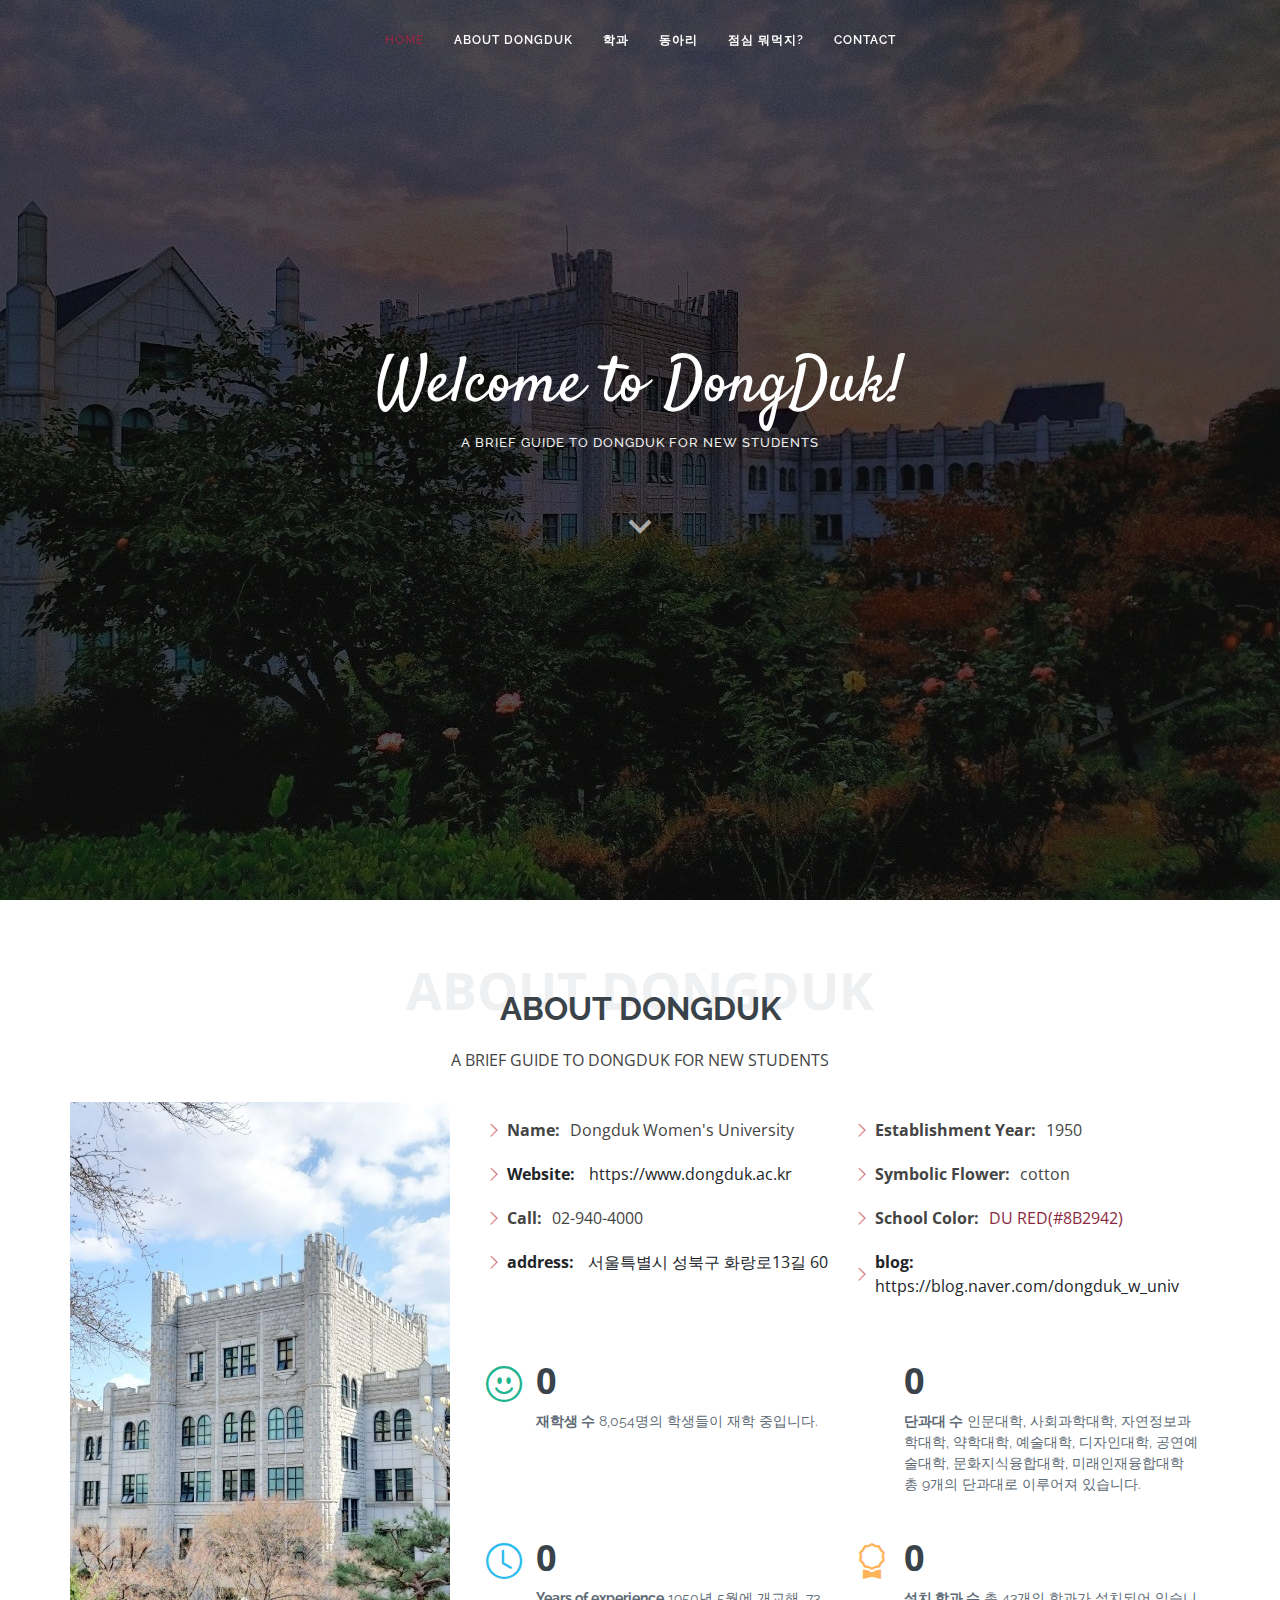
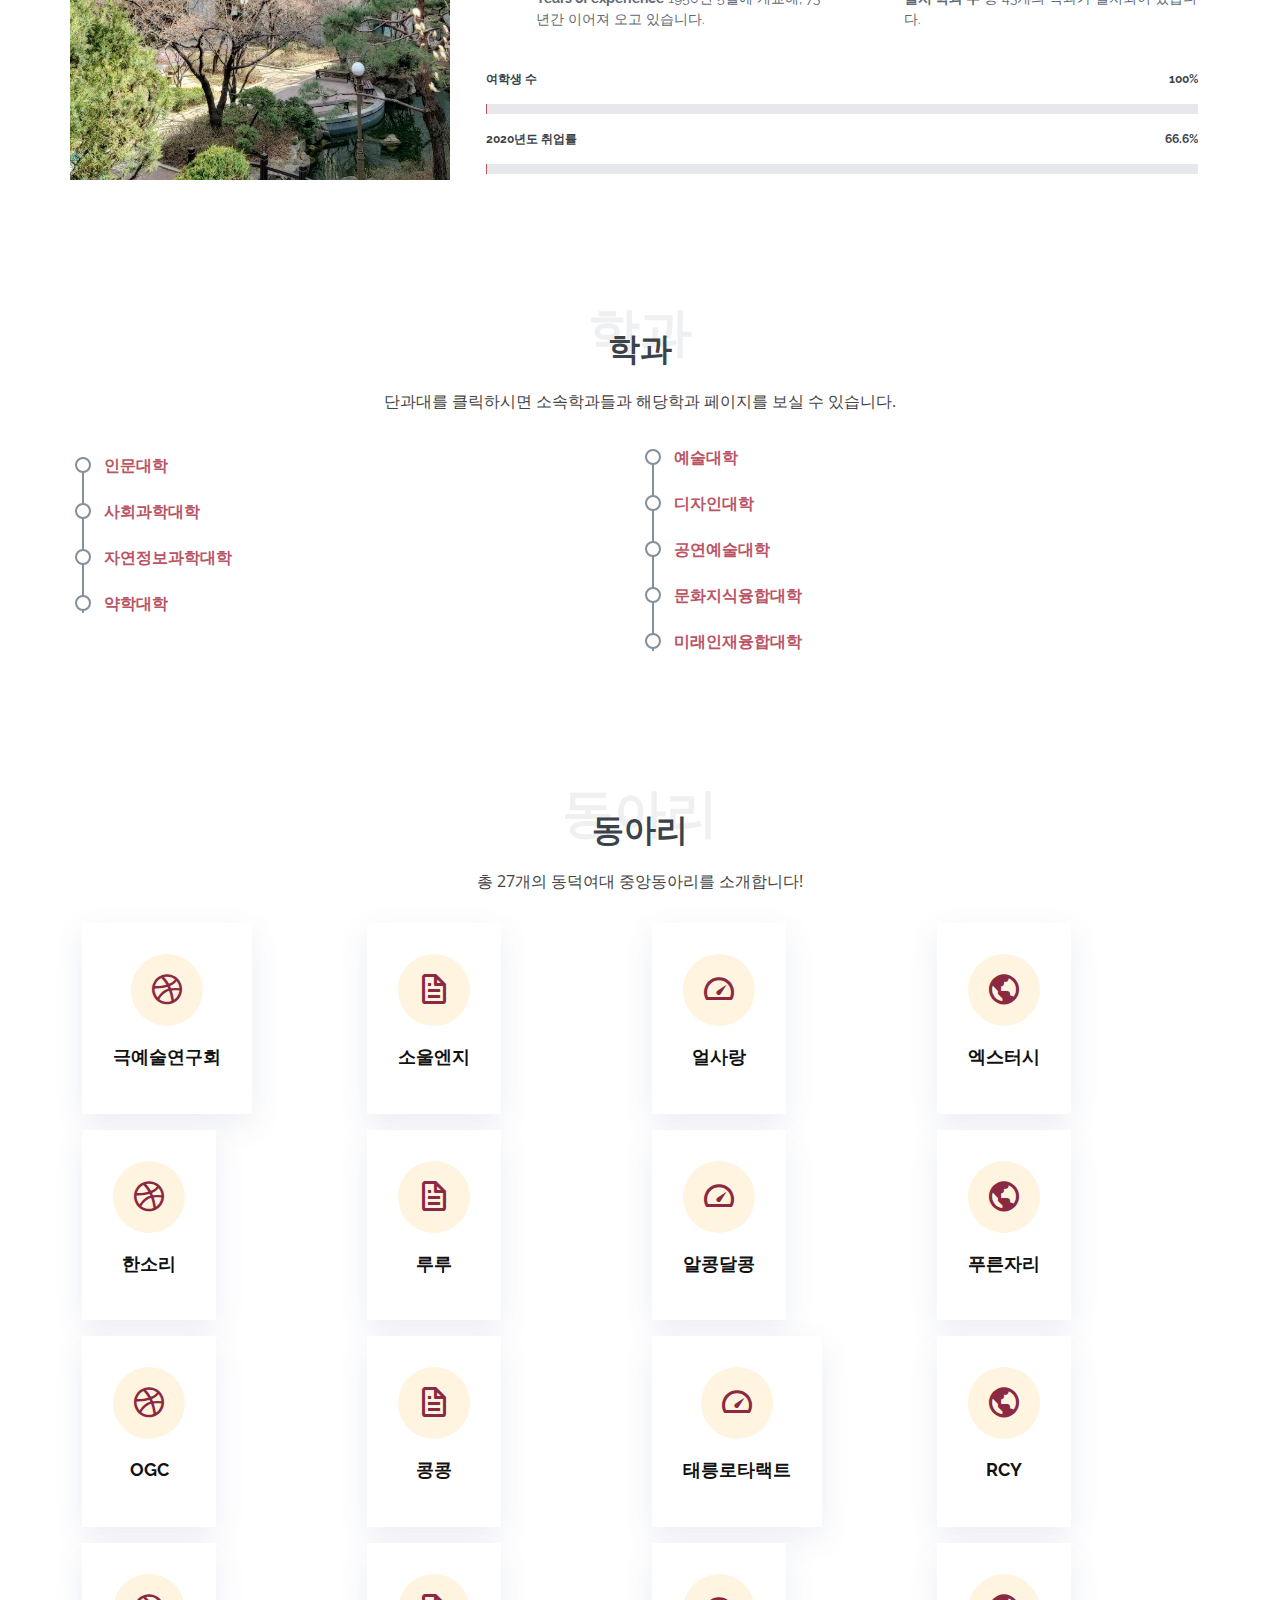
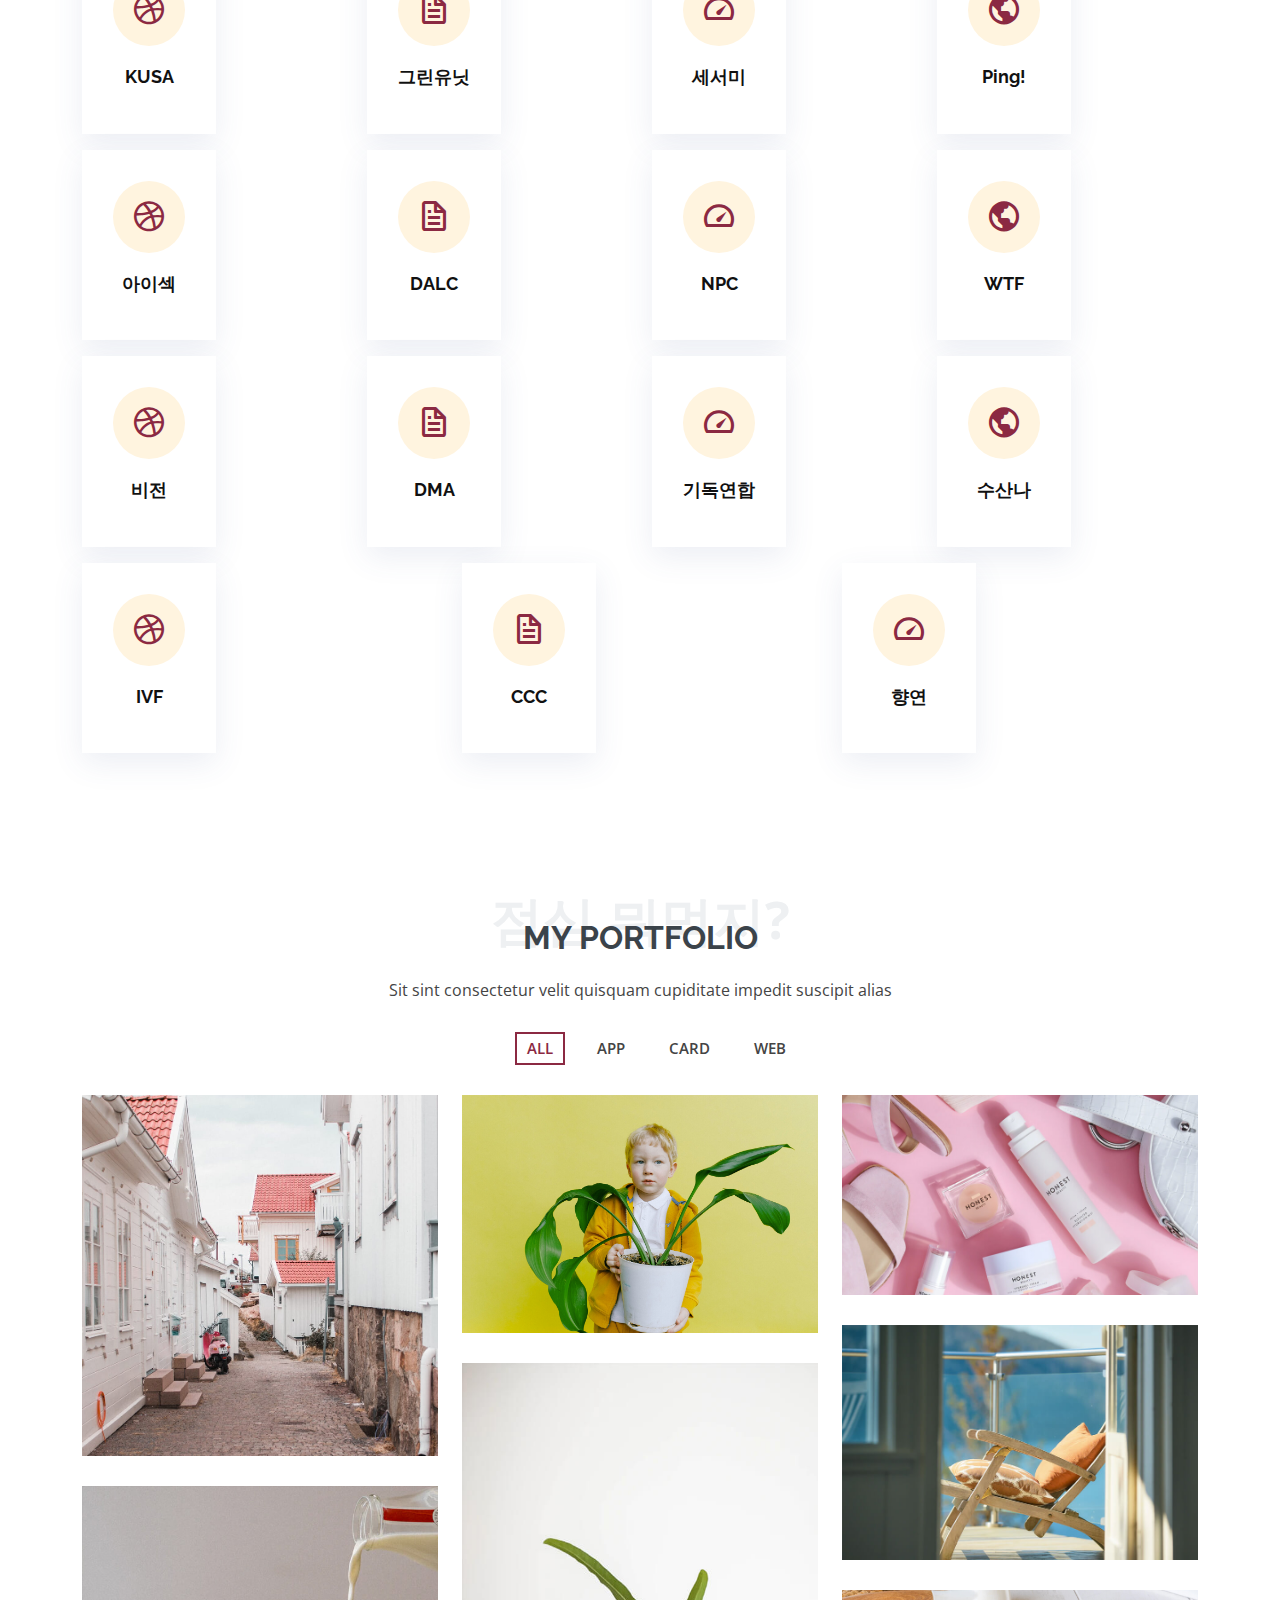
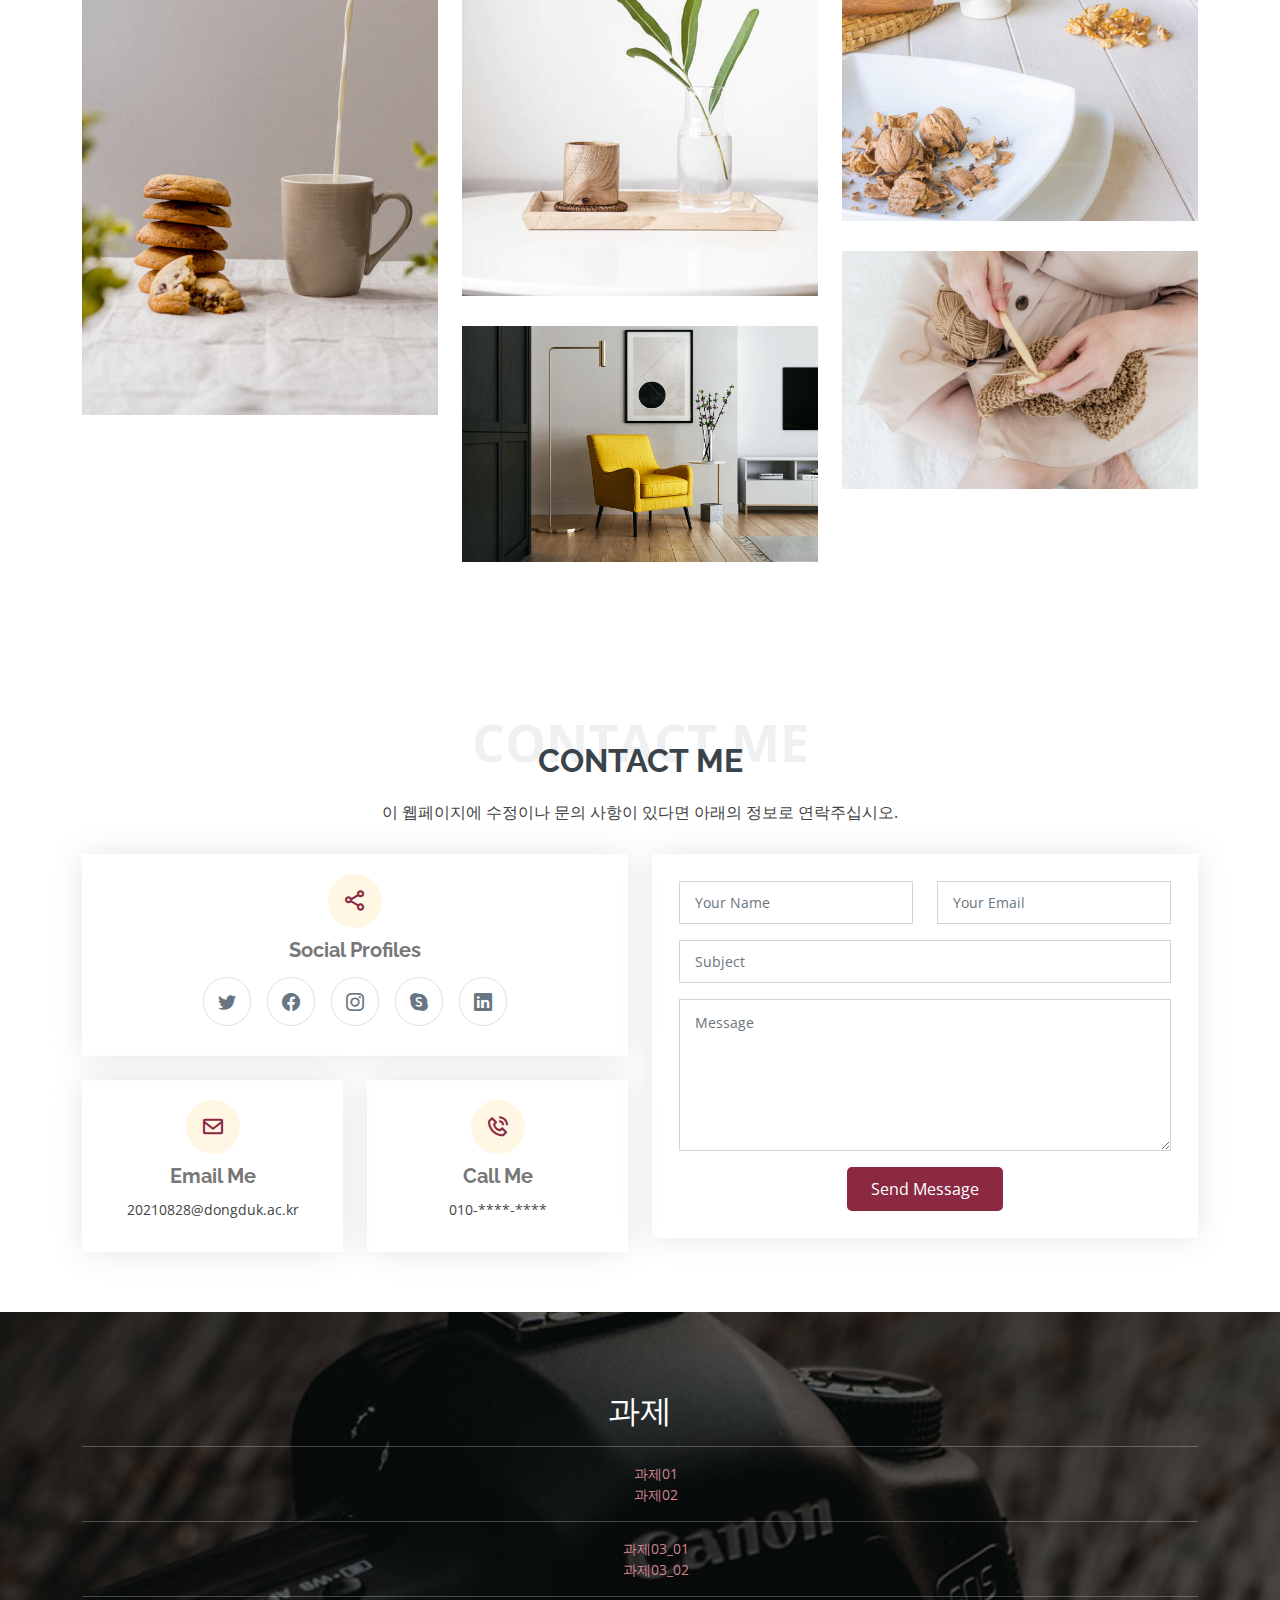
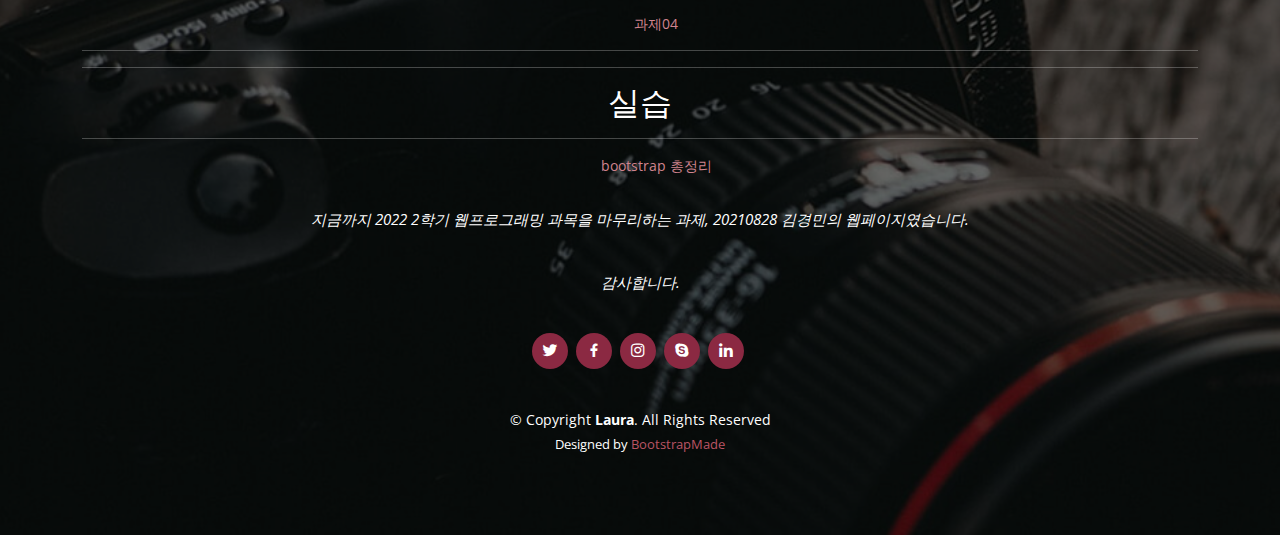
<file: index.html>
<!DOCTYPE html>
<html lang="en">

<head>
  <meta charset="utf-8">
  <meta content="width=device-width, initial-scale=1.0" name="viewport">

  <title>welcome to dongduk! - Index</title>
  <meta content="" name="description">
  <meta content="" name="keywords">

  <!-- Favicons -->
  <link href="assets/img/favicon.png" rel="icon">
  <link href="assets/img/apple-touch-icon.png" rel="apple-touch-icon">

  <!-- Google Fonts -->
  <link href="https://fonts.googleapis.com/css?family=Open+Sans:300,300i,400,400i,600,600i,700,700i|Raleway:300,300i,400,400i,500,500i,600,600i,700,700i|Satisfy" rel="stylesheet">

  <!-- Vendor CSS Files -->
  <link href="assets/vendor/bootstrap/css/bootstrap.min.css" rel="stylesheet">
  <link href="assets/vendor/bootstrap-icons/bootstrap-icons.css" rel="stylesheet">
  <link href="assets/vendor/boxicons/css/boxicons.min.css" rel="stylesheet">
  <link href="assets/vendor/glightbox/css/glightbox.min.css" rel="stylesheet">
  <link href="assets/vendor/swiper/swiper-bundle.min.css" rel="stylesheet">



  <!-- Template Main CSS File -->
  <link href="assets/css/style.css" rel="stylesheet">

  <!-- =======================================================
  * Template Name: Laura - v4.10.0
  * Template URL: https://bootstrapmade.com/laura-free-creative-bootstrap-theme/
  * Author: BootstrapMade.com
  * License: https://bootstrapmade.com/license/
  ======================================================== -->
</head>

<body>

  <!-- ======= Header ======= -->
  <header id="header" class="fixed-top d-flex justify-content-center align-items-center header-transparent">

    <nav id="navbar" class="navbar">
      <ul>
        <li><a class="nav-link scrollto active" href="#hero">Home</a></li>
        <li><a class="nav-link scrollto" href="#about">about dongduk</a></li>
        <li><a class="nav-link scrollto" href="#resume">학과</a></li>
        <li><a class="nav-link scrollto" href="#services">동아리</a></li>
        <li><a class="nav-link scrollto " href="#portfolio">점심 뭐먹지?</a></li>
        <li><a class="nav-link scrollto" href="#contact">Contact</a></li>
      </ul>
      <i class="bi bi-list mobile-nav-toggle"></i>
    </nav><!-- .navbar -->

  </header><!-- End Header -->

  <!-- ======= Hero Section ======= -->
  <section id="hero">
    <div class="hero-container">
      <h1>Welcome to DongDuk!</h1>
      <h2>A brief guide to Dongduk for new students</h2>
      <a href="#about" class="btn-scroll scrollto" title="Scroll Down"><i class="bx bx-chevron-down"></i></a>
    </div>
  </section><!-- End Hero -->

  <main id="main">

    <!-- ======= About Me Section ======= -->
    <section id="about" class="about">
      <div class="container">

        <div class="section-title">
          <span>About DongDuk</span>
          <h2>About DongDuk</h2>
          <p>A BRIEF GUIDE TO DONGDUK FOR NEW STUDENTS</p>
        </div>


        <div class="row">
          <div class="image col-lg-4 d-flex align-items-stretch justify-content-center justify-content-lg-start"></div>
          <div class="col-lg-8 d-flex flex-column align-items-stretch">
            <div class="content ps-lg-4 d-flex flex-column justify-content-center">
              <div class="row pt-3">
                <div class="col-lg-6">
                  <ul>
                    <li><i class="bi bi-chevron-right"></i> <strong>Name:</strong> <span>Dongduk Women's University</span></li>
                    <li><i class="bi bi-chevron-right"></i> <a href="https://www.dongduk.ac.kr/"  class="text-body">
                      <strong>Website:</strong> <span>https://www.dongduk.ac.kr</span></a></li>
                    <li><i class="bi bi-chevron-right"></i> <strong>Call:</strong> <span>02-940-4000</span></li>
                    <li><i class="bi bi-chevron-right"></i>
                      <a href="https://map.naver.com/v5/entry/place/11593461?c=14141782.7682132,4524032.9718274,15,0,0,0,dh" class="text-body">
                        <strong>address:</strong> <span>서울특별시 성북구 화랑로13길 60</span></a></li></ul>
                </div>
                <div class="col-lg-6">
                  <ul>
                    <li><i class="bi bi-chevron-right"></i> <strong>Establishment Year:</strong> <span>1950</span></li>
                    <li><i class="bi bi-chevron-right"></i> <strong>Symbolic Flower:</strong> <span>cotton</span></li>
                    <li><i class="bi bi-chevron-right"></i> <strong>School Color:</strong> <span style="color:#8B2942">DU RED(#8B2942)</span></li>
                    <li><i class="bi bi-chevron-right"></i> <a href="https://blog.naver.com/dongduk_w_univ" class="text-body"><strong>blog:</strong> <span>https://blog.naver.com/dongduk_w_univ</span></a></li>
                  </ul>
                </div>
              </div>
              <div class="row mt-n4">
                <div class="col-md-6 mt-5 d-md-flex align-items-md-stretch">
                  <div class="count-box">
                    <i class="bi bi-emoji-smile" style="color: #20b38e;"></i>
                    <span data-purecounter-start="0" data-purecounter-end="8054" data-purecounter-duration="1" class="purecounter"></span>
                    <p><strong>재학생 수</strong> 8,054명의 학생들이 재학 중입니다. </p>
                  </div>
                </div>

                <div class="col-md-6 mt-5 d-md-flex align-items-md-stretch">
                  <div class="count-box">
                    <i class="bi bi-journal-richtextr" style="color: #8a1ac2;"></i>
                    <span data-purecounter-start="0" data-purecounter-end="9" data-purecounter-duration="1" class="purecounter"></span>
                    <p><strong>단과대 수</strong> 인문대학, 사회과학대학, 자연정보과학대학, 약학대학, 예술대학, 디자인대학, 공연예술대학, 문화지식융합대학, 미래인재융합대학 총 9개의 단과대로 이루어져 있습니다.</p>
                  </div>
                </div>

                <div class="col-md-6 mt-5 d-md-flex align-items-md-stretch">
                  <div class="count-box">
                    <i class="bi bi-clock" style="color: #2cbdee;"></i>
                    <span data-purecounter-start="0" data-purecounter-end="73" data-purecounter-duration="1" class="purecounter"></span>
                    <p><strong>Years of experience</strong> 1950년 5월에 개교해, 73년간 이어져 오고 있습니다.</p>
                  </div>
                </div>

                <div class="col-md-6 mt-5 d-md-flex align-items-md-stretch">
                  <div class="count-box">
                    <i class="bi bi-award" style="color: #ffb459;"></i>
                    <span data-purecounter-start="0" data-purecounter-end="43" data-purecounter-duration="1" class="purecounter"></span>
                    <p><strong>설치 학과 수</strong> 총 43개의 학과가 설치되어 있습니다. </p>
                  </div>
                </div>
              </div>
            </div><!-- End .content-->

            <div class="skills-content ps-lg-4">
              <div class="progress">
                <span class="skill">여학생 수<i class="val">100%</i></span>
                <div class="progress-bar-wrap">
                  <div class="progress-bar" role="progressbar" aria-valuenow="100" aria-valuemin="0" aria-valuemax="100"></div>
                </div>
              </div>
              <div class="progress">
                <span class="skill">2020년도 취업률<i class="val">66.6%</i></span>
                <div class="progress-bar-wrap">
                  <div class="progress-bar" role="progressbar" aria-valuenow="66.6" aria-valuemin="0" aria-valuemax="100"></div>
                </div>
              </div>
              </div>
            </div>

          </div>
        </div>
      </div>
    </section><!-- End About Me Section -->

    <!-- ======= My Resume Section ======= -->
    <section id="resume" class="resume">
      <div class="container">
        <div class="section-title">
          <span>학과</span>
          <h2>학과</h2>
          <p>단과대를 클릭하시면 소속학과들과 해당학과 페이지를 보실 수 있습니다.</p>
        </div>

        <div class="row"  style="color:#8B2942">
          <div class="col-lg-6 pt-2 pb-3">
            <h3> </h3>
            <h3> </h3>
            <div class="resume-item" style="color:#BA5464">
              <h4><a href="#humanities" data-bs-toggle="collapse">인문대학</a></h4>
              <div id="humanities" class="collapse">
                <p><li><a href="https://korean.dongduk.ac.kr/" class="text-muted"> 국어국문학과</a></li></p>
                <p><li><a href="https://www4410.dongduk.ac.kr/main" class="text-muted">국사학과</a></li></p>
                <p><li><a href="https://creative.dongduk.ac.kr/" class="text-muted">문예창작과</a></li></p>
                <p><li><a href="https://english.dongduk.ac.kr/" class="text-muted">영어과</a></li></p>
                <p><li><a href="https://japanese.dongduk.ac.kr/main" class="text-muted">일본어과</a></li></p>
                <p><li><a href="https://french.dongduk.ac.kr/main" class="text-muted">프랑스어과</a></li></p>
                <p><li><a href="https://german.dongduk.ac.kr/" class="text-muted">독일어과</a></li></p>
                <p><li><a href="https://ddchinese.dongduk.ac.kr/" class="text-muted">중어중국학과</a></li></p>
                <p><li><a href="https://eustudies.dongduk.ac.kr/" class="text-muted">유러피언스터디즈학과</a></li></p>
                </div>
            </div>
            <div class="resume-item">
              <h4><a href="#socialscience" data-bs-toggle="collapse">사회과학대학</a></h4>
              <div id="socialscience" class="collapse">
                <p><li><a href="http://manage.dongduk.ac.kr/" class="text-muted"> 경영학과</a></li></p>
                <p><li><a href="http://economy.dongduk.ac.kr/" class="text-muted">경제학과</a></li></p>
                <p><li><a href="http://ib.dongduk.ac.kr/" class="text-muted">국제경영학과</a></li></p>
                <p><li><a href="http://child.dongduk.ac.kr/" class="text-muted">아동학과</a></li></p>
                <p><li><a href="http://social.dongduk.ac.kr/" class="text-muted">사회복지학과</a></li></p>
                <p><li><a href="http://libinfo.dongduk.ac.kr/" class="text-muted">문헌정보학과</a></li></p>
                <p><li><a href="http://accounting.dongduk.ac.kr/" class="text-muted">세무회계학과</a></li></p>
                </div>
            </div>
            <div class="resume-item">
              <h4><a href="#naturalinfo" data-bs-toggle="collapse">자연정보과학대학</a></h4>
              <div id="naturalinfo" class="collapse">
                <p><li><a href="https://nutrition.dongduk.ac.kr/" class="text-muted"> 식품영양학과</a></li></p>
                <p><li><a href="https://health.dongduk.ac.kr/" class="text-muted">보건관리학과</a></li></p>
                <p><li><a href="https://health.dongduk.ac.kr/" class="text-muted">응용화학전공</a></li></p>
                <p><li><a href="https://cosmetics.dongduk.ac.kr/" class="text-muted">화장룸학전공</a></li></p>
                <p><li><a href="https://cs.dongduk.ac.kr/" class="text-muted">컴퓨터학과</a></li></p>
                <p><li><a href="https://cs.dongduk.ac.kr/" class="text-muted">정보통계학과</a></li></p>
                <p><li><a href="https://pe4500.dongduk.ac.kr/" class="text-muted">체육학과</a></li></p>
                </div>
            </div>
            <div class="resume-item">
              <h4><a href="#pharmacy" data-bs-toggle="collapse">약학대학</a></h4>
              <div id="pharmacy" class="collapse">
                <p><li><a href="https://pharmacy.dongduk.ac.kr/web/index.do" class="text-muted">약학대학</a></li></p>
                </div>
            </div>
          </div>
          <div class="col-lg-6">
            <h3> </h3>
            <div class="resume-item">
              <h4><a href="#art" data-bs-toggle="collapse">예술대학</a></h4>
              <div id="art" class="collapse">
                <p><li><a href="http://www4530.dongduk.ac.kr/" class="text-muted">회화과</a></li></p>
                <p><li><a href="http://craft.dongduk.ac.kr/" class="text-muted">디지털공예과</a></li></p>
                <p><li><a href="http://curator.dongduk.ac.kr/" class="text-muted">큐레이터학과</a></li></p>
                <p><li><a href="http://piano.dongduk.ac.kr/" class="text-muted">피아노과</a></li></p>
                <p><li><a href="http://orche.dongduk.ac.kr/" class="text-muted">관현악과</a></li></p>
                <p><li><a href="http://musicavocale.dongduk.ac.kr/" class="text-muted">성악과</a></li></p>
                </div>
            </div>
            <div class="resume-item">
              <h4><a href="#design" data-bs-toggle="collapse">디자인대학</a></h4>
              <div id="design" class="collapse">
                <p><li><a href="http://fashion.dongduk.ac.kr/" class="text-muted">패션디자인학과</a></li></p>
                <p><li><a href="http://vindesign.dongduk.ac.kr/" class="text-muted">시각&실내디자인학과</a></li></p>
                <p><li><a href="http://media.dongduk.ac.kr/" class="text-muted">미디어디자인학과</a></li></p>
                </div>
            </div>
            <div class="resume-item">
              <h4><a href="#perfoart" data-bs-toggle="collapse">공연예술대학</a></h4>
              <div id="perfoart" class="collapse">
                <p><li><a href="https://ddance.dongduk.ac.kr/main" class="text-muted">무용과</a></li></p>
                <p><li><a href="https://broadcasting.dongduk.ac.kr/main" class="text-muted">방송연예과</a></li></p>
                <p><li><a href="https://appliedmusic.dongduk.ac.kr/" class="text-muted">실용음악과</a></li></p>
                <p><li><a href="https://www.dongduk.ac.kr/kor/edu/pfinfo.do" class="text-muted">모델과</a></li></p>
              </div>
            </div>
            <div class="resume-item">
              <h4><a href="#culturalknow" data-bs-toggle="collapse">문화지식융합대학</a></h4>
              <div id="culturalknow" class="collapse">
                <p><li><a href="https://commcon.dongduk.ac.kr/" class="text-muted">커뮤니케이션콘텐츠전공</a></li></p>
                <p><li><a href="https://mice.dongduk.ac.kr/" class="text-muted">글로벌MICE전공</a></li></p>
                <p><li><a href="https://ancm.dongduk.ac.kr/" class="text-muted">문화예술경영전공</a></li></p>
                <p><li><a href="https://hcis.dongduk.ac.kr/" class="text-muted">HCI사이어스전공</a></li></p>
                </div>
            </div>
            <div class="resume-item">
              <h4><a href="#futuretalent" data-bs-toggle="collapse">미래인재융합대학</a></h4>
              <div id="futuretalent" class="collapse">
                <p><li><a href="http://accounting.dongduk.ac.kr/" class="text-muted">세무회계학과</a></li></p>
                <p><li><a class="text-muted">금융융합경영학과</a></li></p>
                </div>
            </div>
        </div>

      </div>
      </div></section><!-- End My Resume Section -->

    <!-- ======= My Services Section ======= -->
    <section id="services" class="services">
      <div class="container">

        <div class="section-title">
          <span>동아리</span>
          <h2>동아리</h2>
          <p>총 27개의 동덕여대 중앙동아리를 소개합니다!</p>
        </div>

        <div class="row">
          <div class="col-sm-4 col-md-3 col-lg-3 d-flex align-items-stretch mb-5 pb-3 mb-lg-0">
            <div class="icon-box">
              <div class="icon"><i class="bx bxl-dribbble"></i></div>
              <h4 class="title"><a href="#play" data-bs-toggle="collapse">극예술연구회</a></h4>
              <p id="play" class="description collapse">"그림자를 비추는 사람들, 동덕극회" 중앙 연극 동아리 '극예술연구회'입니다. 연기 실력, 전문 지식, 군기-모두 필요없습니다. 우리는 오직 연극에 대한 관심, 호기심, 사랑으로 모였습니다. 우리와 같은 꿈을 꾸고 계시는 분들에게 극회의 문은 언제나 열려 있습니다. '동등한 자리'에서 '함께' 연극을 만들어 봅시다.</p>
            </div>
          </div>

          <div class="col-sm-4 col-md-3 col-lg-3 d-flex align-items-stretch mb-5 pb-3 mb-lg-0">
            <div class="icon-box">
              <div class="icon"><i class="bx bx-file"></i></div>
              <h4 class="title"><a href="#c2" data-bs-toggle="collapse">소울엔지</a></h4>
              <p id="c2" class="description collapse">케이팝과 해외팝송 커버와 창작을 위주로 활동하고 있는 중앙댄스동아리 소울렌지입니다! 축제와 축하공연 등 교내공연 물론이고 소울엔지만의 무대로 가득한 정기공연 또한 참여하고 있습니다. 관련영상과 공지는 소울엔지 인스타(@ddw_soul_ng)계정을 참고해 주세요.</p>
            </div>
          </div>

          <div class="col-sm-4 col-md-3 col-lg-3 d-flex align-items-stretch mb-5 pb-3 mb-lg-0">
            <div class="icon-box">
              <div class="icon"><i class="bx bx-tachometer"></i></div>
              <h4 class="title"><a href="#c3" data-bs-toggle="collapse">얼사랑</a></h4>
              <p id="c3" class="description collapse">민주동덕 중앙 노래패 얼사랑입니다. 민중가요와 대중가요를 노래하고, 악기를 통해 연주하는 공연 동아리입니다.</p>
            </div>
          </div>

          <div class="col-sm-4 col-md-3 col-lg-3 d-flex align-items-stretch mb-5 pb-3 mb-lg-0">
            <div class="icon-box">
              <div class="icon"><i class="bx bx-world"></i></div>
              <h4 class="title"><a href="#c4" data-bs-toggle="collapse">엑스터시</a></h4>
              <p id="c4" class="description collapse">EXTASY는 보컬, 기타, 베이스, 드럼, 키보드로 구성되어있으며 연합공연, 정기공연을 통해 무대에 올라 공연을 할 수 있는 동덕여대 중앙락밴드동아리입니다. 락에 대한 열정이 있는 학우분 모두를 환영합니다</p>
            </div>
          </div>


          <div class="col-sm-4 col-md-3 col-lg-3 d-flex align-items-stretch mb-5 pb-3 mb-lg-0">
            <div class="icon-box">
              <div class="icon"><i class="bx bxl-dribbble"></i></div>
              <h4 class="title"><a href="#c5" data-bs-toggle="collapse">한소리</a></h4>
              <p id="c5" class="description collapse">지화자! 즐거운 동아리 활동을 하고 싶다면 정답은 중앙 풍물패 한소리! 꽹과리, 장구, 북, 소고와 함께 뛰고 함께 치며 신나는 활동 같이 해요! 얼씨구~ 좋다!</p>
            </div>
          </div>

          <div class="col-sm-4 col-md-3 col-lg-3 d-flex align-items-stretch mb-5 pb-3 mb-lg-0">
            <div class="icon-box">
              <div class="icon"><i class="bx bx-file"></i></div>
              <h4 class="title"><a href="#c6" data-bs-toggle="collapse">루루</a></h4>
              <p id="c6" class="description collapse">동덕여자대학교 유일한 만화동아리로서 제9의 예술인 만화와 더불어 다양한 서브컬쳐문화에 대하여 정보를 교환하고 친목을 다지며 서로의 창작활동을 지원하는 동아리입니다.</p>
            </div>
          </div>

          <div class="col-sm-4 col-md-3 col-lg-3 d-flex align-items-stretch mb-5 pb-3 mb-lg-0">
            <div class="icon-box">
              <div class="icon"><i class="bx bx-tachometer"></i></div>
              <h4 class="title"><a href="#c7" data-bs-toggle="collapse">알콩달콩</a></h4>
              <p id="c7" class="description collapse">알콩달콩은 동덕여대 유일 요리 중앙동아리로서 '요리로 행복나누기'라는 모토를 가지고 있습니다. 한식, 양식부터 베이킹까지 다양한 요리 활동을 함께 하고 있습니다. 뿐만 아니라 맛집탐방, 타학교 요리동아리와의 교류도 진행하고 있습니다.</p>
            </div>
          </div>

          <div class="col-sm-4 col-md-3 col-lg-3 d-flex align-items-stretch mb-5 pb-3 mb-lg-0">
            <div class="icon-box">
              <div class="icon"><i class="bx bx-world"></i></div>
              <h4 class="title"><a href="#c8" data-bs-toggle="collapse">푸른자리</a></h4>
              <p id="c8" class="description collapse">안녕하세요. 학우 여러분! 동덕여자대학교 중앙사진동아리 푸른자리입니다. 푸른자리는 47년 전통의 동아리로 학기 중 정기출사와 방학 중 장기출사, 스터디, 전시회 등 사진과 관련된 여러 활동을 하고 있습니다. 당신이 있을 자리, 푸른자리!</p>
            </div>
          </div>
          <div class="col-sm-4 col-md-3 col-lg-3 d-flex align-items-stretch mb-5 pb-3 mb-lg-0">
            <div class="icon-box">
              <div class="icon"><i class="bx bxl-dribbble"></i></div>
              <h4 class="title"><a href="#c9" data-bs-toggle="collapse">OGC</a></h4>
              <p id="c9" class="description collapse">안녕하세요. 동덕 유일의 중앙 게임동아리 OCG입니다! OCG는 여성 게이머들 간의 화합과 결속을 가지고, 다양한 활동을 통해 게임 문화의 인식을 변화시킴으로써 교내외 여성 게이머들의 쾌적한 게임 환경을 마련하기 위한 목적을 가지고 모인 사람들이 활동하는 동아립니다.</p>
            </div>
          </div>

          <div class="col-sm-4 col-md-3 col-lg-3 d-flex align-items-stretch mb-5 pb-3 mb-lg-0">
            <div class="icon-box">
              <div class="icon"><i class="bx bx-file"></i></div>
              <h4 class="title"><a href="#c10" data-bs-toggle="collapse">콩콩</a></h4>
              <p id="c10" class="description collapse">1993년 아동학과 소모임으로 시작한 27년 전통의 교육 봉사 동아리입니다. 매주 1회, 센터 및 복지관에서 귀여운 아이들과 보람찬 교육 봉사를 하고 매달 1회, 정기적인 동아리 회의 '아동보고협의회'를 통해 아이들을 위한 의견 제시 및 피드백 시간을 가지고 있습니다.</p>
            </div>
          </div>

          <div class="col-sm-4 col-md-3 col-lg-3 d-flex align-items-stretch mb-5 pb-3 mb-lg-0">
            <div class="icon-box">
              <div class="icon"><i class="bx bx-tachometer"></i></div>
              <h4 class="title"><a href="#c11" data-bs-toggle="collapse">태릉로타랙트</a></h4>
              <p id="c11" class="description collapse">안녕하세요! 태릉로타랙트입니다. 저희 태릉로타랙트는 한국항공대학교 항공운항학과 학생들과 동덕여자대학교 학생들의 연합 사회 봉사 동아리입니다. 로타랙트 3650 지구에 속하며 14개의 대학(클럽)과 교류합니다. 서울청소년센터에서 매주 수요일에 주회를 진행하며, 매주 토요일에는 동천의집이라는 장애인 복지 시설에서 봉사를 합니다. 그리고 다양한 대외활동도 진행하고 있습니다.</p>
            </div>
          </div>

          <div class="col-sm-4 col-md-3 col-lg-3 d-flex align-items-stretch mb-5 pb-3 mb-lg-0">
            <div class="icon-box">
              <div class="icon"><i class="bx bx-world"></i></div>
              <h4 class="title"><a href="#c12" data-bs-toggle="collapse">RCY</a></h4>
              <p id="c12" class="description collapse">동덕여대 RCY는 대한적십자사에 속해있는 봉사 동아리로 경희대, 동국대, 중앙대, 성신여대, 과기대 등 24개의 학교가 연합되어 있습니다. 매달 다양한 봉사활동을 진행하고 있으며, 2021년에는 비대면 봉사로 DIY키트제작, 플로깅 등 참여해 왔습니다. 동덕여대지부뿐만 아니라 타 학교의 RCY와 함께 연합봉사활동도 진행하고 있습니다.</p>
            </div>
          </div>
          <div class="col-sm-4 col-md-3 col-lg-3 d-flex align-items-stretch mb-5 pb-3 mb-lg-0">
            <div class="icon-box">
              <div class="icon"><i class="bx bxl-dribbble"></i></div>
              <h4 class="title"><a href="#c13" data-bs-toggle="collapse">KUSA</a></h4>
              <p id="c13" class="description collapse">쿠사는 한국유네스코학생회입니다. 현재 유엔 Sdgs에 따라 고려대 햇빛촌과 같이 교육봉사를 하고 있으며 서울에 약 15개 대학교와 연합 동아리 입니다.</p>
            </div>
          </div>

          <div class="col-sm-4 col-md-3 col-lg-3 d-flex align-items-stretch mb-5 pb-3 mb-lg-0">
            <div class="icon-box">
              <div class="icon"><i class="bx bx-file"></i></div>
              <h4 class="title"><a href="#c14" data-bs-toggle="collapse">그린유닛</a></h4>
              <p id="c14" class="description collapse">안녕하세요. 동덕여자대학교 중앙동아리 그린유닛입니다! 그린유닛은 클린한 캠퍼스, 건강한 캠퍼스를 추구함을 목적으로 절주와 인구문제에 대해 생각하는 동아리입니다. 졸업요건인 사회봉사를 충족시킬수 있으며 보건, 절주, 인구와 관련된 다양한 교내외 캠페인과 봉사 등의 활동을 통해 좋은 경험을 쌓을 수 있습니다!</p>
            </div>
          </div>

          <div class="col-sm-4 col-md-3 col-lg-3 d-flex align-items-stretch mb-5 pb-3 mb-lg-0">
            <div class="icon-box">
              <div class="icon"><i class="bx bx-tachometer"></i></div>
              <h4 class="title"><a href="#c15" data-bs-toggle="collapse">세서미</a></h4>
              <p id="c15" class="description collapse"> 안녕하세요. 동덕여대 중앙창업동아리 세서미입니다! 세서미는 매년 "세성과 상호작용하는 창업으로 더 나은 내일을 꿈꾸자"는 모토를 가지고 의미있는, 메시지가 있는 창업 프로젝트를 진행하고 있습니다. 세서미는 주도적으로 창업을 공부하고 관련활동을 실전 경험하고자 자율적으로 설립된 동아리입니다.</p>
            </div>
          </div>

          <div class="col-sm-4 col-md-3 col-lg-3 d-flex align-items-stretch mb-5 pb-3 mb-lg-0">
            <div class="icon-box">
              <div class="icon"><i class="bx bx-world"></i></div>
              <h4 class="title"><a href="#c16" data-bs-toggle="collapse">Ping!</a></h4>
              <p id="c16" class="description collapse">동덕여대 보안 동아리 Ping! 입니다. '보안'을 주제로 IT 관련 지식을 넓히고 함께 소통하고 싶은 분들이라면 누구든지 환영합니다.</p>
            </div>
          </div>

          <div class="col-sm-4 col-md-3 col-lg-3 d-flex align-items-stretch mb-5 pb-3 mb-lg-0">
            <div class="icon-box">
              <div class="icon"><i class="bx bxl-dribbble"></i></div>
              <h4 class="title"><a href="#c17" data-bs-toggle="collapse">아이섹</a></h4>
              <p id="c17" class="description collapse">아이섹은 UN이 인정한 세계 최대 규모의 비영리 청년 리더십 단체로, 해외 114개국에서 1100여개의 대학이 함께하고 있습니다. 1963년부터 황동한 AIESEC in KOREA는 14개의 대학지부가 운영하고 있으며 AIESEC in DWU는 2022년 기준 3개의 정회원 지부 중 하나인 지부입니다.
아이섹은 동덕여대 지부는 2002년에 설립되었으며, '세계평화와 잠재력의 실현'이라는 비전에 따라 SDGs활동을 부서별로 진행하고 있습니다. 동아리 부서구성은 국내교류부서, 해외교류부서, 기업개발부서, 마케팅부서, 인재관리부서, 재무관리부서로 이루어져 있습니다.</p>
            </div>
          </div>

          <div class="col-sm-4 col-md-3 col-lg-3 d-flex align-items-stretch mb-5 pb-3 mb-lg-0">
            <div class="icon-box">
              <div class="icon"><i class="bx bx-file"></i></div>
              <h4 class="title"><a href="#c18" data-bs-toggle="collapse">DALC</a></h4>
              <p id="c18" class="description collapse">안녕하세요, 저희는 동덕여자대학교 AI동아리 DALC입니다. 하나의 웹서비스를 완성해가며 협업능력을 기르고, 빅데이터 기술을 익히는 동아리 입니다. 학기중에는 프로젝트의 큰 틀을 세우기 위한 기획 및 디자인을 완료하고, 개발에 필요한 기술 공부를 합니다. 방학 중에는 개발에 돌입하여 서비스를 완성합니다.</p>
            </div>
          </div>

          <div class="col-sm-4 col-md-3 col-lg-3 d-flex align-items-stretch mb-5 pb-3 mb-lg-0">
            <div class="icon-box">
              <div class="icon"><i class="bx bx-tachometer"></i></div>
              <h4 class="title"><a href="#c19" data-bs-toggle="collapse">NPC</a></h4>
              <p id="c19" class="description collapse">동덕여자대학교 게임 개발 동아리 NPC입니다. 게임 개발 언어를 학습하고 여러깆 툴을 다뤄보면서 게임이 만들어지기까지의 기획, 원화 디자인, 시나리오 작성, 프로그래밍 과정을 직접 체험해보고 학우들과 함께 개발한 게임을 출시하는 것을 목표로 삼고 있습니다.</p>
            </div>
          </div>

          <div class="col-sm-4 col-md-3 col-lg-3 d-flex align-items-stretch mb-5 pb-3 mb-lg-0">
            <div class="icon-box">
              <div class="icon"><i class="bx bx-world"></i></div>
              <h4 class="title"><a href="#c20" data-bs-toggle="collapse">WTF</a></h4>
              <p id="c20" class="description collapse">동덕여자대학교 중앙여성학동아리 What The Feminism은 성차별과 성별 이분법에 저항하고자 하는개인들이 서로를 지지할 수 있는 기반을 마련하기 위하여 결성하였습니다. 모두가 존엄을 지키고 살아갈 수 있는 사회를 지향하며, 사회적 소수자와 연대하고 행동합니다.</p>
            </div>
          </div>
          <div class="col-sm-4 col-md-3 col-lg-3 d-flex align-items-stretch mb-5 pb-3 mb-lg-0">
            <div class="icon-box">
              <div class="icon"><i class="bx bxl-dribbble"></i></div>
              <h4 class="title"><a href="#c21" data-bs-toggle="collapse">비전</a></h4>
              <p id="c21" class="description collapse">비전(飛箭)은 우리나라의 전통 무술인 '국궁'을 배우는 동아리 입니다. 서울권대학 국궁동아리 연합 및 한국궁도대학연맹 소속으로, 비전에서는 활을 쏘며 집중력과 통찰력을 기를 수 있고 화살을 과녁에 맞히는 짜릿한 성취감을 맛볼 수 있습니다.</p>
            </div>
          </div>

          <div class="col-sm-4 col-md-3 col-lg-3 d-flex align-items-stretch mb-5 pb-3 mb-lg-0">
            <div class="icon-box">
              <div class="icon"><i class="bx bx-file"></i></div>
              <h4 class="title"><a href="#c22" data-bs-toggle="collapse">DMA</a></h4>
              <p id="c22" class="description collapse">주짓수 호신술 동아리 Dongduk Martial Arts, DMA입니다. 건강한 신체 만들기와 주짓수를 바탕으로 한 기본적인 호신술 체득을 목표로 합니다.</p>
            </div>
          </div>

          <div class="col-sm-4 col-md-3 col-lg-3 d-flex align-items-stretch mb-5 pb-3 mb-lg-0">
            <div class="icon-box">
              <div class="icon"><i class="bx bx-tachometer"></i></div>
              <h4 class="title"><a href="#c23" data-bs-toggle="collapse">기독연합</a></h4>
              <p id="c23" class="description collapse">기독연합은 UB(University Bible Fellowship), JOY(Jesus first, Others second, You third and spell joy), 예수전도단 YWAM(Youth with A Mission) 3개의 단체가 연합한 동아리입니다.</p>
            </div>
          </div>

          <div class="col-sm-4 col-md-3 col-lg-3 d-flex align-items-stretch mb-5 pb-3 mb-lg-0">
            <div class="icon-box">
              <div class="icon"><i class="bx bx-world"></i></div>
              <h4 class="title"><a href="#c24" data-bs-toggle="collapse">수산나</a></h4>
              <p id="c24" class="description collapse">대학교 왔는데 성당은 어디로 다니죠? 다시 성당에 나가고 싶어요! 친구들과 함께 기도하며다양한시앙활동을 하고 싶어요! 서울대교구 가톨릭 대학생 연합회 소속 동덕여대 중앙동아리 가톨릭학생회'수산나'입니다! 아늑한 동방, 즐거운 주모임 그리고 유익한 연합회 활동들까지 있습니다.</p>
            </div>
          </div>
          <div class="col-sm-4 col-md-4 col-lg-4 d-flex align-items-stretch mb-5 pb-3 mb-lg-0">
            <div class="icon-box">
              <div class="icon"><i class="bx bxl-dribbble"></i></div>
              <h4 class="title"><a href="#c25" data-bs-toggle="collapse">IVF</a></h4>
              <p id="c25" class="description collapse">'캠퍼스와 세상속의 하나님나라 운동'이라는 표어를 가진 기독교 선교단체입니다. 큰ㅁ임, 소모임, 매일기도모임 등을 가지고 개인의 경건생활과 서로간의 친목도 다지는 활동을 합니다.</p>
            </div>
          </div>

          <div class="col-sm-4 col-md-4 col-lg-4 d-flex align-items-stretch mb-5 pb-3 mb-lg-0">
            <div class="icon-box">
              <div class="icon"><i class="bx bx-file"></i></div>
              <h4 class="title"><a href="#c26" data-bs-toggle="collapse">CCC</a></h4>
              <p id="c26" class="description collapse">동덕여대 중앙 기독교 동아리 CCC입니다! 크리스찬 대학생들! 하나님을 알고싶은 분들 모두 환영합니다.</p>
            </div>
          </div>

          <div class="col-sm-4 col-md-4 col-lg-4 d-flex align-items-stretch mb-5 pb-3 mb-lg-0">
            <div class="icon-box">
              <div class="icon"><i class="bx bx-tachometer"></i></div>
              <h4 class="title"><a href="#c27" data-bs-toggle="collapse">향연</a></h4>
              <p id="c27" class="description collapse">동덕여대 유일 중앙 불교학생회! 좋은 사람들이 모여 만들어낸 향기로운 인연, 향연입니다! 향연은 교내 정기 법회, 교외 연합 법회와 템플스테이, 연등회 참여, 봉사활동, 기자단 등 다양하고 특별한 활동을 할 수 있는 동아리입니다. 불교 신자가 아이어도 오케이! 누구나 편하게 오갈 수 있는 향연으로 오세요.</p>
            </div>
          </div>

          </div>

        </div>
      </div>
    </section><!-- End 동아리 소개 Section -->


    <!-- ======= My Portfolio Section ======= -->
    <section id="portfolio" class="portfolio">
      <div class="container">

        <div class="section-title">
          <span>점심 뭐먹지?</span>
          <h2>My Portfolio</h2>
          <p>Sit sint consectetur velit quisquam cupiditate impedit suscipit alias</p>
        </div>

        <ul id="portfolio-flters" class="d-flex justify-content-center">
          <li data-filter="*" class="filter-active">All</li>
          <li data-filter=".filter-app">App</li>
          <li data-filter=".filter-card">Card</li>
          <li data-filter=".filter-web">Web</li>
        </ul>

        <div class="row portfolio-container">

          <div class="col-lg-4 col-md-6 portfolio-item filter-app">
            <div class="portfolio-img"><img src="assets/img/portfolio/portfolio-1.jpg" class="img-fluid" alt=""></div>
            <div class="portfolio-info">
              <h4>App 1</h4>
              <p>App</p>
              <a href="assets/img/portfolio/portfolio-1.jpg" data-gallery="portfolioGallery" class="portfolio-lightbox preview-link" title="App 1"><i class="bx bx-plus"></i></a>
              <a href="portfolio-details.html" class="details-link" title="More Details"><i class="bx bx-link"></i></a>
            </div>
          </div>

          <div class="col-lg-4 col-md-6 portfolio-item filter-web">
            <div class="portfolio-img"><img src="assets/img/portfolio/portfolio-2.jpg" class="img-fluid" alt=""></div>
            <div class="portfolio-info">
              <h4>Web 3</h4>
              <p>Web</p>
              <a href="assets/img/portfolio/portfolio-2.jpg" data-gallery="portfolioGallery" class="portfolio-lightbox preview-link" title="Web 3"><i class="bx bx-plus"></i></a>
              <a href="portfolio-details.html" class="details-link" title="More Details"><i class="bx bx-link"></i></a>
            </div>
          </div>

          <div class="col-lg-4 col-md-6 portfolio-item filter-app">
            <div class="portfolio-img"><img src="assets/img/portfolio/portfolio-3.jpg" class="img-fluid" alt=""></div>
            <div class="portfolio-info">
              <h4>App 2</h4>
              <p>App</p>
              <a href="assets/img/portfolio/portfolio-3.jpg" data-gallery="portfolioGallery" class="portfolio-lightbox preview-link" title="App 2"><i class="bx bx-plus"></i></a>
              <a href="portfolio-details.html" class="details-link" title="More Details"><i class="bx bx-link"></i></a>
            </div>
          </div>

          <div class="col-lg-4 col-md-6 portfolio-item filter-card">
            <div class="portfolio-img"><img src="assets/img/portfolio/portfolio-4.jpg" class="img-fluid" alt=""></div>
            <div class="portfolio-info">
              <h4>Card 2</h4>
              <p>Card</p>
              <a href="assets/img/portfolio/portfolio-4.jpg" data-gallery="portfolioGallery" class="portfolio-lightbox preview-link" title="Card 2"><i class="bx bx-plus"></i></a>
              <a href="portfolio-details.html" class="details-link" title="More Details"><i class="bx bx-link"></i></a>
            </div>
          </div>

          <div class="col-lg-4 col-md-6 portfolio-item filter-web">
            <div class="portfolio-img"><img src="assets/img/portfolio/portfolio-5.jpg" class="img-fluid" alt=""></div>
            <div class="portfolio-info">
              <h4>Web 2</h4>
              <p>Web</p>
              <a href="assets/img/portfolio/portfolio-5.jpg" data-gallery="portfolioGallery" class="portfolio-lightbox preview-link" title="Web 2"><i class="bx bx-plus"></i></a>
              <a href="portfolio-details.html" class="details-link" title="More Details"><i class="bx bx-link"></i></a>
            </div>
          </div>

          <div class="col-lg-4 col-md-6 portfolio-item filter-app">
            <div class="portfolio-img"><img src="assets/img/portfolio/portfolio-6.jpg" class="img-fluid" alt=""></div>
            <div class="portfolio-info">
              <h4>App 3</h4>
              <p>App</p>
              <a href="assets/img/portfolio/portfolio-6.jpg" data-gallery="portfolioGallery" class="portfolio-lightbox preview-link" title="App 3"><i class="bx bx-plus"></i></a>
              <a href="portfolio-details.html" class="details-link" title="More Details"><i class="bx bx-link"></i></a>
            </div>
          </div>

          <div class="col-lg-4 col-md-6 portfolio-item filter-card">
            <div class="portfolio-img"><img src="assets/img/portfolio/portfolio-7.jpg" class="img-fluid" alt=""></div>
            <div class="portfolio-info">
              <h4>Card 1</h4>
              <p>Card</p>
              <a href="assets/img/portfolio/portfolio-7.jpg" data-gallery="portfolioGallery" class="portfolio-lightbox preview-link" title="Card 1"><i class="bx bx-plus"></i></a>
              <a href="portfolio-details.html" class="details-link" title="More Details"><i class="bx bx-link"></i></a>
            </div>
          </div>

          <div class="col-lg-4 col-md-6 portfolio-item filter-card">
            <div class="portfolio-img"><img src="assets/img/portfolio/portfolio-8.jpg" class="img-fluid" alt=""></div>
            <div class="portfolio-info">
              <h4>Card 3</h4>
              <p>Card</p>
              <a href="assets/img/portfolio/portfolio-8.jpg" data-gallery="portfolioGallery" class="portfolio-lightbox preview-link" title="Card 3"><i class="bx bx-plus"></i></a>
              <a href="portfolio-details.html" class="details-link" title="More Details"><i class="bx bx-link"></i></a>
            </div>
          </div>

          <div class="col-lg-4 col-md-6 portfolio-item filter-web">
            <div class="portfolio-img"><img src="assets/img/portfolio/portfolio-9.jpg" class="img-fluid" alt=""></div>
            <div class="portfolio-info">
              <h4>Web 3</h4>
              <p>Web</p>
              <a href="assets/img/portfolio/portfolio-9.jpg" data-gallery="portfolioGallery" class="portfolio-lightbox preview-link" title="Web 3"><i class="bx bx-plus"></i></a>
              <a href="portfolio-details.html" class="details-link" title="More Details"><i class="bx bx-link"></i></a>
            </div>
          </div>

        </div>

      </div>
    </section><!-- End My Portfolio Section -->


    <!-- ======= Contact Me Section ======= -->
    <section id="contact" class="contact">
      <div class="container">

        <div class="section-title">
          <span>Contact Me</span>
          <h2>Contact Me</h2>
          <p>이 웹페이지에 수정이나 문의 사항이 있다면 아래의 정보로 연락주십시오.</p>
        </div>

        <div class="row">

          <div class="col-lg-6">

            <div class="row">
              <div class="col-md-12">
                <div class="info-box">
                  <i class="bx bx-share-alt"></i>
                  <h3>Social Profiles</h3>
                  <div class="social-links">
                    <a href="#" class="twitter"><i class="bi bi-twitter"></i></a>
                    <a href="#" class="facebook"><i class="bi bi-facebook"></i></a>
                    <a href="https://instagram.com/sally0264?igshid=OGQ2MjdiOTE=" class="instagram"><i class="bi bi-instagram"></i></a>
                    <a href="#" class="google-plus"><i class="bi bi-skype"></i></a>
                    <a href="#" class="linkedin"><i class="bi bi-linkedin"></i></a>
                  </div>
                </div>
              </div>
              <div class="col-md-6">
                <div class="info-box mt-4">
                  <i class="bx bx-envelope"></i>
                  <h3>Email Me</h3>
                  <p>20210828@dongduk.ac.kr</p>
                </div>
              </div>
              <div class="col-md-6">
                <div class="info-box mt-4">
                  <i class="bx bx-phone-call"></i>
                  <h3>Call Me</h3>
                  <p>010-****-****</p>
                </div>
              </div>
            </div>

          </div>

          <div class="col-lg-6">
            <form action="forms/contact.php" method="post" role="form" class="php-email-form">
              <div class="row">
                <div class="col-md-6 form-group">
                  <input type="text" name="name" class="form-control" id="name" placeholder="Your Name" required>
                </div>
                <div class="col-md-6 form-group mt-3 mt-md-0">
                  <input type="email" class="form-control" name="email" id="email" placeholder="Your Email" required>
                </div>
              </div>
              <div class="form-group mt-3">
                <input type="text" class="form-control" name="subject" id="subject" placeholder="Subject" required>
              </div>
              <div class="form-group mt-3">
                <textarea class="form-control" name="message" rows="6" placeholder="Message" required></textarea>
              </div>
              <div class="my-3">
                <div class="loading">Loading</div>
                <div class="error-message"></div>
                <div class="sent-message">Your message has been sent. Thank you!</div>
              </div>
              <div class="text-center"><button type="submit">Send Message</button></div>
            </form>
          </div>

        </div>

      </div>
    </section><!-- End Contact Me Section -->

  </main><!-- End #main -->

  <!-- ======= Footer ======= -->
  <footer id="footer">
    <div class="container">
      <h2>과제</h2>
<hr>
<ul>
    <li class="list-unstyled"><a href="HW/HW01_01.html" style="color:#D1848F">과제01</a></li>
    <li class="list-unstyled"><a href="HW/HW02.html" style="color:#D1848F">과제02</a></li>
</ul>
<hr>
<ul>
    <li class="list-unstyled"><a href="HW/HW03_1.html" style="color:#D1848F">과제03_01</a></li>
    <li class="list-unstyled"><a href="HW/HW03_2.html" style="color:#D1848F">과제03_02</a></li>
</ul>
<hr>
<ul>
    <li class="list-unstyled"><a href="HW/HW04.html" style="color:#D1848F">과제04</a></li>
</ul>
<hr><hr>
<h2>실습</h2>
<hr>
<ul>
    <li class="list-unstyled"><a href="lab/bootstrap5_총정리.html" style="color:#D1848F">bootstrap 총정리</a></li>
</ul>
      <p class="pt-3 pb-0">지금까지 2022 2학기 웹프로그래밍 과목을 마무리하는 과제, 20210828 김경민의 웹페이지였습니다.</p>
      <p class="pt-0">감사합니다.</p>
      <div class="social-links">
        <a href="#" class="twitter"><i class="bx bxl-twitter"></i></a>
        <a href="#" class="facebook"><i class="bx bxl-facebook"></i></a>
        <a href="https://instagram.com/sally0264?igshid=OGQ2MjdiOTE=" class="instagram"><i class="bx bxl-instagram"></i></a>
        <a href="#" class="google-plus"><i class="bx bxl-skype"></i></a>
        <a href="#" class="linkedin"><i class="bx bxl-linkedin"></i></a>
      </div>
      <div class="copyright">
        &copy; Copyright <strong><span>Laura</span></strong>. All Rights Reserved
      </div>
      <div class="credits">
        <!-- All the links in the footer should remain intact. -->
        <!-- You can delete the links only if you purchased the pro version. -->
        <!-- Licensing information: https://bootstrapmade.com/license/ -->
        <!-- Purchase the pro version with working PHP/AJAX contact form: https://bootstrapmade.com/laura-free-creative-bootstrap-theme/ -->
        Designed by <a href="https://bootstrapmade.com/">BootstrapMade</a>
      </div>
    </div>
  </footer><!-- End Footer -->

  <a href="#" class="back-to-top d-flex align-items-center justify-content-center"><i class="bi bi-arrow-up-short"></i></a>

  <!-- Vendor JS Files -->
  <script src="assets/vendor/purecounter/purecounter_vanilla.js"></script>
  <script src="assets/vendor/bootstrap/js/bootstrap.bundle.min.js"></script>
  <script src="assets/vendor/glightbox/js/glightbox.min.js"></script>
  <script src="assets/vendor/isotope-layout/isotope.pkgd.min.js"></script>
  <script src="assets/vendor/swiper/swiper-bundle.min.js"></script>
  <script src="assets/vendor/waypoints/noframework.waypoints.js"></script>
  <script src="assets/vendor/php-email-form/validate.js"></script>

  <!-- Template Main JS File -->
  <script src="assets/js/main.js"></script>

</body>

</html>
</file>
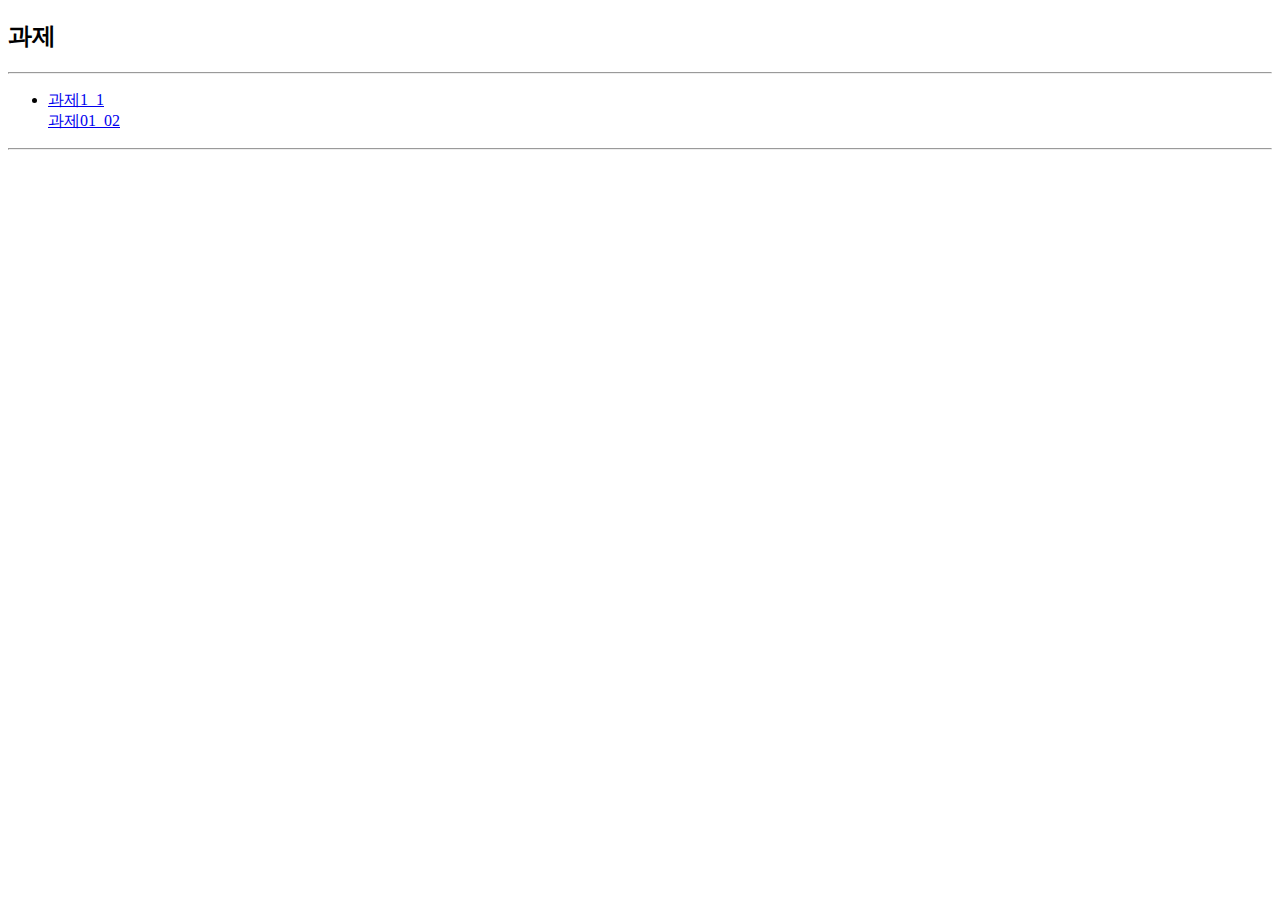
<file: reports/index.html>
<!DOCTYPE html>
<html lang="en">
<head>
    <meta charset="UTF-8">
    <title>KIm Home</title>
</head>
<body>
<h2>과제</h2>
<hr>
<ul>
    <li><a href="HW/HW01_01.html">과제1_1</a></li>
    <a href="HW/HW01_02.html">과제01_02</a>
</ul>
<hr>
</body>
</html>
</file>
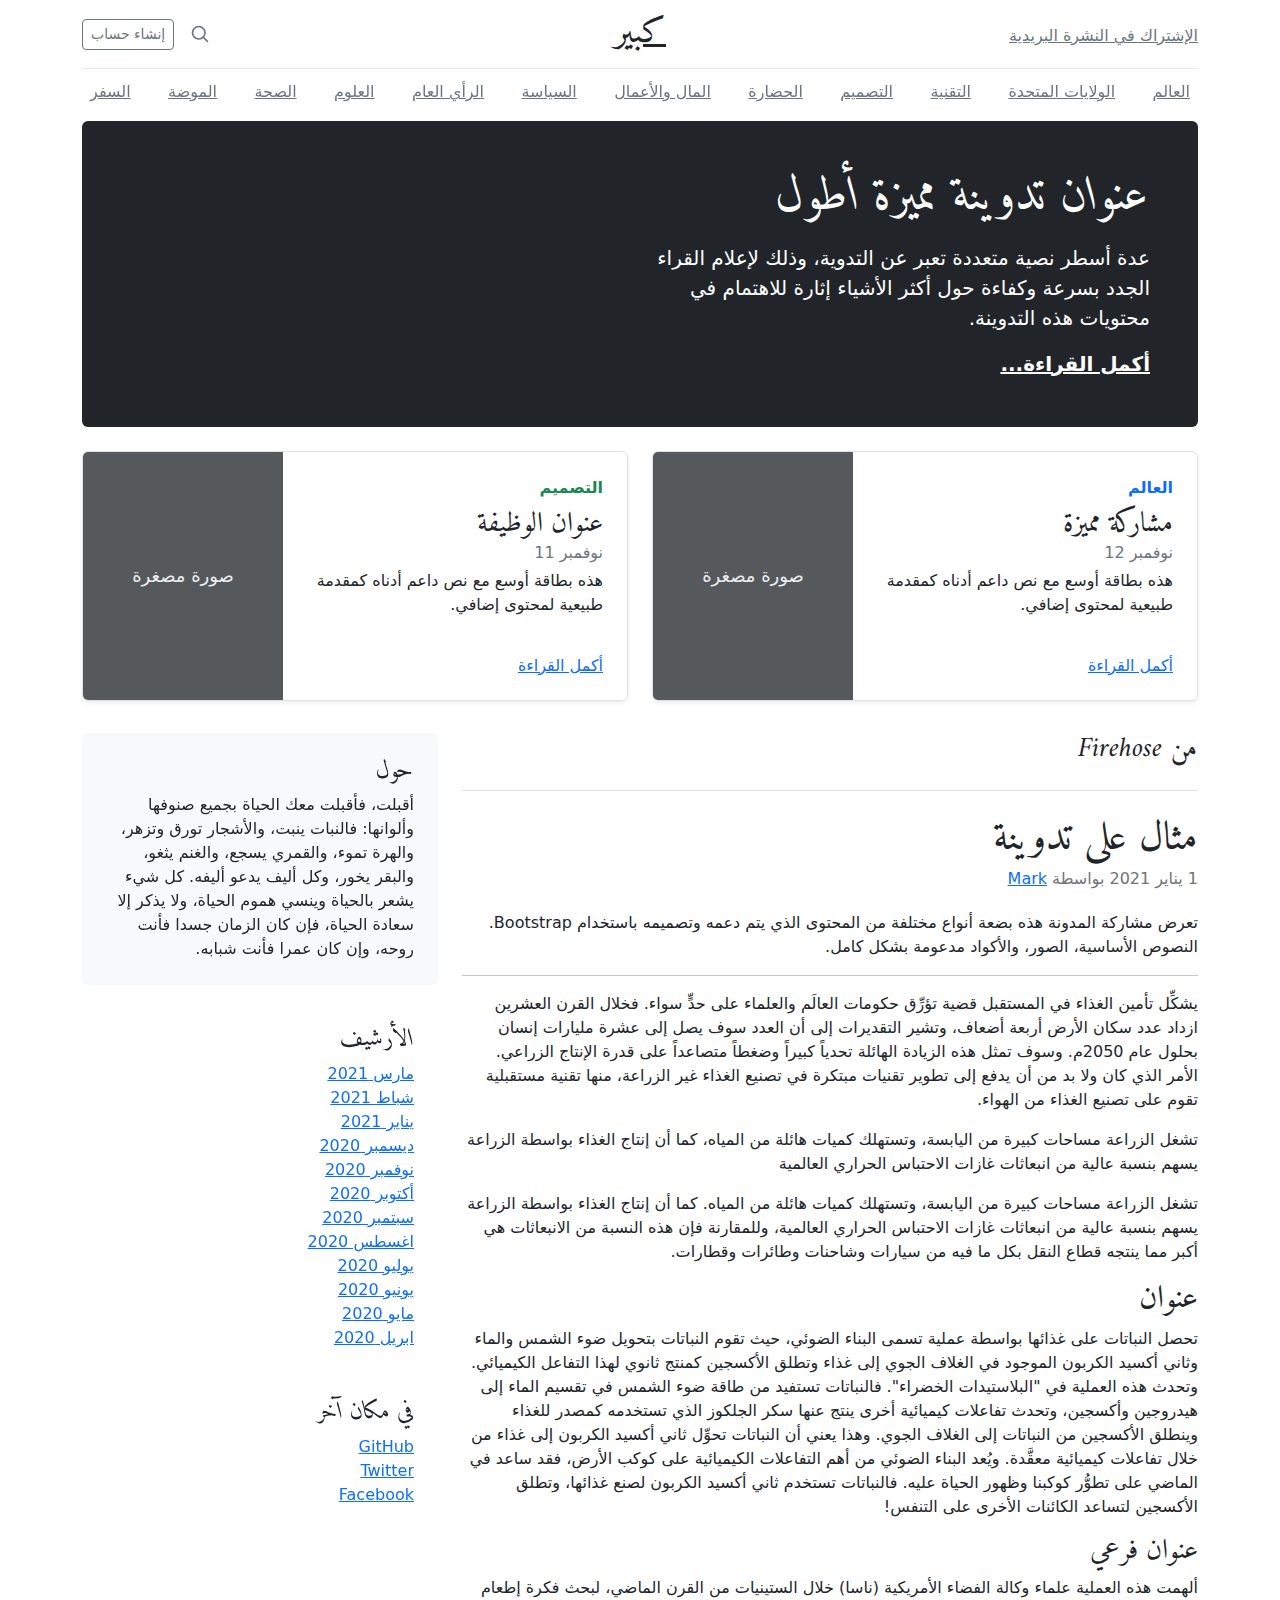
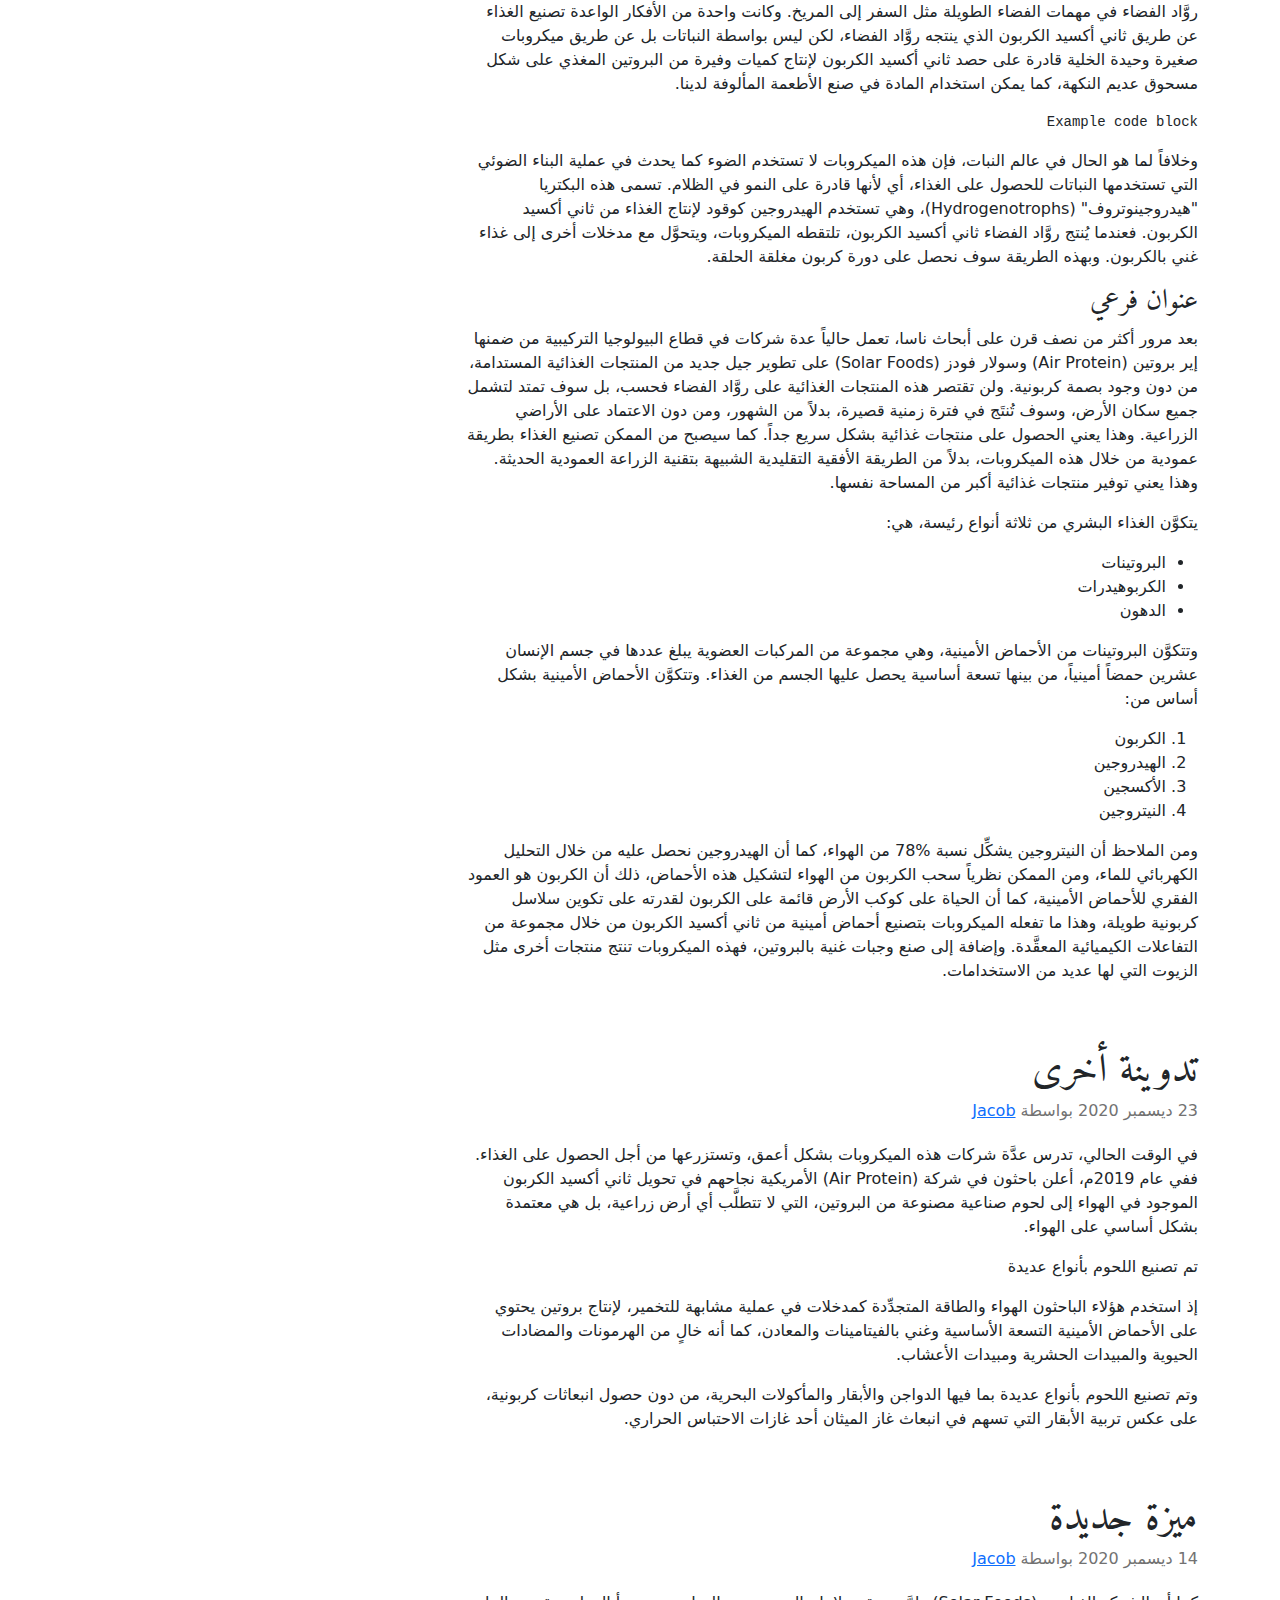
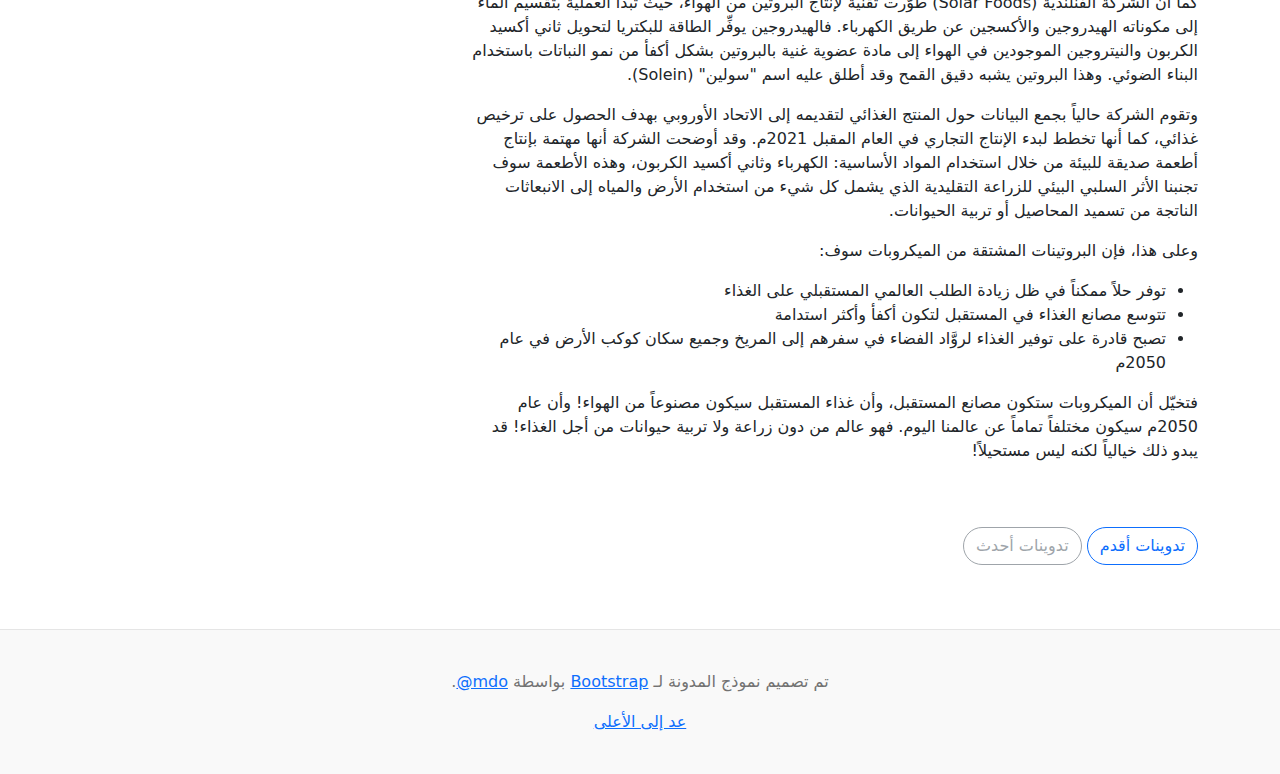
<file: bootstrap-5.2.3-examples/blog-rtl/index.html>
<!doctype html>
<html lang="ar" dir="rtl">
  <head>
    <meta charset="utf-8">
    <meta name="viewport" content="width=device-width, initial-scale=1">
    <meta name="description" content="">
    <meta name="author" content="Mark Otto, Jacob Thornton, and Bootstrap contributors">
    <meta name="generator" content="Hugo 0.104.2">
    <title>قالب المدونة · Bootstrap v5.2</title>

    <link rel="canonical" href="https://getbootstrap.com/docs/5.2/examples/blog-rtl/">

    

    

<link href="../assets/dist/css/bootstrap.rtl.min.css" rel="stylesheet">

    <style>
      .bd-placeholder-img {
        font-size: 1.125rem;
        text-anchor: middle;
        -webkit-user-select: none;
        -moz-user-select: none;
        user-select: none;
      }

      @media (min-width: 768px) {
        .bd-placeholder-img-lg {
          font-size: 3.5rem;
        }
      }

      .b-example-divider {
        height: 3rem;
        background-color: rgba(0, 0, 0, .1);
        border: solid rgba(0, 0, 0, .15);
        border-width: 1px 0;
        box-shadow: inset 0 .5em 1.5em rgba(0, 0, 0, .1), inset 0 .125em .5em rgba(0, 0, 0, .15);
      }

      .b-example-vr {
        flex-shrink: 0;
        width: 1.5rem;
        height: 100vh;
      }

      .bi {
        vertical-align: -.125em;
        fill: currentColor;
      }

      .nav-scroller {
        position: relative;
        z-index: 2;
        height: 2.75rem;
        overflow-y: hidden;
      }

      .nav-scroller .nav {
        display: flex;
        flex-wrap: nowrap;
        padding-bottom: 1rem;
        margin-top: -1px;
        overflow-x: auto;
        text-align: center;
        white-space: nowrap;
        -webkit-overflow-scrolling: touch;
      }
    </style>

    
    <!-- Custom styles for this template -->
    <link href="https://fonts.googleapis.com/css?family=Amiri:wght@400;700&amp;display=swap" rel="stylesheet">
    <!-- Custom styles for this template -->
    <link href="../blog/blog.rtl.css" rel="stylesheet">
  </head>
  <body>
    
<div class="container">
  <header class="blog-header lh-1 py-3">
    <div class="row flex-nowrap justify-content-between align-items-center">
      <div class="col-4 pt-1">
        <a class="link-secondary" href="#">الإشتراك في النشرة البريدية</a>
      </div>
      <div class="col-4 text-center">
        <a class="blog-header-logo text-dark" href="#">كبير</a>
      </div>
      <div class="col-4 d-flex justify-content-end align-items-center">
        <a class="link-secondary" href="#" aria-label="بحث">
          <svg xmlns="http://www.w3.org/2000/svg" width="20" height="20" fill="none" stroke="currentColor" stroke-linecap="round" stroke-linejoin="round" stroke-width="2" class="mx-3" role="img" viewBox="0 0 24 24"><title>بحث</title><circle cx="10.5" cy="10.5" r="7.5"/><path d="M21 21l-5.2-5.2"/></svg>
        </a>
        <a class="btn btn-sm btn-outline-secondary" href="#">إنشاء حساب</a>
      </div>
    </div>
  </header>

  <div class="nav-scroller py-1 mb-2">
    <nav class="nav d-flex justify-content-between">
      <a class="p-2 link-secondary" href="#">العالم</a>
      <a class="p-2 link-secondary" href="#">الولايات المتحدة</a>
      <a class="p-2 link-secondary" href="#">التقنية</a>
      <a class="p-2 link-secondary" href="#">التصميم</a>
      <a class="p-2 link-secondary" href="#">الحضارة</a>
      <a class="p-2 link-secondary" href="#">المال والأعمال</a>
      <a class="p-2 link-secondary" href="#">السياسة</a>
      <a class="p-2 link-secondary" href="#">الرأي العام</a>
      <a class="p-2 link-secondary" href="#">العلوم</a>
      <a class="p-2 link-secondary" href="#">الصحة</a>
      <a class="p-2 link-secondary" href="#">الموضة</a>
      <a class="p-2 link-secondary" href="#">السفر</a>
    </nav>
  </div>
</div>

<main class="container">
  <div class="p-4 p-md-5 mb-4 rounded text-bg-dark">
    <div class="col-md-6 px-0">
      <h1 class="display-4 fst-italic">عنوان تدوينة مميزة أطول</h1>
      <p class="lead my-3">عدة أسطر نصية متعددة تعبر عن التدوية، وذلك لإعلام القراء الجدد بسرعة وكفاءة حول أكثر الأشياء إثارة للاهتمام في محتويات هذه التدوينة.</p>
      <p class="lead mb-0"><a href="#" class="text-white fw-bold">أكمل القراءة...</a></p>
    </div>
  </div>

  <div class="row mb-2">
    <div class="col-md-6">
      <div class="row g-0 border rounded overflow-hidden flex-md-row mb-4 shadow-sm h-md-250 position-relative">
        <div class="col p-4 d-flex flex-column position-static">
          <strong class="d-inline-block mb-2 text-primary">العالم</strong>
          <h3 class="mb-0">مشاركة مميزة</h3>
          <div class="mb-1 text-muted">نوفمبر 12</div>
          <p class="card-text mb-auto">هذه بطاقة أوسع مع نص داعم أدناه كمقدمة طبيعية لمحتوى إضافي.</p>
          <a href="#" class="stretched-link">أكمل القراءة</a>
        </div>
        <div class="col-auto d-none d-lg-block">
          <svg class="bd-placeholder-img" width="200" height="250" xmlns="http://www.w3.org/2000/svg" role="img" aria-label="Placeholder: صورة مصغرة" preserveAspectRatio="xMidYMid slice" focusable="false"><title>Placeholder</title><rect width="100%" height="100%" fill="#55595c"/><text x="50%" y="50%" fill="#eceeef" dy=".3em">صورة مصغرة</text></svg>

        </div>
      </div>
    </div>
    <div class="col-md-6">
      <div class="row g-0 border rounded overflow-hidden flex-md-row mb-4 shadow-sm h-md-250 position-relative">
        <div class="col p-4 d-flex flex-column position-static">
          <strong class="d-inline-block mb-2 text-success">التصميم</strong>
          <h3 class="mb-0">عنوان الوظيفة</h3>
          <div class="mb-1 text-muted">نوفمبر 11</div>
          <p class="mb-auto">هذه بطاقة أوسع مع نص داعم أدناه كمقدمة طبيعية لمحتوى إضافي.</p>
          <a href="#" class="stretched-link">أكمل القراءة</a>
        </div>
        <div class="col-auto d-none d-lg-block">
          <svg class="bd-placeholder-img" width="200" height="250" xmlns="http://www.w3.org/2000/svg" role="img" aria-label="Placeholder: صورة مصغرة" preserveAspectRatio="xMidYMid slice" focusable="false"><title>Placeholder</title><rect width="100%" height="100%" fill="#55595c"/><text x="50%" y="50%" fill="#eceeef" dy=".3em">صورة مصغرة</text></svg>

        </div>
      </div>
    </div>
  </div>

  <div class="row">
    <div class="col-md-8">
      <h3 class="pb-4 mb-4 fst-italic border-bottom">
        من Firehose
      </h3>

      <article class="blog-post">
        <h2 class="blog-post-title mb-1">مثال على تدوينة</h2>
        <p class="blog-post-meta">1 يناير 2021 بواسطة <a href="#"> Mark </a></p>

        <p>تعرض مشاركة المدونة هذه بضعة أنواع مختلفة من المحتوى الذي يتم دعمه وتصميمه باستخدام Bootstrap. النصوص الأساسية، الصور، والأكواد مدعومة بشكل كامل.</p>
        <hr>
        <p>يشكِّل تأمين الغذاء في المستقبل قضية تؤرِّق حكومات العالَم والعلماء على حدٍّ سواء. فخلال القرن العشرين ازداد عدد سكان الأرض أربعة أضعاف، وتشير التقديرات إلى أن العدد سوف يصل إلى عشرة مليارات إنسان بحلول عام 2050م. وسوف تمثل هذه الزيادة الهائلة تحدياً كبيراً وضغطاً متصاعداً على قدرة الإنتاج الزراعي. الأمر الذي كان ولا بد من أن يدفع إلى تطوير تقنيات مبتكرة في تصنيع الغذاء غير الزراعة، منها تقنية مستقبلية تقوم على تصنيع الغذاء من الهواء.</p>
        <blockquote>
          <p>تشغل الزراعة مساحات كبيرة من اليابسة، وتستهلك كميات هائلة من المياه، كما أن إنتاج الغذاء بواسطة الزراعة يسهم بنسبة عالية من انبعاثات غازات الاحتباس الحراري العالمية</p>
        </blockquote>
        <p>تشغل الزراعة مساحات كبيرة من اليابسة، وتستهلك كميات هائلة من المياه. كما أن إنتاج الغذاء بواسطة الزراعة يسهم بنسبة عالية من انبعاثات غازات الاحتباس الحراري العالمية، وللمقارنة فإن هذه النسبة من الانبعاثات هي أكبر مما ينتجه قطاع النقل بكل ما فيه من سيارات وشاحنات وطائرات وقطارات.</p>
        <h2>عنوان</h2>
        <p>تحصل النباتات على غذائها بواسطة عملية تسمى البناء الضوئي، حيث تقوم النباتات بتحويل ضوء الشمس والماء وثاني أكسيد الكربون الموجود في الغلاف الجوي إلى غذاء وتطلق الأكسجين كمنتج ثانوي لهذا التفاعل الكيميائي. وتحدث هذه العملية في "البلاستيدات الخضراء". فالنباتات تستفيد من طاقة ضوء الشمس في تقسيم الماء إلى هيدروجين وأكسجين، وتحدث تفاعلات كيميائية أخرى ينتج عنها سكر الجلكوز الذي تستخدمه كمصدر للغذاء وينطلق الأكسجين من النباتات إلى الغلاف الجوي. وهذا يعني أن النباتات تحوِّل ثاني أكسيد الكربون إلى غذاء من خلال تفاعلات كيميائية معقَّدة. ويُعد البناء الضوئي من أهم التفاعلات الكيميائية على كوكب الأرض، فقد ساعد في الماضي على تطوُّر كوكبنا وظهور الحياة عليه. فالنباتات تستخدم ثاني أكسيد الكربون لصنع غذائها، وتطلق الأكسجين لتساعد الكائنات الأخرى على التنفس!</p>
        <h3>عنوان فرعي</h3>
        <p>ألهمت هذه العملية علماء وكالة الفضاء الأمريكية (ناسا) خلال الستينيات من القرن الماضي، لبحث فكرة إطعام روَّاد الفضاء في مهمات الفضاء الطويلة مثل السفر إلى المريخ. وكانت واحدة من الأفكار الواعدة تصنيع الغذاء عن طريق ثاني أكسيد الكربون الذي ينتجه روَّاد الفضاء، لكن ليس بواسطة النباتات بل عن طريق ميكروبات صغيرة وحيدة الخلية قادرة على حصد ثاني أكسيد الكربون لإنتاج كميات وفيرة من البروتين المغذي على شكل مسحوق عديم النكهة، كما يمكن استخدام المادة في صنع الأطعمة المألوفة لدينا.</p>
        <pre><code>Example code block</code></pre>
        <p>وخلافاً لما هو الحال في عالم النبات، فإن هذه الميكروبات لا تستخدم الضوء كما يحدث في عملية البناء الضوئي التي تستخدمها النباتات للحصول على الغذاء، أي لأنها قادرة على النمو في الظلام. تسمى هذه البكتريا "هيدروجينوتروف" (Hydrogenotrophs)، وهي تستخدم الهيدروجين كوقود لإنتاج الغذاء من ثاني أكسيد الكربون. فعندما يُنتج روَّاد الفضاء ثاني أكسيد الكربون، تلتقطه الميكروبات، ويتحوَّل مع مدخلات أخرى إلى غذاء غني بالكربون. وبهذه الطريقة سوف نحصل على دورة كربون مغلقة الحلقة.</p>
        <h3>عنوان فرعي</h3>
        <p>بعد مرور أكثر من نصف قرن على أبحاث ناسا، تعمل حالياً عدة شركات في قطاع البيولوجيا التركيبية من ضمنها إير بروتين (Air Protein) وسولار فودز (Solar Foods) على تطوير جيل جديد من المنتجات الغذائية المستدامة، من دون وجود بصمة كربونية. ولن تقتصر هذه المنتجات الغذائية على روَّاد الفضاء فحسب، بل سوف تمتد لتشمل جميع سكان الأرض، وسوف تُنتَج في فترة زمنية قصيرة، بدلاً من الشهور، ومن دون الاعتماد على الأراضي الزراعية. وهذا يعني الحصول على منتجات غذائية بشكل سريع جداً. كما سيصبح من الممكن تصنيع الغذاء بطريقة عمودية من خلال هذه الميكروبات، بدلاً من الطريقة الأفقية التقليدية الشبيهة بتقنية الزراعة العمودية الحديثة. وهذا يعني توفير منتجات غذائية أكبر من المساحة نفسها.</p>
        <p>يتكوَّن الغذاء البشري من ثلاثة أنواع رئيسة، هي:</p>
        <ul>
          <li>البروتينات</li>
          <li>الكربوهيدرات</li>
          <li>الدهون</li>
        </ul>
        <p>وتتكوَّن البروتينات من الأحماض الأمينية، وهي مجموعة من المركبات العضوية يبلغ عددها في جسم الإنسان عشرين حمضاً أمينياً، من بينها تسعة أساسية يحصل عليها الجسم من الغذاء. وتتكوَّن الأحماض الأمينية بشكل أساس من:</p>
        <ol>
          <li>الكربون</li>
          <li>الهيدروجين</li>
          <li>الأكسجين</li>
          <li>النيتروجين</li>
        </ol>
        <p>ومن الملاحظ أن النيتروجين يشكِّل نسبة %78 من الهواء، كما أن الهيدروجين نحصل عليه من خلال التحليل الكهربائي للماء، ومن الممكن نظرياً سحب الكربون من الهواء لتشكيل هذه الأحماض، ذلك أن الكربون هو العمود الفقري للأحماض الأمينية، كما أن الحياة على كوكب الأرض قائمة على الكربون لقدرته على تكوين سلاسل كربونية طويلة، وهذا ما تفعله الميكروبات بتصنيع أحماض أمينية من ثاني أكسيد الكربون من خلال مجموعة من التفاعلات الكيميائية المعقَّدة. وإضافة إلى صنع وجبات غنية بالبروتين، فهذه الميكروبات تنتج منتجات أخرى مثل الزيوت التي لها عديد من الاستخدامات.</p>
      </article>

      <article class="blog-post">
        <h2 class="blog-post-title mb-1">تدوينة أخرى</h2>
        <p class="blog-post-meta">23 ديسمبر 2020 بواسطة <a href="#">Jacob</a></p>

        <p>في الوقت الحالي، تدرس عدَّة شركات هذه الميكروبات بشكل أعمق، وتستزرعها من أجل الحصول على الغذاء. ففي عام 2019م، أعلن باحثون في شركة (Air Protein) الأمريكية نجاحهم في تحويل ثاني أكسيد الكربون الموجود في الهواء إلى لحوم صناعية مصنوعة من البروتين، التي لا تتطلَّب أي أرض زراعية، بل هي معتمدة بشكل أساسي على الهواء.</p>
        <blockquote>
          <p>تم تصنيع اللحوم بأنواع عديدة</p>
        </blockquote>
        <p>إذ استخدم هؤلاء الباحثون الهواء والطاقة المتجدِّدة كمدخلات في عملية مشابهة للتخمير، لإنتاج بروتين يحتوي على الأحماض الأمينية التسعة الأساسية وغني بالفيتامينات والمعادن، كما أنه خالٍ من الهرمونات والمضادات الحيوية والمبيدات الحشرية ومبيدات الأعشاب.</p>
        <p> وتم تصنيع اللحوم بأنواع عديدة بما فيها الدواجن والأبقار والمأكولات البحرية، من دون حصول انبعاثات كربونية، على عكس تربية الأبقار التي تسهم في انبعاث غاز الميثان أحد غازات الاحتباس الحراري.</p>
      </article>

      <article class="blog-post">
        <h2 class="blog-post-title mb-1">ميزة جديدة</h2>
        <p class="blog-post-meta">14 ديسمبر 2020 بواسطة <a href="#">Jacob</a></p>

        <p>كما أن الشركة الفنلندية (Solar Foods) طوَّرت تقنية لإنتاج البروتين من الهواء، حيث تبدأ العملية بتقسيم الماء إلى مكوناته الهيدروجين والأكسجين عن طريق الكهرباء. فالهيدروجين يوفِّر الطاقة للبكتريا لتحويل ثاني أكسيد الكربون والنيتروجين الموجودين في الهواء إلى مادة عضوية غنية بالبروتين بشكل أكفأ من نمو النباتات باستخدام البناء الضوئي. وهذا البروتين يشبه دقيق القمح وقد أطلق عليه اسم "سولين" (Solein).</p>
        <p>وتقوم الشركة حالياً بجمع البيانات حول المنتج الغذائي لتقديمه إلى الاتحاد الأوروبي بهدف الحصول على ترخيص غذائي، كما أنها تخطط لبدء الإنتاج التجاري في العام المقبل 2021م. وقد أوضحت الشركة أنها مهتمة بإنتاج أطعمة صديقة للبيئة من خلال استخدام المواد الأساسية: الكهرباء وثاني أكسيد الكربون، وهذه الأطعمة سوف تجنبنا الأثر السلبي البيئي للزراعة التقليدية الذي يشمل كل شيء من استخدام الأرض والمياه إلى الانبعاثات الناتجة من تسميد المحاصيل أو تربية الحيوانات.</p>
        <p>وعلى هذا، فإن البروتينات المشتقة من الميكروبات سوف:</p>
        <ul>
          <li>توفر حلاً ممكناً في ظل زيادة الطلب العالمي المستقبلي على الغذاء</li>
          <li>تتوسع مصانع الغذاء في المستقبل لتكون أكفأ وأكثر استدامة</li>
          <li>تصبح قادرة على توفير الغذاء لروَّاد الفضاء في سفرهم إلى المريخ وجميع سكان كوكب الأرض في عام 2050م</li>
        </ul>
        <p>فتخيّل أن الميكروبات ستكون مصانع المستقبل، وأن غذاء المستقبل سيكون مصنوعاً من الهواء! وأن عام 2050م سيكون مختلفاً تماماً عن عالمنا اليوم. فهو عالم من دون زراعة ولا تربية حيوانات من أجل الغذاء! قد يبدو ذلك خيالياً لكنه ليس مستحيلاً!</p>
      </article>

      <nav class="blog-pagination" aria-label="Pagination">
        <a class="btn btn-outline-primary rounded-pill" href="#">تدوينات أقدم</a>
        <a class="btn btn-outline-secondary rounded-pill disabled">تدوينات أحدث</a>
      </nav>

    </div>

    <div class="col-md-4">
      <div class="position-sticky" style="top: 2rem;">
        <div class="p-4 mb-3 bg-light rounded">
          <h4 class="fst-italic">حول</h4>
          <p class="mb-0">أقبلت، فأقبلت معك الحياة بجميع صنوفها وألوانها: فالنبات ينبت، والأشجار تورق وتزهر، والهرة تموء، والقمري يسجع، والغنم يثغو، والبقر يخور، وكل أليف يدعو أليفه. كل شيء يشعر بالحياة وينسي هموم الحياة، ولا يذكر إلا سعادة الحياة، فإن كان الزمان جسدا فأنت روحه، وإن كان عمرا فأنت شبابه.</p>
        </div>

        <div class="p-4">
          <h4 class="fst-italic">الأرشيف</h4>
          <ol class="list-unstyled mb-0">
            <li><a href="#">مارس 2021</a></li>
            <li><a href="#">شباط 2021</a></li>
            <li><a href="#">يناير 2021</a></li>
            <li><a href="#">ديسمبر 2020</a></li>
            <li><a href="#">نوفمبر 2020</a></li>
            <li><a href="#">أكتوبر 2020</a></li>
            <li><a href="#">سبتمبر 2020</a></li>
            <li><a href="#">اغسطس 2020</a></li>
            <li><a href="#">يوليو 2020</a></li>
            <li><a href="#">يونيو 2020</a></li>
            <li><a href="#">مايو 2020</a></li>
            <li><a href="#">ابريل 2020</a></li>
          </ol>
        </div>

        <div class="p-4">
          <h4 class="fst-italic">في مكان آخر</h4>
          <ol class="list-unstyled">
            <li><a href="#">GitHub</a></li>
            <li><a href="#">Twitter</a></li>
            <li><a href="#">Facebook</a></li>
          </ol>
        </div>
      </div>
    </div>
  </div>

</main>

<footer class="blog-footer">
  <p>تم تصميم نموذج المدونة لـ <a href="https://getbootstrap.com/">Bootstrap</a> بواسطة <a href="https://twitter.com/mdo"><bdi lang="en" dir="ltr">@mdo</bdi></a>.</p>
  <p>
    <a href="#">عد إلى الأعلى</a>
  </p>
</footer>


    
  </body>
</html>
</file>
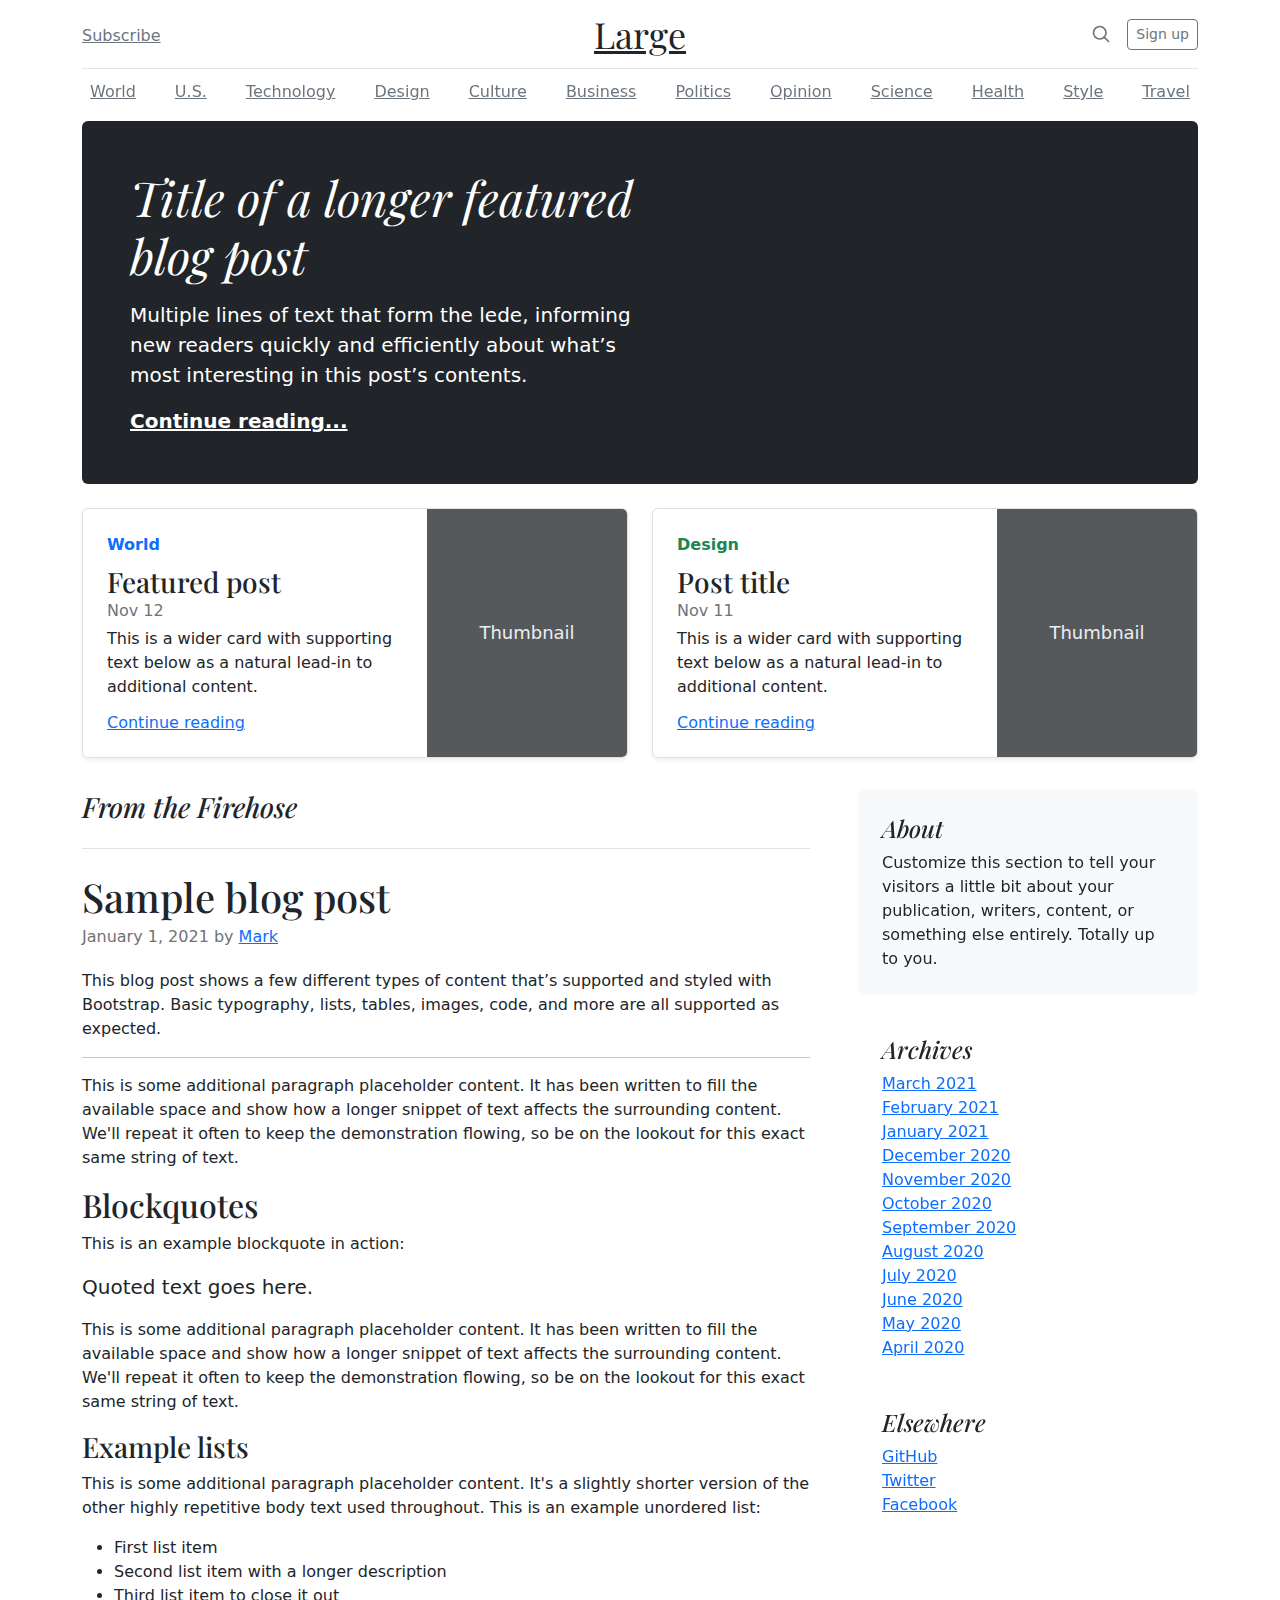
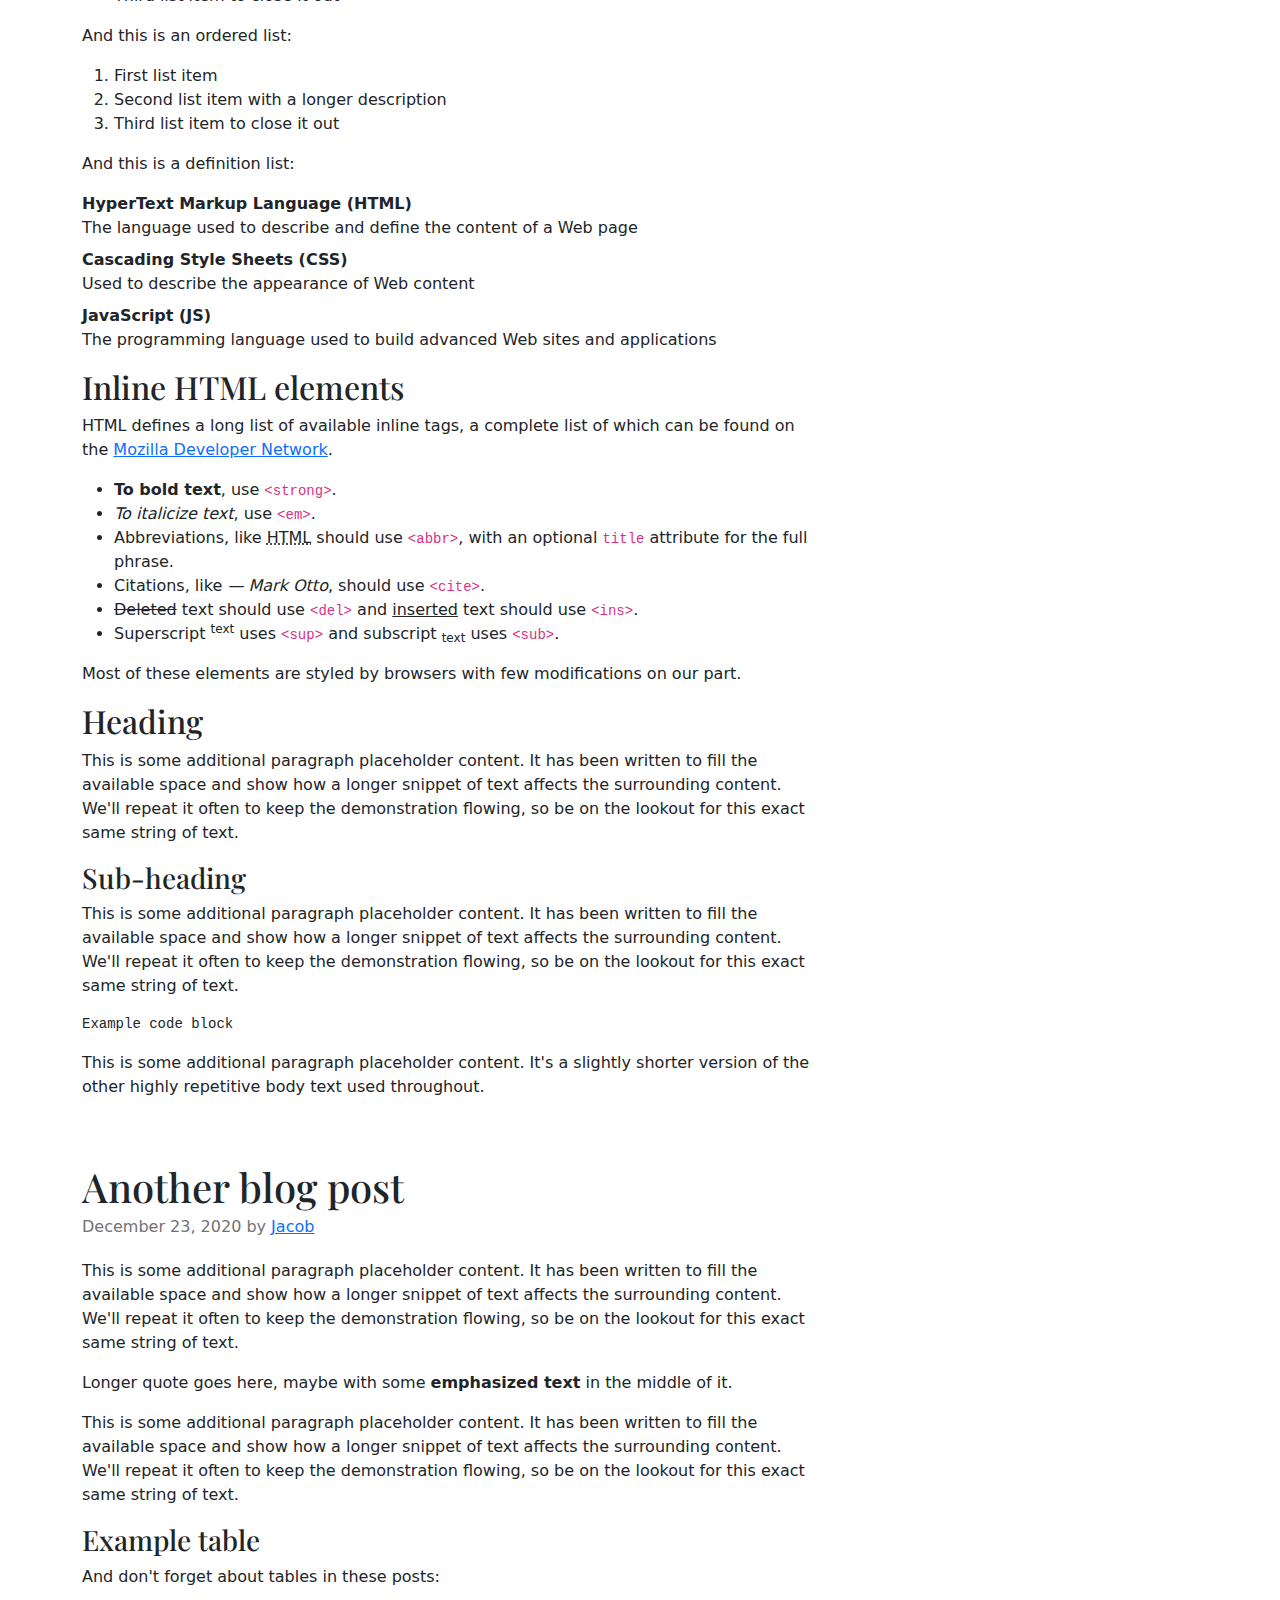
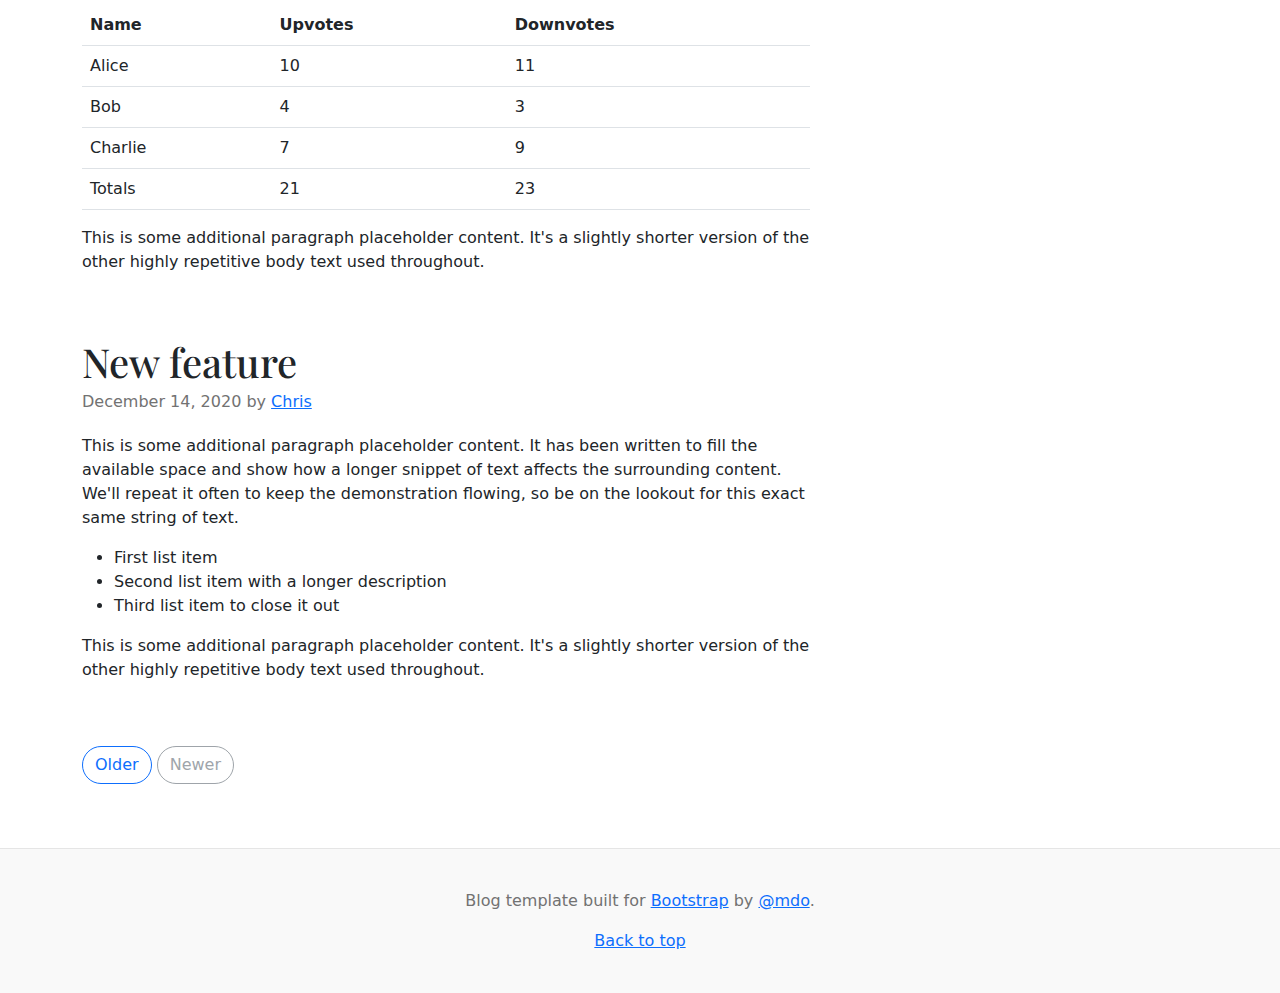
<file: bootstrap-5.2.3-examples/blog/index.html>
<!doctype html>
<html lang="en">
  <head>
    <meta charset="utf-8">
    <meta name="viewport" content="width=device-width, initial-scale=1">
    <meta name="description" content="">
    <meta name="author" content="Mark Otto, Jacob Thornton, and Bootstrap contributors">
    <meta name="generator" content="Hugo 0.104.2">
    <title>Blog Template · Bootstrap v5.2</title>

    <link rel="canonical" href="https://getbootstrap.com/docs/5.2/examples/blog/">

    

    

<link href="../assets/dist/css/bootstrap.min.css" rel="stylesheet">

    <style>
      .bd-placeholder-img {
        font-size: 1.125rem;
        text-anchor: middle;
        -webkit-user-select: none;
        -moz-user-select: none;
        user-select: none;
      }

      @media (min-width: 768px) {
        .bd-placeholder-img-lg {
          font-size: 3.5rem;
        }
      }

      .b-example-divider {
        height: 3rem;
        background-color: rgba(0, 0, 0, .1);
        border: solid rgba(0, 0, 0, .15);
        border-width: 1px 0;
        box-shadow: inset 0 .5em 1.5em rgba(0, 0, 0, .1), inset 0 .125em .5em rgba(0, 0, 0, .15);
      }

      .b-example-vr {
        flex-shrink: 0;
        width: 1.5rem;
        height: 100vh;
      }

      .bi {
        vertical-align: -.125em;
        fill: currentColor;
      }

      .nav-scroller {
        position: relative;
        z-index: 2;
        height: 2.75rem;
        overflow-y: hidden;
      }

      .nav-scroller .nav {
        display: flex;
        flex-wrap: nowrap;
        padding-bottom: 1rem;
        margin-top: -1px;
        overflow-x: auto;
        text-align: center;
        white-space: nowrap;
        -webkit-overflow-scrolling: touch;
      }
    </style>

    
    <!-- Custom styles for this template -->
    <link href="https://fonts.googleapis.com/css?family=Playfair&#43;Display:700,900&amp;display=swap" rel="stylesheet">
    <!-- Custom styles for this template -->
    <link href="blog.css" rel="stylesheet">
  </head>
  <body>
    
<div class="container">
  <header class="blog-header lh-1 py-3">
    <div class="row flex-nowrap justify-content-between align-items-center">
      <div class="col-4 pt-1">
        <a class="link-secondary" href="#">Subscribe</a>
      </div>
      <div class="col-4 text-center">
        <a class="blog-header-logo text-dark" href="#">Large</a>
      </div>
      <div class="col-4 d-flex justify-content-end align-items-center">
        <a class="link-secondary" href="#" aria-label="Search">
          <svg xmlns="http://www.w3.org/2000/svg" width="20" height="20" fill="none" stroke="currentColor" stroke-linecap="round" stroke-linejoin="round" stroke-width="2" class="mx-3" role="img" viewBox="0 0 24 24"><title>Search</title><circle cx="10.5" cy="10.5" r="7.5"/><path d="M21 21l-5.2-5.2"/></svg>
        </a>
        <a class="btn btn-sm btn-outline-secondary" href="#">Sign up</a>
      </div>
    </div>
  </header>

  <div class="nav-scroller py-1 mb-2">
    <nav class="nav d-flex justify-content-between">
      <a class="p-2 link-secondary" href="#">World</a>
      <a class="p-2 link-secondary" href="#">U.S.</a>
      <a class="p-2 link-secondary" href="#">Technology</a>
      <a class="p-2 link-secondary" href="#">Design</a>
      <a class="p-2 link-secondary" href="#">Culture</a>
      <a class="p-2 link-secondary" href="#">Business</a>
      <a class="p-2 link-secondary" href="#">Politics</a>
      <a class="p-2 link-secondary" href="#">Opinion</a>
      <a class="p-2 link-secondary" href="#">Science</a>
      <a class="p-2 link-secondary" href="#">Health</a>
      <a class="p-2 link-secondary" href="#">Style</a>
      <a class="p-2 link-secondary" href="#">Travel</a>
    </nav>
  </div>
</div>

<main class="container">
  <div class="p-4 p-md-5 mb-4 rounded text-bg-dark">
    <div class="col-md-6 px-0">
      <h1 class="display-4 fst-italic">Title of a longer featured blog post</h1>
      <p class="lead my-3">Multiple lines of text that form the lede, informing new readers quickly and efficiently about what’s most interesting in this post’s contents.</p>
      <p class="lead mb-0"><a href="#" class="text-white fw-bold">Continue reading...</a></p>
    </div>
  </div>

  <div class="row mb-2">
    <div class="col-md-6">
      <div class="row g-0 border rounded overflow-hidden flex-md-row mb-4 shadow-sm h-md-250 position-relative">
        <div class="col p-4 d-flex flex-column position-static">
          <strong class="d-inline-block mb-2 text-primary">World</strong>
          <h3 class="mb-0">Featured post</h3>
          <div class="mb-1 text-muted">Nov 12</div>
          <p class="card-text mb-auto">This is a wider card with supporting text below as a natural lead-in to additional content.</p>
          <a href="#" class="stretched-link">Continue reading</a>
        </div>
        <div class="col-auto d-none d-lg-block">
          <svg class="bd-placeholder-img" width="200" height="250" xmlns="http://www.w3.org/2000/svg" role="img" aria-label="Placeholder: Thumbnail" preserveAspectRatio="xMidYMid slice" focusable="false"><title>Placeholder</title><rect width="100%" height="100%" fill="#55595c"/><text x="50%" y="50%" fill="#eceeef" dy=".3em">Thumbnail</text></svg>

        </div>
      </div>
    </div>
    <div class="col-md-6">
      <div class="row g-0 border rounded overflow-hidden flex-md-row mb-4 shadow-sm h-md-250 position-relative">
        <div class="col p-4 d-flex flex-column position-static">
          <strong class="d-inline-block mb-2 text-success">Design</strong>
          <h3 class="mb-0">Post title</h3>
          <div class="mb-1 text-muted">Nov 11</div>
          <p class="mb-auto">This is a wider card with supporting text below as a natural lead-in to additional content.</p>
          <a href="#" class="stretched-link">Continue reading</a>
        </div>
        <div class="col-auto d-none d-lg-block">
          <svg class="bd-placeholder-img" width="200" height="250" xmlns="http://www.w3.org/2000/svg" role="img" aria-label="Placeholder: Thumbnail" preserveAspectRatio="xMidYMid slice" focusable="false"><title>Placeholder</title><rect width="100%" height="100%" fill="#55595c"/><text x="50%" y="50%" fill="#eceeef" dy=".3em">Thumbnail</text></svg>

        </div>
      </div>
    </div>
  </div>

  <div class="row g-5">
    <div class="col-md-8">
      <h3 class="pb-4 mb-4 fst-italic border-bottom">
        From the Firehose
      </h3>

      <article class="blog-post">
        <h2 class="blog-post-title mb-1">Sample blog post</h2>
        <p class="blog-post-meta">January 1, 2021 by <a href="#">Mark</a></p>

        <p>This blog post shows a few different types of content that’s supported and styled with Bootstrap. Basic typography, lists, tables, images, code, and more are all supported as expected.</p>
        <hr>
        <p>This is some additional paragraph placeholder content. It has been written to fill the available space and show how a longer snippet of text affects the surrounding content. We'll repeat it often to keep the demonstration flowing, so be on the lookout for this exact same string of text.</p>
        <h2>Blockquotes</h2>
        <p>This is an example blockquote in action:</p>
        <blockquote class="blockquote">
          <p>Quoted text goes here.</p>
        </blockquote>
        <p>This is some additional paragraph placeholder content. It has been written to fill the available space and show how a longer snippet of text affects the surrounding content. We'll repeat it often to keep the demonstration flowing, so be on the lookout for this exact same string of text.</p>
        <h3>Example lists</h3>
        <p>This is some additional paragraph placeholder content. It's a slightly shorter version of the other highly repetitive body text used throughout. This is an example unordered list:</p>
        <ul>
          <li>First list item</li>
          <li>Second list item with a longer description</li>
          <li>Third list item to close it out</li>
        </ul>
        <p>And this is an ordered list:</p>
        <ol>
          <li>First list item</li>
          <li>Second list item with a longer description</li>
          <li>Third list item to close it out</li>
        </ol>
        <p>And this is a definition list:</p>
        <dl>
          <dt>HyperText Markup Language (HTML)</dt>
          <dd>The language used to describe and define the content of a Web page</dd>
          <dt>Cascading Style Sheets (CSS)</dt>
          <dd>Used to describe the appearance of Web content</dd>
          <dt>JavaScript (JS)</dt>
          <dd>The programming language used to build advanced Web sites and applications</dd>
        </dl>
        <h2>Inline HTML elements</h2>
        <p>HTML defines a long list of available inline tags, a complete list of which can be found on the <a href="https://developer.mozilla.org/en-US/docs/Web/HTML/Element">Mozilla Developer Network</a>.</p>
        <ul>
          <li><strong>To bold text</strong>, use <code class="language-plaintext highlighter-rouge">&lt;strong&gt;</code>.</li>
          <li><em>To italicize text</em>, use <code class="language-plaintext highlighter-rouge">&lt;em&gt;</code>.</li>
          <li>Abbreviations, like <abbr title="HyperText Markup Language">HTML</abbr> should use <code class="language-plaintext highlighter-rouge">&lt;abbr&gt;</code>, with an optional <code class="language-plaintext highlighter-rouge">title</code> attribute for the full phrase.</li>
          <li>Citations, like <cite>— Mark Otto</cite>, should use <code class="language-plaintext highlighter-rouge">&lt;cite&gt;</code>.</li>
          <li><del>Deleted</del> text should use <code class="language-plaintext highlighter-rouge">&lt;del&gt;</code> and <ins>inserted</ins> text should use <code class="language-plaintext highlighter-rouge">&lt;ins&gt;</code>.</li>
          <li>Superscript <sup>text</sup> uses <code class="language-plaintext highlighter-rouge">&lt;sup&gt;</code> and subscript <sub>text</sub> uses <code class="language-plaintext highlighter-rouge">&lt;sub&gt;</code>.</li>
        </ul>
        <p>Most of these elements are styled by browsers with few modifications on our part.</p>
        <h2>Heading</h2>
        <p>This is some additional paragraph placeholder content. It has been written to fill the available space and show how a longer snippet of text affects the surrounding content. We'll repeat it often to keep the demonstration flowing, so be on the lookout for this exact same string of text.</p>
        <h3>Sub-heading</h3>
        <p>This is some additional paragraph placeholder content. It has been written to fill the available space and show how a longer snippet of text affects the surrounding content. We'll repeat it often to keep the demonstration flowing, so be on the lookout for this exact same string of text.</p>
        <pre><code>Example code block</code></pre>
        <p>This is some additional paragraph placeholder content. It's a slightly shorter version of the other highly repetitive body text used throughout.</p>
      </article>

      <article class="blog-post">
        <h2 class="blog-post-title mb-1">Another blog post</h2>
        <p class="blog-post-meta">December 23, 2020 by <a href="#">Jacob</a></p>

        <p>This is some additional paragraph placeholder content. It has been written to fill the available space and show how a longer snippet of text affects the surrounding content. We'll repeat it often to keep the demonstration flowing, so be on the lookout for this exact same string of text.</p>
        <blockquote>
          <p>Longer quote goes here, maybe with some <strong>emphasized text</strong> in the middle of it.</p>
        </blockquote>
        <p>This is some additional paragraph placeholder content. It has been written to fill the available space and show how a longer snippet of text affects the surrounding content. We'll repeat it often to keep the demonstration flowing, so be on the lookout for this exact same string of text.</p>
        <h3>Example table</h3>
        <p>And don't forget about tables in these posts:</p>
        <table class="table">
          <thead>
            <tr>
              <th>Name</th>
              <th>Upvotes</th>
              <th>Downvotes</th>
            </tr>
          </thead>
          <tbody>
            <tr>
              <td>Alice</td>
              <td>10</td>
              <td>11</td>
            </tr>
            <tr>
              <td>Bob</td>
              <td>4</td>
              <td>3</td>
            </tr>
            <tr>
              <td>Charlie</td>
              <td>7</td>
              <td>9</td>
            </tr>
          </tbody>
          <tfoot>
            <tr>
              <td>Totals</td>
              <td>21</td>
              <td>23</td>
            </tr>
          </tfoot>
        </table>

        <p>This is some additional paragraph placeholder content. It's a slightly shorter version of the other highly repetitive body text used throughout.</p>
      </article>

      <article class="blog-post">
        <h2 class="blog-post-title mb-1">New feature</h2>
        <p class="blog-post-meta">December 14, 2020 by <a href="#">Chris</a></p>

        <p>This is some additional paragraph placeholder content. It has been written to fill the available space and show how a longer snippet of text affects the surrounding content. We'll repeat it often to keep the demonstration flowing, so be on the lookout for this exact same string of text.</p>
        <ul>
          <li>First list item</li>
          <li>Second list item with a longer description</li>
          <li>Third list item to close it out</li>
        </ul>
        <p>This is some additional paragraph placeholder content. It's a slightly shorter version of the other highly repetitive body text used throughout.</p>
      </article>

      <nav class="blog-pagination" aria-label="Pagination">
        <a class="btn btn-outline-primary rounded-pill" href="#">Older</a>
        <a class="btn btn-outline-secondary rounded-pill disabled">Newer</a>
      </nav>

    </div>

    <div class="col-md-4">
      <div class="position-sticky" style="top: 2rem;">
        <div class="p-4 mb-3 bg-light rounded">
          <h4 class="fst-italic">About</h4>
          <p class="mb-0">Customize this section to tell your visitors a little bit about your publication, writers, content, or something else entirely. Totally up to you.</p>
        </div>

        <div class="p-4">
          <h4 class="fst-italic">Archives</h4>
          <ol class="list-unstyled mb-0">
            <li><a href="#">March 2021</a></li>
            <li><a href="#">February 2021</a></li>
            <li><a href="#">January 2021</a></li>
            <li><a href="#">December 2020</a></li>
            <li><a href="#">November 2020</a></li>
            <li><a href="#">October 2020</a></li>
            <li><a href="#">September 2020</a></li>
            <li><a href="#">August 2020</a></li>
            <li><a href="#">July 2020</a></li>
            <li><a href="#">June 2020</a></li>
            <li><a href="#">May 2020</a></li>
            <li><a href="#">April 2020</a></li>
          </ol>
        </div>

        <div class="p-4">
          <h4 class="fst-italic">Elsewhere</h4>
          <ol class="list-unstyled">
            <li><a href="#">GitHub</a></li>
            <li><a href="#">Twitter</a></li>
            <li><a href="#">Facebook</a></li>
          </ol>
        </div>
      </div>
    </div>
  </div>

</main>

<footer class="blog-footer">
  <p>Blog template built for <a href="https://getbootstrap.com/">Bootstrap</a> by <a href="https://twitter.com/mdo">@mdo</a>.</p>
  <p>
    <a href="#">Back to top</a>
  </p>
</footer>


    
  </body>
</html>
</file>
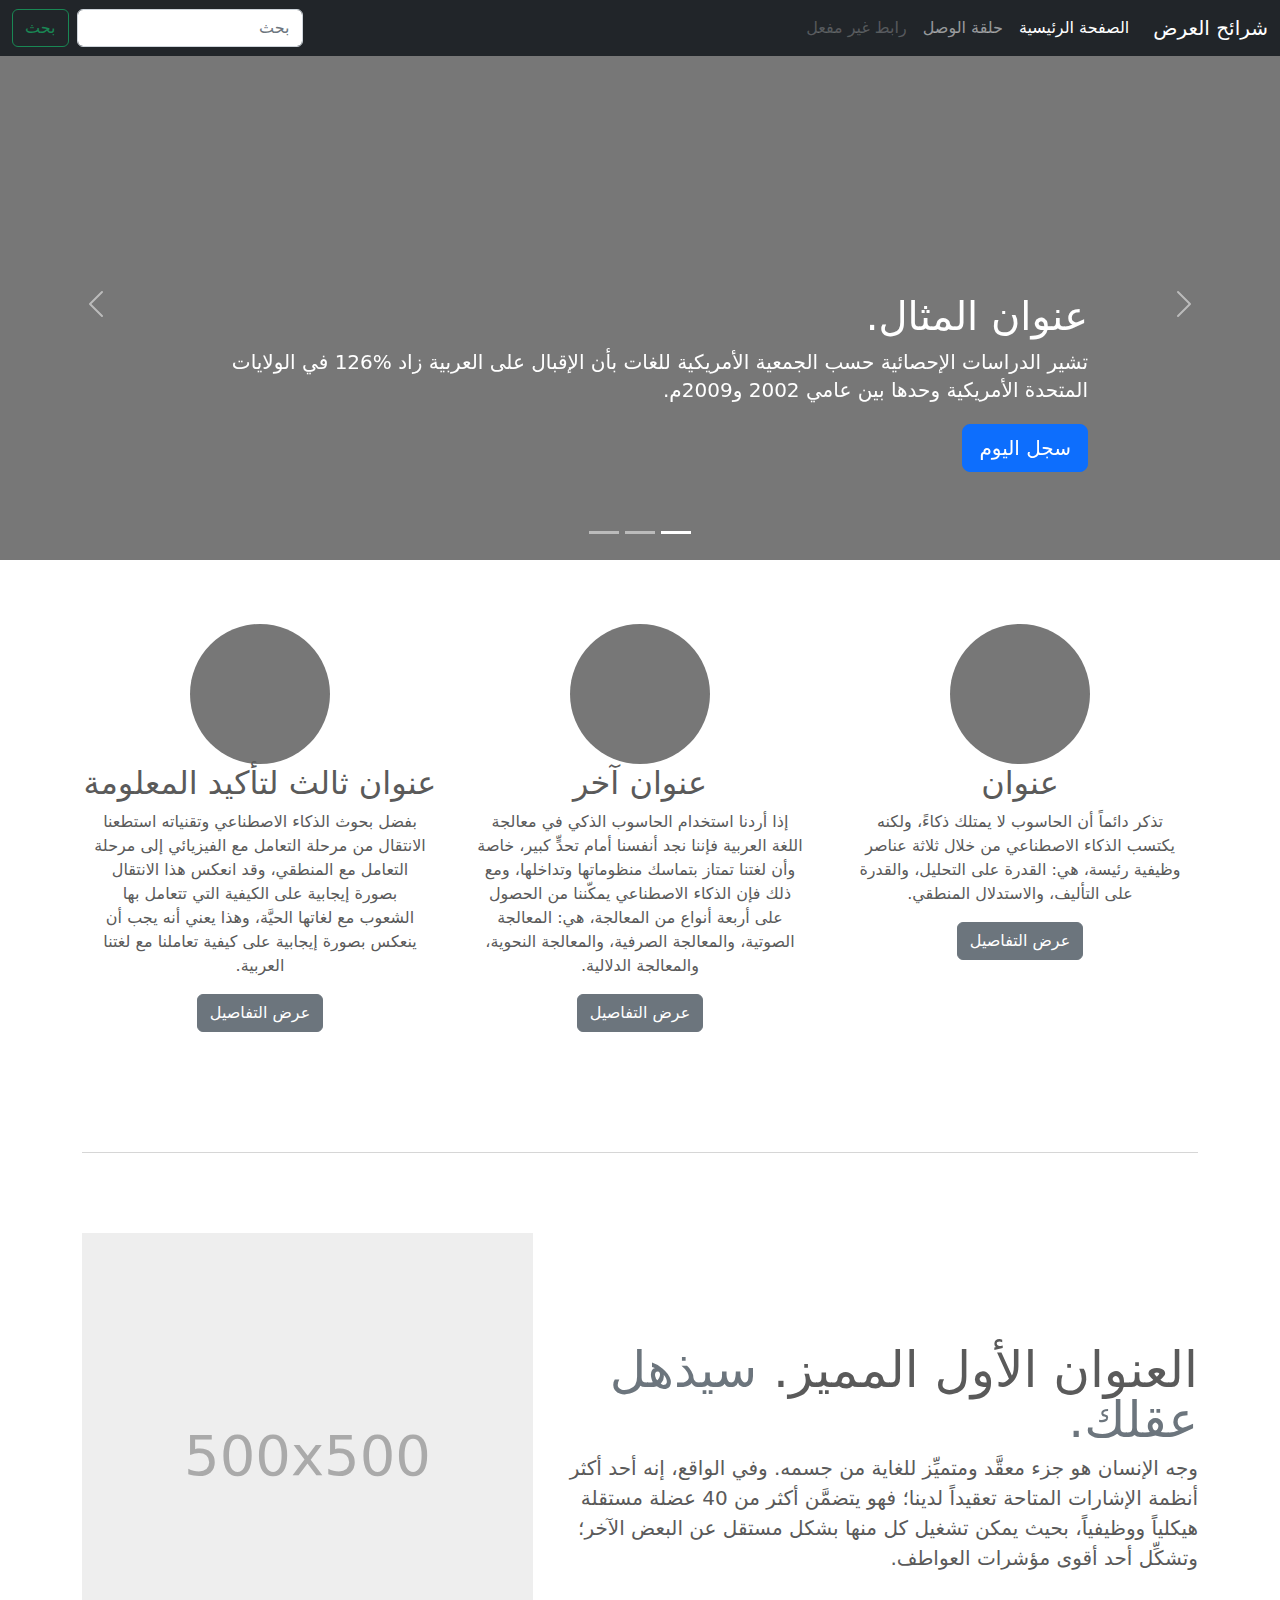
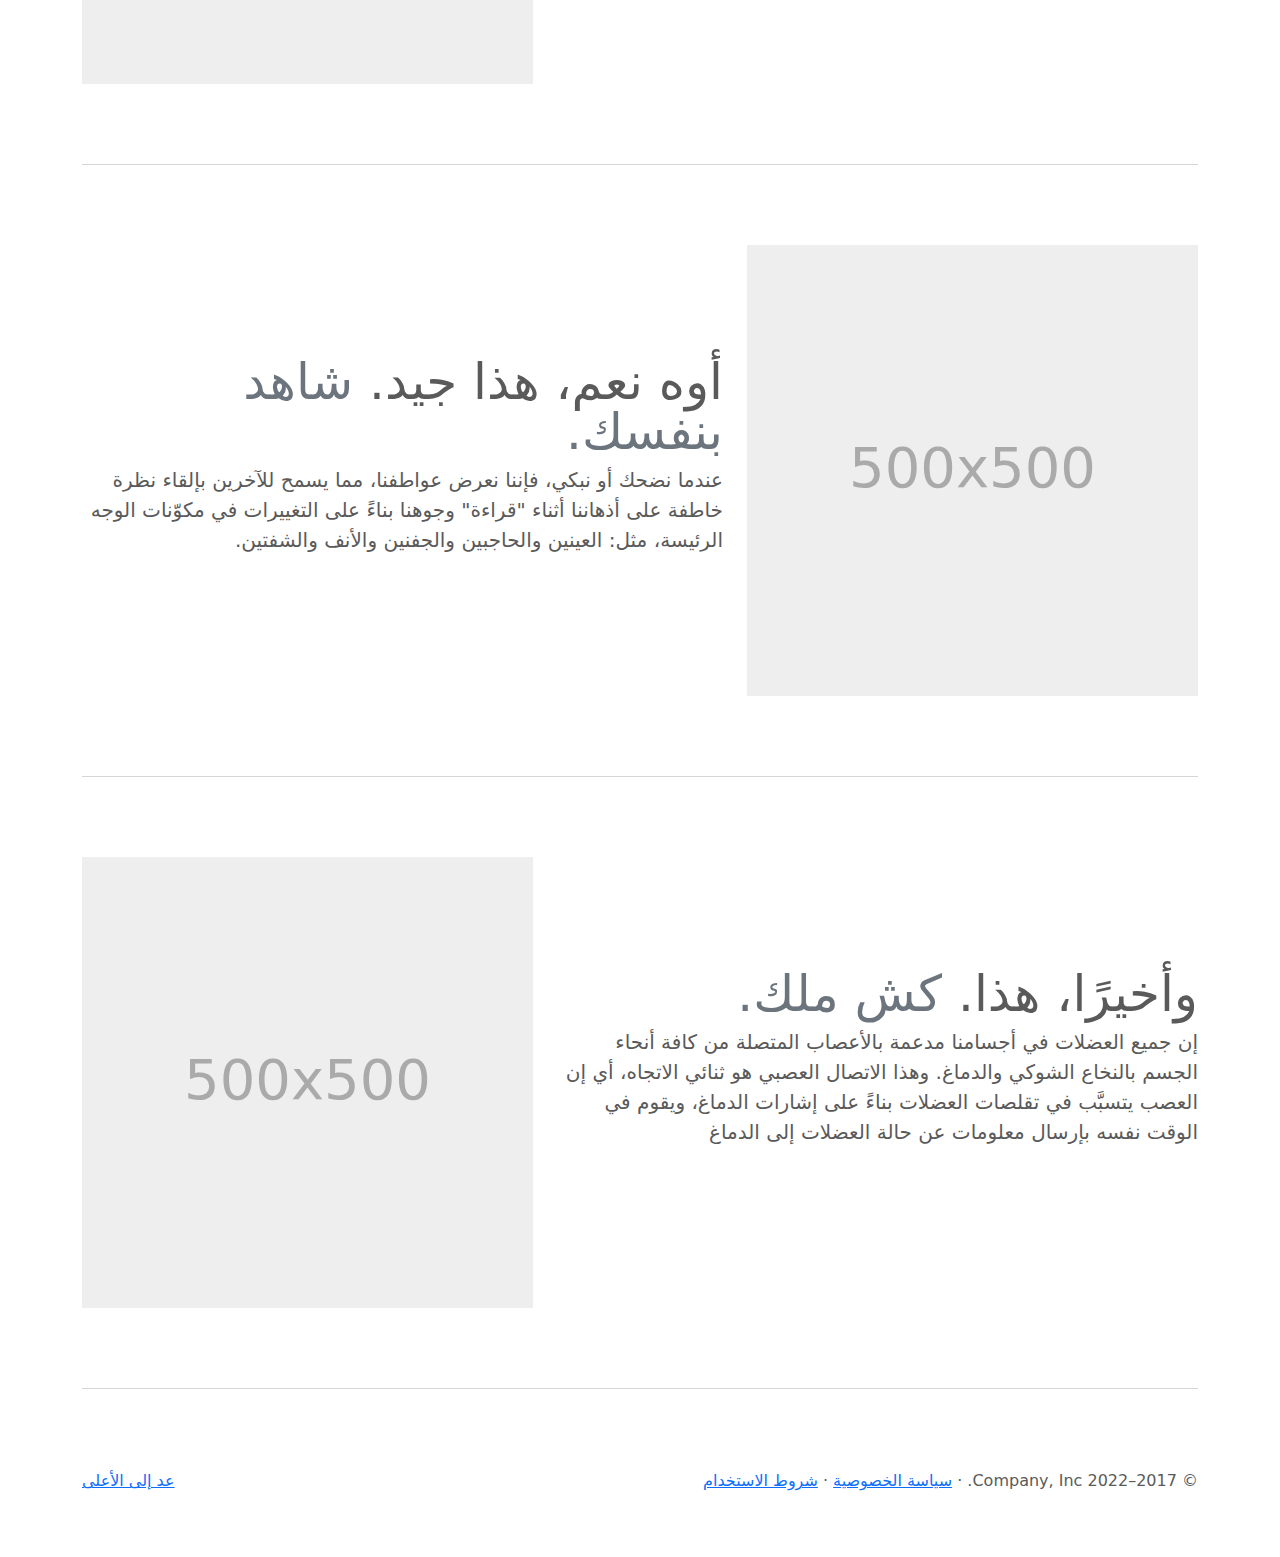
<file: bootstrap-5.2.3-examples/carousel-rtl/index.html>
<!doctype html>
<html lang="ar" dir="rtl">
  <head>
    <meta charset="utf-8">
    <meta name="viewport" content="width=device-width, initial-scale=1">
    <meta name="description" content="">
    <meta name="author" content="Mark Otto, Jacob Thornton, and Bootstrap contributors">
    <meta name="generator" content="Hugo 0.104.2">
    <title>قالب  شرائح العرض · Bootstrap v5.2</title>

    <link rel="canonical" href="https://getbootstrap.com/docs/5.2/examples/carousel-rtl/">

    

    

<link href="../assets/dist/css/bootstrap.rtl.min.css" rel="stylesheet">

    <style>
      .bd-placeholder-img {
        font-size: 1.125rem;
        text-anchor: middle;
        -webkit-user-select: none;
        -moz-user-select: none;
        user-select: none;
      }

      @media (min-width: 768px) {
        .bd-placeholder-img-lg {
          font-size: 3.5rem;
        }
      }

      .b-example-divider {
        height: 3rem;
        background-color: rgba(0, 0, 0, .1);
        border: solid rgba(0, 0, 0, .15);
        border-width: 1px 0;
        box-shadow: inset 0 .5em 1.5em rgba(0, 0, 0, .1), inset 0 .125em .5em rgba(0, 0, 0, .15);
      }

      .b-example-vr {
        flex-shrink: 0;
        width: 1.5rem;
        height: 100vh;
      }

      .bi {
        vertical-align: -.125em;
        fill: currentColor;
      }

      .nav-scroller {
        position: relative;
        z-index: 2;
        height: 2.75rem;
        overflow-y: hidden;
      }

      .nav-scroller .nav {
        display: flex;
        flex-wrap: nowrap;
        padding-bottom: 1rem;
        margin-top: -1px;
        overflow-x: auto;
        text-align: center;
        white-space: nowrap;
        -webkit-overflow-scrolling: touch;
      }
    </style>

    
    <!-- Custom styles for this template -->
    <link href="../carousel/carousel.rtl.css" rel="stylesheet">
  </head>
  <body>
    
<header>
  <nav class="navbar navbar-expand-md navbar-dark fixed-top bg-dark">
    <div class="container-fluid">
      <a class="navbar-brand" href="#">شرائح العرض</a>
      <button class="navbar-toggler" type="button" data-bs-toggle="collapse" data-bs-target="#navbarCollapse" aria-controls="navbarCollapse" aria-expanded="false" aria-label="تبديل التنقل">
        <span class="navbar-toggler-icon"></span>
      </button>
      <div class="collapse navbar-collapse" id="navbarCollapse">
        <ul class="navbar-nav me-auto mb-2 mb-md-0">
          <li class="nav-item">
            <a class="nav-link active" aria-current="page" href="#">الصفحة الرئيسية</a>
          </li>
          <li class="nav-item">
            <a class="nav-link" href="#">حلقة الوصل</a>
          </li>
          <li class="nav-item">
            <a class="nav-link disabled">رابط غير مفعل</a>
          </li>
        </ul>
        <form class="d-flex" role="search">
          <input class="form-control me-2" type="search" placeholder="بحث" aria-label="بحث">
          <button class="btn btn-outline-success" type="submit">بحث</button>
        </form>
      </div>
    </div>
  </nav>
</header>

<main>

  <div id="myCarousel" class="carousel slide" data-bs-ride="carousel">
    <div class="carousel-indicators">
      <button type="button" data-bs-target="#myCarousel" data-bs-slide-to="0" class="active" aria-current="true" aria-label="Slide 1"></button>
      <button type="button" data-bs-target="#myCarousel" data-bs-slide-to="1" aria-label="Slide 2"></button>
      <button type="button" data-bs-target="#myCarousel" data-bs-slide-to="2" aria-label="Slide 3"></button>
    </div>
    <div class="carousel-inner">
      <div class="carousel-item active">
        <svg class="bd-placeholder-img" width="100%" height="100%" xmlns="http://www.w3.org/2000/svg" aria-hidden="true" preserveAspectRatio="xMidYMid slice" focusable="false"><rect width="100%" height="100%" fill="#777"/></svg>

        <div class="container">
          <div class="carousel-caption text-start">
            <h1>عنوان المثال.</h1>
            <p>تشير الدراسات الإحصائية حسب الجمعية الأمريكية للغات بأن الإقبال على العربية زاد %126 في الولايات المتحدة الأمريكية وحدها بين عامي 2002 و2009م.</p>
            <p><a class="btn btn-lg btn-primary" href="#">سجل اليوم</a></p>
          </div>
        </div>
      </div>
      <div class="carousel-item">
        <svg class="bd-placeholder-img" width="100%" height="100%" xmlns="http://www.w3.org/2000/svg" aria-hidden="true" preserveAspectRatio="xMidYMid slice" focusable="false"><rect width="100%" height="100%" fill="#777"/></svg>

        <div class="container">
          <div class="carousel-caption">
            <h1>عنوان مثال آخر.</h1>
            <p>حسب المجلس الثقافي البريطاني فإن تعليم الإنجليزية داخل بريطانيا يسهم في تعزيز اقتصادها بما يتجاوز ملياري جنيه سنوياً، كما أنه وفر أكثر من 26 ألف وظيفة.</p>
            <p><a class="btn btn-lg btn-primary" href="#">أعرف أكثر</a></p>
          </div>
        </div>
      </div>
      <div class="carousel-item">
        <svg class="bd-placeholder-img" width="100%" height="100%" xmlns="http://www.w3.org/2000/svg" aria-hidden="true" preserveAspectRatio="xMidYMid slice" focusable="false"><rect width="100%" height="100%" fill="#777"/></svg>

        <div class="container">
          <div class="carousel-caption text-end">
            <h1>واحد أكثر لقياس جيد.</h1>
            <p>الإحصاءات لحجم الاستثمار اللغوي خارج بريطانيا تتفاوت من سنة لأخرى إلا أن المدير التنفيذي للمجلس الثقافي البريطاني إدي بايرز يرى أن استثمار تعليم الإنجليزية في الخارج لا يحسب على المستوى المالي فحسب بل على المستوى السياسي أيضاً.</p>
            <p><a class="btn btn-lg btn-primary" href="#">تصفح المعرض</a></p>
          </div>
        </div>
      </div>
    </div>
    <button class="carousel-control-prev" type="button" data-bs-target="#myCarousel" data-bs-slide="prev">
      <span class="carousel-control-prev-icon" aria-hidden="true"></span>
      <span class="visually-hidden">السابق</span>
    </button>
    <button class="carousel-control-next" type="button" data-bs-target="#myCarousel" data-bs-slide="next">
      <span class="carousel-control-next-icon" aria-hidden="true"></span>
      <span class="visually-hidden">التالي</span>
    </button>
  </div>


  <!-- Marketing messaging and featurettes
  ================================================== -->
  <!-- Wrap the rest of the page in another container to center all the content. -->

  <div class="container marketing">

    <!-- Three columns of text below the carousel -->
    <div class="row">
      <div class="col-lg-4">
        <svg class="bd-placeholder-img rounded-circle" width="140" height="140" xmlns="http://www.w3.org/2000/svg" role="img" aria-label="Placeholder: 140x140" preserveAspectRatio="xMidYMid slice" focusable="false"><title>Placeholder</title><rect width="100%" height="100%" fill="#777"/><text x="50%" y="50%" fill="#777" dy=".3em">140x140</text></svg>

        <h2 class="fw-normal">عنوان</h2>
        <p>تذكر دائماً أن الحاسوب لا يمتلك ذكاءً، ولكنه يكتسب الذكاء الاصطناعي من خلال ثلاثة عناصر وظيفية رئيسة، هي: القدرة على التحليل، والقدرة على التأليف، والاستدلال المنطقي.</p>
        <p><a class="btn btn-secondary" href="#">عرض التفاصيل</a></p>
      </div><!-- /.col-lg-4 -->
      <div class="col-lg-4">
        <svg class="bd-placeholder-img rounded-circle" width="140" height="140" xmlns="http://www.w3.org/2000/svg" role="img" aria-label="Placeholder: 140x140" preserveAspectRatio="xMidYMid slice" focusable="false"><title>Placeholder</title><rect width="100%" height="100%" fill="#777"/><text x="50%" y="50%" fill="#777" dy=".3em">140x140</text></svg>

        <h2 class="fw-normal">عنوان آخر</h2>
        <p>إذا أردنا استخدام الحاسوب الذكي في معالجة اللغة العربية فإننا نجد أنفسنا أمام تحدٍّ كبير، خاصة وأن لغتنا تمتاز بتماسك منظوماتها وتداخلها، ومع ذلك فإن الذكاء الاصطناعي يمكّننا من الحصول على أربعة أنواع من المعالجة، هي: المعالجة الصوتية، والمعالجة الصرفية، والمعالجة النحوية، والمعالجة الدلالية.</p>
        <p><a class="btn btn-secondary" href="#">عرض التفاصيل</a></p>
      </div><!-- /.col-lg-4 -->
      <div class="col-lg-4">
        <svg class="bd-placeholder-img rounded-circle" width="140" height="140" xmlns="http://www.w3.org/2000/svg" role="img" aria-label="Placeholder: 140x140" preserveAspectRatio="xMidYMid slice" focusable="false"><title>Placeholder</title><rect width="100%" height="100%" fill="#777"/><text x="50%" y="50%" fill="#777" dy=".3em">140x140</text></svg>

        <h2 class="fw-normal">عنوان ثالث لتأكيد المعلومة</h2>
        <p>بفضل بحوث الذكاء الاصطناعي وتقنياته استطعنا الانتقال من مرحلة التعامل مع الفيزيائي إلى مرحلة التعامل مع المنطقي، وقد انعكس هذا الانتقال بصورة إيجابية على الكيفية التي تتعامل بها الشعوب مع لغاتها الحيَّة، وهذا يعني أنه يجب أن ينعكس بصورة إيجابية على كيفية تعاملنا مع لغتنا العربية.</p>
        <p><a class="btn btn-secondary" href="#">عرض التفاصيل</a></p>
      </div><!-- /.col-lg-4 -->
    </div><!-- /.row -->


    <!-- START THE FEATURETTES -->

    <hr class="featurette-divider">

    <div class="row featurette">
      <div class="col-md-7">
        <h2 class="featurette-heading fw-normal lh-1">العنوان الأول المميز. <span class="text-muted"> سيذهل عقلك. </span></h2>
        <p class="lead">وجه الإنسان هو جزء معقَّد ومتميِّز للغاية من جسمه. وفي الواقع، إنه أحد أكثر أنظمة الإشارات المتاحة تعقيداً لدينا؛ فهو يتضمَّن أكثر من 40 عضلة مستقلة هيكلياً ووظيفياً، بحيث يمكن تشغيل كل منها بشكل مستقل عن البعض الآخر؛ وتشكِّل أحد أقوى مؤشرات العواطف.</p>
      </div>
      <div class="col-md-5">
        <svg class="bd-placeholder-img bd-placeholder-img-lg featurette-image img-fluid mx-auto" width="500" height="500" xmlns="http://www.w3.org/2000/svg" role="img" aria-label="Placeholder: 500x500" preserveAspectRatio="xMidYMid slice" focusable="false"><title>Placeholder</title><rect width="100%" height="100%" fill="#eee"/><text x="50%" y="50%" fill="#aaa" dy=".3em">500x500</text></svg>

      </div>
    </div>

    <hr class="featurette-divider">

    <div class="row featurette">
      <div class="col-md-7 order-md-2">
        <h2 class="featurette-heading fw-normal lh-1">أوه نعم، هذا جيد. <span class="text-muted"> شاهد بنفسك. </span></h2>
        <p class="lead">عندما نضحك أو نبكي، فإننا نعرض عواطفنا، مما يسمح للآخرين بإلقاء نظرة خاطفة على أذهاننا أثناء "قراءة" وجوهنا بناءً على التغييرات في مكوّنات الوجه الرئيسة، مثل: العينين والحاجبين والجفنين والأنف والشفتين.</p>
      </div>
      <div class="col-md-5 order-md-1">
        <svg class="bd-placeholder-img bd-placeholder-img-lg featurette-image img-fluid mx-auto" width="500" height="500" xmlns="http://www.w3.org/2000/svg" role="img" aria-label="Placeholder: 500x500" preserveAspectRatio="xMidYMid slice" focusable="false"><title>Placeholder</title><rect width="100%" height="100%" fill="#eee"/><text x="50%" y="50%" fill="#aaa" dy=".3em">500x500</text></svg>

      </div>
    </div>

    <hr class="featurette-divider">

    <div class="row featurette">
      <div class="col-md-7">
        <h2 class="featurette-heading fw-normal lh-1">وأخيرًا، هذا. <span class="text-muted"> كش ملك. </span></h2>
        <p class="lead">إن جميع العضلات في أجسامنا مدعمة بالأعصاب المتصلة من كافة أنحاء الجسم بالنخاع الشوكي والدماغ. وهذا الاتصال العصبي هو ثنائي الاتجاه، أي إن العصب يتسبَّب في تقلصات العضلات بناءً على إشارات الدماغ، ويقوم في الوقت نفسه بإرسال معلومات عن حالة العضلات إلى الدماغ</p>
      </div>
      <div class="col-md-5">
        <svg class="bd-placeholder-img bd-placeholder-img-lg featurette-image img-fluid mx-auto" width="500" height="500" xmlns="http://www.w3.org/2000/svg" role="img" aria-label="Placeholder: 500x500" preserveAspectRatio="xMidYMid slice" focusable="false"><title>Placeholder</title><rect width="100%" height="100%" fill="#eee"/><text x="50%" y="50%" fill="#aaa" dy=".3em">500x500</text></svg>

      </div>
    </div>

    <hr class="featurette-divider">

    <!-- /END THE FEATURETTES -->

  </div><!-- /.container -->


  <!-- FOOTER -->
  <footer class="container">
    <p class="float-end"><a href="#">عد إلى الأعلى</a></p>
    <p>&copy; 2017–2022 Company, Inc. &middot; <a href="#">سياسة الخصوصية</a> &middot; <a href="#">شروط الاستخدام</a></p>
  </footer>
</main>


    <script src="../assets/dist/js/bootstrap.bundle.min.js"></script>

      
  </body>
</html>
</file>
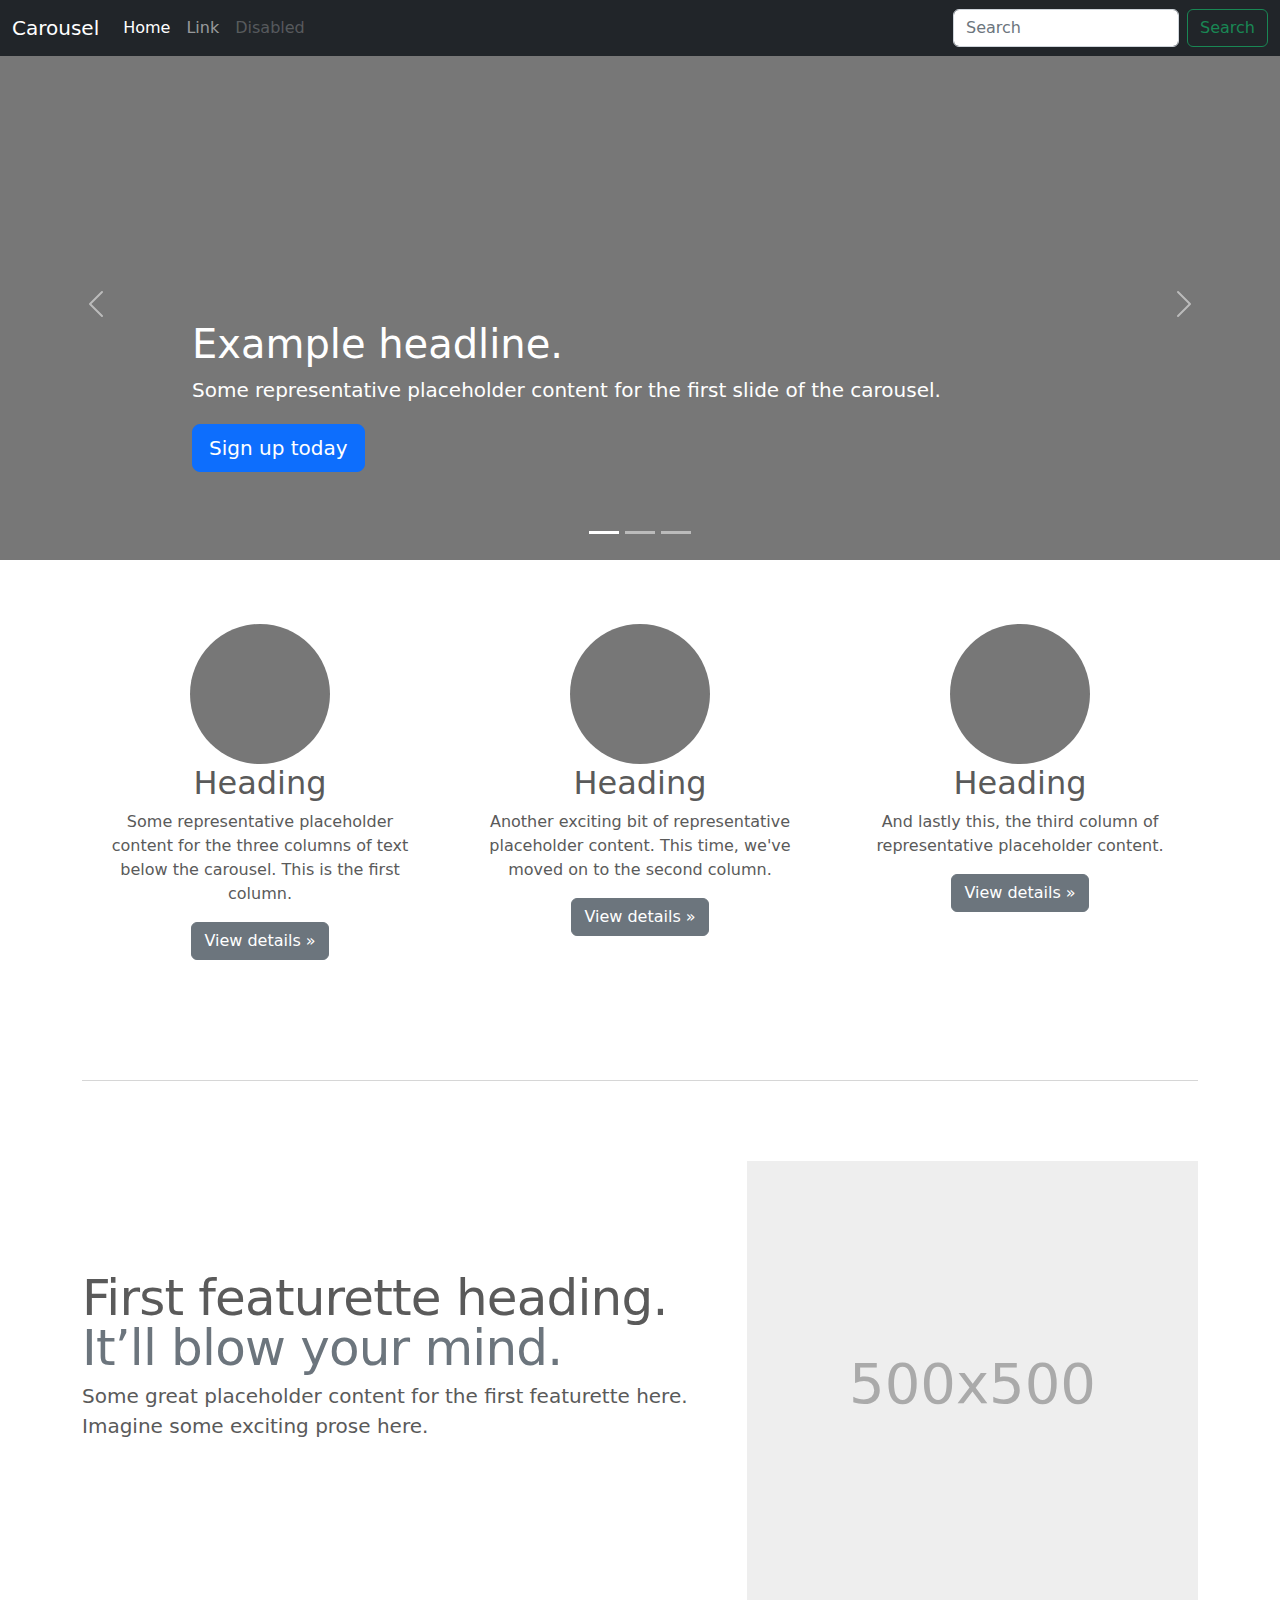
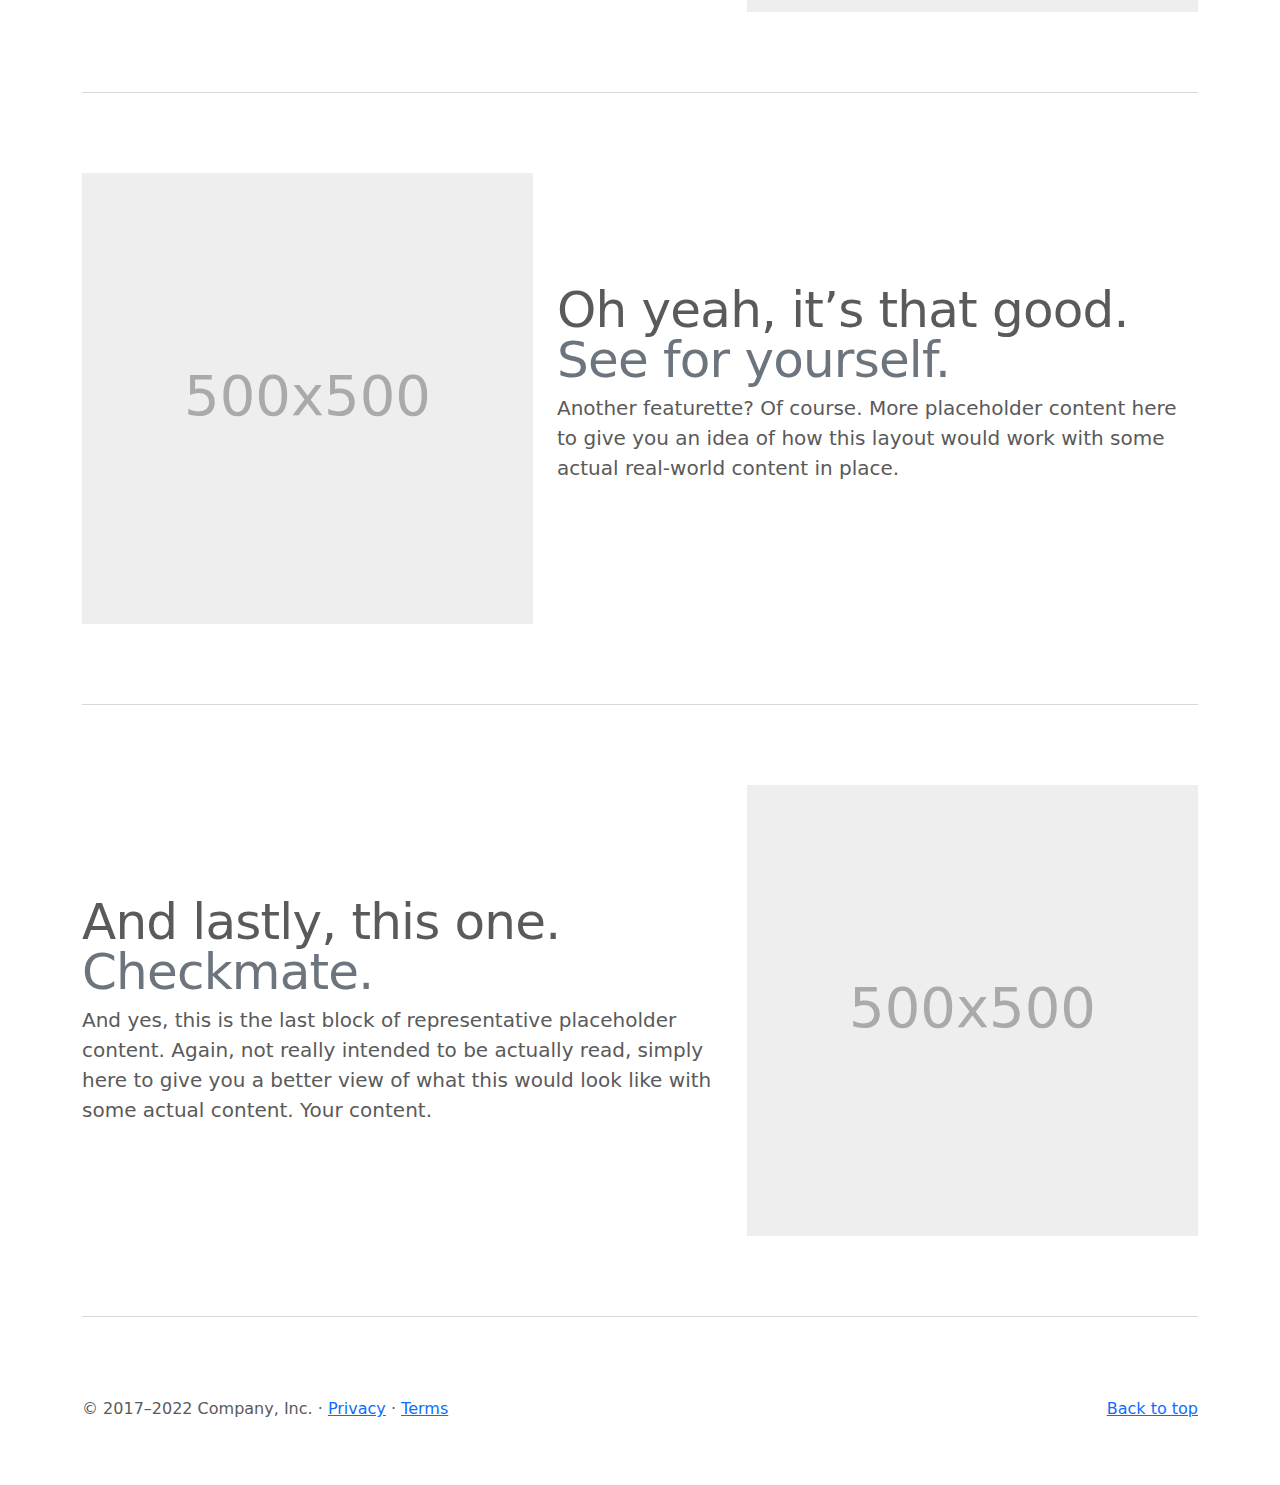
<file: bootstrap-5.2.3-examples/carousel/index.html>
<!doctype html>
<html lang="en">
  <head>
    <meta charset="utf-8">
    <meta name="viewport" content="width=device-width, initial-scale=1">
    <meta name="description" content="">
    <meta name="author" content="Mark Otto, Jacob Thornton, and Bootstrap contributors">
    <meta name="generator" content="Hugo 0.104.2">
    <title>Carousel Template · Bootstrap v5.2</title>

    <link rel="canonical" href="https://getbootstrap.com/docs/5.2/examples/carousel/">

    

    

<link href="../assets/dist/css/bootstrap.min.css" rel="stylesheet">

    <style>
      .bd-placeholder-img {
        font-size: 1.125rem;
        text-anchor: middle;
        -webkit-user-select: none;
        -moz-user-select: none;
        user-select: none;
      }

      @media (min-width: 768px) {
        .bd-placeholder-img-lg {
          font-size: 3.5rem;
        }
      }

      .b-example-divider {
        height: 3rem;
        background-color: rgba(0, 0, 0, .1);
        border: solid rgba(0, 0, 0, .15);
        border-width: 1px 0;
        box-shadow: inset 0 .5em 1.5em rgba(0, 0, 0, .1), inset 0 .125em .5em rgba(0, 0, 0, .15);
      }

      .b-example-vr {
        flex-shrink: 0;
        width: 1.5rem;
        height: 100vh;
      }

      .bi {
        vertical-align: -.125em;
        fill: currentColor;
      }

      .nav-scroller {
        position: relative;
        z-index: 2;
        height: 2.75rem;
        overflow-y: hidden;
      }

      .nav-scroller .nav {
        display: flex;
        flex-wrap: nowrap;
        padding-bottom: 1rem;
        margin-top: -1px;
        overflow-x: auto;
        text-align: center;
        white-space: nowrap;
        -webkit-overflow-scrolling: touch;
      }
    </style>

    
    <!-- Custom styles for this template -->
    <link href="carousel.css" rel="stylesheet">
  </head>
  <body>
    
<header>
  <nav class="navbar navbar-expand-md navbar-dark fixed-top bg-dark">
    <div class="container-fluid">
      <a class="navbar-brand" href="#">Carousel</a>
      <button class="navbar-toggler" type="button" data-bs-toggle="collapse" data-bs-target="#navbarCollapse" aria-controls="navbarCollapse" aria-expanded="false" aria-label="Toggle navigation">
        <span class="navbar-toggler-icon"></span>
      </button>
      <div class="collapse navbar-collapse" id="navbarCollapse">
        <ul class="navbar-nav me-auto mb-2 mb-md-0">
          <li class="nav-item">
            <a class="nav-link active" aria-current="page" href="#">Home</a>
          </li>
          <li class="nav-item">
            <a class="nav-link" href="#">Link</a>
          </li>
          <li class="nav-item">
            <a class="nav-link disabled">Disabled</a>
          </li>
        </ul>
        <form class="d-flex" role="search">
          <input class="form-control me-2" type="search" placeholder="Search" aria-label="Search">
          <button class="btn btn-outline-success" type="submit">Search</button>
        </form>
      </div>
    </div>
  </nav>
</header>

<main>

  <div id="myCarousel" class="carousel slide" data-bs-ride="carousel">
    <div class="carousel-indicators">
      <button type="button" data-bs-target="#myCarousel" data-bs-slide-to="0" class="active" aria-current="true" aria-label="Slide 1"></button>
      <button type="button" data-bs-target="#myCarousel" data-bs-slide-to="1" aria-label="Slide 2"></button>
      <button type="button" data-bs-target="#myCarousel" data-bs-slide-to="2" aria-label="Slide 3"></button>
    </div>
    <div class="carousel-inner">
      <div class="carousel-item active">
        <svg class="bd-placeholder-img" width="100%" height="100%" xmlns="http://www.w3.org/2000/svg" aria-hidden="true" preserveAspectRatio="xMidYMid slice" focusable="false"><rect width="100%" height="100%" fill="#777"/></svg>

        <div class="container">
          <div class="carousel-caption text-start">
            <h1>Example headline.</h1>
            <p>Some representative placeholder content for the first slide of the carousel.</p>
            <p><a class="btn btn-lg btn-primary" href="#">Sign up today</a></p>
          </div>
        </div>
      </div>
      <div class="carousel-item">
        <svg class="bd-placeholder-img" width="100%" height="100%" xmlns="http://www.w3.org/2000/svg" aria-hidden="true" preserveAspectRatio="xMidYMid slice" focusable="false"><rect width="100%" height="100%" fill="#777"/></svg>

        <div class="container">
          <div class="carousel-caption">
            <h1>Another example headline.</h1>
            <p>Some representative placeholder content for the second slide of the carousel.</p>
            <p><a class="btn btn-lg btn-primary" href="#">Learn more</a></p>
          </div>
        </div>
      </div>
      <div class="carousel-item">
        <svg class="bd-placeholder-img" width="100%" height="100%" xmlns="http://www.w3.org/2000/svg" aria-hidden="true" preserveAspectRatio="xMidYMid slice" focusable="false"><rect width="100%" height="100%" fill="#777"/></svg>

        <div class="container">
          <div class="carousel-caption text-end">
            <h1>One more for good measure.</h1>
            <p>Some representative placeholder content for the third slide of this carousel.</p>
            <p><a class="btn btn-lg btn-primary" href="#">Browse gallery</a></p>
          </div>
        </div>
      </div>
    </div>
    <button class="carousel-control-prev" type="button" data-bs-target="#myCarousel" data-bs-slide="prev">
      <span class="carousel-control-prev-icon" aria-hidden="true"></span>
      <span class="visually-hidden">Previous</span>
    </button>
    <button class="carousel-control-next" type="button" data-bs-target="#myCarousel" data-bs-slide="next">
      <span class="carousel-control-next-icon" aria-hidden="true"></span>
      <span class="visually-hidden">Next</span>
    </button>
  </div>


  <!-- Marketing messaging and featurettes
  ================================================== -->
  <!-- Wrap the rest of the page in another container to center all the content. -->

  <div class="container marketing">

    <!-- Three columns of text below the carousel -->
    <div class="row">
      <div class="col-lg-4">
        <svg class="bd-placeholder-img rounded-circle" width="140" height="140" xmlns="http://www.w3.org/2000/svg" role="img" aria-label="Placeholder: 140x140" preserveAspectRatio="xMidYMid slice" focusable="false"><title>Placeholder</title><rect width="100%" height="100%" fill="#777"/><text x="50%" y="50%" fill="#777" dy=".3em">140x140</text></svg>

        <h2 class="fw-normal">Heading</h2>
        <p>Some representative placeholder content for the three columns of text below the carousel. This is the first column.</p>
        <p><a class="btn btn-secondary" href="#">View details &raquo;</a></p>
      </div><!-- /.col-lg-4 -->
      <div class="col-lg-4">
        <svg class="bd-placeholder-img rounded-circle" width="140" height="140" xmlns="http://www.w3.org/2000/svg" role="img" aria-label="Placeholder: 140x140" preserveAspectRatio="xMidYMid slice" focusable="false"><title>Placeholder</title><rect width="100%" height="100%" fill="#777"/><text x="50%" y="50%" fill="#777" dy=".3em">140x140</text></svg>

        <h2 class="fw-normal">Heading</h2>
        <p>Another exciting bit of representative placeholder content. This time, we've moved on to the second column.</p>
        <p><a class="btn btn-secondary" href="#">View details &raquo;</a></p>
      </div><!-- /.col-lg-4 -->
      <div class="col-lg-4">
        <svg class="bd-placeholder-img rounded-circle" width="140" height="140" xmlns="http://www.w3.org/2000/svg" role="img" aria-label="Placeholder: 140x140" preserveAspectRatio="xMidYMid slice" focusable="false"><title>Placeholder</title><rect width="100%" height="100%" fill="#777"/><text x="50%" y="50%" fill="#777" dy=".3em">140x140</text></svg>

        <h2 class="fw-normal">Heading</h2>
        <p>And lastly this, the third column of representative placeholder content.</p>
        <p><a class="btn btn-secondary" href="#">View details &raquo;</a></p>
      </div><!-- /.col-lg-4 -->
    </div><!-- /.row -->


    <!-- START THE FEATURETTES -->

    <hr class="featurette-divider">

    <div class="row featurette">
      <div class="col-md-7">
        <h2 class="featurette-heading fw-normal lh-1">First featurette heading. <span class="text-muted">It’ll blow your mind.</span></h2>
        <p class="lead">Some great placeholder content for the first featurette here. Imagine some exciting prose here.</p>
      </div>
      <div class="col-md-5">
        <svg class="bd-placeholder-img bd-placeholder-img-lg featurette-image img-fluid mx-auto" width="500" height="500" xmlns="http://www.w3.org/2000/svg" role="img" aria-label="Placeholder: 500x500" preserveAspectRatio="xMidYMid slice" focusable="false"><title>Placeholder</title><rect width="100%" height="100%" fill="#eee"/><text x="50%" y="50%" fill="#aaa" dy=".3em">500x500</text></svg>

      </div>
    </div>

    <hr class="featurette-divider">

    <div class="row featurette">
      <div class="col-md-7 order-md-2">
        <h2 class="featurette-heading fw-normal lh-1">Oh yeah, it’s that good. <span class="text-muted">See for yourself.</span></h2>
        <p class="lead">Another featurette? Of course. More placeholder content here to give you an idea of how this layout would work with some actual real-world content in place.</p>
      </div>
      <div class="col-md-5 order-md-1">
        <svg class="bd-placeholder-img bd-placeholder-img-lg featurette-image img-fluid mx-auto" width="500" height="500" xmlns="http://www.w3.org/2000/svg" role="img" aria-label="Placeholder: 500x500" preserveAspectRatio="xMidYMid slice" focusable="false"><title>Placeholder</title><rect width="100%" height="100%" fill="#eee"/><text x="50%" y="50%" fill="#aaa" dy=".3em">500x500</text></svg>

      </div>
    </div>

    <hr class="featurette-divider">

    <div class="row featurette">
      <div class="col-md-7">
        <h2 class="featurette-heading fw-normal lh-1">And lastly, this one. <span class="text-muted">Checkmate.</span></h2>
        <p class="lead">And yes, this is the last block of representative placeholder content. Again, not really intended to be actually read, simply here to give you a better view of what this would look like with some actual content. Your content.</p>
      </div>
      <div class="col-md-5">
        <svg class="bd-placeholder-img bd-placeholder-img-lg featurette-image img-fluid mx-auto" width="500" height="500" xmlns="http://www.w3.org/2000/svg" role="img" aria-label="Placeholder: 500x500" preserveAspectRatio="xMidYMid slice" focusable="false"><title>Placeholder</title><rect width="100%" height="100%" fill="#eee"/><text x="50%" y="50%" fill="#aaa" dy=".3em">500x500</text></svg>

      </div>
    </div>

    <hr class="featurette-divider">

    <!-- /END THE FEATURETTES -->

  </div><!-- /.container -->


  <!-- FOOTER -->
  <footer class="container">
    <p class="float-end"><a href="#">Back to top</a></p>
    <p>&copy; 2017–2022 Company, Inc. &middot; <a href="#">Privacy</a> &middot; <a href="#">Terms</a></p>
  </footer>
</main>


    <script src="../assets/dist/js/bootstrap.bundle.min.js"></script>

      
  </body>
</html>
</file>
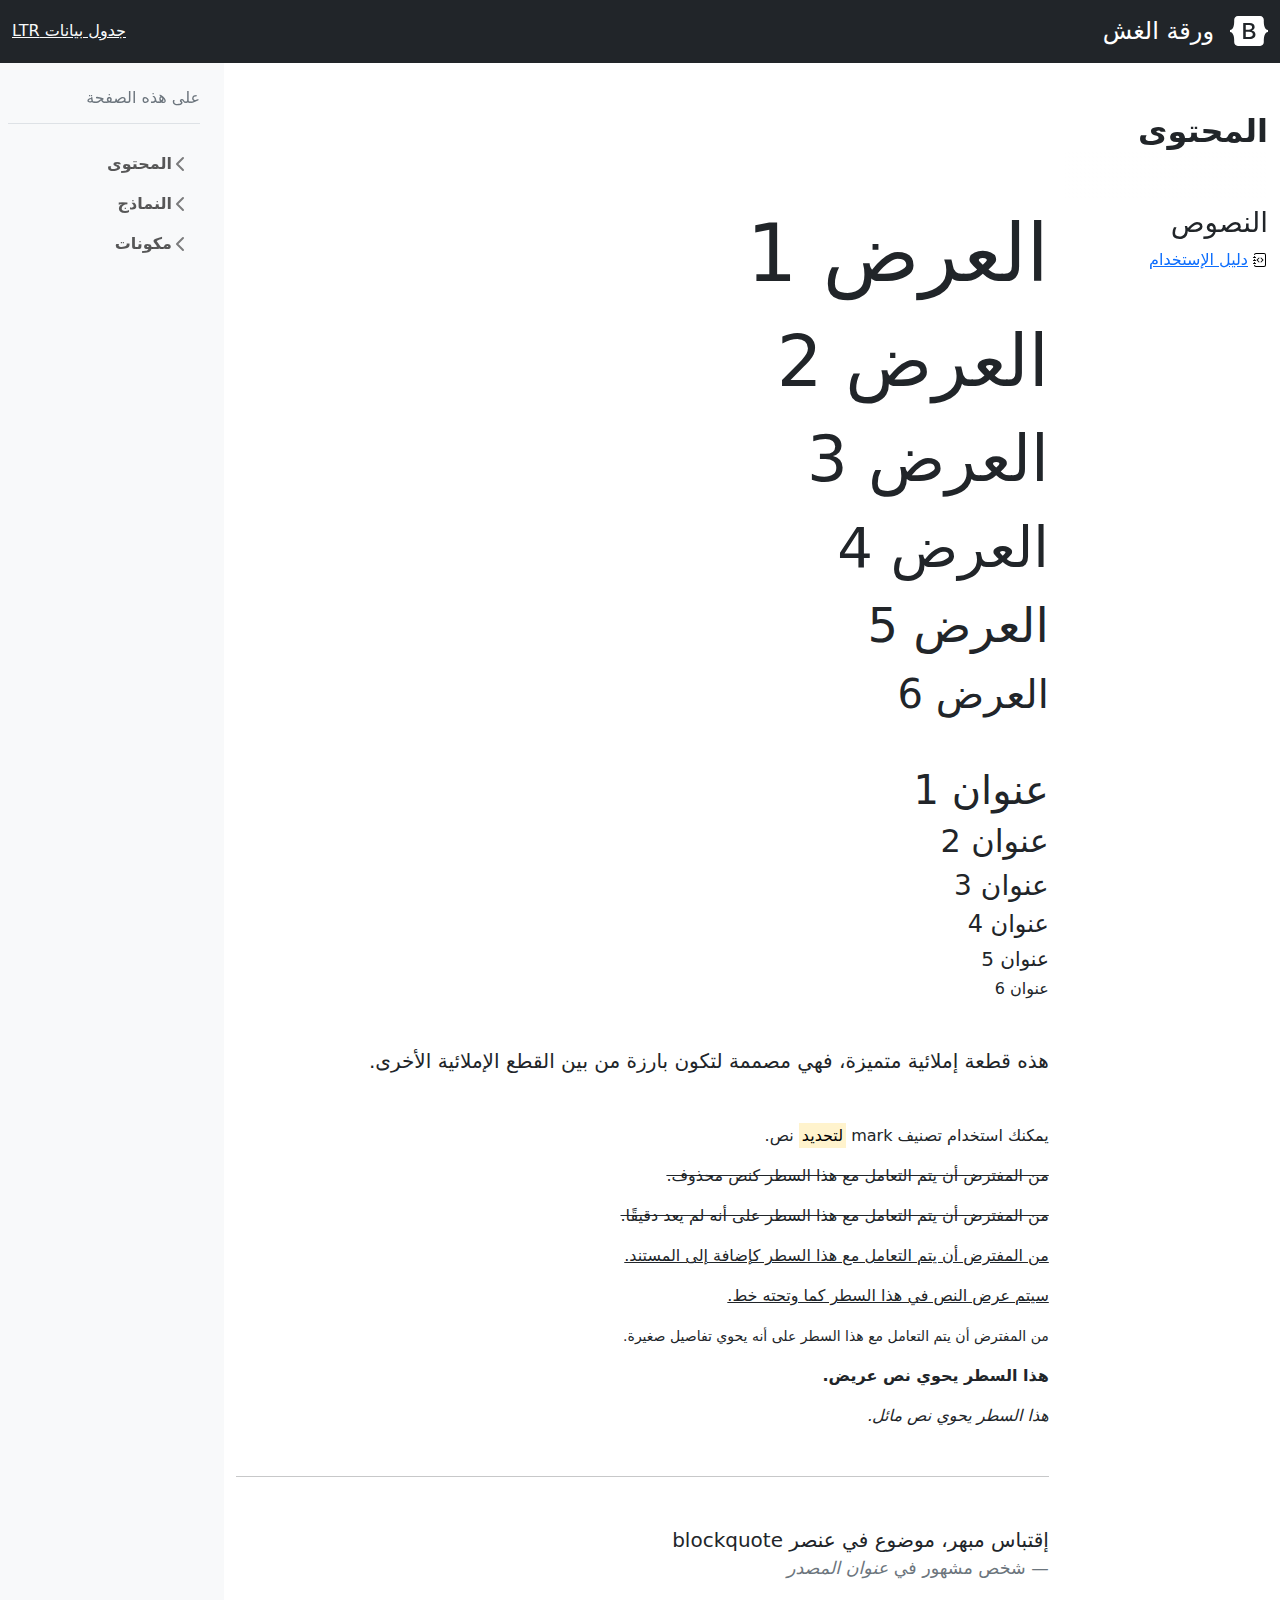
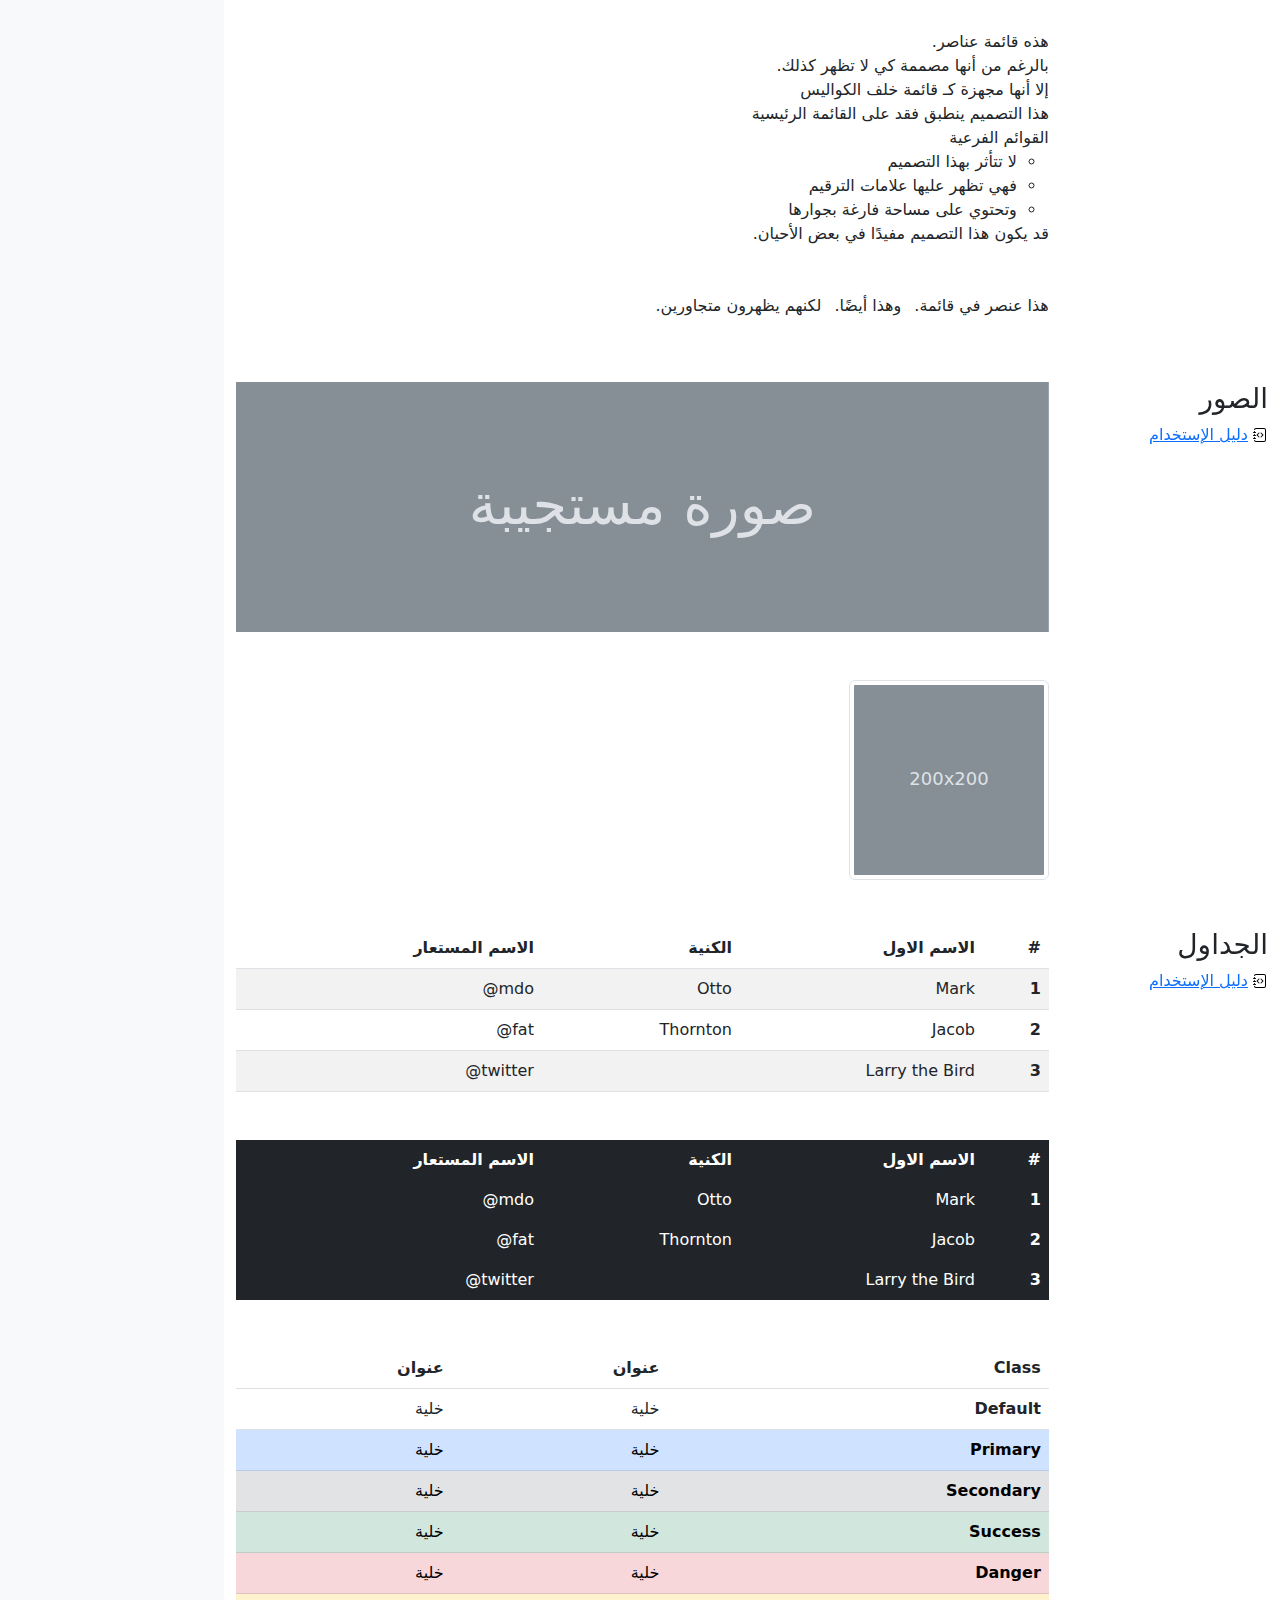
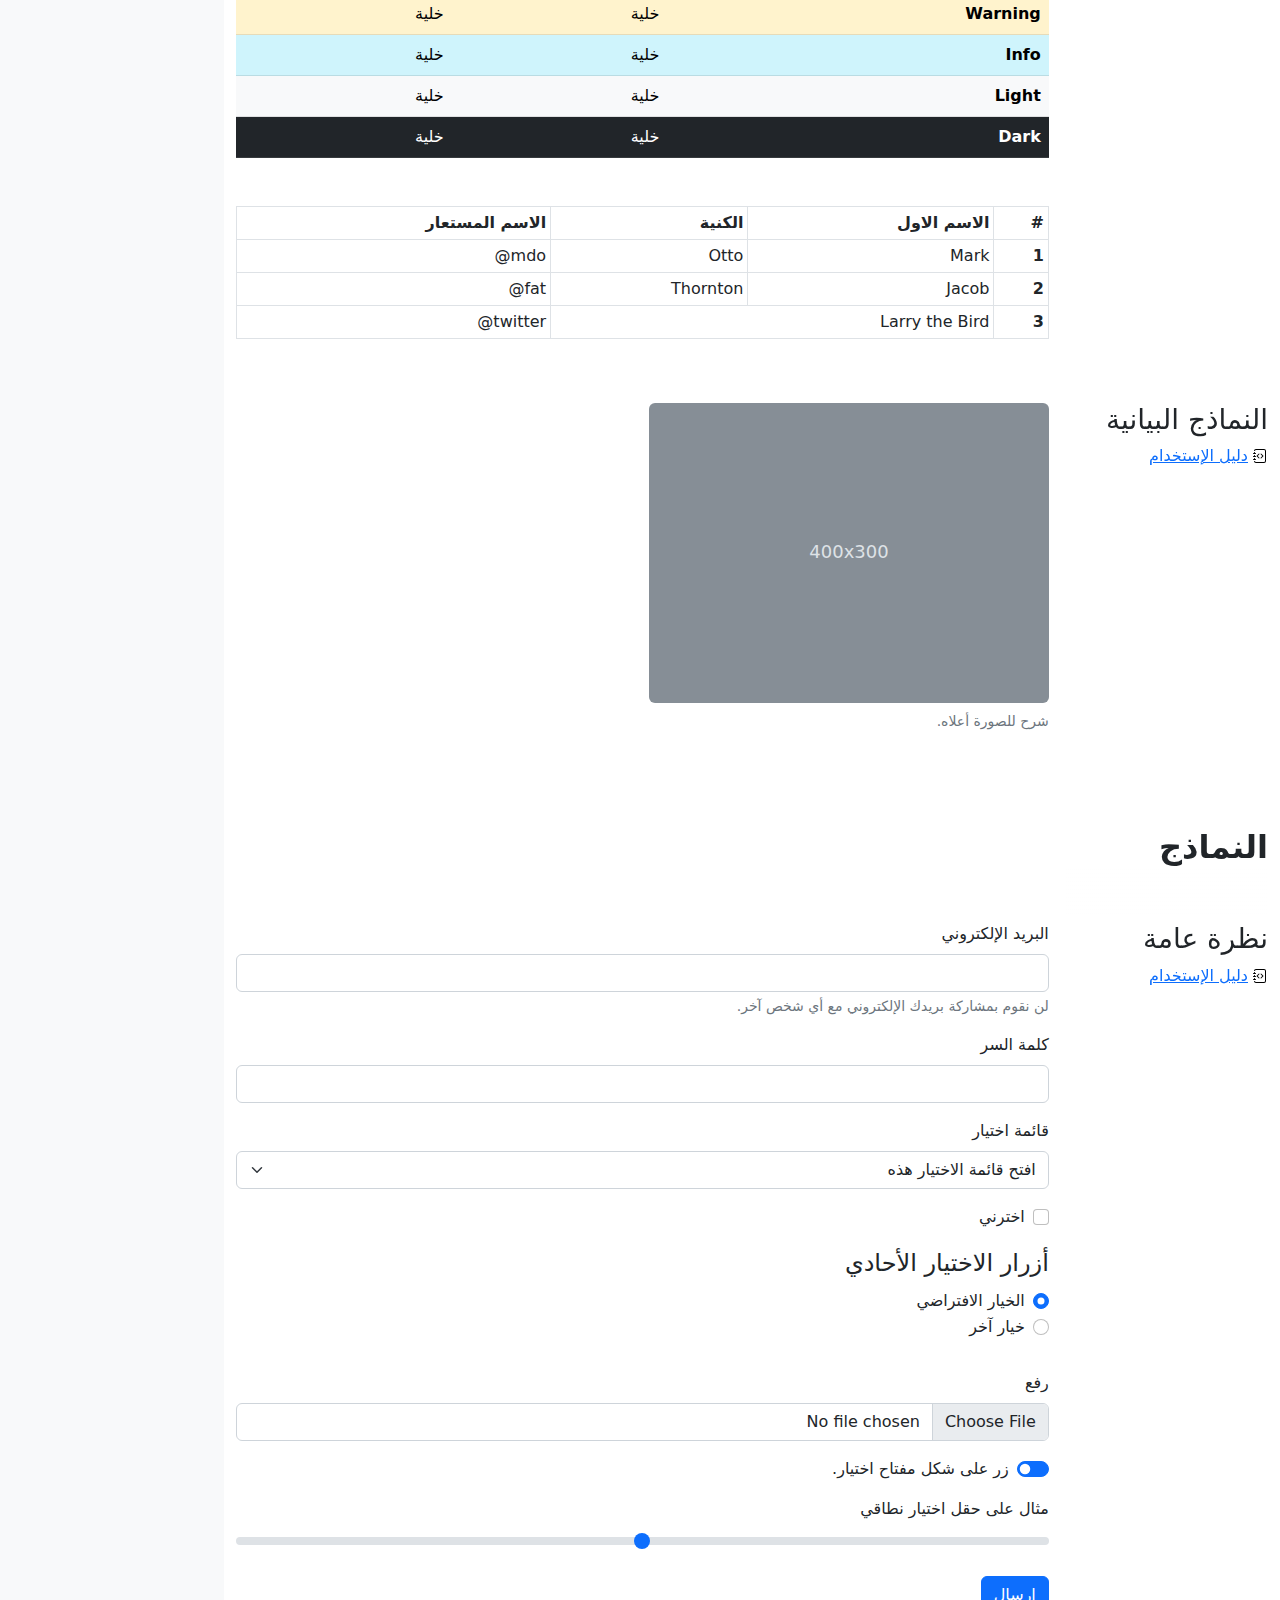
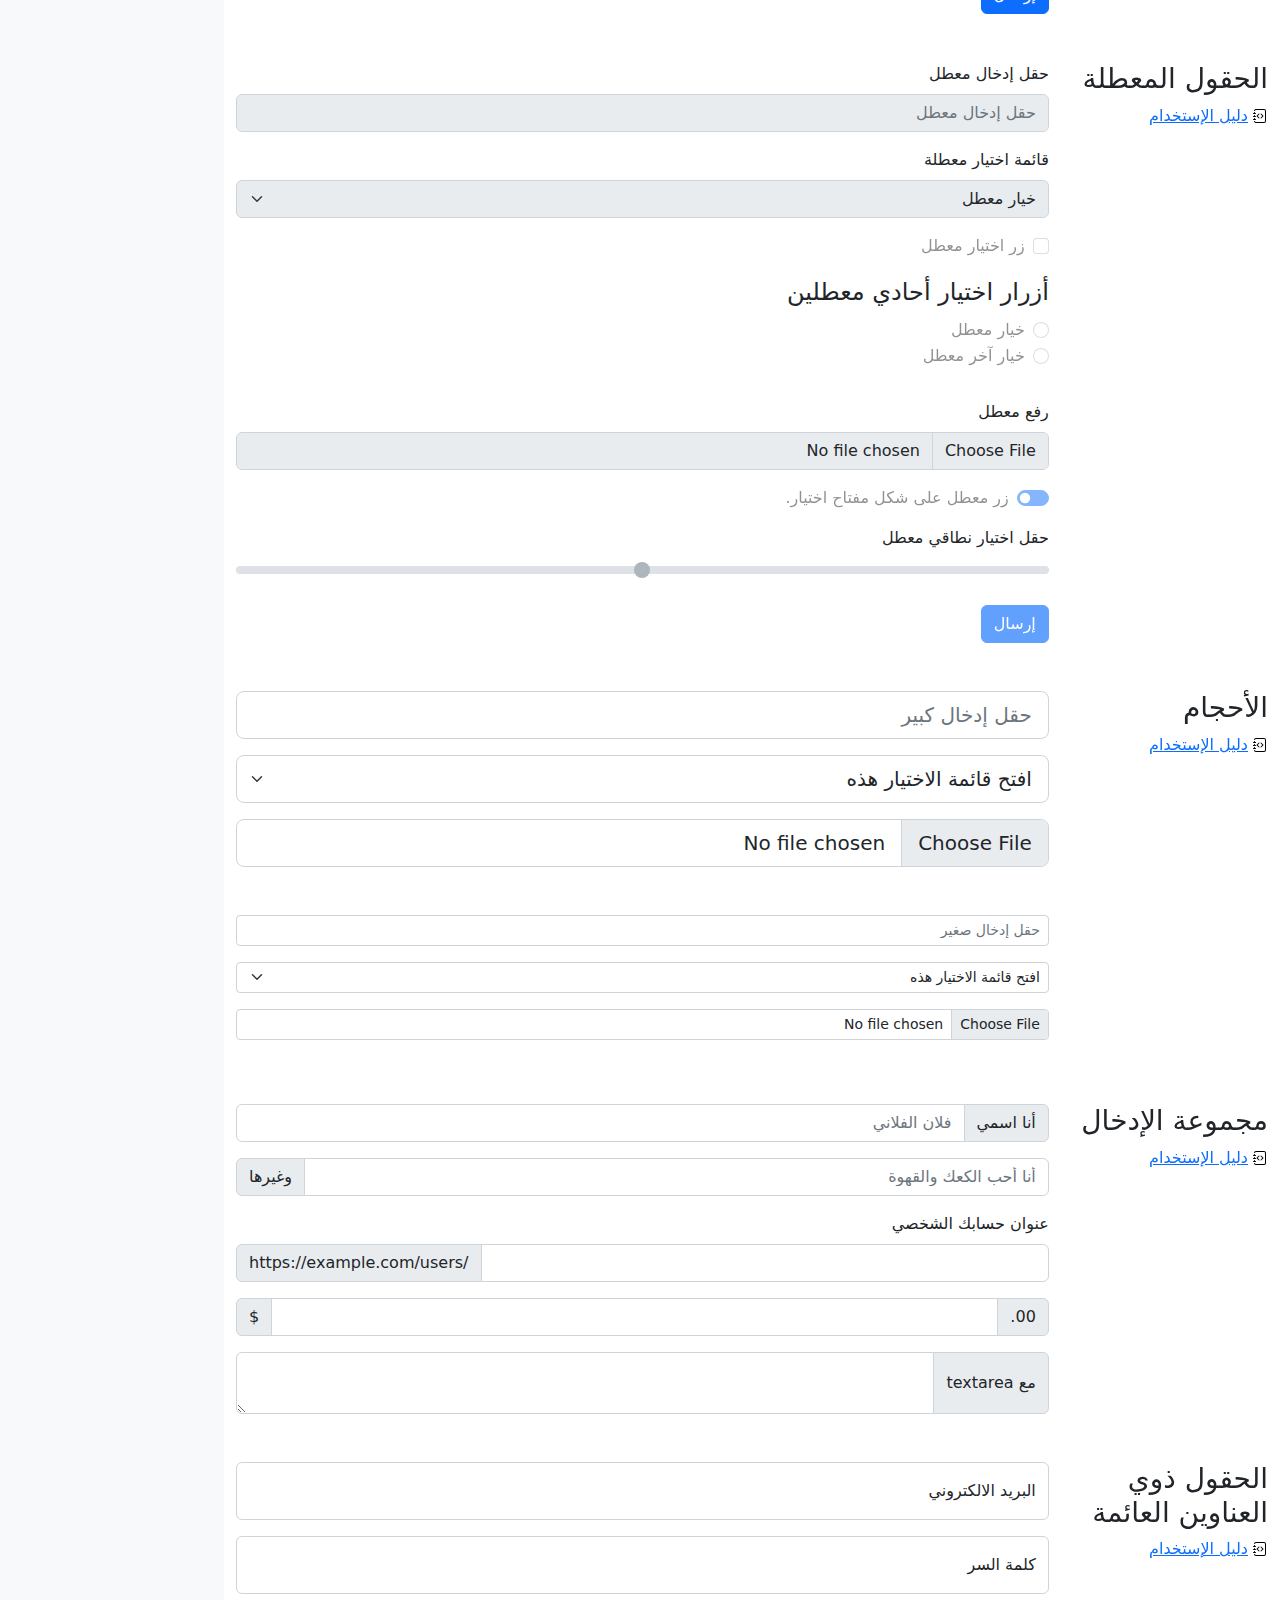
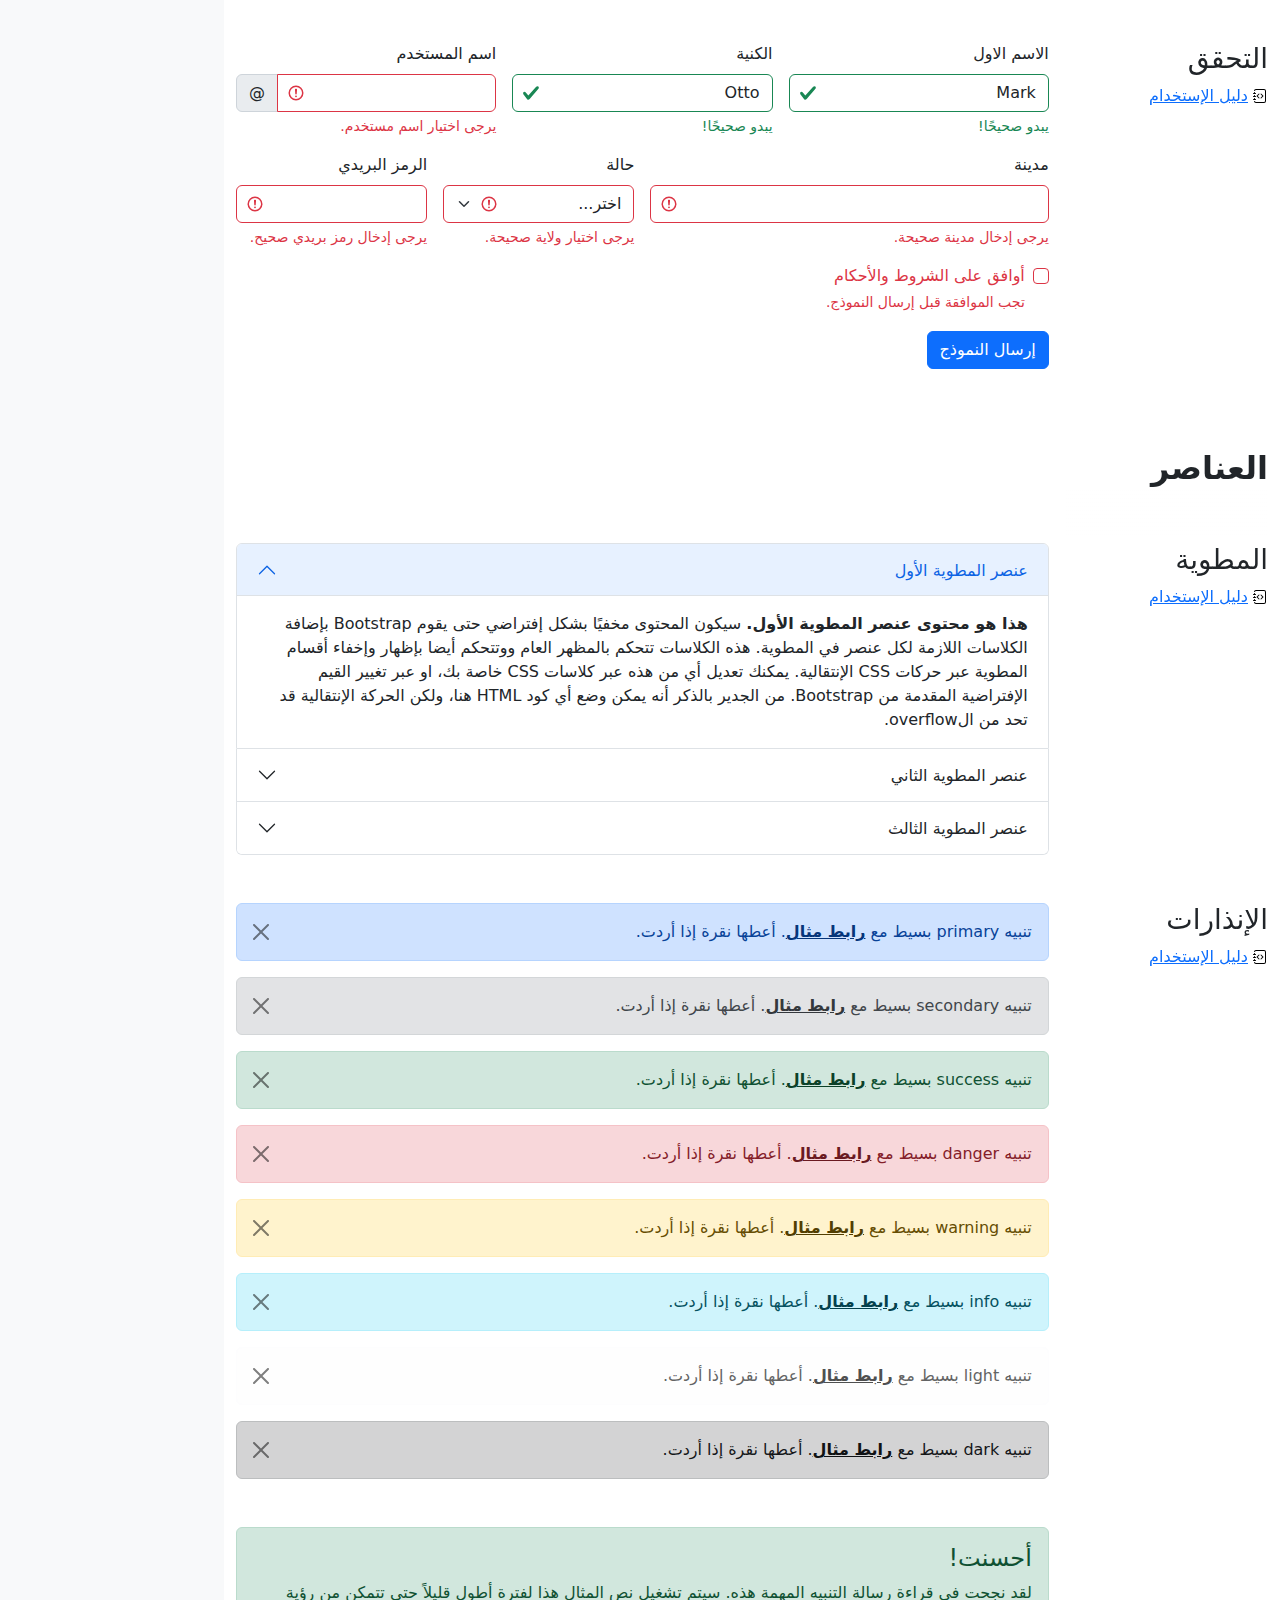
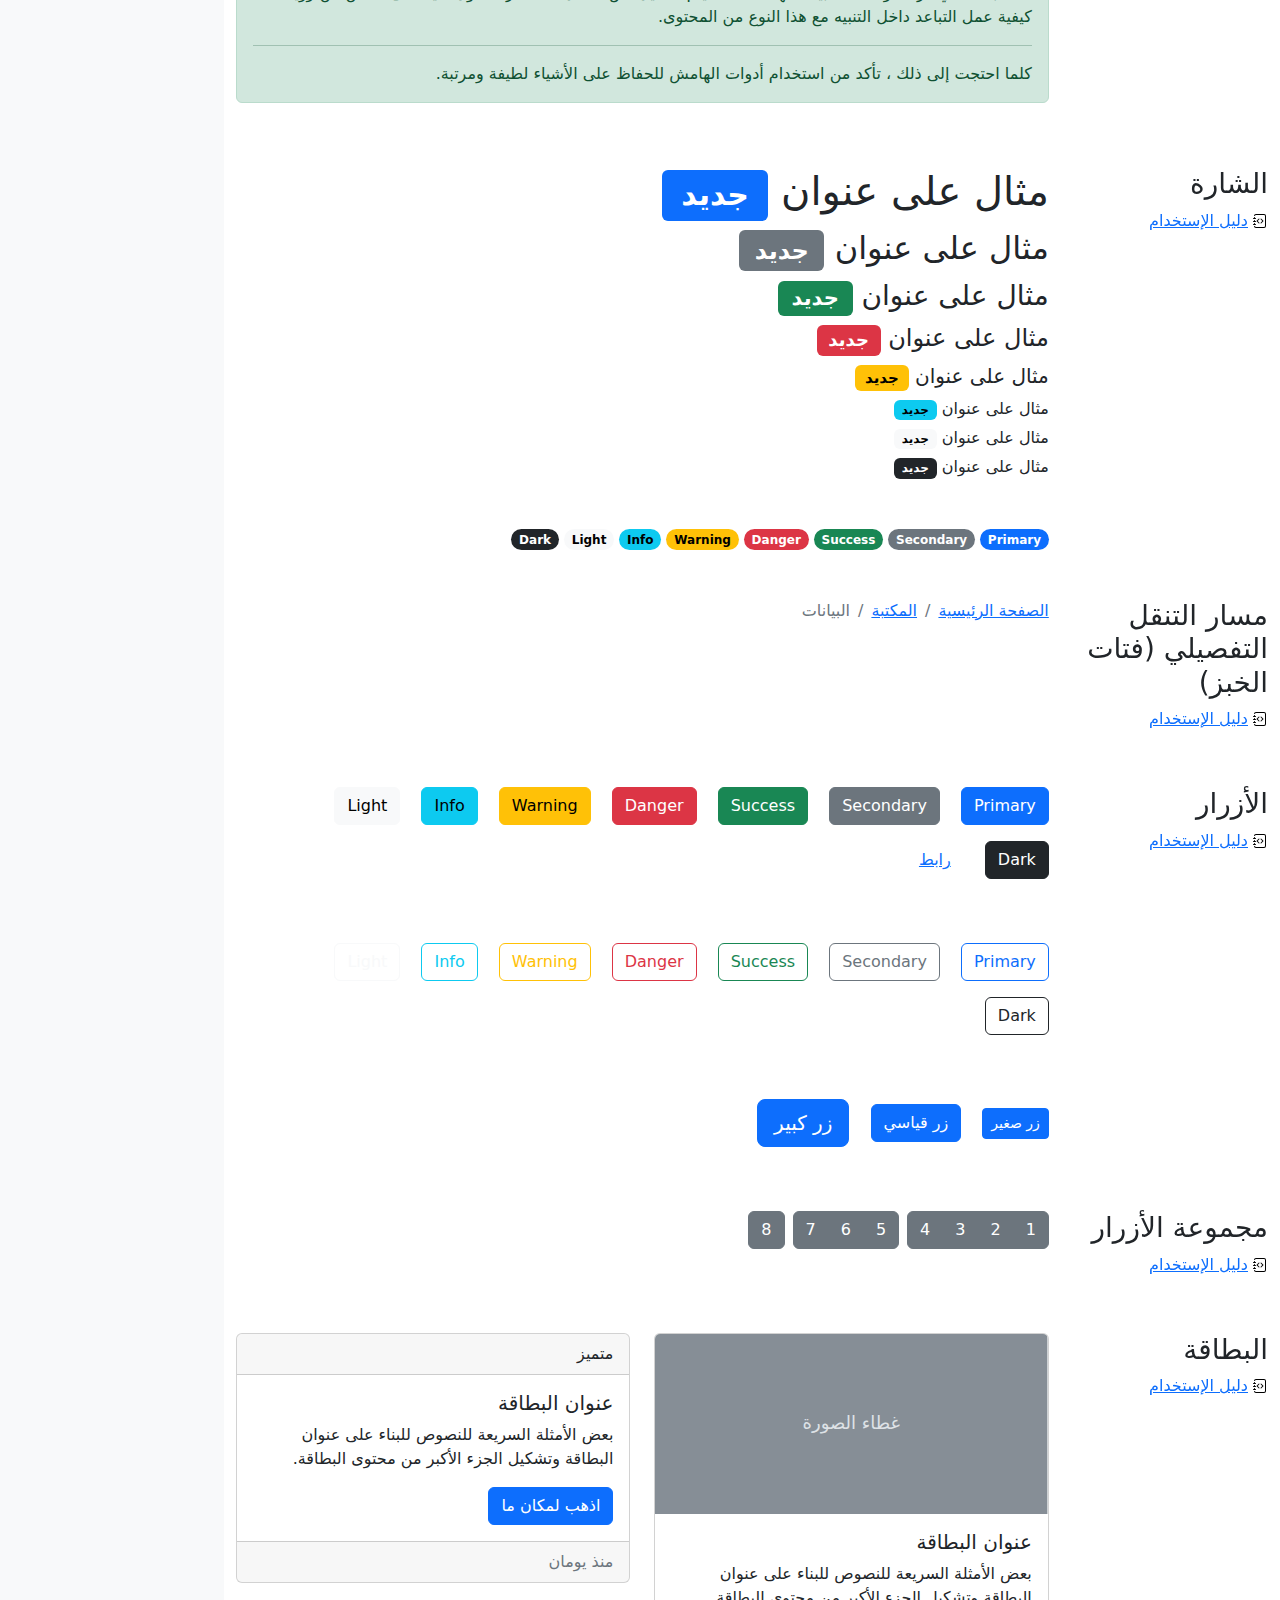
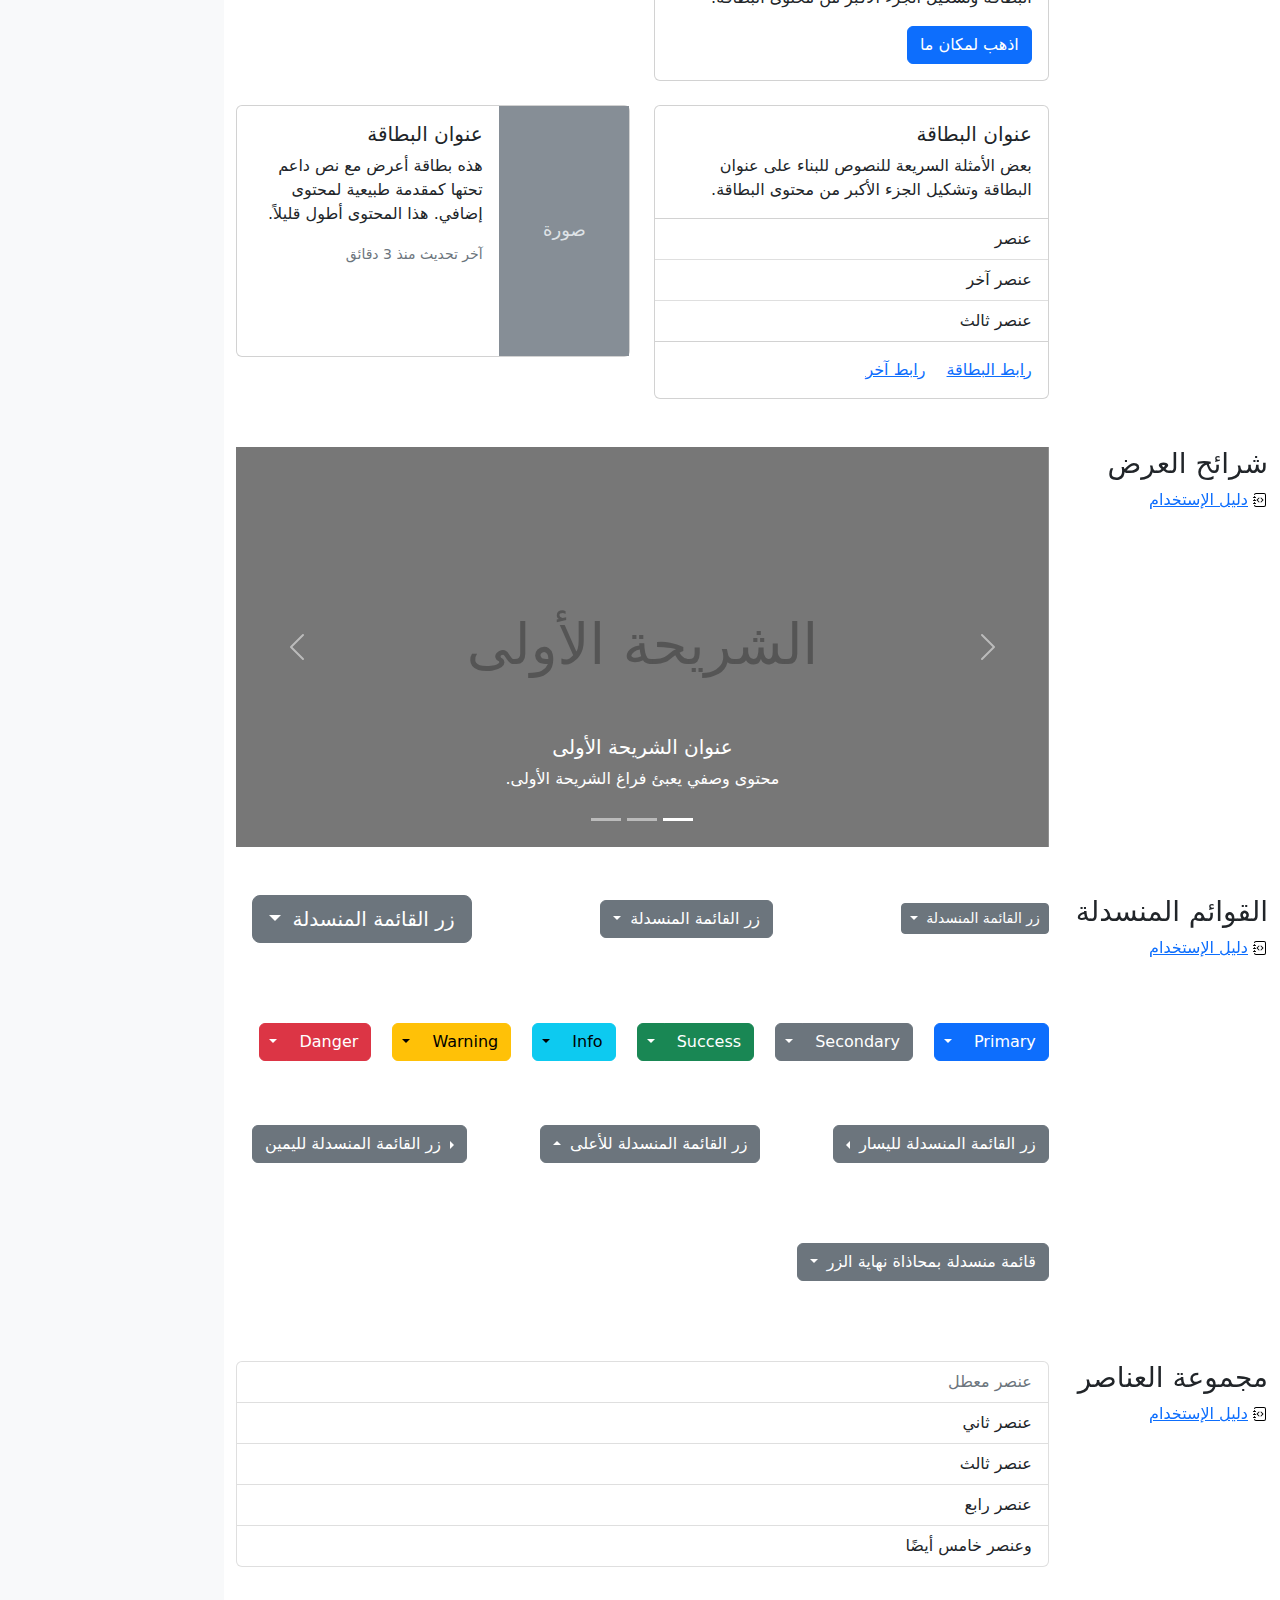
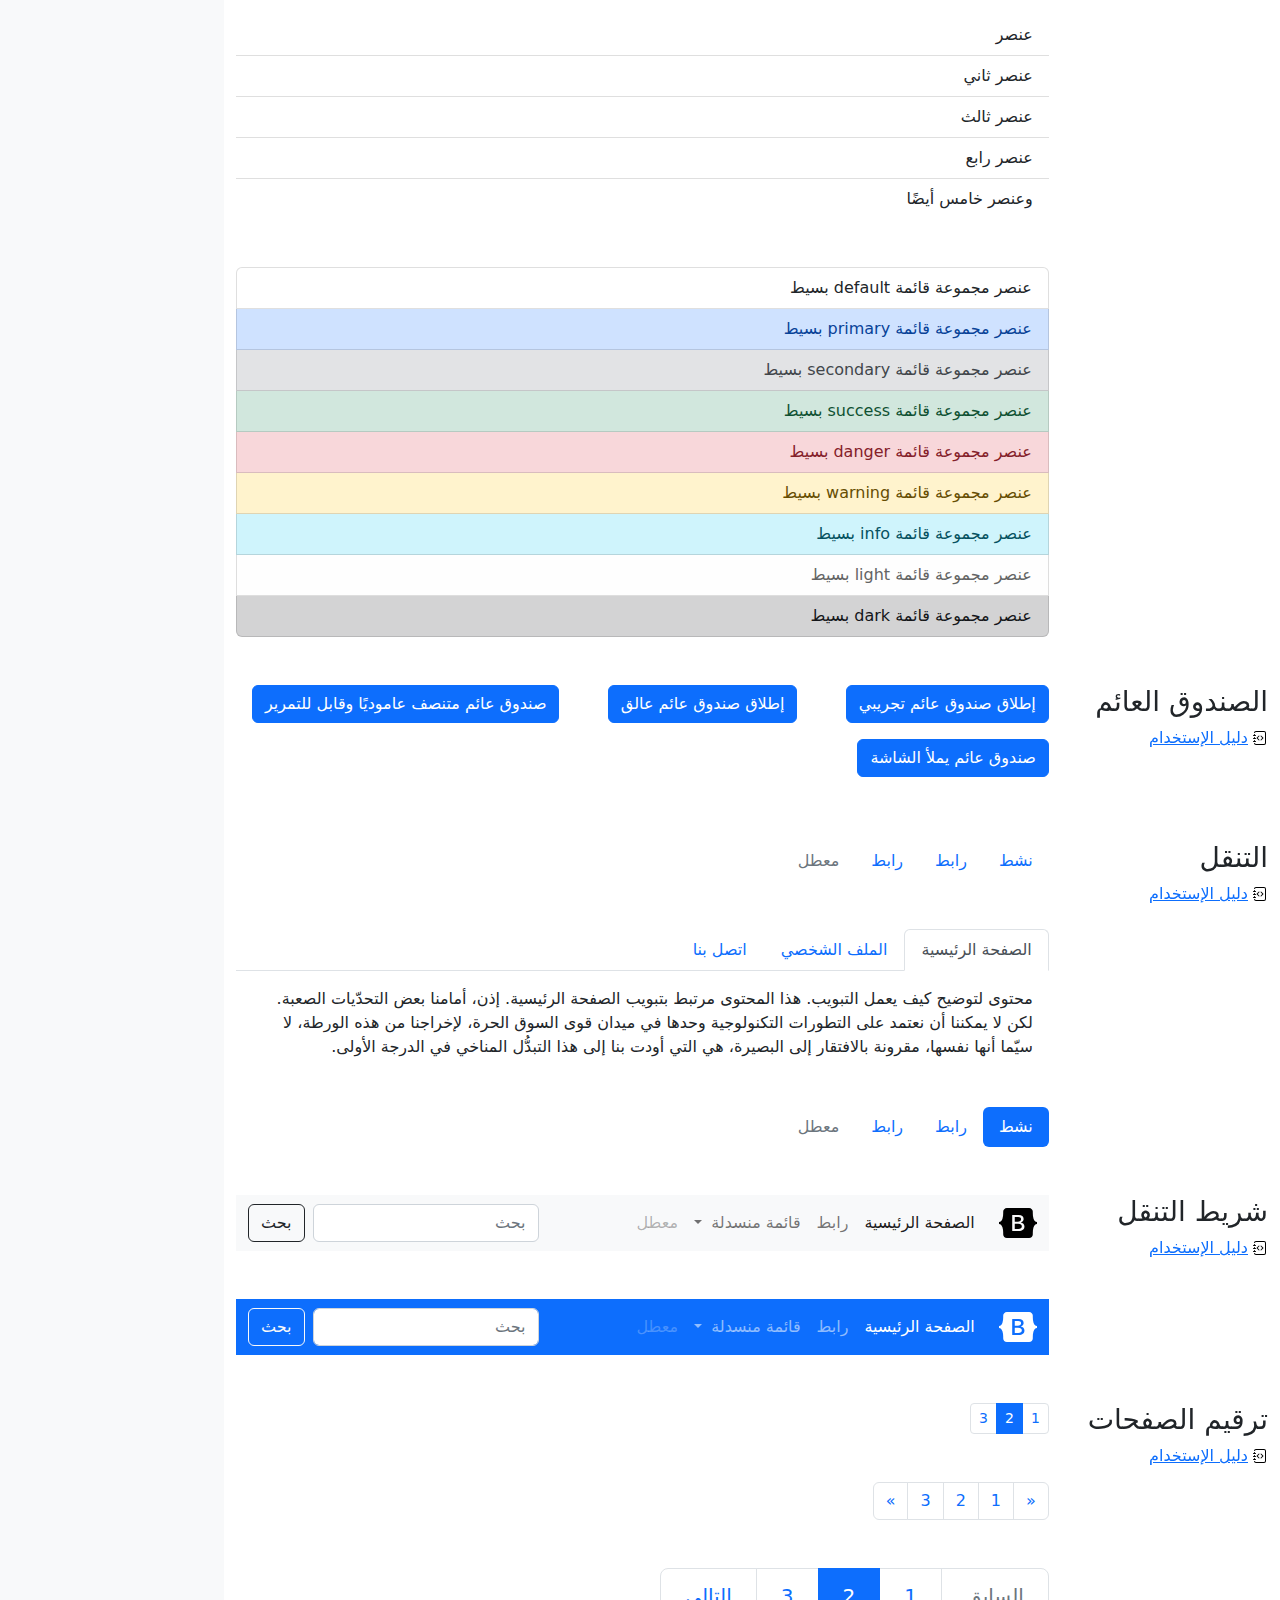
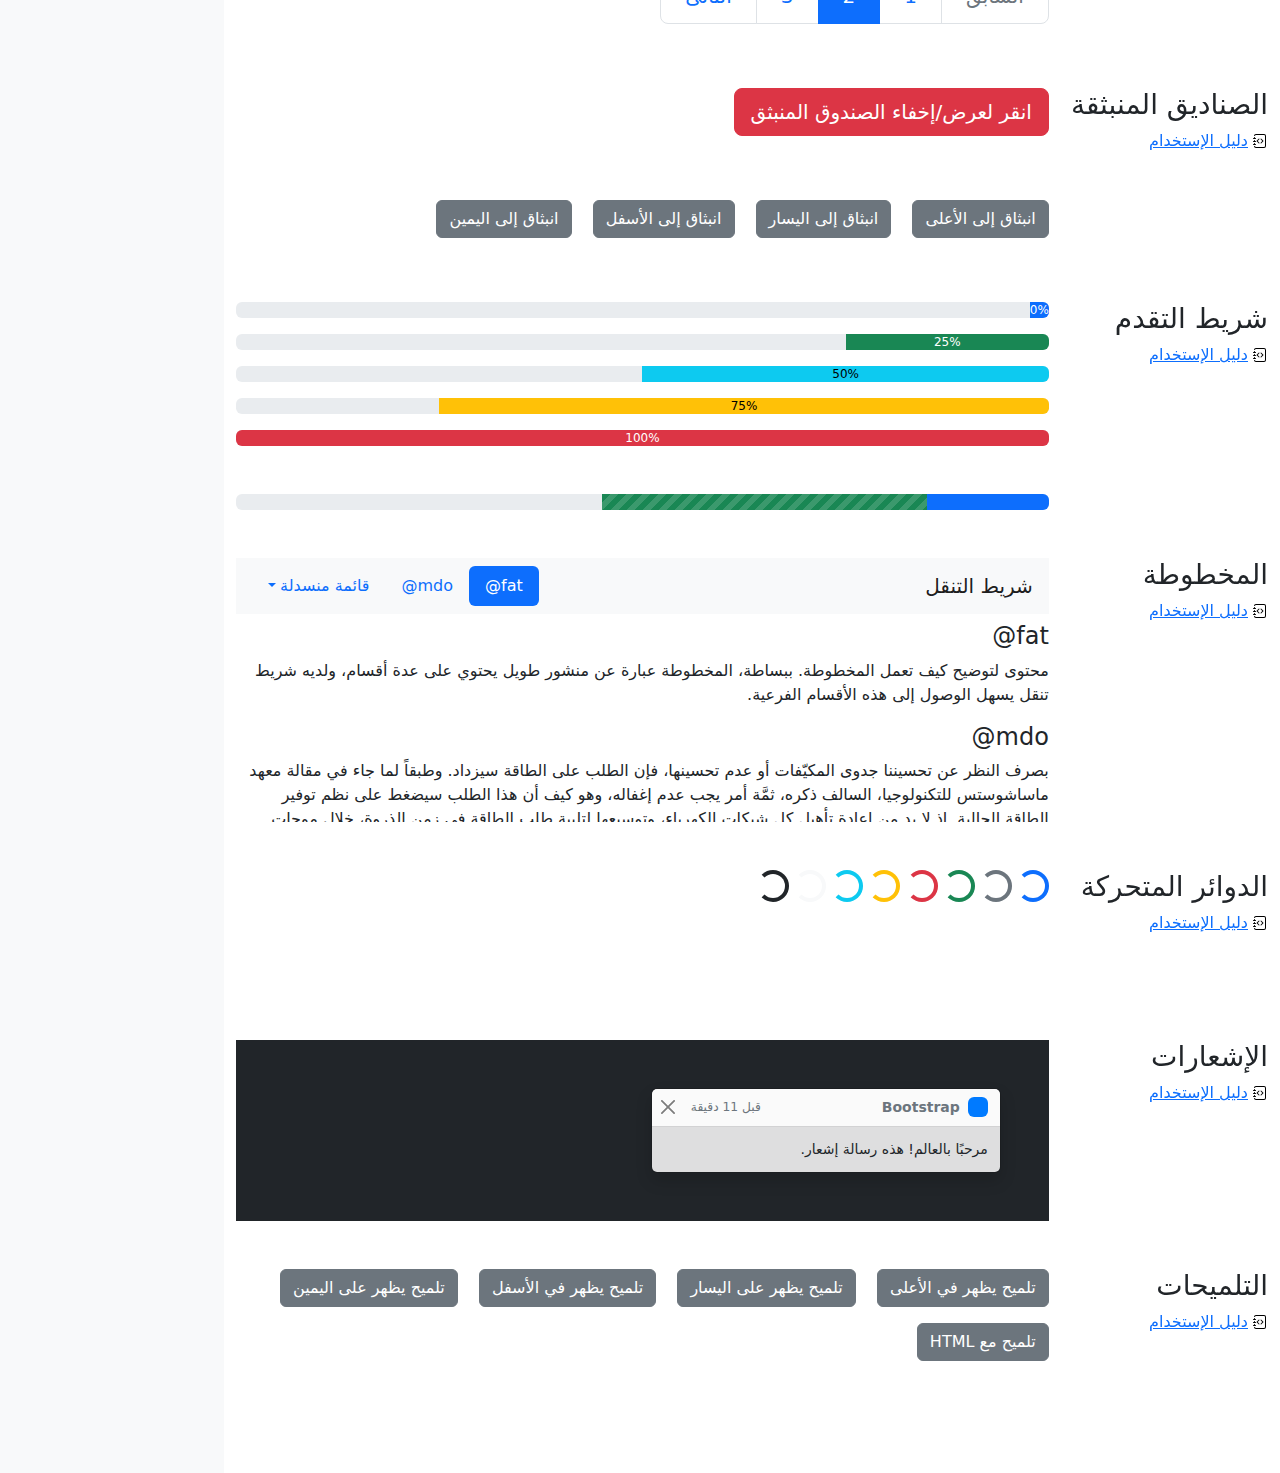
<file: bootstrap-5.2.3-examples/cheatsheet-rtl/index.html>
<!doctype html>
<html lang="ar" dir="rtl">
  <head>
    <meta charset="utf-8">
    <meta name="viewport" content="width=device-width, initial-scale=1">
    <meta name="description" content="">
    <meta name="author" content="Mark Otto, Jacob Thornton, and Bootstrap contributors">
    <meta name="generator" content="Hugo 0.104.2">
    <title>ورقة الغش · Bootstrap v5.2</title>

    <link rel="canonical" href="https://getbootstrap.com/docs/5.2/examples/cheatsheet-rtl/">

    

    

<link href="../assets/dist/css/bootstrap.rtl.min.css" rel="stylesheet">

    <style>
      .bd-placeholder-img {
        font-size: 1.125rem;
        text-anchor: middle;
        -webkit-user-select: none;
        -moz-user-select: none;
        user-select: none;
      }

      @media (min-width: 768px) {
        .bd-placeholder-img-lg {
          font-size: 3.5rem;
        }
      }

      .b-example-divider {
        height: 3rem;
        background-color: rgba(0, 0, 0, .1);
        border: solid rgba(0, 0, 0, .15);
        border-width: 1px 0;
        box-shadow: inset 0 .5em 1.5em rgba(0, 0, 0, .1), inset 0 .125em .5em rgba(0, 0, 0, .15);
      }

      .b-example-vr {
        flex-shrink: 0;
        width: 1.5rem;
        height: 100vh;
      }

      .bi {
        vertical-align: -.125em;
        fill: currentColor;
      }

      .nav-scroller {
        position: relative;
        z-index: 2;
        height: 2.75rem;
        overflow-y: hidden;
      }

      .nav-scroller .nav {
        display: flex;
        flex-wrap: nowrap;
        padding-bottom: 1rem;
        margin-top: -1px;
        overflow-x: auto;
        text-align: center;
        white-space: nowrap;
        -webkit-overflow-scrolling: touch;
      }
    </style>

    
    <!-- Custom styles for this template -->
    <link href="../cheatsheet/cheatsheet.rtl.css" rel="stylesheet">
  </head>
  <body class="bg-light">
    
<header class="bd-header bg-dark py-3 d-flex align-items-stretch border-bottom border-dark">
  <div class="container-fluid d-flex align-items-center">
    <h1 class="d-flex align-items-center fs-4 text-white mb-0">
      <img src="../assets/brand/bootstrap-logo-white.svg" width="38" height="30" class="me-3" alt="Bootstrap">
      ورقة الغش
    </h1>
    <a href="../examples/cheatsheet/" class="ms-auto link-light" hreflang="en">جدول بيانات LTR</a>
  </div>
</header>
<aside class="bd-aside sticky-xl-top text-muted align-self-start mb-3 mb-xl-5 px-2">
  <h2 class="h6 pt-4 pb-3 mb-4 border-bottom">على هذه الصفحة</h2>
  <nav class="small" id="toc">
    <ul class="list-unstyled">
      <li class="my-2">
        <button class="btn d-inline-flex align-items-center collapsed border-0" data-bs-toggle="collapse" aria-expanded="false" data-bs-target="#contents-collapse" aria-controls="contents-collapse">المحتوى</button>
        <ul class="list-unstyled ps-3 collapse" id="contents-collapse">
          <li><a class="d-inline-flex align-items-center rounded text-decoration-none" href="#typography">النصوص</a></li>
          <li><a class="d-inline-flex align-items-center rounded text-decoration-none" href="#images">الصور</a></li>
          <li><a class="d-inline-flex align-items-center rounded text-decoration-none" href="#tables">الجداول</a></li>
          <li><a class="d-inline-flex align-items-center rounded text-decoration-none" href="#figures">النماذج البيانية</a></li>
        </ul>
      </li>
      <li class="my-2">
        <button class="btn d-inline-flex align-items-center collapsed border-0" data-bs-toggle="collapse" aria-expanded="false" data-bs-target="#forms-collapse" aria-controls="forms-collapse">النماذج</button>
        <ul class="list-unstyled ps-3 collapse" id="forms-collapse">
          <li><a class="d-inline-flex align-items-center rounded text-decoration-none" href="#overview">نظرة عامة</a></li>
          <li><a class="d-inline-flex align-items-center rounded text-decoration-none" href="#disabled-forms">الحقول المعطلة</a></li>
          <li><a class="d-inline-flex align-items-center rounded text-decoration-none" href="#sizing">الأحجام</a></li>
          <li><a class="d-inline-flex align-items-center rounded text-decoration-none" href="#input-group">مجموعة الإدخال</a></li>
          <li><a class="d-inline-flex align-items-center rounded text-decoration-none" href="#floating-labels">الحقول ذوي العناوين العائمة</a></li>
          <li><a class="d-inline-flex align-items-center rounded text-decoration-none" href="#validation">التحقق</a></li>
        </ul>
      </li>
      <li class="my-2">
        <button class="btn d-inline-flex align-items-center collapsed border-0" data-bs-toggle="collapse" aria-expanded="false" data-bs-target="#components-collapse" aria-controls="components-collapse">مكونات</button>
        <ul class="list-unstyled ps-3 collapse" id="components-collapse">
          <li><a class="d-inline-flex align-items-center rounded text-decoration-none" href="#accordion">المطوية</a></li>
          <li><a class="d-inline-flex align-items-center rounded text-decoration-none" href="#alerts">الإنذارات</a></li>
          <li><a class="d-inline-flex align-items-center rounded text-decoration-none" href="#badge">الشارة</a></li>
          <li><a class="d-inline-flex align-items-center rounded text-decoration-none" href="#breadcrumb">مسار التنقل التفصيلي</a></li>
          <li><a class="d-inline-flex align-items-center rounded text-decoration-none" href="#buttons">الأزرار</a></li>
          <li><a class="d-inline-flex align-items-center rounded text-decoration-none" href="#button-group">مجموعة الأزرار</a></li>
          <li><a class="d-inline-flex align-items-center rounded text-decoration-none" href="#card">البطاقة</a></li>
          <li><a class="d-inline-flex align-items-center rounded text-decoration-none" href="#carousel">شرائح العرض</a></li>
          <li><a class="d-inline-flex align-items-center rounded text-decoration-none" href="#dropdowns">القوائم المنسدلة</a></li>
          <li><a class="d-inline-flex align-items-center rounded text-decoration-none" href="#list-group">مجموعة العناصر</a></li>
          <li><a class="d-inline-flex align-items-center rounded text-decoration-none" href="#modal">الصندوق العائم</a></li>
          <li><a class="d-inline-flex align-items-center rounded text-decoration-none" href="#navs">التنقل</a></li>
          <li><a class="d-inline-flex align-items-center rounded text-decoration-none" href="#navbar">شريط التنقل</a></li>
          <li><a class="d-inline-flex align-items-center rounded text-decoration-none" href="#pagination">ترقيم الصفحات</a></li>
          <li><a class="d-inline-flex align-items-center rounded text-decoration-none" href="#popovers">الصناديق المنبثقة</a></li>
          <li><a class="d-inline-flex align-items-center rounded text-decoration-none" href="#progress">شريط التقدم</a></li>
          <li><a class="d-inline-flex align-items-center rounded text-decoration-none" href="#scrollspy">المخطوطة</a></li>
          <li><a class="d-inline-flex align-items-center rounded text-decoration-none" href="#spinners">الدوائر المتحركة</a></li>
          <li><a class="d-inline-flex align-items-center rounded text-decoration-none" href="#toasts">الإشعارات</a></li>
          <li><a class="d-inline-flex align-items-center rounded text-decoration-none" href="#tooltips">التلميحات</a></li>
        </ul>
      </li>
    </ul>
  </nav>
</aside>
<div class="bd-cheatsheet container-fluid bg-body">
  <section id="content">
    <h2 class="sticky-xl-top fw-bold pt-3 pt-xl-5 pb-2 pb-xl-3">المحتوى</h2>

    <article class="my-3" id="typography">
      <div class="bd-heading sticky-xl-top align-self-start mt-5 mb-3 mt-xl-0 mb-xl-2">
        <h3>النصوص</h3>
        <a class="d-flex align-items-center" hreflang="en" href="../content/typography/">دليل الإستخدام</a>
      </div>

      <div>
        <div class="bd-example-snippet bd-code-snippet"><div class="bd-example">
        <p class="display-1">العرض 1</p>
        <p class="display-2">العرض 2</p>
        <p class="display-3">العرض 3</p>
        <p class="display-4">العرض 4</p>
        <p class="display-5">العرض 5</p>
        <p class="display-6">العرض 6</p>
        </div></div>


        <div class="bd-example-snippet bd-code-snippet"><div class="bd-example">
        <p class="h1">عنوان 1</p>
        <p class="h2">عنوان 2</p>
        <p class="h3">عنوان 3</p>
        <p class="h4">عنوان 4</p>
        <p class="h5">عنوان 5</p>
        <p class="h6">عنوان 6</p>
        </div></div>


        <div class="bd-example-snippet bd-code-snippet"><div class="bd-example">
        <p class="lead">
          هذه قطعة إملائية متميزة، فهي مصممة لتكون بارزة من بين القطع الإملائية الأخرى.
        </p>
        </div></div>


        <div class="bd-example-snippet bd-code-snippet"><div class="bd-example">
        <p>يمكنك استخدام تصنيف mark <mark>لتحديد</mark> نص.</p>
        <p><del>من المفترض أن يتم التعامل مع هذا السطر كنص محذوف.</del></p>
        <p><s>من المفترض أن يتم التعامل مع هذا السطر على أنه لم يعد دقيقًا.</s></p>
        <p><ins>من المفترض أن يتم التعامل مع هذا السطر كإضافة إلى المستند.</ins></p>
        <p><u>سيتم عرض النص في هذا السطر كما وتحته خط.</u></p>
        <p><small>من المفترض أن يتم التعامل مع هذا السطر على أنه يحوي تفاصيل صغيرة.</small></p>
        <p><strong>هذا السطر يحوي نص عريض.</strong></p>
        <p><em>هذا السطر يحوي نص مائل.</em></p>
        </div></div>


        <div class="bd-example-snippet bd-code-snippet"><div class="bd-example">
        <hr>
        </div></div>


        <div class="bd-example-snippet bd-code-snippet"><div class="bd-example">
        <blockquote class="blockquote">
          <p>إقتباس مبهر، موضوع في عنصر blockquote</p>
          <footer class="blockquote-footer">شخص مشهور في <cite title= "عنوان المصدر"> عنوان المصدر </cite></footer>
        </blockquote>
        </div></div>


        <div class="bd-example-snippet bd-code-snippet"><div class="bd-example">
        <ul class="list-unstyled">
          <li>هذه قائمة عناصر.</li>
          <li>بالرغم من أنها مصممة كي لا تظهر كذلك.</li>
          <li>إلا أنها مجهزة كـ قائمة خلف الكواليس</li>
          <li>هذا التصميم ينطبق فقد على القائمة الرئيسية</li>
          <li>القوائم الفرعية
            <ul>
              <li>لا تتأثر بهذا التصميم</li>
              <li>فهي تظهر عليها علامات الترقيم</li>
              <li>وتحتوي على مساحة فارغة بجوارها</li>
            </ul>
          </li>
          <li>قد يكون هذا التصميم مفيدًا في بعض الأحيان.</li>
        </ul>
        </div></div>


        <div class="bd-example-snippet bd-code-snippet"><div class="bd-example">
        <ul class="list-inline">
          <li class="list-inline-item">هذا عنصر في قائمة.</li>
          <li class="list-inline-item">وهذا أيضًا.</li>
          <li class="list-inline-item">لكنهم يظهرون متجاورين.</li>
        </ul>
        </div></div>

      </div>
    </article>
    <article class="my-3" id="images">
      <div class="bd-heading sticky-xl-top align-self-start mt-5 mb-3 mt-xl-0 mb-xl-2">
        <h3>الصور</h3>
        <a class="d-flex align-items-center" hreflang="en" href="../content/images/">دليل الإستخدام</a>
      </div>

      <div>
        <div class="bd-example-snippet bd-code-snippet"><div class="bd-example">
        <svg class="bd-placeholder-img bd-placeholder-img-lg img-fluid" width="100%" height="250" xmlns="http://www.w3.org/2000/svg" role="img" aria-label="Placeholder: صورة مستجيبة" preserveAspectRatio="xMidYMid slice" focusable="false"><title>Placeholder</title><rect width="100%" height="100%" fill="#868e96"/><text x="50%" y="50%" fill="#dee2e6" dy=".3em">صورة مستجيبة</text></svg>

        </div></div>


        <div class="bd-example-snippet bd-code-snippet"><div class="bd-example">
        <svg class="bd-placeholder-img img-thumbnail" width="200" height="200" xmlns="http://www.w3.org/2000/svg" role="img" aria-label="صورة عنصر نائب مربع عام مع حدود بيضاء حولها ، مما يجعلها تشبه صورة تم التقاطها بكاميرا فورية قديمة: 200x200" preserveAspectRatio="xMidYMid slice" focusable="false"><title>صورة عنصر نائب مربع عام مع حدود بيضاء حولها ، مما يجعلها تشبه صورة تم التقاطها بكاميرا فورية قديمة</title><rect width="100%" height="100%" fill="#868e96"/><text x="50%" y="50%" fill="#dee2e6" dy=".3em">200x200</text></svg>

        </div></div>

      </div>
    </article>
    <article class="my-3" id="tables">
      <div class="bd-heading sticky-xl-top align-self-start mt-5 mb-3 mt-xl-0 mb-xl-2">
        <h3>الجداول</h3>
        <a class="d-flex align-items-center" hreflang="en" href="../content/tables/">دليل الإستخدام</a>
      </div>

      <div>
        <div class="bd-example-snippet bd-code-snippet"><div class="bd-example">
        <table class="table table-striped">
          <thead>
          <tr>
            <th scope="col">#</th>
            <th scope="col">الاسم الاول</th>
            <th scope="col">الكنية</th>
            <th scope="col">الاسم المستعار</th>
          </tr>
          </thead>
          <tbody>
          <tr>
            <th scope="row">1</th>
            <td>Mark</td>
            <td>Otto</td>
            <td><bdo lang="en" dir="ltr">@mdo</bdo></td>
          </tr>
          <tr>
            <th scope="row">2</th>
            <td>Jacob</td>
            <td>Thornton</td>
            <td><bdo lang="en" dir="ltr">@fat</bdo></td>
          </tr>
          <tr>
            <th scope="row">3</th>
            <td colspan="2">Larry the Bird</td>
            <td><bdo lang="en" dir="ltr">@twitter</bdo></td>
          </tr>
          </tbody>
        </table>
        </div></div>


        <div class="bd-example-snippet bd-code-snippet"><div class="bd-example">
        <table class="table table-dark table-borderless">
          <thead>
          <tr>
            <th scope="col">#</th>
            <th scope="col">الاسم الاول</th>
            <th scope="col">الكنية</th>
            <th scope="col">الاسم المستعار</th>
          </tr>
          </thead>
          <tbody>
          <tr>
            <th scope="row">1</th>
            <td>Mark</td>
            <td>Otto</td>
            <td><bdo lang="en" dir="ltr">@mdo</bdo></td>
          </tr>
          <tr>
            <th scope="row">2</th>
            <td>Jacob</td>
            <td>Thornton</td>
            <td><bdo lang="en" dir="ltr">@fat</bdo></td>
          </tr>
          <tr>
            <th scope="row">3</th>
            <td colspan="2">Larry the Bird</td>
            <td><bdo lang="en" dir="ltr">@twitter</bdo></td>
          </tr>
          </tbody>
        </table>
        </div></div>


        <div class="bd-example-snippet bd-code-snippet"><div class="bd-example">
        <table class="table table-hover">
          <thead>
          <tr>
            <th scope="col">Class</th>
            <th scope="col">عنوان</th>
            <th scope="col">عنوان</th>
          </tr>
          </thead>
          <tbody>
          <tr>
            <th scope="row">Default</th>
            <td>خلية</td>
            <td>خلية</td>
          </tr>
          
          <tr class="table-primary">
            <th scope="row">Primary</th>
            <td>خلية</td>
            <td>خلية</td>
          </tr>
          <tr class="table-secondary">
            <th scope="row">Secondary</th>
            <td>خلية</td>
            <td>خلية</td>
          </tr>
          <tr class="table-success">
            <th scope="row">Success</th>
            <td>خلية</td>
            <td>خلية</td>
          </tr>
          <tr class="table-danger">
            <th scope="row">Danger</th>
            <td>خلية</td>
            <td>خلية</td>
          </tr>
          <tr class="table-warning">
            <th scope="row">Warning</th>
            <td>خلية</td>
            <td>خلية</td>
          </tr>
          <tr class="table-info">
            <th scope="row">Info</th>
            <td>خلية</td>
            <td>خلية</td>
          </tr>
          <tr class="table-light">
            <th scope="row">Light</th>
            <td>خلية</td>
            <td>خلية</td>
          </tr>
          <tr class="table-dark">
            <th scope="row">Dark</th>
            <td>خلية</td>
            <td>خلية</td>
          </tr>
          </tbody>
        </table>
        </div></div>


        <div class="bd-example-snippet bd-code-snippet"><div class="bd-example">
        <table class="table table-sm table-bordered">
          <thead>
          <tr>
            <th scope="col">#</th>
            <th scope="col">الاسم الاول</th>
            <th scope="col">الكنية</th>
            <th scope="col">الاسم المستعار</th>
          </tr>
          </thead>
          <tbody>
          <tr>
            <th scope="row">1</th>
            <td>Mark</td>
            <td>Otto</td>
            <td><bdo lang="en" dir="ltr">@mdo</bdo></td>
          </tr>
          <tr>
            <th scope="row">2</th>
            <td>Jacob</td>
            <td>Thornton</td>
            <td><bdo lang="en" dir="ltr">@fat</bdo></td>
          </tr>
          <tr>
            <th scope="row">3</th>
            <td colspan="2">Larry the Bird</td>
            <td><bdo lang="en" dir="ltr">@twitter</bdo></td>
          </tr>
          </tbody>
        </table>
        </div></div>

      </div>
    </article>
    <article class="my-3" id="figures">
      <div class="bd-heading sticky-xl-top align-self-start mt-5 mb-3 mt-xl-0 mb-xl-2">
        <h3>النماذج البيانية</h3>
        <a class="d-flex align-items-center" hreflang="en" href="../content/figures/">دليل الإستخدام</a>
      </div>

      <div>
        <div class="bd-example-snippet bd-code-snippet"><div class="bd-example">
        <figure class="figure">
          <svg class="bd-placeholder-img figure-img img-fluid rounded" width="400" height="300" xmlns="http://www.w3.org/2000/svg" role="img" aria-label="Placeholder: 400x300" preserveAspectRatio="xMidYMid slice" focusable="false"><title>Placeholder</title><rect width="100%" height="100%" fill="#868e96"/><text x="50%" y="50%" fill="#dee2e6" dy=".3em">400x300</text></svg>

          <figcaption class="figure-caption">شرح للصورة أعلاه.</figcaption>
        </figure>
        </div></div>

      </div>
    </article>
  </section>

  <section id="forms">
    <h2 class="sticky-xl-top fw-bold pt-3 pt-xl-5 pb-2 pb-xl-3">النماذج</h2>

    <article class="my-3" id="overview">
      <div class="bd-heading sticky-xl-top align-self-start mt-5 mb-3 mt-xl-0 mb-xl-2">
        <h3>نظرة عامة</h3>
        <a class="d-flex align-items-center" hreflang="en" href="../forms/overview/">دليل الإستخدام</a>
      </div>

      <div>
        <div class="bd-example-snippet bd-code-snippet"><div class="bd-example">
        <form>
          <div class="mb-3">
            <label for="exampleInputEmail1" class="form-label">البريد الإلكتروني</label>
            <input type="email" class="form-control" id="exampleInputEmail1" aria-describedby="emailHelp">
            <div id="emailHelp" class="form-text">لن نقوم بمشاركة بريدك الإلكتروني مع أي شخص آخر.</div>
          </div>
          <div class="mb-3">
            <label for="exampleInputPassword1" class="form-label">كلمة السر</label>
            <input type="password" class="form-control" id="exampleInputPassword1">
          </div>
          <div class="mb-3">
            <label for="exampleSelect" class="form-label">قائمة اختيار</label>
            <select class="form-select" id="exampleSelect">
              <option selected>افتح قائمة الاختيار هذه</option>
              <option value="1">واحد</option>
              <option value="2">اثنان</option>
              <option value="3">ثلاثة</option>
            </select>
          </div>
          <div class="mb-3 form-check">
            <input type="checkbox" class="form-check-input" id="exampleCheck1">
            <label class="form-check-label" for="exampleCheck1">اخترني</label>
          </div>
          <fieldset class="mb-3">
            <legend>أزرار الاختيار الأحادي</legend>
            <div class="form-check">
              <input type="radio" name="radios" class="form-check-input" id="exampleRadio1" checked>
              <label class="form-check-label" for="exampleRadio1">الخيار الافتراضي</label>
            </div>
            <div class="mb-3 form-check">
              <input type="radio" name="radios" class="form-check-input" id="exampleRadio2">
              <label class="form-check-label" for="exampleRadio2">خيار آخر</label>
            </div>
          </fieldset>
          <div class="mb-3">
            <label class="form-label" for="customFile">رفع</label>
            <input type="file" class="form-control" id="customFile">
          </div>
          <div class="mb-3 form-check form-switch">
            <input class="form-check-input" type="checkbox" role="switch" id="flexSwitchCheckChecked" checked>
            <label class="form-check-label" for="flexSwitchCheckChecked">زر على شكل مفتاح اختيار.</label>
          </div>
          <div class="mb-3">
            <label for="customRange3" class="form-label">مثال على حقل اختيار نطاقي</label>
            <input type="range" class="form-range" min="0" max="5" step="0.5" id="customRange3">
          </div>
          <button type="submit" class="btn btn-primary">إرسال</button>
        </form>
        </div></div>

      </div>
    </article>
    <article class="my-3" id="disabled-forms">
      <div class="bd-heading sticky-xl-top align-self-start mt-5 mb-3 mt-xl-0 mb-xl-2">
        <h3>الحقول المعطلة</h3>
        <a class="d-flex align-items-center" hreflang="en" href="../forms/overview/#disabled-forms">دليل الإستخدام</a>
      </div>

      <div>
        <div class="bd-example-snippet bd-code-snippet"><div class="bd-example">
        <form>
          <fieldset disabled aria-label="مثال على مجموعة الحقول المعطلة">
            <div class="mb-3">
              <label for="disabledTextInput" class="form-label">حقل إدخال معطل</label>
              <input type="text" id="disabledTextInput" class="form-control" placeholder="حقل إدخال معطل">
            </div>
            <div class="mb-3">
              <label for="disabledSelect" class="form-label">قائمة اختيار معطلة</label>
              <select id="disabledSelect" class="form-select">
                <option>خيار معطل</option>
              </select>
            </div>
            <div class="mb-3">
              <div class="form-check">
                <input class="form-check-input" type="checkbox" id="disabledFieldsetCheck" disabled>
                <label class="form-check-label" for="disabledFieldsetCheck">
                  زر اختيار معطل
                </label>
              </div>
            </div>
            <fieldset class="mb-3">
              <legend>أزرار اختيار أحادي معطلين</legend>
              <div class="form-check">
                <input type="radio" name="radios" class="form-check-input" id="disabledRadio1" disabled>
                <label class="form-check-label" for="disabledRadio1">خيار معطل</label>
              </div>
              <div class="mb-3 form-check">
                <input type="radio" name="radios" class="form-check-input" id="disabledRadio2" disabled>
                <label class="form-check-label" for="disabledRadio2">خيار آخر معطل</label>
              </div>
            </fieldset>
            <div class="mb-3">
              <label class="form-label" for="disabledCustomFile">رفع معطل</label>
              <input type="file" class="form-control" id="disabledCustomFile" disabled>
            </div>
            <div class="mb-3 form-check form-switch">
              <input class="form-check-input" type="checkbox" role="switch" id="disabledSwitchCheckChecked" checked disabled>
              <label class="form-check-label" for="disabledSwitchCheckChecked">زر معطل على شكل مفتاح اختيار.</label>
            </div>
            <div class="mb-3">
              <label for="disabledRange" class="form-label">حقل اختيار نطاقي معطل</label>
              <input type="range" class="form-range" min="0" max="5" step="0.5" id="disabledRange">
            </div>
            <button type="submit" class="btn btn-primary">إرسال</button>
          </fieldset>
        </form>
        </div></div>

      </div>
    </article>
    <article class="my-3" id="sizing">
      <div class="bd-heading sticky-xl-top align-self-start mt-5 mb-3 mt-xl-0 mb-xl-2">
        <h3>الأحجام</h3>
        <a class="d-flex align-items-center" hreflang="en" href="../forms/form-control/#sizing">دليل الإستخدام</a>
      </div>

      <div>
        <div class="bd-example-snippet bd-code-snippet"><div class="bd-example">
        <div class="mb-3">
          <input class="form-control form-control-lg" type="text" placeholder="حقل إدخال كبير" aria-label=".form-control-lg مثال">
        </div>
        <div class="mb-3">
          <select class="form-select form-select-lg" aria-label=".form-select-lg مثال">
            <option selected>افتح قائمة الاختيار هذه</option>
            <option value="1">واحد</option>
            <option value="2">اثنان</option>
            <option value="3">ثلاثة</option>
          </select>
        </div>
        <div class="mb-3">
          <input type="file" class="form-control form-control-lg" aria-label="مثال على إدخال ملف كبير">
        </div>
        </div></div>


        <div class="bd-example-snippet bd-code-snippet"><div class="bd-example">
        <div class="mb-3">
          <input class="form-control form-control-sm" type="text" placeholder="حقل إدخال صغير" aria-label=".form-control-sm مثال">
        </div>
        <div class="mb-3">
          <select class="form-select form-select-sm" aria-label=".form-select-sm مثال">
            <option selected>افتح قائمة الاختيار هذه</option>
            <option value="1">واحد</option>
            <option value="2">اثنان</option>
            <option value="3">ثلاثة</option>
          </select>
        </div>
        <div class="mb-3">
          <input type="file" class="form-control form-control-sm" aria-label="مثال على إدخال ملف صغير">
        </div>
        </div></div>

      </div>
    </article>
    <article class="my-3" id="input-group">
      <div class="bd-heading sticky-xl-top align-self-start mt-5 mb-3 mt-xl-0 mb-xl-2">
        <h3>مجموعة الإدخال</h3>
        <a class="d-flex align-items-center" hreflang="en" href="../forms/input-group/">دليل الإستخدام</a>
      </div>

      <div>
        <div class="bd-example-snippet bd-code-snippet"><div class="bd-example">
        <div class="input-group mb-3">
          <span class="input-group-text" id="basic-addon1">أنا اسمي</span>
          <input type="text" class="form-control" placeholder="فلان الفلاني" aria-label="الاسم" aria-describedby="basic-addon1">
        </div>
        <div class="input-group mb-3">
          <input type="text" class="form-control" placeholder="أنا أحب الكعك والقهوة" aria-label="الطعام المفضل" aria-describedby="basic-addon2">
          <span class="input-group-text" id="basic-addon2">وغيرها</span>
        </div>
        <label for="basic-url" class="form-label">عنوان حسابك الشخصي</label>
        <div class="input-group mb-3">
          <input type="text" class="form-control" id="basic-url" aria-describedby="basic-addon3">
          <span class="input-group-text" id="basic-addon3"><bdo lang="en" dir="ltr">https://example.com/users/</bdo></span>
        </div>
        <div class="input-group mb-3">
          <span class="input-group-text"><bdo lang="en" dir="ltr">.00</bdo></span>
          <input type="text" class="form-control" aria-label="المبلغ (لأقرب دولار)">
          <span class="input-group-text">$</span>
        </div>
        <div class="input-group">
          <span class="input-group-text">مع textarea</span>
          <textarea class="form-control" aria-label="مع textarea"></textarea>
        </div>
        </div></div>

      </div>
    </article>
    <article class="my-3" id="floating-labels">
      <div class="bd-heading sticky-xl-top align-self-start mt-5 mb-3 mt-xl-0 mb-xl-2">
        <h3>الحقول ذوي العناوين العائمة</h3>
        <a class="d-flex align-items-center" href="../forms/floating-labels/">دليل الإستخدام</a>
      </div>

      <div>
        <div class="bd-example-snippet bd-code-snippet"><div class="bd-example">
        <form>
          <div class="form-floating mb-3">
            <input type="email" class="form-control" id="floatingInput" placeholder="name@example.com">
            <label for="floatingInput">البريد الالكتروني</label>
          </div>
          <div class="form-floating">
            <input type="password" class="form-control" id="floatingPassword" placeholder="كلمة السر">
            <label for="floatingPassword">كلمة السر</label>
          </div>
        </form>
        </div></div>

      </div>
    </article>
    <article class="my-3" id="validation">
      <div class="bd-heading sticky-xl-top align-self-start mt-5 mb-3 mt-xl-0 mb-xl-2">
        <h3>التحقق</h3>
        <a class="d-flex align-items-center" hreflang="en" href="../forms/validation/">دليل الإستخدام</a>
      </div>

      <div>
        <div class="bd-example-snippet bd-code-snippet"><div class="bd-example">
        <form class="row g-3">
          <div class="col-md-4">
            <label for="validationServer01" class="form-label">الاسم الاول</label>
            <input type="text" class="form-control is-valid" id="validationServer01" value="Mark" required>
            <div class="valid-feedback">
              يبدو صحيحًا!
            </div>
          </div>
          <div class="col-md-4">
            <label for="validationServer02" class="form-label">الكنية</label>
            <input type="text" class="form-control is-valid" id="validationServer02" value="Otto" required>
            <div class="valid-feedback">
              يبدو صحيحًا!
            </div>
          </div>
          <div class="col-md-4">
            <label for="validationServerUsername" class="form-label">اسم المستخدم</label>
            <div class="input-group has-validation">
              <input type="text" class="form-control is-invalid" id="validationServerUsername" aria-describedby="inputGroupPrepend3" required>
              <span class="input-group-text" id="inputGroupPrepend3">@</span>
              <div class="invalid-feedback">
                يرجى اختيار اسم مستخدم.
              </div>
            </div>
          </div>
          <div class="col-md-6">
            <label for="validationServer03" class="form-label">مدينة</label>
            <input type="text" class="form-control is-invalid" id="validationServer03" required>
            <div class="invalid-feedback">
              يرجى إدخال مدينة صحيحة.
            </div>
          </div>
          <div class="col-md-3">
            <label for="validationServer04" class="form-label">حالة</label>
            <select class="form-select is-invalid" id="validationServer04" required>
              <option selected disabled value="">اختر...</option>
              <option>...</option>
            </select>
            <div class="invalid-feedback">
              يرجى اختيار ولاية صحيحة.
            </div>
          </div>
          <div class="col-md-3">
            <label for="validationServer05" class="form-label">الرمز البريدي</label>
            <input type="text" class="form-control is-invalid" id="validationServer05" required>
            <div class="invalid-feedback">
              يرجى إدخال رمز بريدي صحيح.
            </div>
          </div>
          <div class="col-12">
            <div class="form-check">
              <input class="form-check-input is-invalid" type="checkbox" value="" id="invalidCheck3" required>
              <label class="form-check-label" for="invalidCheck3">
                أوافق على الشروط والأحكام
              </label>
              <div class="invalid-feedback">
                تجب الموافقة قبل إرسال النموذج.
              </div>
            </div>
          </div>
          <div class="col-12">
            <button class="btn btn-primary" type="submit">إرسال النموذج</button>
          </div>
        </form>
        </div></div>

      </div>
    </article>
  </section>

  <section id="components">
    <h2 class="sticky-xl-top fw-bold pt-3 pt-xl-5 pb-2 pb-xl-3">العناصر</h2>

    <article class="my-3" id="accordion">
      <div class="bd-heading sticky-xl-top align-self-start mt-5 mb-3 mt-xl-0 mb-xl-2">
        <h3>المطوية</h3>
        <a class="d-flex align-items-center" hreflang="en" href="../components/accordion/">دليل الإستخدام</a>
      </div>

      <div>
        <div class="bd-example-snippet bd-code-snippet"><div class="bd-example">
        <div class="accordion" id="accordionExample">
          <div class="accordion-item">
            <h4 class="accordion-header" id="headingOne">
              <button class="accordion-button" type="button" data-bs-toggle="collapse" data-bs-target="#collapseOne" aria-expanded="true" aria-controls="collapseOne">
                عنصر المطوية الأول
              </button>
            </h4>
            <div id="collapseOne" class="accordion-collapse collapse show" aria-labelledby="headingOne" data-bs-parent="#accordionExample">
              <div class="accordion-body">
                <strong>هذا هو محتوى عنصر المطوية الأول.</strong> سيكون المحتوى مخفيًا بشكل إفتراضي حتى يقوم Bootstrap بإضافة الكلاسات اللازمة لكل عنصر في المطوية. هذه الكلاسات تتحكم بالمظهر العام ووتتحكم أيضا بإظهار وإخفاء أقسام المطوية عبر حركات CSS الإنتقالية. يمكنك تعديل أي من هذه عبر كلاسات CSS خاصة بك، او عبر تغيير القيم الإفتراضية المقدمة من Bootstrap. من الجدير بالذكر أنه يمكن وضع أي كود HTML هنا، ولكن الحركة الإنتقالية قد تحد من الoverflow.
              </div>
            </div>
          </div>
          <div class="accordion-item">
            <h4 class="accordion-header" id="headingTwo">
              <button class="accordion-button collapsed" type="button" data-bs-toggle="collapse" data-bs-target="#collapseTwo" aria-expanded="false" aria-controls="collapseTwo">
                عنصر المطوية الثاني
              </button>
            </h4>
            <div id="collapseTwo" class="accordion-collapse collapse" aria-labelledby="headingTwo" data-bs-parent="#accordionExample">
              <div class="accordion-body">
                <strong>هذا هو محتوى عنصر المطوية الثاني.</strong> سيكون المحتوى مخفيًا بشكل إفتراضي حتى يقوم Bootstrap بإضافة الكلاسات اللازمة لكل عنصر في المطوية. هذه الكلاسات تتحكم بالمظهر العام ووتتحكم أيضا بإظهار وإخفاء أقسام المطوية عبر حركات CSS الإنتقالية. يمكنك تعديل أي من هذه عبر كلاسات CSS خاصة بك، او عبر تغيير القيم الإفتراضية المقدمة من Bootstrap. من الجدير بالذكر أنه يمكن وضع أي كود HTML هنا، ولكن الحركة الإنتقالية قد تحد من الoverflow.
              </div>
            </div>
          </div>
          <div class="accordion-item">
            <h4 class="accordion-header" id="headingThree">
              <button class="accordion-button collapsed" type="button" data-bs-toggle="collapse" data-bs-target="#collapseThree" aria-expanded="false" aria-controls="collapseThree">
                عنصر المطوية الثالث
              </button>
            </h4>
            <div id="collapseThree" class="accordion-collapse collapse" aria-labelledby="headingThree" data-bs-parent="#accordionExample">
              <div class="accordion-body">
                <strong>هذا هو محتوى عنصر المطوية الثالث.</strong> سيكون المحتوى مخفيًا بشكل إفتراضي حتى يقوم Bootstrap بإضافة الكلاسات اللازمة لكل عنصر في المطوية. هذه الكلاسات تتحكم بالمظهر العام ووتتحكم أيضا بإظهار وإخفاء أقسام المطوية عبر حركات CSS الإنتقالية. يمكنك تعديل أي من هذه عبر كلاسات CSS خاصة بك، او عبر تغيير القيم الإفتراضية المقدمة من Bootstrap. من الجدير بالذكر أنه يمكن وضع أي كود HTML هنا، ولكن الحركة الإنتقالية قد تحد من الoverflow.
              </div>
            </div>
          </div>
        </div>
        </div></div>

      </div>
    </article>
    <article class="my-3" id="alerts">
      <div class="bd-heading sticky-xl-top align-self-start mt-5 mb-3 mt-xl-0 mb-xl-2">
        <h3>الإنذارات</h3>
        <a class="d-flex align-items-center" hreflang="en" href="../components/alerts/">دليل الإستخدام</a>
      </div>

      <div>
        <div class="bd-example-snippet bd-code-snippet"><div class="bd-example">
        
        <div class="alert alert-primary alert-dismissible fade show" role="alert">
          تنبيه primary بسيط مع <a href="#" class="alert-link">رابط مثال</a>. أعطها نقرة إذا أردت.
          <button type="button" class="btn-close" data-bs-dismiss="alert" aria-label="قريب"></button>
        </div>
        <div class="alert alert-secondary alert-dismissible fade show" role="alert">
          تنبيه secondary بسيط مع <a href="#" class="alert-link">رابط مثال</a>. أعطها نقرة إذا أردت.
          <button type="button" class="btn-close" data-bs-dismiss="alert" aria-label="قريب"></button>
        </div>
        <div class="alert alert-success alert-dismissible fade show" role="alert">
          تنبيه success بسيط مع <a href="#" class="alert-link">رابط مثال</a>. أعطها نقرة إذا أردت.
          <button type="button" class="btn-close" data-bs-dismiss="alert" aria-label="قريب"></button>
        </div>
        <div class="alert alert-danger alert-dismissible fade show" role="alert">
          تنبيه danger بسيط مع <a href="#" class="alert-link">رابط مثال</a>. أعطها نقرة إذا أردت.
          <button type="button" class="btn-close" data-bs-dismiss="alert" aria-label="قريب"></button>
        </div>
        <div class="alert alert-warning alert-dismissible fade show" role="alert">
          تنبيه warning بسيط مع <a href="#" class="alert-link">رابط مثال</a>. أعطها نقرة إذا أردت.
          <button type="button" class="btn-close" data-bs-dismiss="alert" aria-label="قريب"></button>
        </div>
        <div class="alert alert-info alert-dismissible fade show" role="alert">
          تنبيه info بسيط مع <a href="#" class="alert-link">رابط مثال</a>. أعطها نقرة إذا أردت.
          <button type="button" class="btn-close" data-bs-dismiss="alert" aria-label="قريب"></button>
        </div>
        <div class="alert alert-light alert-dismissible fade show" role="alert">
          تنبيه light بسيط مع <a href="#" class="alert-link">رابط مثال</a>. أعطها نقرة إذا أردت.
          <button type="button" class="btn-close" data-bs-dismiss="alert" aria-label="قريب"></button>
        </div>
        <div class="alert alert-dark alert-dismissible fade show" role="alert">
          تنبيه dark بسيط مع <a href="#" class="alert-link">رابط مثال</a>. أعطها نقرة إذا أردت.
          <button type="button" class="btn-close" data-bs-dismiss="alert" aria-label="قريب"></button>
        </div>
        </div></div>


        <div class="bd-example-snippet bd-code-snippet"><div class="bd-example">
        <div class="alert alert-success" role="alert">
          <h4 class="alert-heading">أحسنت!</h4>
          <p>لقد نجحت في قراءة رسالة التنبيه المهمة هذه. سيتم تشغيل نص المثال هذا لفترة أطول قليلاً حتى تتمكن من رؤية كيفية عمل التباعد داخل التنبيه مع هذا النوع من المحتوى.</p>
          <hr>
          <p class="mb-0">كلما احتجت إلى ذلك ، تأكد من استخدام أدوات الهامش للحفاظ على الأشياء لطيفة ومرتبة.</p>
        </div>
        </div></div>

      </div>
    </article>
    <article class="my-3" id="badge">
      <div class="bd-heading sticky-xl-top align-self-start mt-5 mb-3 mt-xl-0 mb-xl-2">
        <h3>الشارة</h3>
        <a class="d-flex align-items-center" hreflang="en" href="../components/badge/">دليل الإستخدام</a>
      </div>

      <div>
        <div class="bd-example-snippet bd-code-snippet"><div class="bd-example">
        <p class="h1">مثال على عنوان <span class="badge bg-primary">جديد</span></p>
        <p class="h2">مثال على عنوان <span class="badge bg-secondary">جديد</span></p>
        <p class="h3">مثال على عنوان <span class="badge bg-success">جديد</span></p>
        <p class="h4">مثال على عنوان <span class="badge bg-danger">جديد</span></p>
        <p class="h5">مثال على عنوان <span class="badge text-bg-warning">جديد</span></p>
        <p class="h6">مثال على عنوان <span class="badge text-bg-info">جديد</span></p>
        <p class="h6">مثال على عنوان <span class="badge text-bg-light">جديد</span></p>
        <p class="h6">مثال على عنوان <span class="badge bg-dark">جديد</span></p>
        </div></div>


        <div class="bd-example-snippet bd-code-snippet"><div class="bd-example">
        
        <span class="badge rounded-pill bg-primary">Primary</span>
        <span class="badge rounded-pill bg-secondary">Secondary</span>
        <span class="badge rounded-pill bg-success">Success</span>
        <span class="badge rounded-pill bg-danger">Danger</span>
        <span class="badge rounded-pill text-bg-warning">Warning</span>
        <span class="badge rounded-pill text-bg-info">Info</span>
        <span class="badge rounded-pill text-bg-light">Light</span>
        <span class="badge rounded-pill bg-dark">Dark</span>
        </div></div>

      </div>
    </article>
    <article class="my-3" id="breadcrumb">
      <div class="bd-heading sticky-xl-top align-self-start mt-5 mb-3 mt-xl-0 mb-xl-2">
        <h3>مسار التنقل التفصيلي (فتات الخبز)</h3>
        <a class="d-flex align-items-center" hreflang="en" href="../components/breadcrumb/">دليل الإستخدام</a>
      </div>

      <div>
        <div class="bd-example-snippet bd-code-snippet"><div class="bd-example">
        <nav aria-label="فتات الخبز">
          <ol class="breadcrumb">
            <li class="breadcrumb-item"><a href="#">الصفحة الرئيسية</a></li>
            <li class="breadcrumb-item"><a href="#">المكتبة</a></li>
            <li class="breadcrumb-item active" aria-current="page">البيانات</li>
          </ol>
        </nav>
        </div></div>

      </div>
    </article>
    <article class="my-3" id="buttons">
      <div class="bd-heading sticky-xl-top align-self-start mt-5 mb-3 mt-xl-0 mb-xl-2">
        <h3>الأزرار</h3>
        <a class="d-flex align-items-center" hreflang="en" href="../components/buttons/">دليل الإستخدام</a>
      </div>

      <div>
        <div class="bd-example-snippet bd-code-snippet"><div class="bd-example">
        
        <button type="button" class="btn btn-primary">Primary</button>
        <button type="button" class="btn btn-secondary">Secondary</button>
        <button type="button" class="btn btn-success">Success</button>
        <button type="button" class="btn btn-danger">Danger</button>
        <button type="button" class="btn btn-warning">Warning</button>
        <button type="button" class="btn btn-info">Info</button>
        <button type="button" class="btn btn-light">Light</button>
        <button type="button" class="btn btn-dark">Dark</button>

        <button type="button" class="btn btn-link">رابط</button>
        </div></div>


        <div class="bd-example-snippet bd-code-snippet"><div class="bd-example">
        
        <button type="button" class="btn btn-outline-primary">Primary</button>
        <button type="button" class="btn btn-outline-secondary">Secondary</button>
        <button type="button" class="btn btn-outline-success">Success</button>
        <button type="button" class="btn btn-outline-danger">Danger</button>
        <button type="button" class="btn btn-outline-warning">Warning</button>
        <button type="button" class="btn btn-outline-info">Info</button>
        <button type="button" class="btn btn-outline-light">Light</button>
        <button type="button" class="btn btn-outline-dark">Dark</button>
        </div></div>


        <div class="bd-example-snippet bd-code-snippet"><div class="bd-example">
        <button type="button" class="btn btn-primary btn-sm">زر صغير</button>
        <button type="button" class="btn btn-primary">زر قياسي</button>
        <button type="button" class="btn btn-primary btn-lg">زر كبير</button>
        </div></div>

      </div>
    </article>
    <article class="my-3" id="button-group">
      <div class="bd-heading sticky-xl-top align-self-start mt-5 mb-3 mt-xl-0 mb-xl-2">
        <h3>مجموعة الأزرار</h3>
        <a class="d-flex align-items-center" hreflang="en" href="../components/button-group/">دليل الإستخدام</a>
      </div>

      <div>
        <div class="bd-example-snippet bd-code-snippet"><div class="bd-example">
        <div class="btn-toolbar" role="toolbar" aria-label="شريط أدوات مع مجموعات أزرار">
          <div class="btn-group me-2" role="group" aria-label="المجموعة الأولى">
            <button type="button" class="btn btn-secondary">1</button>
            <button type="button" class="btn btn-secondary">2</button>
            <button type="button" class="btn btn-secondary">3</button>
            <button type="button" class="btn btn-secondary">4</button>
          </div>
          <div class="btn-group me-2" role="group" aria-label="المجموعة الثانية">
            <button type="button" class="btn btn-secondary">5</button>
            <button type="button" class="btn btn-secondary">6</button>
            <button type="button" class="btn btn-secondary">7</button>
          </div>
          <div class="btn-group" role="group" aria-label="المجموعة الثالثة">
            <button type="button" class="btn btn-secondary">8</button>
          </div>
        </div>
        </div></div>

      </div>
    </article>
    <article class="my-3" id="card">
      <div class="bd-heading sticky-xl-top align-self-start mt-5 mb-3 mt-xl-0 mb-xl-2">
        <h3>البطاقة</h3>
        <a class="d-flex align-items-center" hreflang="en" href="../components/card/">دليل الإستخدام</a>
      </div>

      <div>
        <div class="bd-example-snippet bd-code-snippet"><div class="bd-example">
        <div class="row  row-cols-1 row-cols-md-2 g-4">
          <div class="col">
            <div class="card">
              <svg class="bd-placeholder-img card-img-top" width="100%" height="180" xmlns="http://www.w3.org/2000/svg" role="img" aria-label="Placeholder: غطاء الصورة" preserveAspectRatio="xMidYMid slice" focusable="false"><title>Placeholder</title><rect width="100%" height="100%" fill="#868e96"/><text x="50%" y="50%" fill="#dee2e6" dy=".3em">غطاء الصورة</text></svg>

              <div class="card-body">
                <h5 class="card-title">عنوان البطاقة</h5>
                <p class="card-text">بعض الأمثلة السريعة للنصوص للبناء على عنوان البطاقة وتشكيل الجزء الأكبر من محتوى البطاقة.</p>
                <a href="#" class="btn btn-primary">اذهب لمكان ما</a>
              </div>
            </div>
          </div>
          <div class="col">
            <div class="card">
              <div class="card-header">
                متميز
              </div>
              <div class="card-body">
                <h5 class="card-title">عنوان البطاقة</h5>
                <p class="card-text">بعض الأمثلة السريعة للنصوص للبناء على عنوان البطاقة وتشكيل الجزء الأكبر من محتوى البطاقة.</p>
                <a href="#" class="btn btn-primary">اذهب لمكان ما</a>
              </div>
              <div class="card-footer text-muted">
                منذ يومان
              </div>
            </div>
          </div>
          <div class="col">
            <div class="card">
              <div class="card-body">
                <h5 class="card-title">عنوان البطاقة</h5>
                <p class="card-text">بعض الأمثلة السريعة للنصوص للبناء على عنوان البطاقة وتشكيل الجزء الأكبر من محتوى البطاقة.</p>
              </div>
              <ul class="list-group list-group-flush">
                <li class="list-group-item">عنصر</li>
                <li class="list-group-item">عنصر آخر</li>
                <li class="list-group-item">عنصر ثالث</li>
              </ul>
              <div class="card-body">
                <a href="#" class="card-link">رابط البطاقة</a>
                <a href="#" class="card-link">رابط آخر</a>
              </div>
            </div>
          </div>
          <div class="col">
            <div class="card">
              <div class="row g-0">
                <div class="col-md-4">
                  <svg class="bd-placeholder-img" width="100%" height="250" xmlns="http://www.w3.org/2000/svg" role="img" aria-label="Placeholder: صورة" preserveAspectRatio="xMidYMid slice" focusable="false"><title>Placeholder</title><rect width="100%" height="100%" fill="#868e96"/><text x="50%" y="50%" fill="#dee2e6" dy=".3em">صورة</text></svg>

                </div>
                <div class="col-md-8">
                  <div class="card-body">
                    <h5 class="card-title">عنوان البطاقة</h5>
                    <p class="card-text">هذه بطاقة أعرض مع نص داعم تحتها كمقدمة طبيعية لمحتوى إضافي. هذا المحتوى أطول قليلاً.</p>
                    <p class="card-text"><small class="text-muted">آخر تحديث منذ 3 دقائق</small></p>
                  </div>
                </div>
              </div>
            </div>
          </div>
        </div>
        </div></div>

      </div>
    </article>
    <article class="my-3" id="carousel">
      <div class="bd-heading sticky-xl-top align-self-start mt-5 mb-3 mt-xl-0 mb-xl-2">
        <h3>شرائح العرض</h3>
        <a class="d-flex align-items-center" hreflang="en" href="../components/carousel/">دليل الإستخدام</a>
      </div>

      <div>
        <div class="bd-example-snippet bd-code-snippet"><div class="bd-example">
        <div id="carouselExampleCaptions" class="carousel slide" data-bs-ride="carousel">
          <div class="carousel-indicators">
            <button type="button" data-bs-target="#carouselExampleCaptions" data-bs-slide-to="0" class="active" aria-current="true" aria-label="الشريحة الأولى"></button>
            <button type="button" data-bs-target="#carouselExampleCaptions" data-bs-slide-to="1" aria-label="الشريحة الثانية"></button>
            <button type="button" data-bs-target="#carouselExampleCaptions" data-bs-slide-to="2" aria-label="الشريحة الثالثة"></button>
          </div>
          <div class="carousel-inner">
            <div class="carousel-item active">
              <svg class="bd-placeholder-img bd-placeholder-img-lg d-block w-100" width="800" height="400" xmlns="http://www.w3.org/2000/svg" role="img" aria-label="Placeholder: الشريحة الأولى" preserveAspectRatio="xMidYMid slice" focusable="false"><title>Placeholder</title><rect width="100%" height="100%" fill="#777"/><text x="50%" y="50%" fill="#555" dy=".3em">الشريحة الأولى</text></svg>

              <div class="carousel-caption d-none d-md-block">
                <h5>عنوان الشريحة الأولى</h5>
                <p>محتوى وصفي يعبئ فراغ الشريحة الأولى.</p>
              </div>
            </div>
            <div class="carousel-item">
              <svg class="bd-placeholder-img bd-placeholder-img-lg d-block w-100" width="800" height="400" xmlns="http://www.w3.org/2000/svg" role="img" aria-label="Placeholder: الشريحة الثانية" preserveAspectRatio="xMidYMid slice" focusable="false"><title>Placeholder</title><rect width="100%" height="100%" fill="#666"/><text x="50%" y="50%" fill="#444" dy=".3em">الشريحة الثانية</text></svg>

              <div class="carousel-caption d-none d-md-block">
                <h5>عنوان الشريحة الثانية</h5>
                <p>محتوى وصفي يعبئ فراغ الشريحة الأولى.</p>
              </div>
            </div>
            <div class="carousel-item">
              <svg class="bd-placeholder-img bd-placeholder-img-lg d-block w-100" width="800" height="400" xmlns="http://www.w3.org/2000/svg" role="img" aria-label="Placeholder: الشريحة الثالثة" preserveAspectRatio="xMidYMid slice" focusable="false"><title>Placeholder</title><rect width="100%" height="100%" fill="#555"/><text x="50%" y="50%" fill="#333" dy=".3em">الشريحة الثالثة</text></svg>

              <div class="carousel-caption d-none d-md-block">
                <h5>عنوان الشريحة الثالثة</h5>
                <p>محتوى وصفي يعبئ فراغ الشريحة الأولى.</p>
              </div>
            </div>
          </div>
          <button class="carousel-control-prev" type="button" data-bs-target="#carouselExampleCaptions" data-bs-slide="prev">
            <span class="carousel-control-prev-icon" aria-hidden="true"></span>
            <span class="visually-hidden">السابق</span>
          </button>
          <button class="carousel-control-next" type="button" data-bs-target="#carouselExampleCaptions" data-bs-slide="next">
            <span class="carousel-control-next-icon" aria-hidden="true"></span>
            <span class="visually-hidden">التالي</span>
          </button>
        </div>
        </div></div>

      </div>
    </article>
    <article class="my-3" id="dropdowns">
      <div class="bd-heading sticky-xl-top align-self-start mt-5 mb-3 mt-xl-0 mb-xl-2">
        <h3>القوائم المنسدلة</h3>
        <a class="d-flex align-items-center" hreflang="en" href="../components/dropdowns/">دليل الإستخدام</a>
      </div>

      <div>
        <div class="bd-example-snippet bd-code-snippet"><div class="bd-example">
        <div class="btn-group w-100 align-items-center justify-content-between flex-wrap">
          <div class="dropdown">
            <button class="btn btn-secondary btn-sm dropdown-toggle" type="button" data-bs-toggle="dropdown" aria-expanded="false">
              زر القائمة المنسدلة
            </button>
            <ul class="dropdown-menu">
              <li><h6 class="dropdown-header">عنوان القائمة المنسدلة</h6></li>
              <li><a class="dropdown-item" href="#">عمل</a></li>
              <li><a class="dropdown-item" href="#">عمل آخر</a></li>
              <li><a class="dropdown-item" href="#">شيء آخر هنا</a></li>
              <li><hr class="dropdown-divider"></li>
              <li><a class="dropdown-item" href="#">رابط منفصل</a></li>
            </ul>
          </div>
          <div class="dropdown">
            <button class="btn btn-secondary dropdown-toggle" type="button" data-bs-toggle="dropdown" aria-expanded="false">
              زر القائمة المنسدلة
            </button>
            <ul class="dropdown-menu">
              <li><h6 class="dropdown-header">عنوان القائمة المنسدلة</h6></li>
              <li><a class="dropdown-item" href="#">عمل</a></li>
              <li><a class="dropdown-item" href="#">عمل آخر</a></li>
              <li><a class="dropdown-item" href="#">شيء آخر هنا</a></li>
              <li><hr class="dropdown-divider"></li>
              <li><a class="dropdown-item" href="#">رابط منفصل</a></li>
            </ul>
          </div>
          <div class="dropdown">
            <button class="btn btn-secondary btn-lg dropdown-toggle" type="button" data-bs-toggle="dropdown" aria-expanded="false">
              زر القائمة المنسدلة
            </button>
            <ul class="dropdown-menu">
              <li><h6 class="dropdown-header">عنوان القائمة المنسدلة</h6></li>
              <li><a class="dropdown-item" href="#">عمل</a></li>
              <li><a class="dropdown-item" href="#">عمل آخر</a></li>
              <li><a class="dropdown-item" href="#">شيء آخر هنا</a></li>
              <li><hr class="dropdown-divider"></li>
              <li><a class="dropdown-item" href="#">رابط منفصل</a></li>
            </ul>
          </div>
        </div>
        </div></div>


        <div class="bd-example-snippet bd-code-snippet"><div class="bd-example">
        <div class="btn-group">
          <button type="button" class="btn btn-primary">Primary</button>
          <button type="button" class="btn btn-primary dropdown-toggle dropdown-toggle-split" data-bs-toggle="dropdown" aria-expanded="false">
            <span class="visually-hidden">تبديل القائمة المنسدلة</span>
          </button>
          <ul class="dropdown-menu">
            <li><a class="dropdown-item" href="#">عمل</a></li>
            <li><a class="dropdown-item" href="#">عمل آخر</a></li>
            <li><a class="dropdown-item" href="#">شيء آخر هنا</a></li>
          </ul>
        </div><!-- /btn-group -->
        <div class="btn-group">
          <button type="button" class="btn btn-secondary">Secondary</button>
          <button type="button" class="btn btn-secondary dropdown-toggle dropdown-toggle-split" data-bs-toggle="dropdown" aria-expanded="false">
            <span class="visually-hidden">تبديل القائمة المنسدلة</span>
          </button>
          <ul class="dropdown-menu">
            <li><a class="dropdown-item" href="#">عمل</a></li>
            <li><a class="dropdown-item" href="#">عمل آخر</a></li>
            <li><a class="dropdown-item" href="#">شيء آخر هنا</a></li>
          </ul>
        </div><!-- /btn-group -->
        <div class="btn-group">
          <button type="button" class="btn btn-success">Success</button>
          <button type="button" class="btn btn-success dropdown-toggle dropdown-toggle-split" data-bs-toggle="dropdown" aria-expanded="false">
            <span class="visually-hidden">تبديل القائمة المنسدلة</span>
          </button>
          <ul class="dropdown-menu">
            <li><a class="dropdown-item" href="#">عمل</a></li>
            <li><a class="dropdown-item" href="#">عمل آخر</a></li>
            <li><a class="dropdown-item" href="#">شيء آخر هنا</a></li>
          </ul>
        </div><!-- /btn-group -->
        <div class="btn-group">
          <button type="button" class="btn btn-info">Info</button>
          <button type="button" class="btn btn-info dropdown-toggle dropdown-toggle-split" data-bs-toggle="dropdown" aria-expanded="false">
            <span class="visually-hidden">تبديل القائمة المنسدلة</span>
          </button>
          <ul class="dropdown-menu">
            <li><a class="dropdown-item" href="#">عمل</a></li>
            <li><a class="dropdown-item" href="#">عمل آخر</a></li>
            <li><a class="dropdown-item" href="#">شيء آخر هنا</a></li>
          </ul>
        </div><!-- /btn-group -->
        <div class="btn-group">
          <button type="button" class="btn btn-warning">Warning</button>
          <button type="button" class="btn btn-warning dropdown-toggle dropdown-toggle-split" data-bs-toggle="dropdown" aria-expanded="false">
            <span class="visually-hidden">تبديل القائمة المنسدلة</span>
          </button>
          <ul class="dropdown-menu">
            <li><a class="dropdown-item" href="#">عمل</a></li>
            <li><a class="dropdown-item" href="#">عمل آخر</a></li>
            <li><a class="dropdown-item" href="#">شيء آخر هنا</a></li>
          </ul>
        </div><!-- /btn-group -->
        <div class="btn-group">
          <button type="button" class="btn btn-danger">Danger</button>
          <button type="button" class="btn btn-danger dropdown-toggle dropdown-toggle-split" data-bs-toggle="dropdown" aria-expanded="false">
            <span class="visually-hidden">تبديل القائمة المنسدلة</span>
          </button>
          <ul class="dropdown-menu">
            <li><a class="dropdown-item" href="#">عمل</a></li>
            <li><a class="dropdown-item" href="#">عمل آخر</a></li>
            <li><a class="dropdown-item" href="#">شيء آخر هنا</a></li>
          </ul>
        </div><!-- /btn-group -->
        </div></div>


        <div class="bd-example-snippet bd-code-snippet"><div class="bd-example">
        <div class="btn-group w-100 align-items-center justify-content-between flex-wrap">
          <div class="dropend">
            <button class="btn btn-secondary dropdown-toggle" type="button" data-bs-toggle="dropdown" aria-expanded="false">
              زر القائمة المنسدلة لليسار
            </button>
            <ul class="dropdown-menu">
              <li><h6 class="dropdown-header">عنوان القائمة المنسدلة</h6></li>
              <li><a class="dropdown-item" href="#">عمل</a></li>
              <li><a class="dropdown-item" href="#">عمل آخر</a></li>
              <li><a class="dropdown-item" href="#">شيء آخر هنا</a></li>
              <li><hr class="dropdown-divider"></li>
              <li><a class="dropdown-item" href="#">رابط منفصل</a></li>
            </ul>
          </div>
          <div class="dropup">
            <button class="btn btn-secondary dropdown-toggle" type="button" data-bs-toggle="dropdown" aria-expanded="false">
              زر القائمة المنسدلة للأعلى
            </button>
            <ul class="dropdown-menu">
              <li><h6 class="dropdown-header">عنوان القائمة المنسدلة</h6></li>
              <li><a class="dropdown-item" href="#">عمل</a></li>
              <li><a class="dropdown-item" href="#">عمل آخر</a></li>
              <li><a class="dropdown-item" href="#">شيء آخر هنا</a></li>
              <li><hr class="dropdown-divider"></li>
              <li><a class="dropdown-item" href="#">رابط منفصل</a></li>
            </ul>
          </div>
          <div class="dropstart">
            <button class="btn btn-secondary dropdown-toggle" type="button" data-bs-toggle="dropdown" aria-expanded="false">
              زر القائمة المنسدلة لليمين
            </button>
            <ul class="dropdown-menu">
              <li><h6 class="dropdown-header">عنوان القائمة المنسدلة</h6></li>
              <li><a class="dropdown-item" href="#">عمل</a></li>
              <li><a class="dropdown-item" href="#">عمل آخر</a></li>
              <li><a class="dropdown-item" href="#">شيء آخر هنا</a></li>
              <li><hr class="dropdown-divider"></li>
              <li><a class="dropdown-item" href="#">رابط منفصل</a></li>
            </ul>
          </div>
        </div>
        </div></div>


        <div class="bd-example-snippet bd-code-snippet"><div class="bd-example">
        <div class="btn-group">
          <div class="dropdown">
            <button class="btn btn-secondary dropdown-toggle" type="button" data-bs-toggle="dropdown" aria-expanded="false">
              قائمة منسدلة بمحاذاة نهاية الزر
            </button>
            <ul class="dropdown-menu dropdown-menu-end">
              <li><h6 class="dropdown-header">عنوان القائمة المنسدلة</h6></li>
              <li><a class="dropdown-item" href="#">عمل</a></li>
              <li><a class="dropdown-item" href="#">عمل آخر</a></li>
              <li><hr class="dropdown-divider"></li>
              <li><a class="dropdown-item" href="#">رابط منفصل</a></li>
            </ul>
          </div>
        </div>
        </div></div>

      </div>
    </article>
    <article class="my-3" id="list-group">
      <div class="bd-heading sticky-xl-top align-self-start mt-5 mb-3 mt-xl-0 mb-xl-2">
        <h3>مجموعة العناصر</h3>
        <a class="d-flex align-items-center" hreflang="en" href="../components/list-group/">دليل الإستخدام</a>
      </div>

      <div>
        <div class="bd-example-snippet bd-code-snippet"><div class="bd-example">
        <ul class="list-group">
          <li class="list-group-item disabled" aria-disabled="true">عنصر معطل</li>
          <li class="list-group-item">عنصر ثاني</li>
          <li class="list-group-item">عنصر ثالث</li>
          <li class="list-group-item">عنصر رابع</li>
          <li class="list-group-item">وعنصر خامس أيضًا</li>
        </ul>
        </div></div>


        <div class="bd-example-snippet bd-code-snippet"><div class="bd-example">
        <ul class="list-group list-group-flush">
          <li class="list-group-item">عنصر</li>
          <li class="list-group-item">عنصر ثاني</li>
          <li class="list-group-item">عنصر ثالث</li>
          <li class="list-group-item">عنصر رابع</li>
          <li class="list-group-item">وعنصر خامس أيضًا</li>
        </ul>
        </div></div>


        <div class="bd-example-snippet bd-code-snippet"><div class="bd-example">
        <div class="list-group">
          <a href="#" class="list-group-item list-group-item-action">عنصر مجموعة قائمة default بسيط</a>
          
          <a href="#" class="list-group-item list-group-item-action list-group-item-primary">عنصر مجموعة قائمة primary بسيط</a>
          <a href="#" class="list-group-item list-group-item-action list-group-item-secondary">عنصر مجموعة قائمة secondary بسيط</a>
          <a href="#" class="list-group-item list-group-item-action list-group-item-success">عنصر مجموعة قائمة success بسيط</a>
          <a href="#" class="list-group-item list-group-item-action list-group-item-danger">عنصر مجموعة قائمة danger بسيط</a>
          <a href="#" class="list-group-item list-group-item-action list-group-item-warning">عنصر مجموعة قائمة warning بسيط</a>
          <a href="#" class="list-group-item list-group-item-action list-group-item-info">عنصر مجموعة قائمة info بسيط</a>
          <a href="#" class="list-group-item list-group-item-action list-group-item-light">عنصر مجموعة قائمة light بسيط</a>
          <a href="#" class="list-group-item list-group-item-action list-group-item-dark">عنصر مجموعة قائمة dark بسيط</a>
        </div>
        </div></div>

      </div>
    </article>
    <article class="my-3" id="modal">
      <div class="bd-heading sticky-xl-top align-self-start mt-5 mb-3 mt-xl-0 mb-xl-2">
        <h3>الصندوق العائم</h3>
        <a class="d-flex align-items-center" hreflang="en" href="../components/modal/">دليل الإستخدام</a>
      </div>

      <div>
        <div class="bd-example-snippet bd-code-snippet"><div class="bd-example">
        <div class="d-flex justify-content-between flex-wrap">
          <button type="button" class="btn btn-primary" data-bs-toggle="modal" data-bs-target="#exampleModalDefault">
            إطلاق صندوق عائم تجريبي
          </button>
          <button type="button" class="btn btn-primary" data-bs-toggle="modal" data-bs-target="#staticBackdropLive">
            إطلاق صندوق عائم عالق
          </button>
          <button type="button" class="btn btn-primary" data-bs-toggle="modal" data-bs-target="#exampleModalCenteredScrollable">
            صندوق عائم متنصف عاموديًا وقابل للتمرير
          </button>
          <button type="button" class="btn btn-primary" data-bs-toggle="modal" data-bs-target="#exampleModalFullscreen">
            صندوق عائم يملأ الشاشة
          </button>
        </div>
        </div></div>

      </div>
    </article>
    <article class="my-3" id="navs">
      <div class="bd-heading sticky-xl-top align-self-start mt-5 mb-3 mt-xl-0 mb-xl-2">
        <h3>التنقل</h3>
        <a class="d-flex align-items-center" hreflang="en" href="../components/navs-tabs/">دليل الإستخدام</a>
      </div>

      <div>
        <div class="bd-example-snippet bd-code-snippet"><div class="bd-example">
        <nav class="nav">
          <a class="nav-link active" aria-current="page" href="#">نشط</a>
          <a class="nav-link" href="#">رابط</a>
          <a class="nav-link" href="#">رابط</a>
          <a class="nav-link disabled">معطل</a>
        </nav>
        </div></div>


        <div class="bd-example-snippet bd-code-snippet"><div class="bd-example">
        <nav>
          <div class="nav nav-tabs mb-3" id="nav-tab" role="tablist">
            <button class="nav-link active" id="nav-home-tab" data-bs-toggle="tab" data-bs-target="#nav-home" type="button" role="tab" aria-controls="nav-home" aria-selected="true">الصفحة الرئيسية</button>
            <button class="nav-link" id="nav-profile-tab" data-bs-toggle="tab" data-bs-target="#nav-profile" type="button" role="tab" aria-controls="nav-profile" aria-selected="false">الملف الشخصي</button>
            <button class="nav-link" id="nav-contact-tab" data-bs-toggle="tab" data-bs-target="#nav-contact" type="button" role="tab" aria-controls="nav-contact" aria-selected="false">اتصل بنا</button>
          </div>
        </nav>
        <div class="tab-content" id="nav-tabContent">
          <div class="tab-pane fade show active" id="nav-home" role="tabpanel" aria-labelledby="nav-home-tab">
            <p class="px-3">محتوى لتوضيح كيف يعمل التبويب. هذا المحتوى مرتبط بتبويب الصفحة الرئيسية. إذن، أمامنا بعض التحدّيات الصعبة. لكن لا يمكننا أن نعتمد على التطورات التكنولوجية وحدها في ميدان قوى السوق الحرة، لإخراجنا من هذه الورطة، لا سيّما أنها نفسها، مقرونة بالافتقار إلى البصيرة، هي التي أودت بنا إلى هذا التبدُّل المناخي في الدرجة الأولى.</p>
          </div>
          <div class="tab-pane fade" id="nav-profile" role="tabpanel" aria-labelledby="nav-profile-tab">
            <p class="px-3">محتوى لتوضيح كيف يعمل التبويب. هذا المحتوى مرتبط بتبويب الملف الشخصي. معظم البشر في بلدان العالَم النامي، لم يقتنوا بعد مكيّفهم الأول، والمشكلة إلى ازدياد. فمعظم البلدان النامية هي من البلدان الأشد حرارة والأكثر اكتظاظًا بالسكان في العالم.</p>
          </div>
          <div class="tab-pane fade" id="nav-contact" role="tabpanel" aria-labelledby="nav-contact-tab">
            <p class="px-3">محتوى لتوضيح كيف يعمل التبويب. هذا المحتوى مرتبط بتبويب الاتصال بنا. أمامنا بعض التحدّيات الصعبة. لكن لا يمكننا أن نعتمد على التطورات التكنولوجية وحدها في ميدان قوى السوق الحرة، بل يجب وضع معايير جدوى جديدة لشركات البناء ومعايير أعلى لجدوى التكييف من أجل تحفيز الحلول المستدامة قانونيًا.</p>
          </div>
        </div>
        </div></div>


        <div class="bd-example-snippet bd-code-snippet"><div class="bd-example">
        <ul class="nav nav-pills">
          <li class="nav-item">
            <a class="nav-link active" aria-current="page" href="#">نشط</a>
          </li>
          <li class="nav-item">
            <a class="nav-link" href="#">رابط</a>
          </li>
          <li class="nav-item">
            <a class="nav-link" href="#">رابط</a>
          </li>
          <li class="nav-item">
            <a class="nav-link disabled">معطل</a>
          </li>
        </ul>
        </div></div>

      </div>
    </article>
    <article class="my-3" id="navbar">
      <div class="bd-heading sticky-xl-top align-self-start mt-5 mb-3 mt-xl-0 mb-xl-2">
        <h3>شريط التنقل</h3>
        <a class="d-flex align-items-center" hreflang="en" href="../components/navbar/">دليل الإستخدام</a>
      </div>

      <div>
        <div class="bd-example-snippet bd-code-snippet"><div class="bd-example">
        <nav class="navbar navbar-expand-lg bg-light">
          <div class="container-fluid">
            <a class="navbar-brand" href="#">
              <img src="../assets/brand/bootstrap-logo-white.svg" width="38" height="30" class="d-inline-block align-top" alt="Bootstrap" loading="lazy"
                   style="filter: invert(1) grayscale(100%) brightness(200%);">
            </a>
            <button class="navbar-toggler" type="button" data-bs-toggle="collapse" data-bs-target="#navbarSupportedContent" aria-controls="navbarSupportedContent" aria-expanded="false" aria-label="تبديل التنقل">
              <span class="navbar-toggler-icon"></span>
            </button>
            <div class="collapse navbar-collapse" id="navbarSupportedContent">
              <ul class="navbar-nav me-auto mb-2 mb-lg-0">
                <li class="nav-item">
                  <a class="nav-link active" aria-current="page" href="#">الصفحة الرئيسية</a>
                </li>
                <li class="nav-item">
                  <a class="nav-link" href="#">رابط</a>
                </li>
                <li class="nav-item dropdown">
                  <a class="nav-link dropdown-toggle" href="#" role="button" data-bs-toggle="dropdown" aria-expanded="false">
                    قائمة منسدلة
                  </a>
                  <ul class="dropdown-menu">
                    <li><a class="dropdown-item" href="#">عمل</a></li>
                    <li><a class="dropdown-item" href="#">عمل آخر</a></li>
                    <li><hr class="dropdown-divider"></li>
                    <li><a class="dropdown-item" href="#">شيء آخر هنا</a></li>
                  </ul>
                </li>
                <li class="nav-item">
                  <a class="nav-link disabled">معطل</a>
                </li>
              </ul>
              <form class="d-flex" role="search">
                <input class="form-control me-2" type="search" placeholder="بحث" aria-label="بحث">
                <button class="btn btn-outline-dark" type="submit">بحث</button>
              </form>
            </div>
          </div>
        </nav>

        <nav class="navbar navbar-expand-lg navbar-dark bg-primary mt-5">
          <div class="container-fluid">
            <a class="navbar-brand" href="#">
              <img src="../assets/brand/bootstrap-logo-white.svg" width="38" height="30" class="d-inline-block align-top" alt="Bootstrap" loading="lazy">
            </a>
            <button class="navbar-toggler" type="button" data-bs-toggle="collapse" data-bs-target="#navbarSupportedContent2" aria-controls="navbarSupportedContent2" aria-expanded="false" aria-label="تبديل التنقل">
              <span class="navbar-toggler-icon"></span>
            </button>
            <div class="collapse navbar-collapse" id="navbarSupportedContent2">
              <ul class="navbar-nav me-auto mb-2 mb-lg-0">
                <li class="nav-item">
                  <a class="nav-link active" aria-current="page" href="#">الصفحة الرئيسية</a>
                </li>
                <li class="nav-item">
                  <a class="nav-link" href="#">رابط</a>
                </li>
                <li class="nav-item dropdown">
                  <a class="nav-link dropdown-toggle" href="#" role="button" data-bs-toggle="dropdown" aria-expanded="false">
                    قائمة منسدلة
                  </a>
                  <ul class="dropdown-menu">
                    <li><a class="dropdown-item" href="#">عمل</a></li>
                    <li><a class="dropdown-item" href="#">عمل آخر</a></li>
                    <li><hr class="dropdown-divider"></li>
                    <li><a class="dropdown-item" href="#">شيء آخر هنا</a></li>
                  </ul>
                </li>
                <li class="nav-item">
                  <a class="nav-link disabled">معطل</a>
                </li>
              </ul>
              <form class="d-flex" role="search">
                <input class="form-control me-2" type="search" placeholder="بحث" aria-label="بحث">
                <button class="btn btn-outline-light" type="submit">بحث</button>
              </form>
            </div>
          </div>
        </nav>
        </div></div>

      </div>
    </article>
    <article class="my-3" id="pagination">
      <div class="bd-heading sticky-xl-top align-self-start mt-5 mb-3 mt-xl-0 mb-xl-2">
        <h3>ترقيم الصفحات</h3>
        <a class="d-flex align-items-center" hreflang="en" href="../components/pagination/">دليل الإستخدام</a>
      </div>

      <div>
        <div class="bd-example-snippet bd-code-snippet"><div class="bd-example">
        <nav aria-label="مثال ترقيم الصفحات">
          <ul class="pagination pagination-sm">
            <li class="page-item"><a class="page-link" href="#">1</a></li>
            <li class="page-item active" aria-current="page">
              <a class="page-link" href="#">2</a>
            </li>
            <li class="page-item"><a class="page-link" href="#">3</a></li>
          </ul>
        </nav>
        </div></div>


        <div class="bd-example-snippet bd-code-snippet"><div class="bd-example">
        <nav aria-label="مثال قياسي لترقيم الصفحات">
          <ul class="pagination">
            <li class="page-item">
              <a class="page-link" href="#" aria-label="السابق">
                <span aria-hidden="true">&laquo;</span>
              </a>
            </li>
            <li class="page-item"><a class="page-link" href="#">1</a></li>
            <li class="page-item"><a class="page-link" href="#">2</a></li>
            <li class="page-item"><a class="page-link" href="#">3</a></li>
            <li class="page-item">
              <a class="page-link" href="#" aria-label="التالي">
                <span aria-hidden="true">&raquo;</span>
              </a>
            </li>
          </ul>
        </nav>
        </div></div>


        <div class="bd-example-snippet bd-code-snippet"><div class="bd-example">
        <nav aria-label="مثال آخر لترقيم الصفحات">
          <ul class="pagination pagination-lg flex-wrap">
            <li class="page-item disabled">
              <a class="page-link">السابق</a>
            </li>
            <li class="page-item"><a class="page-link" href="#">1</a></li>
            <li class="page-item active" aria-current="page">
              <a class="page-link" href="#">2</a>
            </li>
            <li class="page-item"><a class="page-link" href="#">3</a></li>
            <li class="page-item">
              <a class="page-link" href="#">التالى</a>
            </li>
          </ul>
        </nav>
        </div></div>

      </div>
    </article>
    <article class="my-3" id="popovers">
      <div class="bd-heading sticky-xl-top align-self-start mt-5 mb-3 mt-xl-0 mb-xl-2">
        <h3>الصناديق المنبثقة</h3>
        <a class="d-flex align-items-center" hreflang="en" href="../components/popovers/">دليل الإستخدام</a>
      </div>

      <div>
        <div class="bd-example-snippet bd-code-snippet"><div class="bd-example">
        <button type="button" class="btn btn-lg btn-danger" data-bs-toggle="popover" title="عنوان الصندوق المنبثق" data-bs-content="وإليك بعض المحتويات الرائعة. إنه آسر للغاية. أليس كذلك؟">
        انقر لعرض/إخفاء الصندوق المنبثق
        </button>
        </div></div>


        <div class="bd-example-snippet bd-code-snippet"><div class="bd-example">
        <button type="button" class="btn btn-secondary" data-bs-container="body" data-bs-toggle="popover" data-bs-placement="top" data-bs-content="نجمٌ و لكنه ليس في السماء، بل في أعماق البحار و المحيطات!">
          انبثاق إلى الأعلى
        </button>
        <button type="button" class="btn btn-secondary" data-bs-container="body" data-bs-toggle="popover" data-bs-placement="right" data-bs-content="نجمٌ و لكنه ليس في السماء، بل في أعماق البحار و المحيطات!">
          انبثاق إلى اليسار
        </button>
        <button type="button" class="btn btn-secondary" data-bs-container="body" data-bs-toggle="popover" data-bs-placement="bottom" data-bs-content="نجمٌ و لكنه ليس في السماء، بل في أعماق البحار و المحيطات!">
          انبثاق إلى الأسفل
        </button>
        <button type="button" class="btn btn-secondary" data-bs-container="body" data-bs-toggle="popover" data-bs-placement="left" data-bs-content="نجمٌ و لكنه ليس في السماء، بل في أعماق البحار و المحيطات!">
          انبثاق إلى اليمين
        </button>
        </div></div>

      </div>
    </article>
    <article class="my-3" id="progress">
      <div class="bd-heading sticky-xl-top align-self-start mt-5 mb-3 mt-xl-0 mb-xl-2">
        <h3>شريط التقدم</h3>
        <a class="d-flex align-items-center" hreflang="en" href="../components/progress/">دليل الإستخدام</a>
      </div>

      <div>
        <div class="bd-example-snippet bd-code-snippet"><div class="bd-example">
        <div class="progress mb-3">
          <div class="progress-bar" role="progressbar" aria-label="مثال مع عنوان" aria-valuenow="0" aria-valuemin="0" aria-valuemax="100">0%</div>
        </div>
        <div class="progress mb-3">
          <div class="progress-bar bg-success w-25" role="progressbar" aria-label="مثال ناجح مع عنوان" aria-valuenow="25" aria-valuemin="0" aria-valuemax="100">25%</div>
        </div>
        <div class="progress mb-3">
          <div class="progress-bar text-bg-info w-50" role="progressbar" aria-label="مثال توضيح مع عنوان" aria-valuenow="50" aria-valuemin="0" aria-valuemax="100">50%</div>
        </div>
        <div class="progress mb-3">
          <div class="progress-bar text-bg-warning w-75" role="progressbar" aria-label="مثال تنبيه مع عنوان" aria-valuenow="75" aria-valuemin="0" aria-valuemax="100">75%</div>
        </div>
        <div class="progress">
          <div class="progress-bar bg-danger w-100" role="progressbar" aria-label="مثال خطر مع عنوان" aria-valuenow="100" aria-valuemin="0" aria-valuemax="100">100%</div>
        </div>
        </div></div>


        <div class="bd-example-snippet bd-code-snippet"><div class="bd-example">
        <div class="progress">
          <div class="progress-bar" role="progressbar" aria-label="القسم الأول - مثال افتراضي" style="width: 15%" aria-valuenow="15" aria-valuemin="0" aria-valuemax="100"></div>
          <div class="progress-bar progress-bar-striped progress-bar-animated bg-success" role="progressbar" aria-label="القسم الثاني - مثال ناجح مقلّم متحرك" style="width: 40%" aria-valuenow="40" aria-valuemin="0" aria-valuemax="100"></div>
        </div>
        </div></div>

      </div>
    </article>
    <article class="my-3" id="scrollspy">
      <div class="bd-heading sticky-xl-top align-self-start mt-5 mb-3 mt-xl-0 mb-xl-2">
        <h3>المخطوطة</h3>
        <a class="d-flex align-items-center" hreflang="en" href="../components/scrollspy/">دليل الإستخدام</a>
      </div>

      <div>
        <div class="bd-example">
          <nav id="navbar-example2" class="navbar bg-light px-3">
            <a class="navbar-brand" href="#">شريط التنقل</a>
            <ul class="nav nav-pills">
              <li class="nav-item">
                <a class="nav-link" href="#fat"><bdi lang="en" dir="ltr">@fat</bdi></a>
              </li>
              <li class="nav-item">
                <a class="nav-link" href="#mdo"><bdi lang="en" dir="ltr">@mdo</bdi></a>
              </li>
              <li class="nav-item dropdown">
                <a class="nav-link dropdown-toggle" data-bs-toggle="dropdown" href="#" role="button" aria-expanded="false">قائمة منسدلة</a>
                <ul class="dropdown-menu">
                  <li><a class="dropdown-item" href="#one">واحد</a></li>
                  <li><a class="dropdown-item" href="#two">اثنان</a></li>
                  <li><hr class="dropdown-divider"></li>
                  <li><a class="dropdown-item" href="#three">ثلاثة</a></li>
                </ul>
              </li>
            </ul>
          </nav>
          <div data-bs-spy="scroll" data-bs-target="#navbar-example2" data-bs-offset="0" class="scrollspy-example position-relative mt-2 overflow-auto">
            <h4 id="fat"><bdi lang="en" dir="ltr">@fat</bdi></h4>
            <p>محتوى لتوضيح كيف تعمل المخطوطة. ببساطة، المخطوطة عبارة عن منشور طويل يحتوي على عدة أقسام، ولديه شريط تنقل يسهل الوصول إلى هذه الأقسام الفرعية.</p>
            <h4 id="mdo"><bdi lang="en" dir="ltr">@mdo</bdi></h4>
            <p>بصرف النظر عن تحسيننا جدوى المكيّفات أو عدم تحسينها، فإن الطلب على الطاقة سيزداد. وطبقاً لما جاء في مقالة معهد ماساشوستس للتكنولوجيا، السالف ذكره، ثمَّة أمر يجب عدم إغفاله، وهو كيف أن هذا الطلب سيضغط على نظم توفير الطاقة الحالية. إذ لا بد من إعادة تأهيل كل شبكات الكهرباء، وتوسيعها لتلبية طلب الطاقة في زمن الذروة، خلال موجات الحرارة المتزايدة. فحين يكون الحر شديداً يجنح الناس إلى البقاء في الداخل، وإلى زيادة تشغيل المكيّفات، سعياً إلى جو لطيف وهم يستخدمون أدوات وأجهزة مختلفة أخرى.</p>
            <h4 id="one">واحد</h4>
            <p>وكل هذه الأمور المتزامنة من تشغيل الأجهزة، يزيد الضغط على شبكات الطاقة، كما أسلفنا. لكن مجرد زيادة سعة الشبكة ليس كافياً. إذ لا بد من تطوير الشبكات الذكية التي تستخدم الجسّاسات، ونظم المراقبة، والبرامج الإلكترونية، لتحديد متى يكون الشاغلون في المبنى، ومتى يكون ثمَّة حاجة إلى الطاقة، ومتى تكون الحرارة منخفضة، وبذلك يخرج الناس، فلا يستخدمون كثيراً من الكهرباء.</p>
            <h4 id="two">اثنان</h4>
            <p>مع الأسف، كل هذه الحلول المبتكرة مكلِّفة، وهذا ما يجعلها عديمة الجدوى في نظر بعض الشركات الخاصة والمواطن المتقشّف. إن بعض الأفراد الواعين بيئياً يبذلون قصارى جهدهم في تقليص استهلاكهم من الطاقة، ويعون جيداً أهمية أجهزة التكييف المجدية والأرفق بالبيئة. ولكن جهات كثيرة لن تتحرّك لمجرد حافز سلامة المناخ ووقف هدر الطاقة، ما دامت لا تحركها حوافز قانونية. وعلى الحكومات أن تُقدِم عند الاهتمام بالتغيّر المناخي، على وضع التشريعات المناسبة. فبالنظم والحوافز والدعم، يمكن دفع الشركات إلى اعتماد الحلول الأجدى في مكاتبها.</p>
            <h4 id="three">ثلاثة</h4>
            <p>وكما يتبيّن لنا، من عدد الحلول الملطِّفة للمشكلة، ومن تنوّعها، وهي الحلول التي أسلفنا الحديث عنها، فإن التكنولوجيا التي نحتاج إليها من أجل معالجة هذه التحديات، هي في مدى قدرتنا، لكنها ربما تتطلّب بعض التحسين، ودعماً استثمارياً أكبر!</p>
            <p>ولا مانع من إضافة محتوى آخر ليس تحت أي قسم معين.</p>
          </div>
        </div>
      </div>
    </article>
    <article class="my-3" id="spinners">
      <div class="bd-heading sticky-xl-top align-self-start mt-5 mb-3 mt-xl-0 mb-xl-2">
        <h3>الدوائر المتحركة</h3>
        <a class="d-flex align-items-center" hreflang="en" href="../components/spinners/">دليل الإستخدام</a>
      </div>

      <div>
        <div class="bd-example-snippet bd-code-snippet"><div class="bd-example">
        
        <div class="spinner-border text-primary" role="status">
          <span class="visually-hidden">جار التحميل...</span>
        </div>
        <div class="spinner-border text-secondary" role="status">
          <span class="visually-hidden">جار التحميل...</span>
        </div>
        <div class="spinner-border text-success" role="status">
          <span class="visually-hidden">جار التحميل...</span>
        </div>
        <div class="spinner-border text-danger" role="status">
          <span class="visually-hidden">جار التحميل...</span>
        </div>
        <div class="spinner-border text-warning" role="status">
          <span class="visually-hidden">جار التحميل...</span>
        </div>
        <div class="spinner-border text-info" role="status">
          <span class="visually-hidden">جار التحميل...</span>
        </div>
        <div class="spinner-border text-light" role="status">
          <span class="visually-hidden">جار التحميل...</span>
        </div>
        <div class="spinner-border text-dark" role="status">
          <span class="visually-hidden">جار التحميل...</span>
        </div>
        </div></div>


        <div class="bd-example-snippet bd-code-snippet"><div class="bd-example">
        
        <div class="spinner-grow text-primary" role="status">
          <span class="visually-hidden">جار التحميل...</span>
        </div>
        <div class="spinner-grow text-secondary" role="status">
          <span class="visually-hidden">جار التحميل...</span>
        </div>
        <div class="spinner-grow text-success" role="status">
          <span class="visually-hidden">جار التحميل...</span>
        </div>
        <div class="spinner-grow text-danger" role="status">
          <span class="visually-hidden">جار التحميل...</span>
        </div>
        <div class="spinner-grow text-warning" role="status">
          <span class="visually-hidden">جار التحميل...</span>
        </div>
        <div class="spinner-grow text-info" role="status">
          <span class="visually-hidden">جار التحميل...</span>
        </div>
        <div class="spinner-grow text-light" role="status">
          <span class="visually-hidden">جار التحميل...</span>
        </div>
        <div class="spinner-grow text-dark" role="status">
          <span class="visually-hidden">جار التحميل...</span>
        </div>
        </div></div>

      </div>
    </article>
    <article class="my-3" id="toasts">
      <div class="bd-heading sticky-xl-top align-self-start mt-5 mb-3 mt-xl-0 mb-xl-2">
        <h3>الإشعارات</h3>
        <a class="d-flex align-items-center" hreflang="en" href="../components/toasts/">دليل الإستخدام</a>
      </div>

      <div>
        <div class="bd-example-snippet bd-code-snippet"><div class="bd-example bg-dark p-5 align-items-center">
        <div class="toast" role="alert" aria-live="assertive" aria-atomic="true">
          <div class="toast-header">
            <svg class="bd-placeholder-img rounded me-2" width="20" height="20" xmlns="http://www.w3.org/2000/svg" aria-hidden="true" preserveAspectRatio="xMidYMid slice" focusable="false"><rect width="100%" height="100%" fill="#007aff"/></svg>

            <strong class="me-auto">Bootstrap</strong>
            <small class="text-muted">قبل 11 دقيقة</small>
            <button type="button" class="btn-close" data-bs-dismiss="toast" aria-label="قريب"></button>
          </div>
          <div class="toast-body">
            مرحبًا بالعالم! هذه رسالة إشعار.
          </div>
        </div>
        </div></div>

      </div>
    </article>
    <article class="mt-3 mb-5 pb-5" id="tooltips">
      <div class="bd-heading sticky-xl-top align-self-start mt-5 mb-3 mt-xl-0 mb-xl-2">
        <h3>التلميحات</h3>
        <a class="d-flex align-items-center" hreflang="en" href="../components/tooltips/">دليل الإستخدام</a>
      </div>

      <div>
        <div class="bd-example-snippet bd-code-snippet"><div class="bd-example tooltip-demo">
        <button type="button" class="btn btn-secondary" data-bs-toggle="tooltip" data-bs-placement="top" title="تلميح يظهر في الأعلى">تلميح يظهر في الأعلى</button>
        <button type="button" class="btn btn-secondary" data-bs-toggle="tooltip" data-bs-placement="right" title="تلميح يظهر على اليسار">تلميح يظهر على اليسار</button>
        <button type="button" class="btn btn-secondary" data-bs-toggle="tooltip" data-bs-placement="bottom" title="تلميح يظهر في الأسفل">تلميح يظهر في الأسفل</button>
        <button type="button" class="btn btn-secondary" data-bs-toggle="tooltip" data-bs-placement="left" title="تلميح يظهر على اليمين">تلميح يظهر على اليمين</button>
        <button type="button" class="btn btn-secondary" data-bs-toggle="tooltip" data-bs-html="true" title="<em>تلميح</em> <u>مع</u> <b>HTML</b>">تلميح مع HTML</button>
        </div></div>

      </div>
    </article>
  </section>
</div>

<div class="modal fade" id="exampleModalDefault" tabindex="-1" aria-labelledby="exampleModalLabel" aria-hidden="true">
  <div class="modal-dialog">
    <div class="modal-content">
      <div class="modal-header">
        <h1 class="modal-title fs-5" id="exampleModalLabel">عنوان الصندوق العائم</h1>
        <button type="button" class="btn-close" data-bs-dismiss="modal" aria-label="إغلاق"></button>
      </div>
      <div class="modal-body">
        ...
      </div>
      <div class="modal-footer">
        <button type="button" class="btn btn-secondary" data-bs-dismiss="modal">إغلاق</button>
        <button type="button" class="btn btn-primary">حفظ التغيرات</button>
      </div>
    </div>
  </div>
</div>
<div class="modal fade" id="staticBackdropLive" data-bs-backdrop="static" data-bs-keyboard="false" tabindex="-1" aria-labelledby="staticBackdropLiveLabel" aria-hidden="true">
  <div class="modal-dialog">
    <div class="modal-content">
      <div class="modal-header">
        <h1 class="modal-title fs-5" id="staticBackdropLiveLabel">عنوان الصندوق العائم</h1>
        <button type="button" class="btn-close" data-bs-dismiss="modal" aria-label="إغلاق"></button>
      </div>
      <div class="modal-body">
        <p>لن أغلق إذا نقرت خارجي. لا تحاول حتى الضغط على مفتاح الهروب.</p>
      </div>
      <div class="modal-footer">
        <button type="button" class="btn btn-secondary" data-bs-dismiss="modal">إغلاق</button>
        <button type="button" class="btn btn-primary">حسنًا</button>
      </div>
    </div>
  </div>
</div>
<div class="modal fade" id="exampleModalCenteredScrollable" tabindex="-1" aria-labelledby="exampleModalCenteredScrollableTitle" aria-hidden="true">
  <div class="modal-dialog modal-dialog-centered modal-dialog-scrollable">
    <div class="modal-content">
      <div class="modal-header">
        <h1 class="modal-title fs-5" id="exampleModalCenteredScrollableTitle">عنوان الصندوق العائم</h1>
        <button type="button" class="btn-close" data-bs-dismiss="modal" aria-label="إغلاق"></button>
      </div>
      <div class="modal-body">
        <p>نص لتوضيح عمل الصندوق العائم المتنصّف عاموديًا القابل للتمرير</p>
        <p>في هذه الحالة، هذا الصندوق يحتوي على محتوى أكثر قليلًا، ولذلك لتوضيح كيف  يمكن إضافة خاصية الإنتصاف العامودي لصندوق عائم قابل للتمرير.</p>
        <p>يعتبر كوب أو فنجان القهوة عادة يومية عند غالبية سكان الكرة الأرضية في الصباح والمساء، وفي حين تكثر الدراسات حول إيجابياتها هناك أيضا سلبيات كثيرة للمشروب المفضل للكثيرين.</p>
        <p>وفي هذا الشأن، أظهرت دراسة جديدة أن تناول الكافيين بانتظام يقلل من حجم المادة الرمادية في الدماغ، مما يشير إلى أن تناول القهوة يمكن أن يضعف القدرة على معالجة المعلومات، وفقاً لما نشرته "ديلي ميل" البريطانية.</p>
        <p>وأعطى باحثون سويسريون متطوعين ثلاث حصص من الكافيين 150 ملغم يوميًا لمدة 10 أيام - وهو مقدار كافيين يعادل حوالي أربعة أو خمسة أكواب صغيرة من القهوة المخمرة يوميًا، أو سبعة إسبريسو فردي.</p>
        <p>وتبين حدوث انخفاض في المادة الرمادية، والتي توجد غالبًا في الطبقة الخارجية للدماغ، أو القشرة، وتعمل على معالجة المعلومات.</p>
        <p>كما كان الانخفاض مذهلاً بشكل خاص في الفص الصدغي الإنسي الأيمن، بما في ذلك الحُصين، وهي منطقة من الدماغ ضرورية لتقوية الذاكرة.</p>
      </div>
      <div class="modal-footer">
        <button type="button" class="btn btn-secondary" data-bs-dismiss="modal">إغلاق</button>
        <button type="button" class="btn btn-primary">حفظ التغيرات</button>
      </div>
    </div>
  </div>
</div>
<div class="modal fade" id="exampleModalFullscreen" tabindex="-1" aria-labelledby="exampleModalFullscreenLabel" aria-hidden="true">
  <div class="modal-dialog modal-fullscreen">
    <div class="modal-content">
      <div class="modal-header">
        <h1 class="modal-title fs-4" id="exampleModalFullscreenLabel">صندوق عائم يملأ الشاشة</h1>
        <button type="button" class="btn-close" data-bs-dismiss="modal" aria-label="إغلاق"></button>
      </div>
      <div class="modal-body">
        <p>في ما يلي، نص طويل لتعبئة كامل الشاشة. قد يبدو أنني أثرثر كثيرًا، لذا سأقوم بنسخ مقالة من إحدى الصحف العربية.</p>
        <p>تكييف الهواء هو من التكنولوجيا التي ما إن نمتلكها حتى نصبح عاجزين عن تخيّل العيش من دونها. وتكييف الهواء في مناطق عديدة من العالم ليس ترفاً يمكن الاستغناء عنه. ولكن هذه الحاجة الحيوية تثير تحديات كبيرة على مستوى استهلاك الطاقة في معظم بلدان العالم. ويُتوقع أن تتفاقم هذه التحديات خلال العقود الثلاثة المقبلة، مع توقُّع ارتفاع عدد المكيفات في العالم نحو ثلاثة أضعاف. وفي حين أن الابتكارات التكنولوجية تحقِّق كل يوم إنجازاً جديداً، وعلى الرغم من بعض التحسينات والتدابير المحدودة التي طرأت على صناعة المكيفات، “فإن تكنولوجيتها الأساسية لا تزال تعمل كما كانت، منذ اعتمادها قبل نحو قرن من السنين"، حسبما جاء في تقرير لمعهد ماساشوستس للتكنولوجيا (MIT)، في الأول من سبتمبر 2020م. ولمعالجة هذه المشكلات الخطيرة، لا مفر من إعادة التفكير بجد.</p>
        <p>التكييف حاجة حيويّة. فالتعرّض للحرارة لمدة طويلة ضارٌ بالصحة. ووفقاً لمنظمة الصحة العالميّة يمكن للتعرُّض الطويل للحرارة أيضاً أن يؤدي إلى "إعياء حراري، وضربة شمس، وتورّم في الرجلين، وطفح جلدي على العنق، وتشنج، وصداع، وحساسيّة، والخمول والوهَن. ويمكن للحرارة أن تسبِّب جفافاً خطراً، وأعراضاً حادة في أوعية الدماغ الدمويّة، وتسهم في تكوّن الجلطات".</p>
        <p>وموجات الحر أيضاً من أشد المخاطر الطبيعيّة المميتة. إذ يقدَّر أن بين عامي 1998 و2017م، توفي نحو 166 ألف شخص من موجات الحر. ومات 70 ألفاً من هؤلاء في أوروبا سنة 2003م وحدها. ومن دون أن يصل الخطر إلى الموت، تتسبَّب الحرارة العالية بانخفاض الأداء المعرفي لدى الشبان البالغين في المباني غير المكيّفة. فقد بيّنت دراسة أجرتها "كليّة ت. هـ. تشان" للصحة العامة في جامعة هارفرد، نشرتها "بلوس ميديسين" في 10 يوليو 2018م، أن التلاميذ الذين ينامون في مهاجع غير مكيّفة، يقل أداؤهم عن أولئك الذين ينامون في مهاجع مكيّفة. ولتجنّب مخاطر التعرّض للحرارة، يلتفت الناس إلى استخدام التكييف.</p>
        <p>يتطلّب التكييف كثيراً من الطاقة. فنحو %10 من استهلاك الكهرباء في العالم يُنفَق في تشغيل المكيّفات. وتصل هذه النسبة إلى %50 في المملكة حسب "المركز السعودي لكفاءة الطاقة". أضف إلى ذلك أن معظم البشر في بلدان العالم النامي، لم يقتنوا بعد مكيّفهم الأول، والمشكلة إلى ازدياد. فمعظم البلدان النامية هي من البلدان الأشد حرارة والأكثر اكتظاظاً بالسكان في العالم. وجاء في تقرير لوكالة الطاقة الدوليّة بعنوان "مستقبل التبريد"، ونُشر في مايو 2018م، أن في أجزاء من أمريكا الجنوبيّة وإفريقيا وآسيا والشرق الأوسط، يعيش 2.8 مليار نسمة، ولا يملك وحدات تكييف سوى %8 من المنازل. في حين الدول المتقدِّمة مثل كوريا الجنوبيّة، واليابان، والولايات المتحدة، فإن %89 من المنازل تملك مكيفات، وفي الصين %60 من البيوت تملكها أيضاً.</p>
        <p>ولكن مع تنامي الدخل في بلدان الاقتصاد الصاعد، يتوقّع أن تزداد المنازل التي تقتني مكيّفاً. وبحسب مقالة نُشرت في صحيفة "نيويورك تايمز"، في 15 مايو 2018م، سيرتفع عدد المكيّفات في العالم من نحو 1.6 مليار حالياً، إلى 5.6 مليارات عام 2050م، طبقاً لمعدَّلات النمو الاقتصادي.</p>
        <p>ومع الافتقار إلى الابتكار وتطوير النظم لفرض معايير الجدوى الأعلى، فسيتضاعف استهلاك الطاقة لتشغيل المكيّفات ثلاثة أضعاف. وسينتج من ذلك طلب إضافي للطاقة يساوي مجموع إنتاج الطاقة في الصين حالياً. فمبيعات المكيّفات ترتفع اليوم في البلدان النامية، لكن فعاليّة هذه الوحدات مشكوك فيها. فمثلاً، أوسع وحدات التكييف انتشاراً في بعض الأسواق الآسيوية تتطلّب ضعفي ما تتطلّبه وحدات تكييف أجدى. والمكيّفات التي تباع في اليابان والاتحاد الأوروبي أجدى بنسبة %25 عادة، من تلك التي تباع في الصين والولايات المتحدة.</p>
        <p>وبصرف النظر عن كثير من الطاقة التي يحتاج إليها المكيّف، فإنه يبث مقادير وفيرة من غازات الدفيئة نفسها. وطبقاً لموقع تكييف الهواء (airconditioning.com)، فإن المبرِّدات في معظم المكيّفات مثل مواد مركبات الكربون الكلورية فلورية أو مواد هيدروفلوروولفينات، ومركبات ثاني أكسيد الكربون الهيدروكلورية فلورية، أسوأ بكثير للبيئة من ثاني أكسيد الكربون، لأنها تحتبس من الحرارة مقادير أكبر حين تتسرّب إلى الجو.</p>
        <p>وبالإضافة إلى ظاهرة الدفيئة، فهذه الغازات تسهم أيضاً بالإضرار بطبقة الأوزون. ويمكن لهذه المواد الكيميائية أن تتسرّب خلال عملية التصنيع أو التصليح. ويعرف كل من يملك في منزله مكيّفاً كم تتكرر أعطال هذه الأجهزة. ثم إن المكيف يُرمَى حين يتعطّل نهائياً ولا يعود قابلاً للإصلاح، والمواد المبرِّدة فيه ستتسرّب على الأرجح لتلوث الهواء.</p>
      </div>
      <div class="modal-footer">
        <button type="button" class="btn btn-secondary" data-bs-dismiss="modal">إغلاق</button>
      </div>
    </div>
  </div>
</div>


    <script src="../assets/dist/js/bootstrap.bundle.min.js"></script>

      <script src="../cheatsheet/cheatsheet.js"></script>
  </body>
</html>
</file>
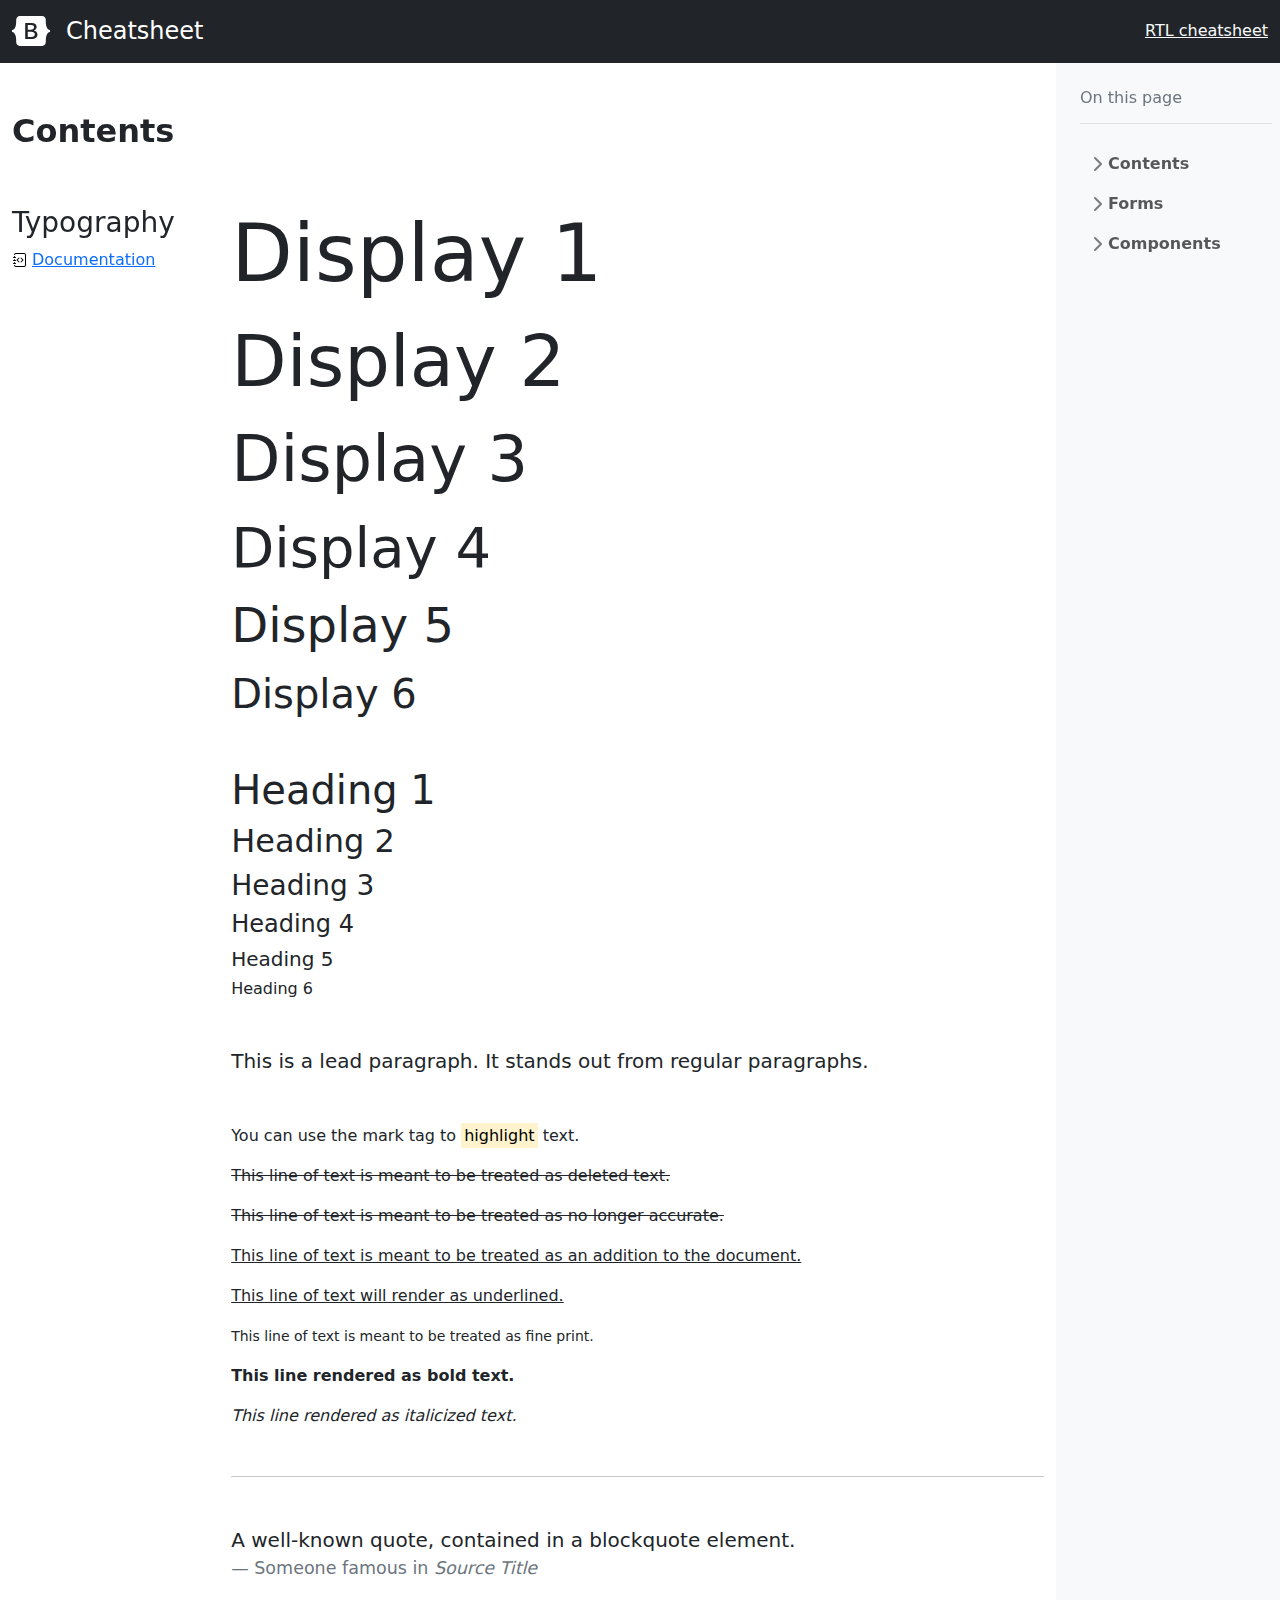
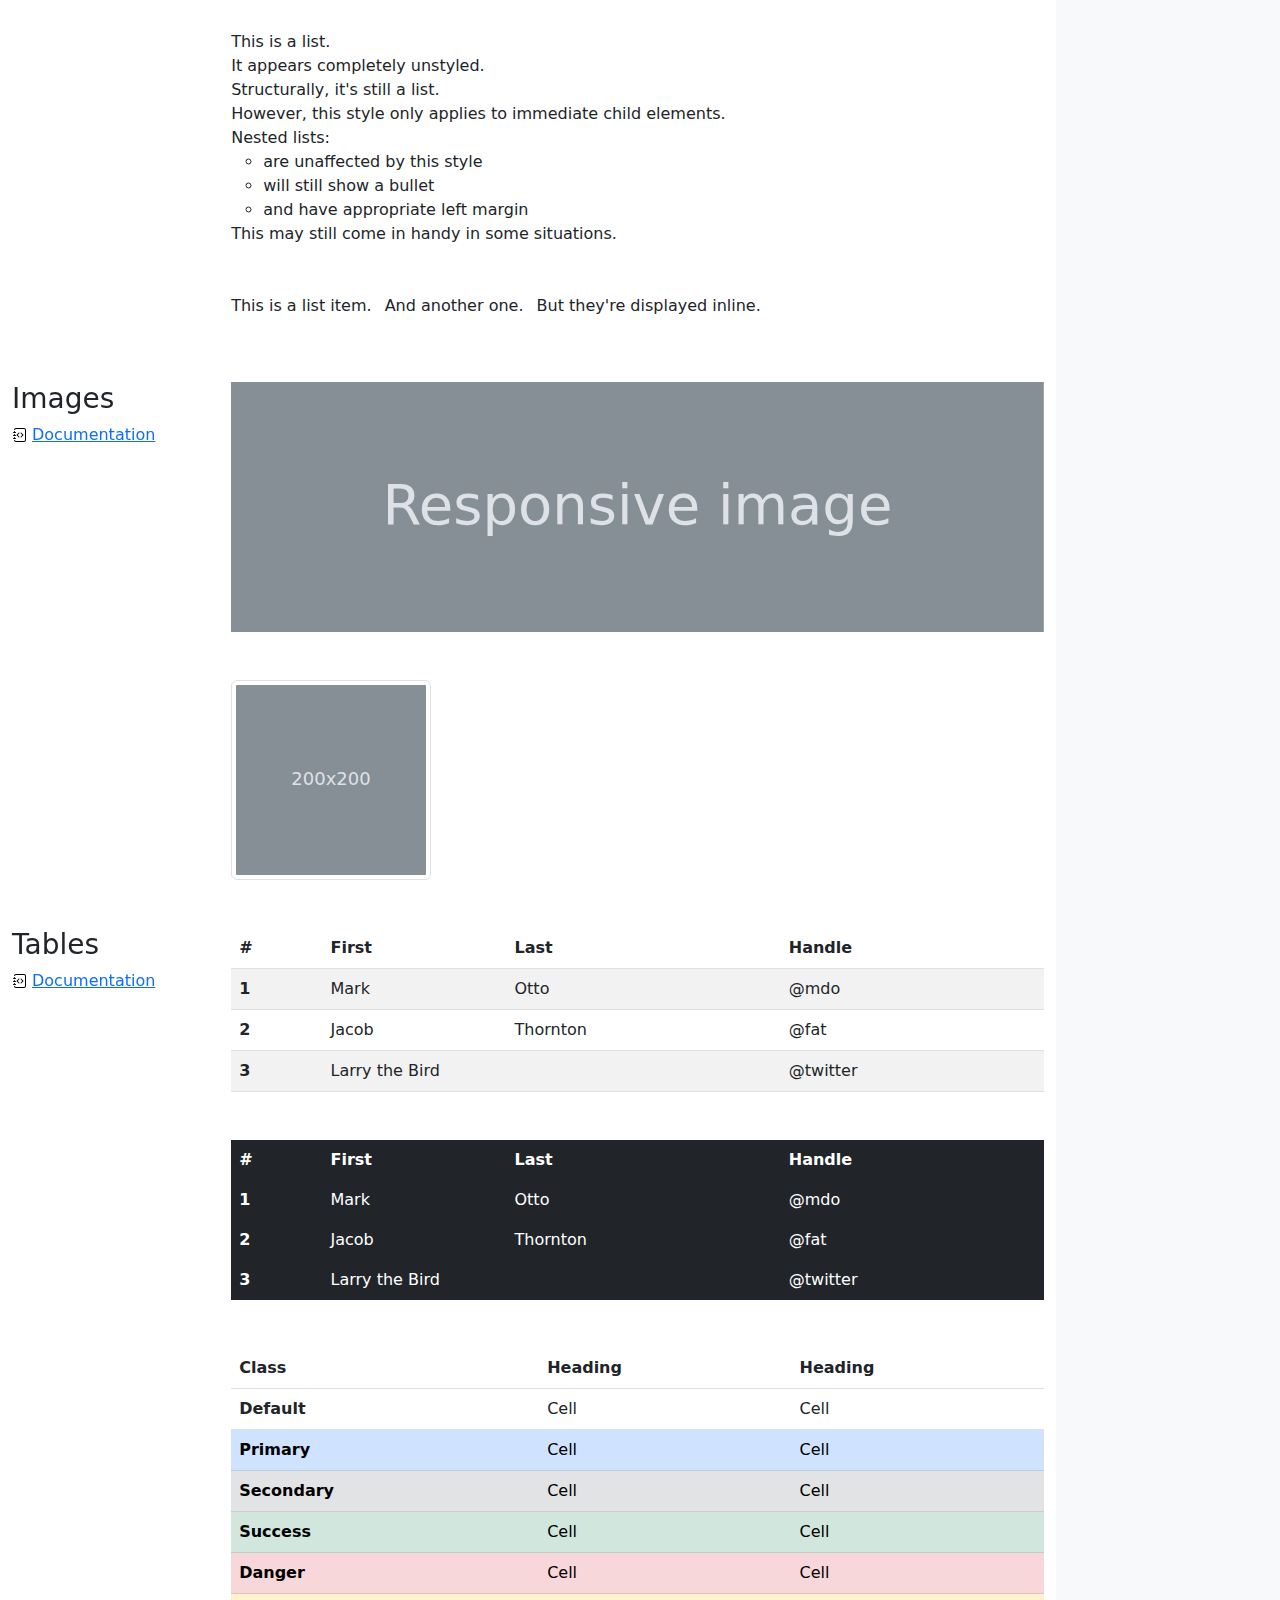
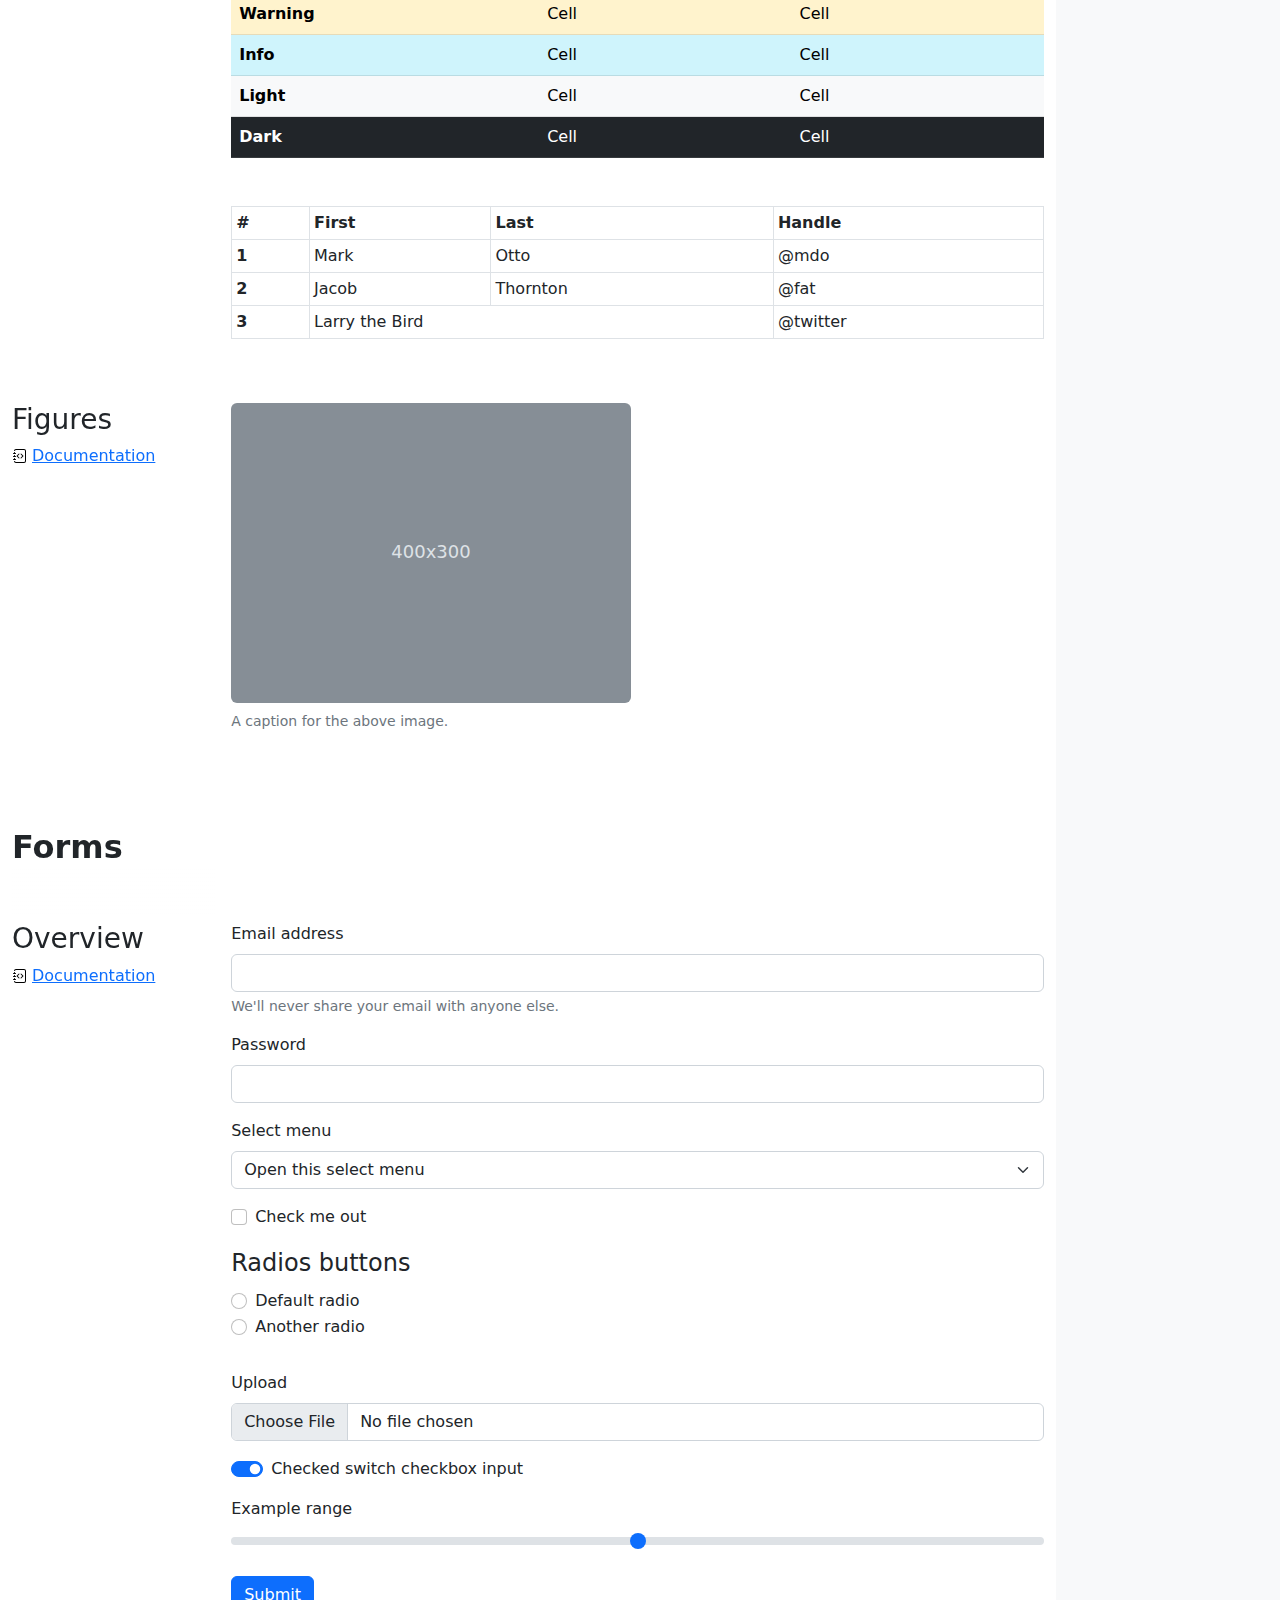
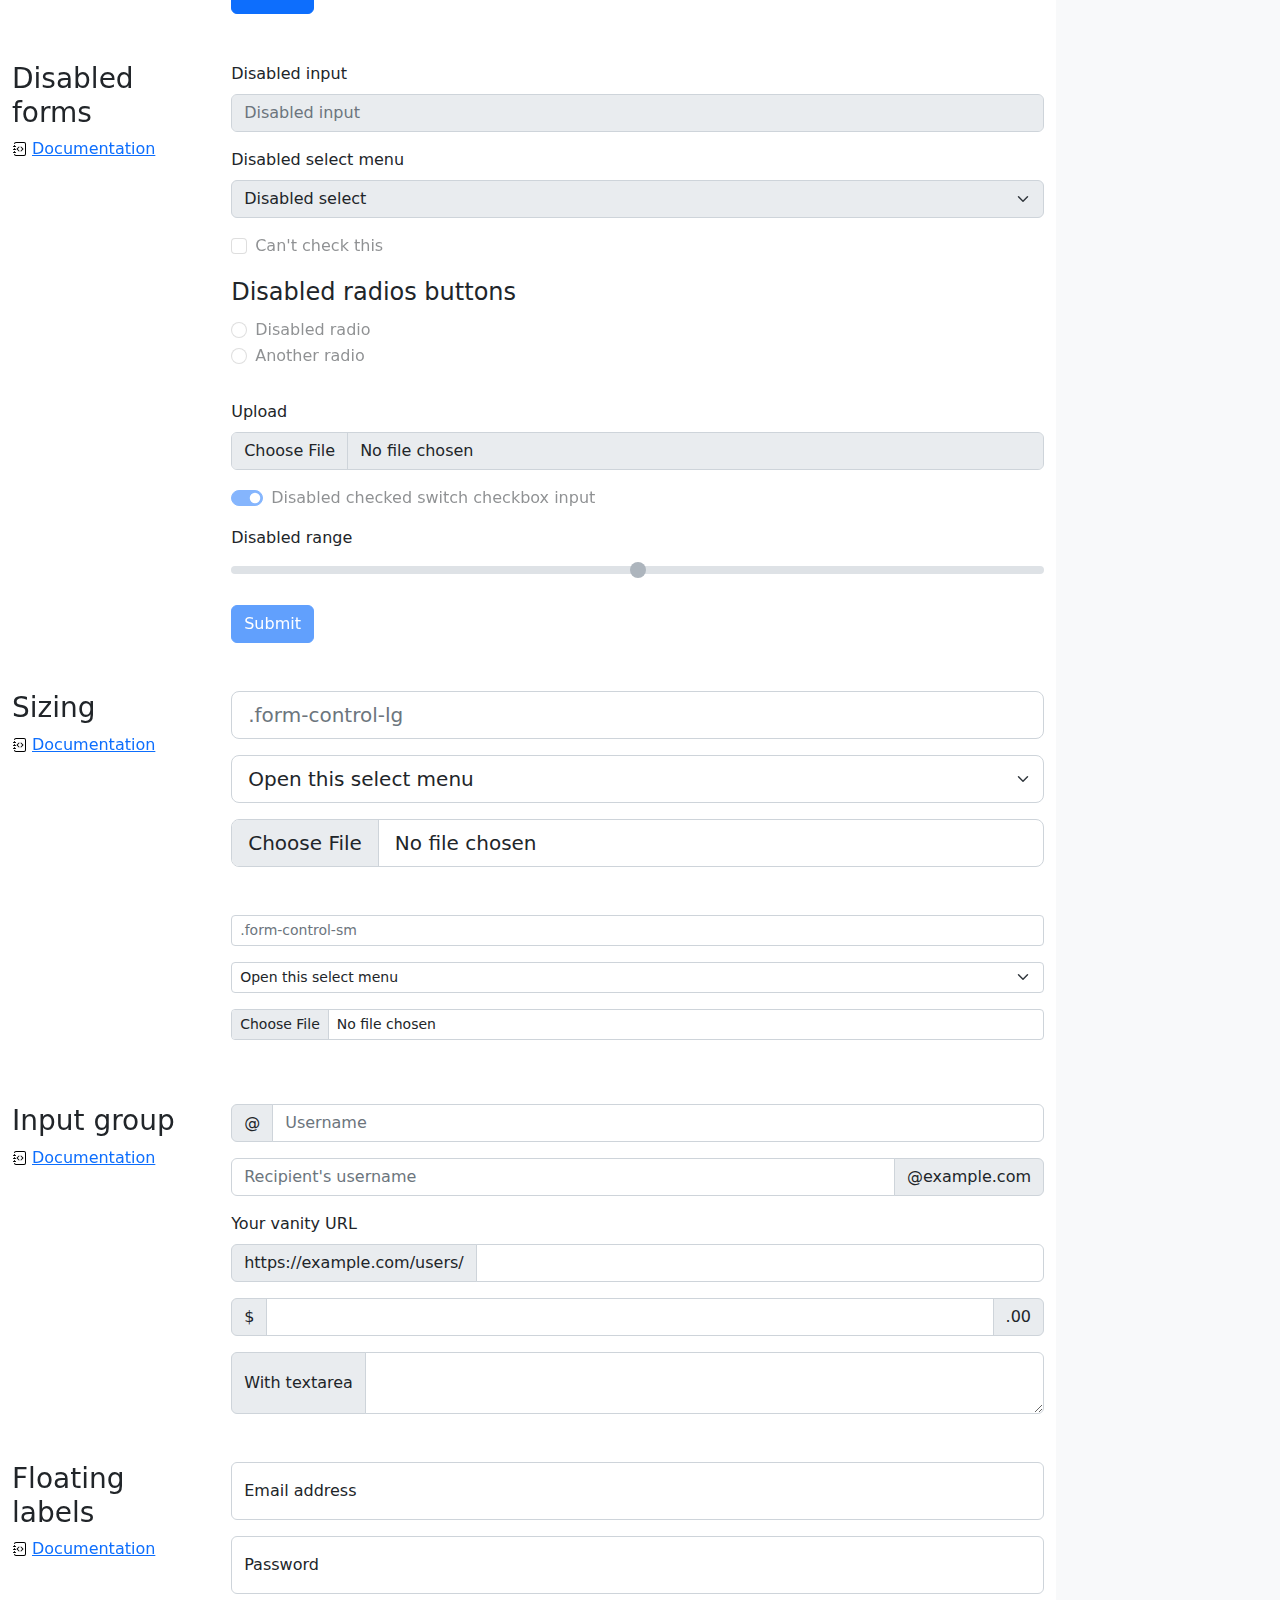
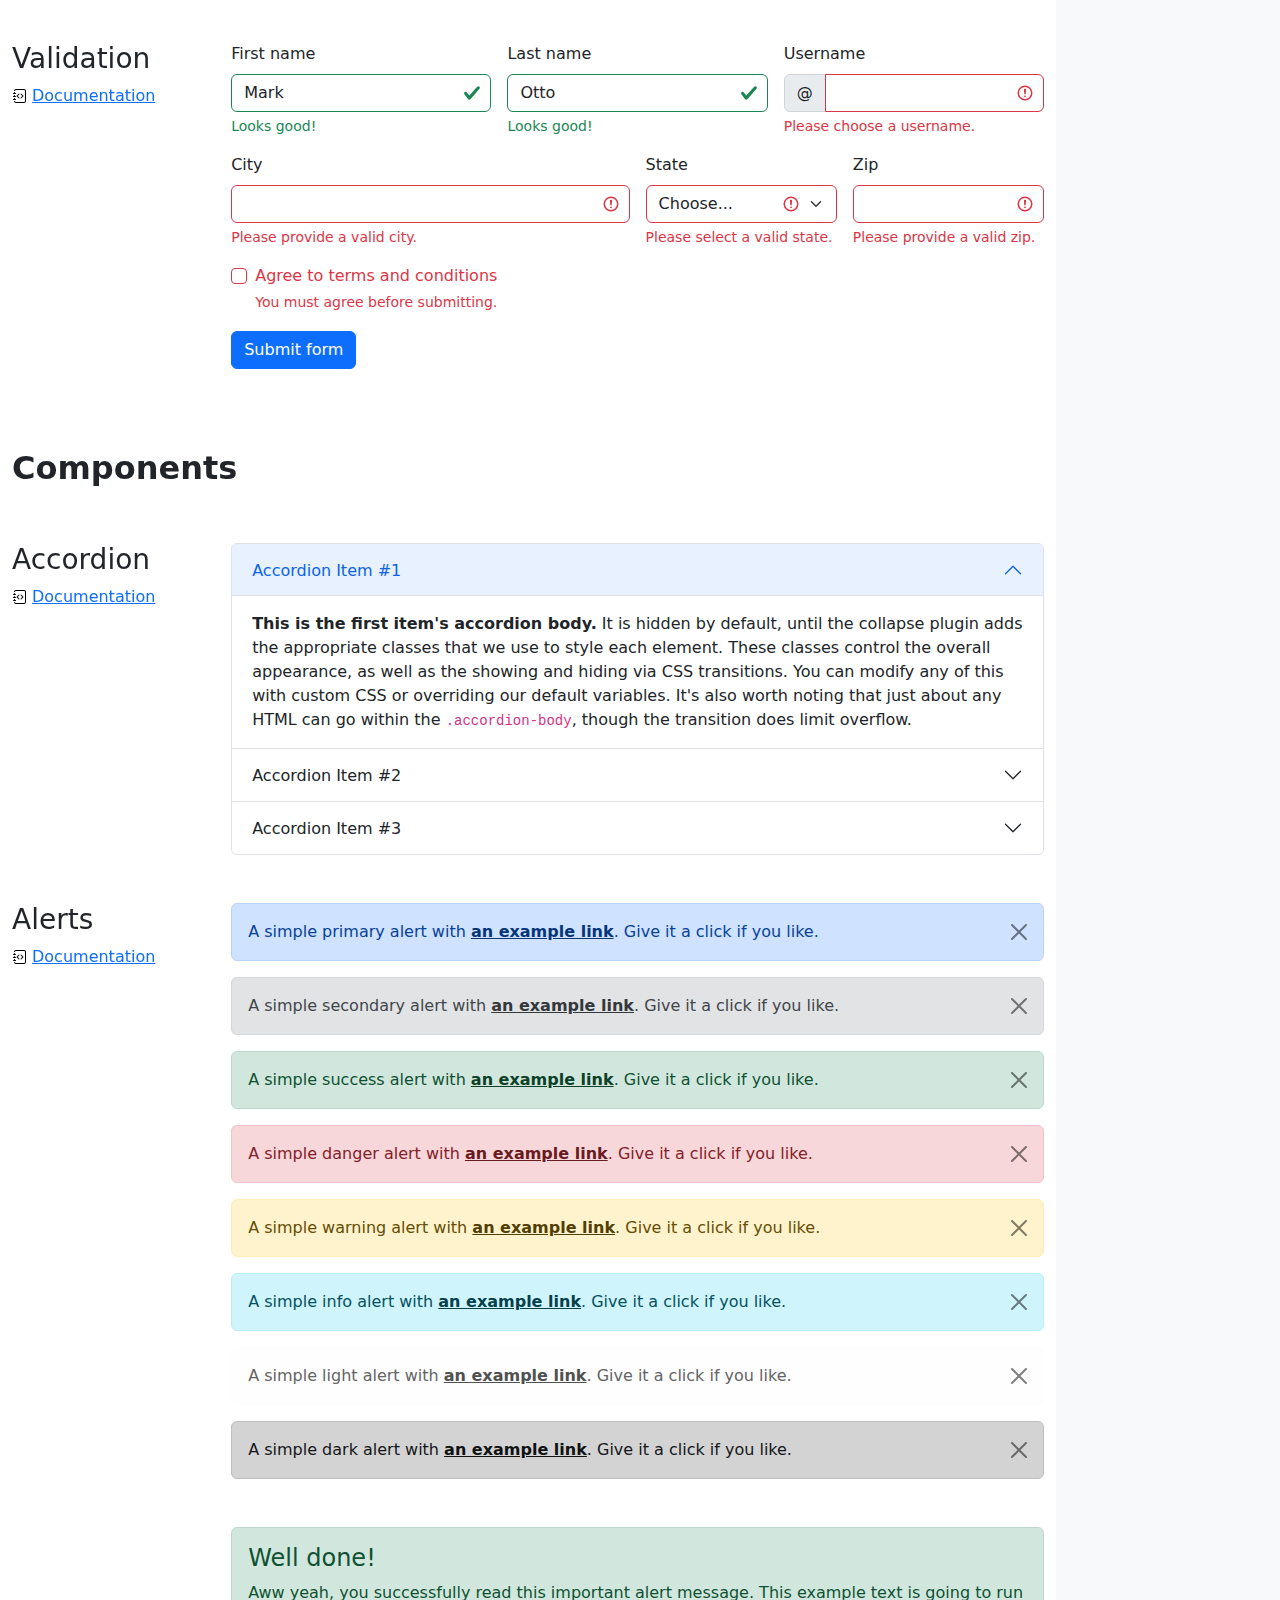
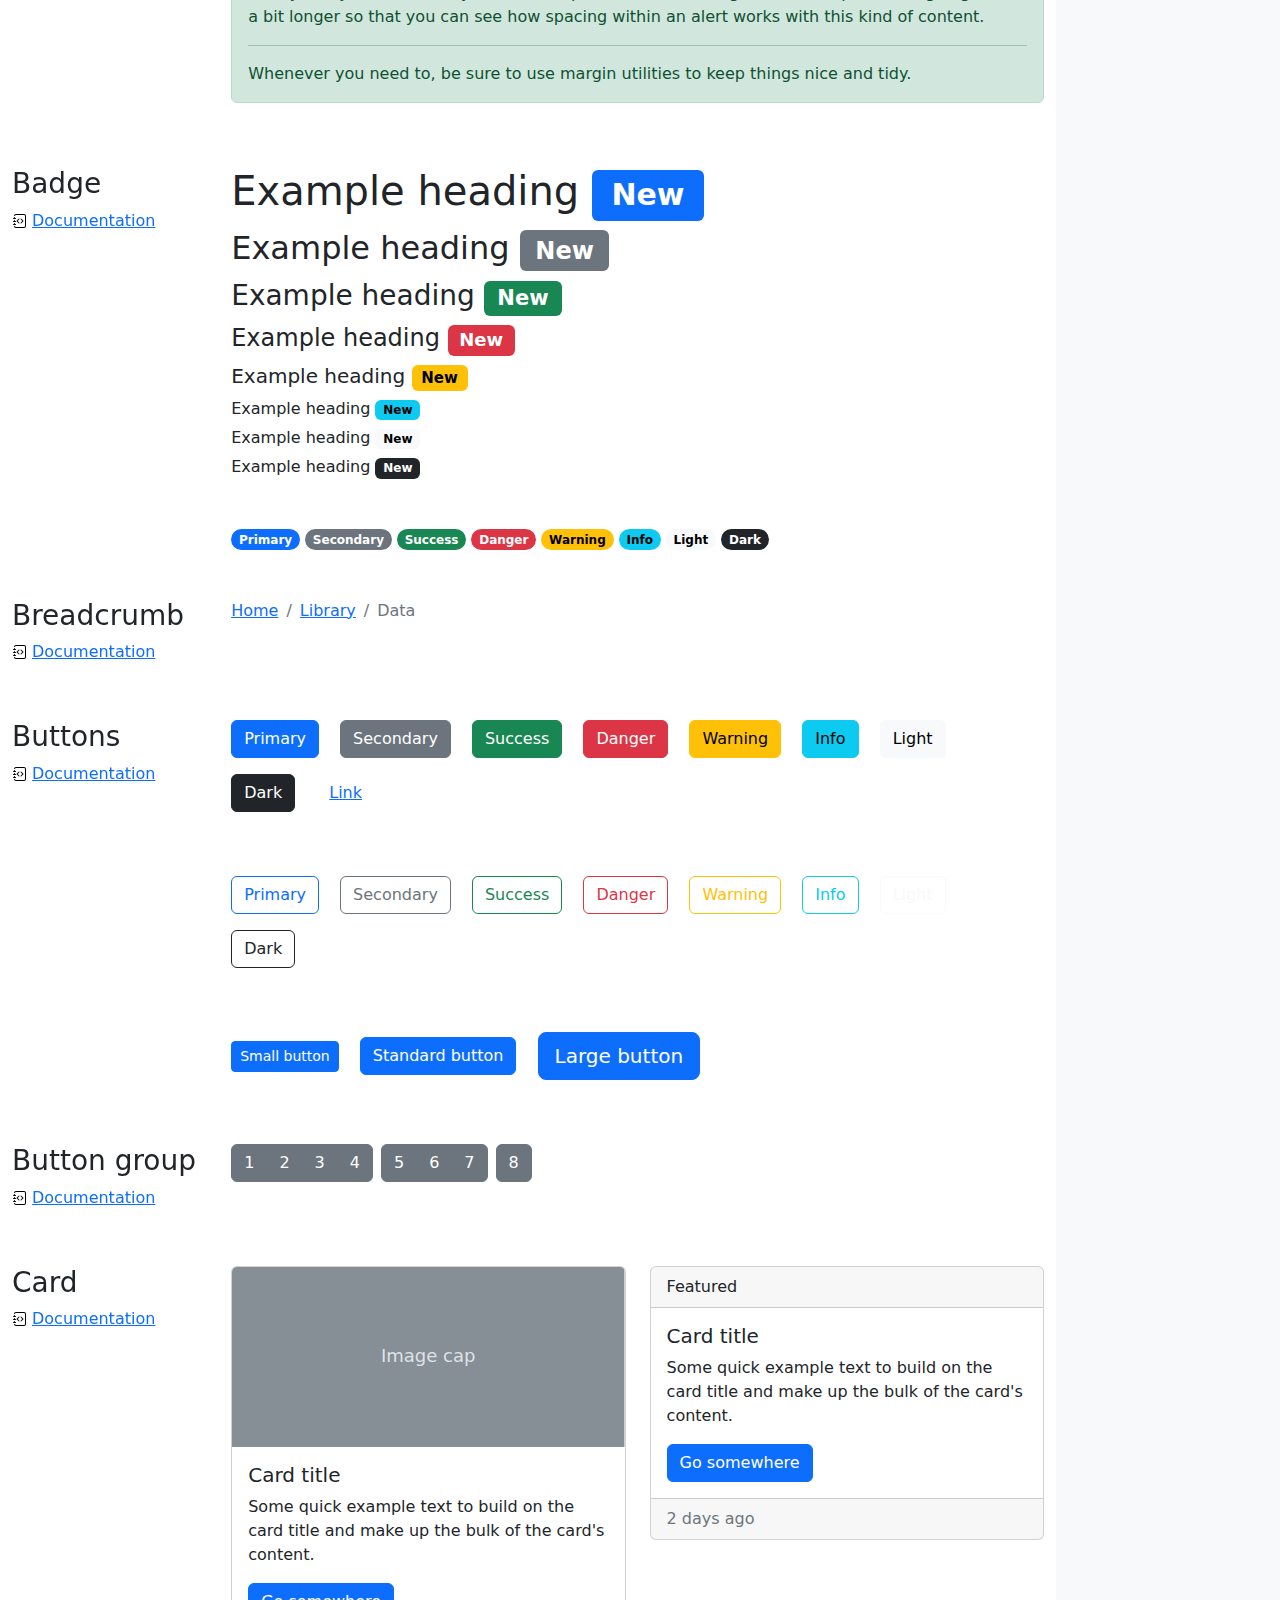
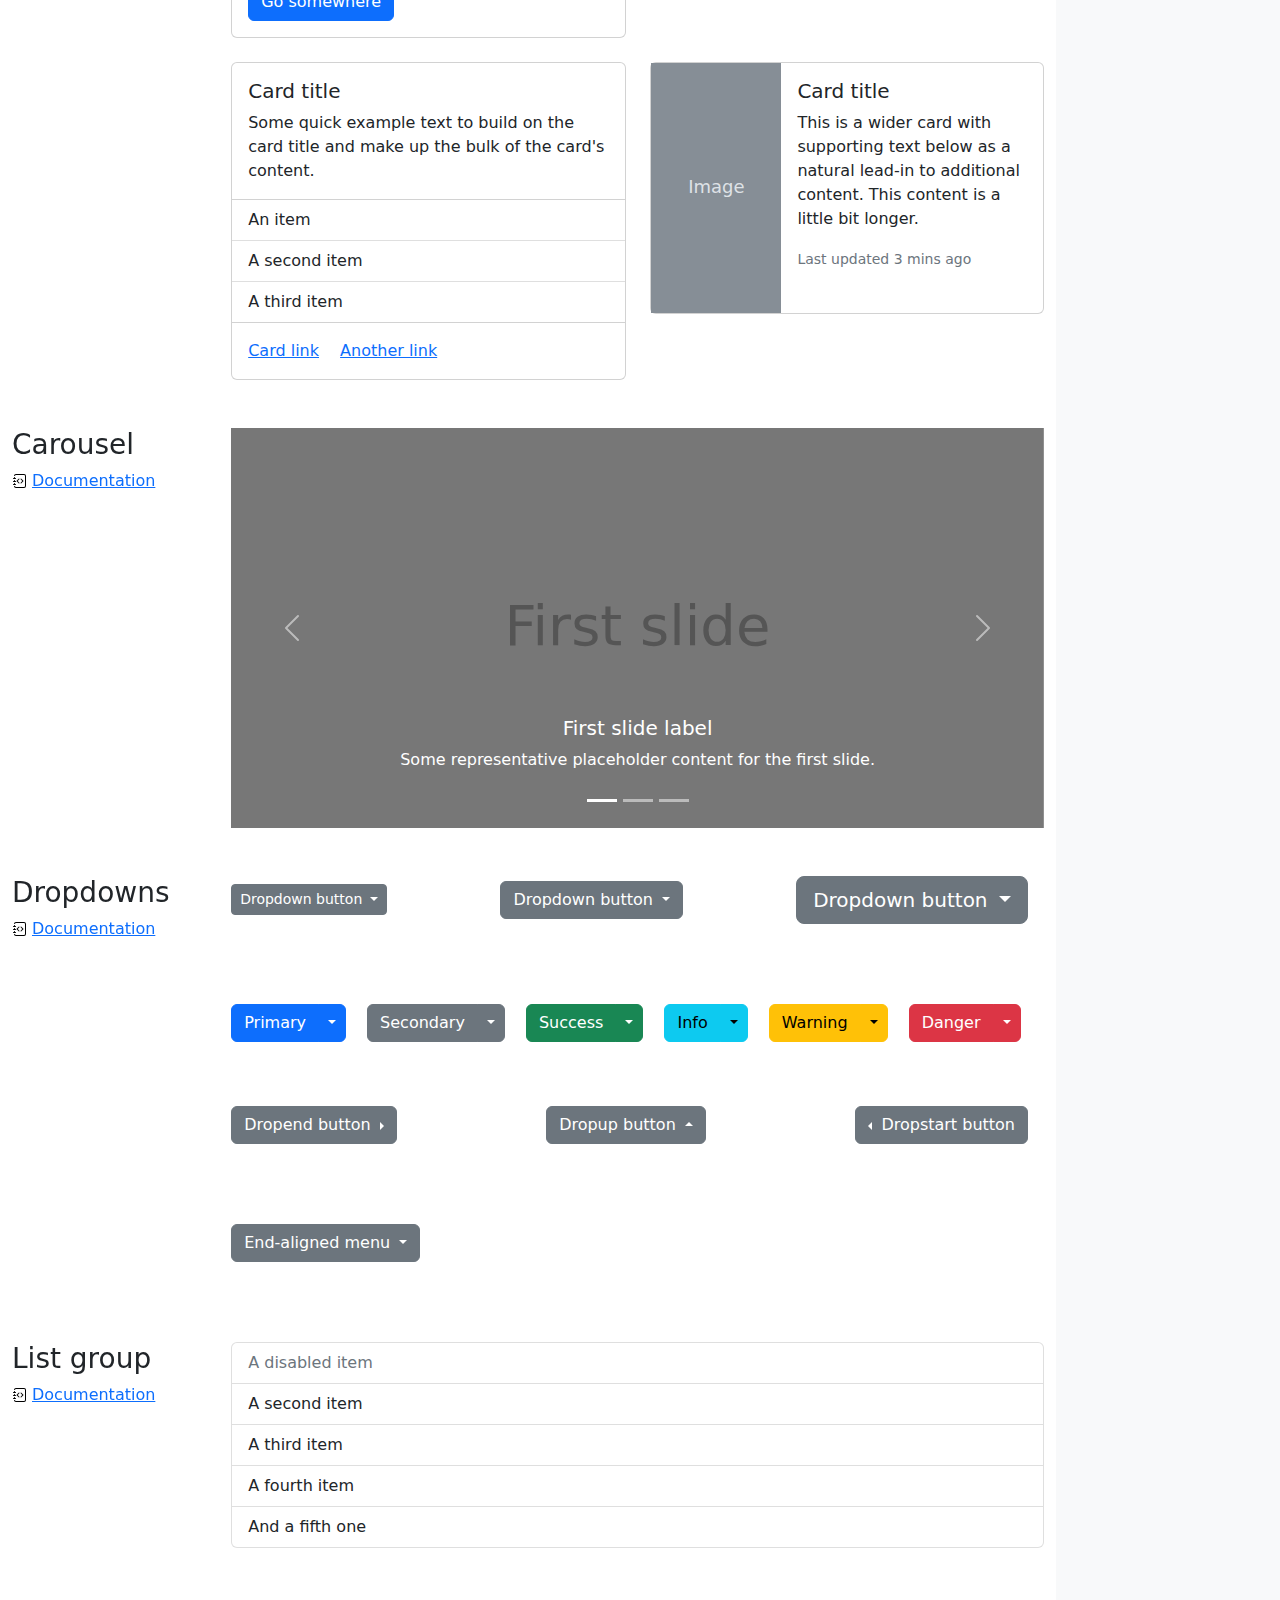
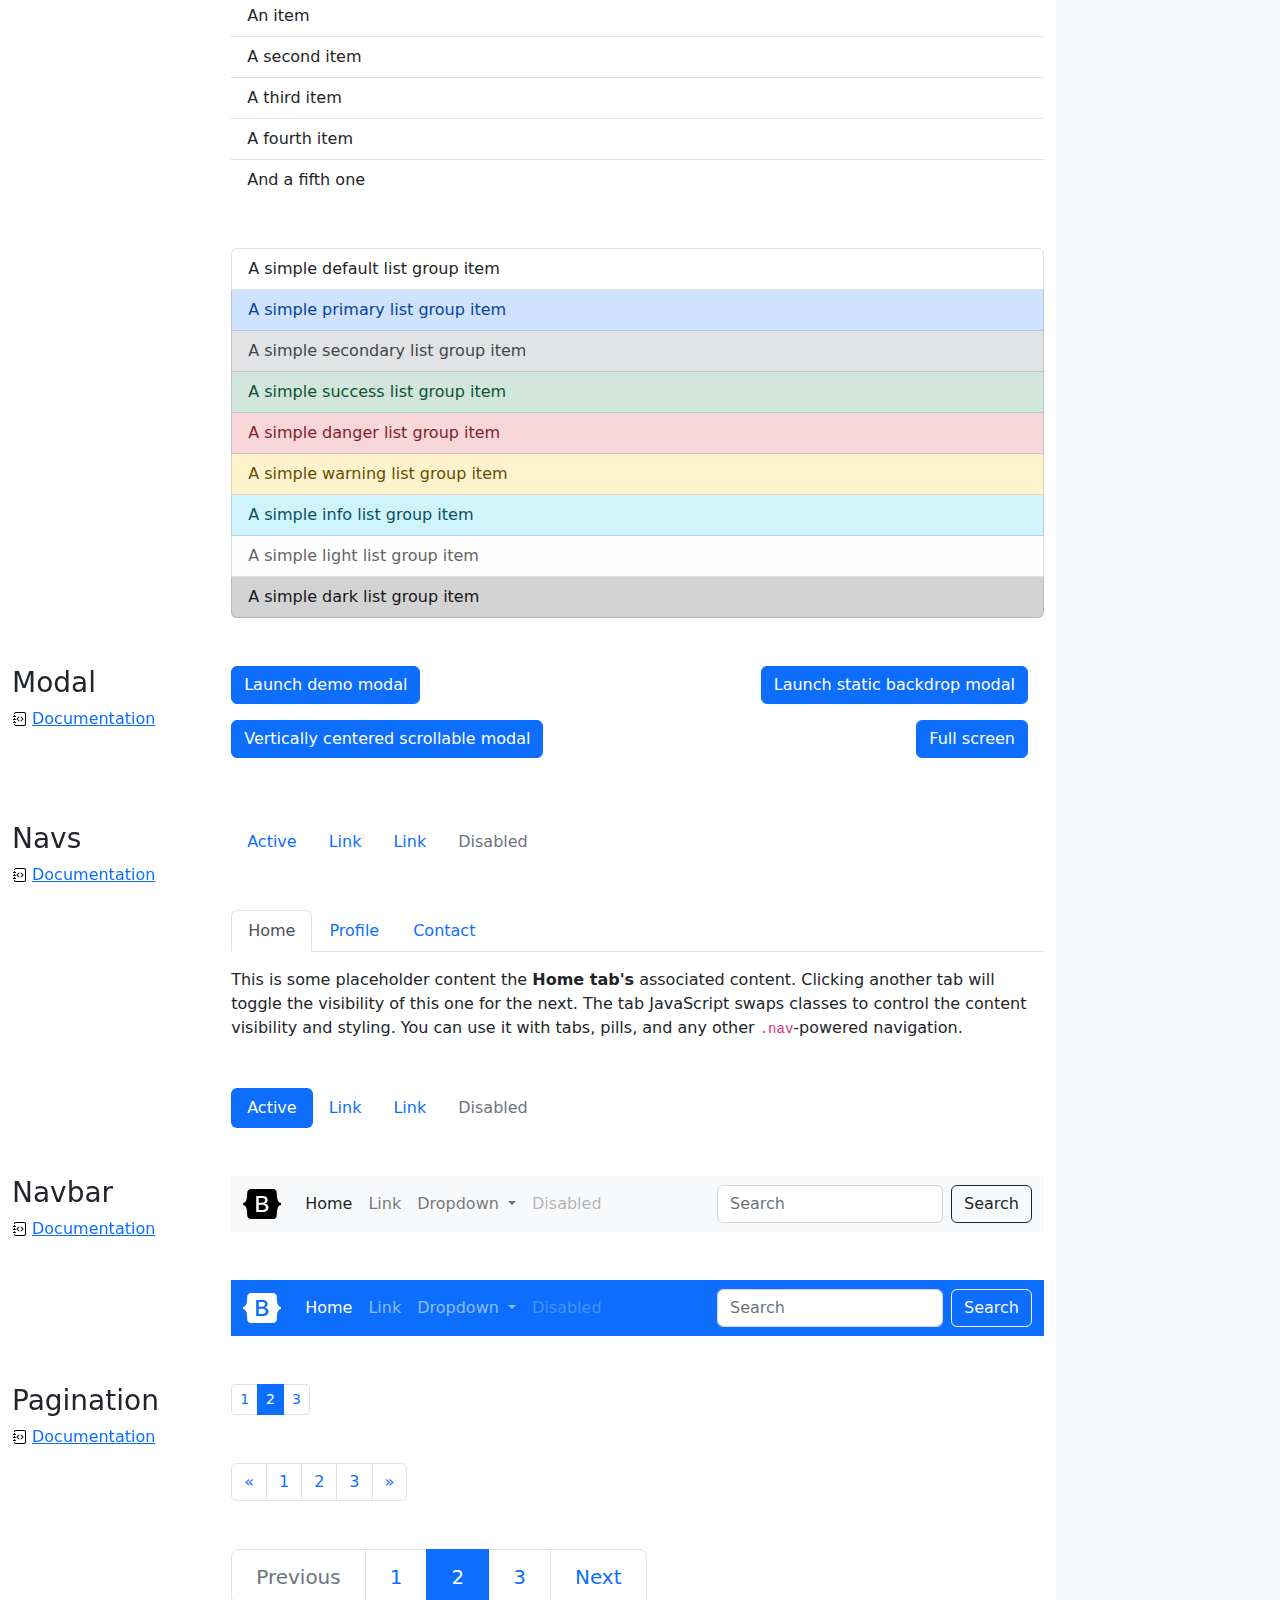
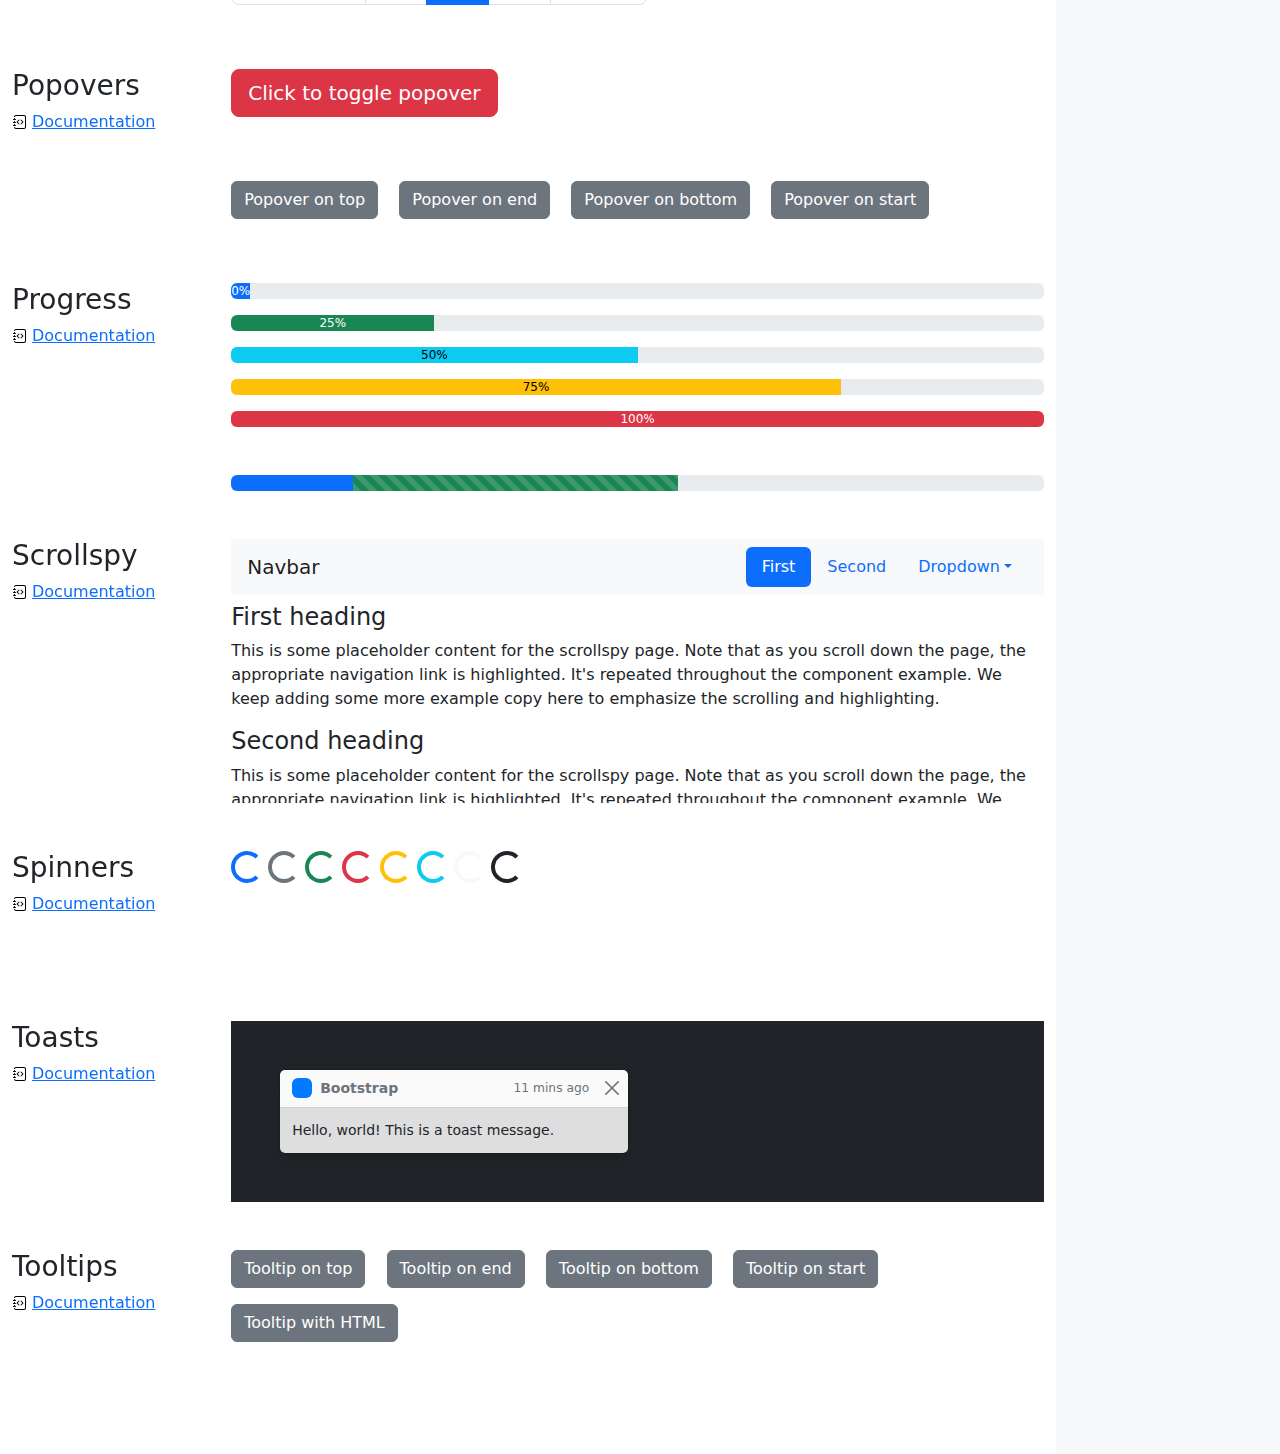
<file: bootstrap-5.2.3-examples/cheatsheet/index.html>
<!doctype html>
<html lang="en">
  <head>
    <meta charset="utf-8">
    <meta name="viewport" content="width=device-width, initial-scale=1">
    <meta name="description" content="">
    <meta name="author" content="Mark Otto, Jacob Thornton, and Bootstrap contributors">
    <meta name="generator" content="Hugo 0.104.2">
    <title>Cheatsheet · Bootstrap v5.2</title>

    <link rel="canonical" href="https://getbootstrap.com/docs/5.2/examples/cheatsheet/">

    

    

<link href="../assets/dist/css/bootstrap.min.css" rel="stylesheet">

    <style>
      .bd-placeholder-img {
        font-size: 1.125rem;
        text-anchor: middle;
        -webkit-user-select: none;
        -moz-user-select: none;
        user-select: none;
      }

      @media (min-width: 768px) {
        .bd-placeholder-img-lg {
          font-size: 3.5rem;
        }
      }

      .b-example-divider {
        height: 3rem;
        background-color: rgba(0, 0, 0, .1);
        border: solid rgba(0, 0, 0, .15);
        border-width: 1px 0;
        box-shadow: inset 0 .5em 1.5em rgba(0, 0, 0, .1), inset 0 .125em .5em rgba(0, 0, 0, .15);
      }

      .b-example-vr {
        flex-shrink: 0;
        width: 1.5rem;
        height: 100vh;
      }

      .bi {
        vertical-align: -.125em;
        fill: currentColor;
      }

      .nav-scroller {
        position: relative;
        z-index: 2;
        height: 2.75rem;
        overflow-y: hidden;
      }

      .nav-scroller .nav {
        display: flex;
        flex-wrap: nowrap;
        padding-bottom: 1rem;
        margin-top: -1px;
        overflow-x: auto;
        text-align: center;
        white-space: nowrap;
        -webkit-overflow-scrolling: touch;
      }
    </style>

    
    <!-- Custom styles for this template -->
    <link href="cheatsheet.css" rel="stylesheet">
  </head>
  <body class="bg-light">
    
<header class="bd-header bg-dark py-3 d-flex align-items-stretch border-bottom border-dark">
  <div class="container-fluid d-flex align-items-center">
    <h1 class="d-flex align-items-center fs-4 text-white mb-0">
      <img src="../assets/brand/bootstrap-logo-white.svg" width="38" height="30" class="me-3" alt="Bootstrap">
      Cheatsheet
    </h1>
    <a href="../examples/cheatsheet-rtl/" class="ms-auto link-light" hreflang="ar">RTL cheatsheet</a>
  </div>
</header>
<aside class="bd-aside sticky-xl-top text-muted align-self-start mb-3 mb-xl-5 px-2">
  <h2 class="h6 pt-4 pb-3 mb-4 border-bottom">On this page</h2>
  <nav class="small" id="toc">
    <ul class="list-unstyled">
      <li class="my-2">
        <button class="btn d-inline-flex align-items-center collapsed border-0" data-bs-toggle="collapse" aria-expanded="false" data-bs-target="#contents-collapse" aria-controls="contents-collapse">Contents</button>
        <ul class="list-unstyled ps-3 collapse" id="contents-collapse">
          <li><a class="d-inline-flex align-items-center rounded text-decoration-none" href="#typography">Typography</a></li>
          <li><a class="d-inline-flex align-items-center rounded text-decoration-none" href="#images">Images</a></li>
          <li><a class="d-inline-flex align-items-center rounded text-decoration-none" href="#tables">Tables</a></li>
          <li><a class="d-inline-flex align-items-center rounded text-decoration-none" href="#figures">Figures</a></li>
        </ul>
      </li>
      <li class="my-2">
        <button class="btn d-inline-flex align-items-center collapsed border-0" data-bs-toggle="collapse" aria-expanded="false" data-bs-target="#forms-collapse" aria-controls="forms-collapse">Forms</button>
        <ul class="list-unstyled ps-3 collapse" id="forms-collapse">
          <li><a class="d-inline-flex align-items-center rounded text-decoration-none" href="#overview">Overview</a></li>
          <li><a class="d-inline-flex align-items-center rounded text-decoration-none" href="#disabled-forms">Disabled forms</a></li>
          <li><a class="d-inline-flex align-items-center rounded text-decoration-none" href="#sizing">Sizing</a></li>
          <li><a class="d-inline-flex align-items-center rounded text-decoration-none" href="#input-group">Input group</a></li>
          <li><a class="d-inline-flex align-items-center rounded text-decoration-none" href="#floating-labels">Floating labels</a></li>
          <li><a class="d-inline-flex align-items-center rounded text-decoration-none" href="#validation">Validation</a></li>
        </ul>
      </li>
      <li class="my-2">
        <button class="btn d-inline-flex align-items-center collapsed border-0" data-bs-toggle="collapse" aria-expanded="false" data-bs-target="#components-collapse" aria-controls="components-collapse">Components</button>
        <ul class="list-unstyled ps-3 collapse" id="components-collapse">
          <li><a class="d-inline-flex align-items-center rounded text-decoration-none" href="#accordion">Accordion</a></li>
          <li><a class="d-inline-flex align-items-center rounded text-decoration-none" href="#alerts">Alerts</a></li>
          <li><a class="d-inline-flex align-items-center rounded text-decoration-none" href="#badge">Badge</a></li>
          <li><a class="d-inline-flex align-items-center rounded text-decoration-none" href="#breadcrumb">Breadcrumb</a></li>
          <li><a class="d-inline-flex align-items-center rounded text-decoration-none" href="#buttons">Buttons</a></li>
          <li><a class="d-inline-flex align-items-center rounded text-decoration-none" href="#button-group">Button group</a></li>
          <li><a class="d-inline-flex align-items-center rounded text-decoration-none" href="#card">Card</a></li>
          <li><a class="d-inline-flex align-items-center rounded text-decoration-none" href="#carousel">Carousel</a></li>
          <li><a class="d-inline-flex align-items-center rounded text-decoration-none" href="#dropdowns">Dropdowns</a></li>
          <li><a class="d-inline-flex align-items-center rounded text-decoration-none" href="#list-group">List group</a></li>
          <li><a class="d-inline-flex align-items-center rounded text-decoration-none" href="#modal">Modal</a></li>
          <li><a class="d-inline-flex align-items-center rounded text-decoration-none" href="#navs">Navs</a></li>
          <li><a class="d-inline-flex align-items-center rounded text-decoration-none" href="#navbar">Navbar</a></li>
          <li><a class="d-inline-flex align-items-center rounded text-decoration-none" href="#pagination">Pagination</a></li>
          <li><a class="d-inline-flex align-items-center rounded text-decoration-none" href="#popovers">Popovers</a></li>
          <li><a class="d-inline-flex align-items-center rounded text-decoration-none" href="#progress">Progress</a></li>
          <li><a class="d-inline-flex align-items-center rounded text-decoration-none" href="#scrollspy">Scrollspy</a></li>
          <li><a class="d-inline-flex align-items-center rounded text-decoration-none" href="#spinners">Spinners</a></li>
          <li><a class="d-inline-flex align-items-center rounded text-decoration-none" href="#toasts">Toasts</a></li>
          <li><a class="d-inline-flex align-items-center rounded text-decoration-none" href="#tooltips">Tooltips</a></li>
        </ul>
      </li>
    </ul>
  </nav>
</aside>
<div class="bd-cheatsheet container-fluid bg-body">
  <section id="content">
    <h2 class="sticky-xl-top fw-bold pt-3 pt-xl-5 pb-2 pb-xl-3">Contents</h2>

    <article class="my-3" id="typography">
      <div class="bd-heading sticky-xl-top align-self-start mt-5 mb-3 mt-xl-0 mb-xl-2">
        <h3>Typography</h3>
        <a class="d-flex align-items-center" href="../content/typography/">Documentation</a>
      </div>

      <div>
        <div class="bd-example-snippet bd-code-snippet"><div class="bd-example">
        <p class="display-1">Display 1</p>
        <p class="display-2">Display 2</p>
        <p class="display-3">Display 3</p>
        <p class="display-4">Display 4</p>
        <p class="display-5">Display 5</p>
        <p class="display-6">Display 6</p>
        </div></div>


        <div class="bd-example-snippet bd-code-snippet"><div class="bd-example">
        <p class="h1">Heading 1</p>
        <p class="h2">Heading 2</p>
        <p class="h3">Heading 3</p>
        <p class="h4">Heading 4</p>
        <p class="h5">Heading 5</p>
        <p class="h6">Heading 6</p>
        </div></div>


        <div class="bd-example-snippet bd-code-snippet"><div class="bd-example">
        <p class="lead">
          This is a lead paragraph. It stands out from regular paragraphs.
        </p>
        </div></div>


        <div class="bd-example-snippet bd-code-snippet"><div class="bd-example">
        <p>You can use the mark tag to <mark>highlight</mark> text.</p>
        <p><del>This line of text is meant to be treated as deleted text.</del></p>
        <p><s>This line of text is meant to be treated as no longer accurate.</s></p>
        <p><ins>This line of text is meant to be treated as an addition to the document.</ins></p>
        <p><u>This line of text will render as underlined.</u></p>
        <p><small>This line of text is meant to be treated as fine print.</small></p>
        <p><strong>This line rendered as bold text.</strong></p>
        <p><em>This line rendered as italicized text.</em></p>
        </div></div>


        <div class="bd-example-snippet bd-code-snippet"><div class="bd-example">
        <hr>
        </div></div>


        <div class="bd-example-snippet bd-code-snippet"><div class="bd-example">
        <blockquote class="blockquote">
          <p>A well-known quote, contained in a blockquote element.</p>
          <footer class="blockquote-footer">Someone famous in <cite title="Source Title">Source Title</cite></footer>
        </blockquote>
        </div></div>


        <div class="bd-example-snippet bd-code-snippet"><div class="bd-example">
        <ul class="list-unstyled">
          <li>This is a list.</li>
          <li>It appears completely unstyled.</li>
          <li>Structurally, it's still a list.</li>
          <li>However, this style only applies to immediate child elements.</li>
          <li>Nested lists:
            <ul>
              <li>are unaffected by this style</li>
              <li>will still show a bullet</li>
              <li>and have appropriate left margin</li>
            </ul>
          </li>
          <li>This may still come in handy in some situations.</li>
        </ul>
        </div></div>


        <div class="bd-example-snippet bd-code-snippet"><div class="bd-example">
        <ul class="list-inline">
          <li class="list-inline-item">This is a list item.</li>
          <li class="list-inline-item">And another one.</li>
          <li class="list-inline-item">But they're displayed inline.</li>
        </ul>
        </div></div>

      </div>
    </article>
    <article class="my-3" id="images">
      <div class="bd-heading sticky-xl-top align-self-start mt-5 mb-3 mt-xl-0 mb-xl-2">
        <h3>Images</h3>
        <a class="d-flex align-items-center" href="../content/images/">Documentation</a>
      </div>

      <div>
        <div class="bd-example-snippet bd-code-snippet"><div class="bd-example">
        <svg class="bd-placeholder-img bd-placeholder-img-lg img-fluid" width="100%" height="250" xmlns="http://www.w3.org/2000/svg" role="img" aria-label="Placeholder: Responsive image" preserveAspectRatio="xMidYMid slice" focusable="false"><title>Placeholder</title><rect width="100%" height="100%" fill="#868e96"/><text x="50%" y="50%" fill="#dee2e6" dy=".3em">Responsive image</text></svg>

        </div></div>


        <div class="bd-example-snippet bd-code-snippet"><div class="bd-example">
        <svg class="bd-placeholder-img img-thumbnail" width="200" height="200" xmlns="http://www.w3.org/2000/svg" role="img" aria-label="A generic square placeholder image with a white border around it, making it resemble a photograph taken with an old instant camera: 200x200" preserveAspectRatio="xMidYMid slice" focusable="false"><title>A generic square placeholder image with a white border around it, making it resemble a photograph taken with an old instant camera</title><rect width="100%" height="100%" fill="#868e96"/><text x="50%" y="50%" fill="#dee2e6" dy=".3em">200x200</text></svg>

        </div></div>

      </div>
    </article>
    <article class="my-3" id="tables">
      <div class="bd-heading sticky-xl-top align-self-start mt-5 mb-3 mt-xl-0 mb-xl-2">
        <h3>Tables</h3>
        <a class="d-flex align-items-center" href="../content/tables/">Documentation</a>
      </div>

      <div>
        <div class="bd-example-snippet bd-code-snippet"><div class="bd-example">
        <table class="table table-striped">
          <thead>
          <tr>
            <th scope="col">#</th>
            <th scope="col">First</th>
            <th scope="col">Last</th>
            <th scope="col">Handle</th>
          </tr>
          </thead>
          <tbody>
          <tr>
            <th scope="row">1</th>
            <td>Mark</td>
            <td>Otto</td>
            <td>@mdo</td>
          </tr>
          <tr>
            <th scope="row">2</th>
            <td>Jacob</td>
            <td>Thornton</td>
            <td>@fat</td>
          </tr>
          <tr>
            <th scope="row">3</th>
            <td colspan="2">Larry the Bird</td>
            <td>@twitter</td>
          </tr>
          </tbody>
        </table>
        </div></div>


        <div class="bd-example-snippet bd-code-snippet"><div class="bd-example">
        <table class="table table-dark table-borderless">
          <thead>
          <tr>
            <th scope="col">#</th>
            <th scope="col">First</th>
            <th scope="col">Last</th>
            <th scope="col">Handle</th>
          </tr>
          </thead>
          <tbody>
          <tr>
            <th scope="row">1</th>
            <td>Mark</td>
            <td>Otto</td>
            <td>@mdo</td>
          </tr>
          <tr>
            <th scope="row">2</th>
            <td>Jacob</td>
            <td>Thornton</td>
            <td>@fat</td>
          </tr>
          <tr>
            <th scope="row">3</th>
            <td colspan="2">Larry the Bird</td>
            <td>@twitter</td>
          </tr>
          </tbody>
        </table>
        </div></div>


        <div class="bd-example-snippet bd-code-snippet"><div class="bd-example">
        <table class="table table-hover">
          <thead>
          <tr>
            <th scope="col">Class</th>
            <th scope="col">Heading</th>
            <th scope="col">Heading</th>
          </tr>
          </thead>
          <tbody>
          <tr>
            <th scope="row">Default</th>
            <td>Cell</td>
            <td>Cell</td>
          </tr>
          
          <tr class="table-primary">
            <th scope="row">Primary</th>
            <td>Cell</td>
            <td>Cell</td>
          </tr>
          <tr class="table-secondary">
            <th scope="row">Secondary</th>
            <td>Cell</td>
            <td>Cell</td>
          </tr>
          <tr class="table-success">
            <th scope="row">Success</th>
            <td>Cell</td>
            <td>Cell</td>
          </tr>
          <tr class="table-danger">
            <th scope="row">Danger</th>
            <td>Cell</td>
            <td>Cell</td>
          </tr>
          <tr class="table-warning">
            <th scope="row">Warning</th>
            <td>Cell</td>
            <td>Cell</td>
          </tr>
          <tr class="table-info">
            <th scope="row">Info</th>
            <td>Cell</td>
            <td>Cell</td>
          </tr>
          <tr class="table-light">
            <th scope="row">Light</th>
            <td>Cell</td>
            <td>Cell</td>
          </tr>
          <tr class="table-dark">
            <th scope="row">Dark</th>
            <td>Cell</td>
            <td>Cell</td>
          </tr>
          </tbody>
        </table>
        </div></div>


        <div class="bd-example-snippet bd-code-snippet"><div class="bd-example">
        <table class="table table-sm table-bordered">
          <thead>
          <tr>
            <th scope="col">#</th>
            <th scope="col">First</th>
            <th scope="col">Last</th>
            <th scope="col">Handle</th>
          </tr>
          </thead>
          <tbody>
          <tr>
            <th scope="row">1</th>
            <td>Mark</td>
            <td>Otto</td>
            <td>@mdo</td>
          </tr>
          <tr>
            <th scope="row">2</th>
            <td>Jacob</td>
            <td>Thornton</td>
            <td>@fat</td>
          </tr>
          <tr>
            <th scope="row">3</th>
            <td colspan="2">Larry the Bird</td>
            <td>@twitter</td>
          </tr>
          </tbody>
        </table>
        </div></div>

      </div>
    </article>
    <article class="my-3" id="figures">
      <div class="bd-heading sticky-xl-top align-self-start mt-5 mb-3 mt-xl-0 mb-xl-2">
        <h3>Figures</h3>
        <a class="d-flex align-items-center" href="../content/figures/">Documentation</a>
      </div>

      <div>
        <div class="bd-example-snippet bd-code-snippet"><div class="bd-example">
        <figure class="figure">
          <svg class="bd-placeholder-img figure-img img-fluid rounded" width="400" height="300" xmlns="http://www.w3.org/2000/svg" role="img" aria-label="Placeholder: 400x300" preserveAspectRatio="xMidYMid slice" focusable="false"><title>Placeholder</title><rect width="100%" height="100%" fill="#868e96"/><text x="50%" y="50%" fill="#dee2e6" dy=".3em">400x300</text></svg>

          <figcaption class="figure-caption">A caption for the above image.</figcaption>
        </figure>
        </div></div>

      </div>
    </article>
  </section>

  <section id="forms">
    <h2 class="sticky-xl-top fw-bold pt-3 pt-xl-5 pb-2 pb-xl-3">Forms</h2>

    <article class="my-3" id="overview">
      <div class="bd-heading sticky-xl-top align-self-start mt-5 mb-3 mt-xl-0 mb-xl-2">
        <h3>Overview</h3>
        <a class="d-flex align-items-center" href="../forms/overview/">Documentation</a>
      </div>

      <div>
        <div class="bd-example-snippet bd-code-snippet"><div class="bd-example">
        <form>
          <div class="mb-3">
            <label for="exampleInputEmail1" class="form-label">Email address</label>
            <input type="email" class="form-control" id="exampleInputEmail1" aria-describedby="emailHelp">
            <div id="emailHelp" class="form-text">We'll never share your email with anyone else.</div>
          </div>
          <div class="mb-3">
            <label for="exampleInputPassword1" class="form-label">Password</label>
            <input type="password" class="form-control" id="exampleInputPassword1">
          </div>
          <div class="mb-3">
            <label for="exampleSelect" class="form-label">Select menu</label>
            <select class="form-select" id="exampleSelect">
              <option selected>Open this select menu</option>
              <option value="1">One</option>
              <option value="2">Two</option>
              <option value="3">Three</option>
            </select>
          </div>
          <div class="mb-3 form-check">
            <input type="checkbox" class="form-check-input" id="exampleCheck1">
            <label class="form-check-label" for="exampleCheck1">Check me out</label>
          </div>
          <fieldset class="mb-3">
            <legend>Radios buttons</legend>
            <div class="form-check">
              <input type="radio" name="radios" class="form-check-input" id="exampleRadio1">
              <label class="form-check-label" for="exampleRadio1">Default radio</label>
            </div>
            <div class="mb-3 form-check">
              <input type="radio" name="radios" class="form-check-input" id="exampleRadio2">
              <label class="form-check-label" for="exampleRadio2">Another radio</label>
            </div>
          </fieldset>
          <div class="mb-3">
            <label class="form-label" for="customFile">Upload</label>
            <input type="file" class="form-control" id="customFile">
          </div>
          <div class="mb-3 form-check form-switch">
            <input class="form-check-input" type="checkbox" role="switch" id="flexSwitchCheckChecked" checked>
            <label class="form-check-label" for="flexSwitchCheckChecked">Checked switch checkbox input</label>
          </div>
          <div class="mb-3">
            <label for="customRange3" class="form-label">Example range</label>
            <input type="range" class="form-range" min="0" max="5" step="0.5" id="customRange3">
          </div>
          <button type="submit" class="btn btn-primary">Submit</button>
        </form>
        </div></div>

      </div>
    </article>
    <article class="my-3" id="disabled-forms">
      <div class="bd-heading sticky-xl-top align-self-start mt-5 mb-3 mt-xl-0 mb-xl-2">
        <h3>Disabled forms</h3>
        <a class="d-flex align-items-center" href="../forms/overview/#disabled-forms">Documentation</a>
      </div>

      <div>
        <div class="bd-example-snippet bd-code-snippet"><div class="bd-example">
        <form>
          <fieldset disabled aria-label="Disabled fieldset example">
            <div class="mb-3">
              <label for="disabledTextInput" class="form-label">Disabled input</label>
              <input type="text" id="disabledTextInput" class="form-control" placeholder="Disabled input">
            </div>
            <div class="mb-3">
              <label for="disabledSelect" class="form-label">Disabled select menu</label>
              <select id="disabledSelect" class="form-select">
                <option>Disabled select</option>
              </select>
            </div>
            <div class="mb-3">
              <div class="form-check">
                <input class="form-check-input" type="checkbox" id="disabledFieldsetCheck" disabled>
                <label class="form-check-label" for="disabledFieldsetCheck">
                  Can't check this
                </label>
              </div>
            </div>
            <fieldset class="mb-3">
              <legend>Disabled radios buttons</legend>
              <div class="form-check">
                <input type="radio" name="radios" class="form-check-input" id="disabledRadio1" disabled>
                <label class="form-check-label" for="disabledRadio1">Disabled radio</label>
              </div>
              <div class="mb-3 form-check">
                <input type="radio" name="radios" class="form-check-input" id="disabledRadio2" disabled>
                <label class="form-check-label" for="disabledRadio2">Another radio</label>
              </div>
            </fieldset>
            <div class="mb-3">
              <label class="form-label" for="disabledCustomFile">Upload</label>
              <input type="file" class="form-control" id="disabledCustomFile" disabled>
            </div>
            <div class="mb-3 form-check form-switch">
              <input class="form-check-input" type="checkbox" role="switch" id="disabledSwitchCheckChecked" checked disabled>
              <label class="form-check-label" for="disabledSwitchCheckChecked">Disabled checked switch checkbox input</label>
            </div>
            <div class="mb-3">
              <label for="disabledRange" class="form-label">Disabled range</label>
              <input type="range" class="form-range" min="0" max="5" step="0.5" id="disabledRange">
            </div>
            <button type="submit" class="btn btn-primary">Submit</button>
          </fieldset>
        </form>
        </div></div>

      </div>
    </article>
    <article class="my-3" id="sizing">
      <div class="bd-heading sticky-xl-top align-self-start mt-5 mb-3 mt-xl-0 mb-xl-2">
        <h3>Sizing</h3>
        <a class="d-flex align-items-center" href="../forms/form-control/#sizing">Documentation</a>
      </div>

      <div>
        <div class="bd-example-snippet bd-code-snippet"><div class="bd-example">
        <div class="mb-3">
          <input class="form-control form-control-lg" type="text" placeholder=".form-control-lg" aria-label=".form-control-lg example">
        </div>
        <div class="mb-3">
          <select class="form-select form-select-lg" aria-label=".form-select-lg example">
            <option selected>Open this select menu</option>
            <option value="1">One</option>
            <option value="2">Two</option>
            <option value="3">Three</option>
          </select>
        </div>
        <div class="mb-3">
          <input type="file" class="form-control form-control-lg" aria-label="Large file input example">
        </div>
        </div></div>


        <div class="bd-example-snippet bd-code-snippet"><div class="bd-example">
        <div class="mb-3">
          <input class="form-control form-control-sm" type="text" placeholder=".form-control-sm" aria-label=".form-control-sm example">
        </div>
        <div class="mb-3">
          <select class="form-select form-select-sm" aria-label=".form-select-sm example">
            <option selected>Open this select menu</option>
            <option value="1">One</option>
            <option value="2">Two</option>
            <option value="3">Three</option>
          </select>
        </div>
        <div class="mb-3">
          <input type="file" class="form-control form-control-sm" aria-label="Small file input example">
        </div>
        </div></div>

      </div>
    </article>
    <article class="my-3" id="input-group">
      <div class="bd-heading sticky-xl-top align-self-start mt-5 mb-3 mt-xl-0 mb-xl-2">
        <h3>Input group</h3>
        <a class="d-flex align-items-center" href="../forms/input-group/">Documentation</a>
      </div>

      <div>
        <div class="bd-example-snippet bd-code-snippet"><div class="bd-example">
        <div class="input-group mb-3">
          <span class="input-group-text" id="basic-addon1">@</span>
          <input type="text" class="form-control" placeholder="Username" aria-label="Username" aria-describedby="basic-addon1">
        </div>
        <div class="input-group mb-3">
          <input type="text" class="form-control" placeholder="Recipient's username" aria-label="Recipient's username" aria-describedby="basic-addon2">
          <span class="input-group-text" id="basic-addon2">@example.com</span>
        </div>
        <label for="basic-url" class="form-label">Your vanity URL</label>
        <div class="input-group mb-3">
          <span class="input-group-text" id="basic-addon3">https://example.com/users/</span>
          <input type="text" class="form-control" id="basic-url" aria-describedby="basic-addon3">
        </div>
        <div class="input-group mb-3">
          <span class="input-group-text">$</span>
          <input type="text" class="form-control" aria-label="Amount (to the nearest dollar)">
          <span class="input-group-text">.00</span>
        </div>
        <div class="input-group">
          <span class="input-group-text">With textarea</span>
          <textarea class="form-control" aria-label="With textarea"></textarea>
        </div>
        </div></div>

      </div>
    </article>
    <article class="my-3" id="floating-labels">
      <div class="bd-heading sticky-xl-top align-self-start mt-5 mb-3 mt-xl-0 mb-xl-2">
        <h3>Floating labels</h3>
        <a class="d-flex align-items-center" href="../forms/floating-labels/">Documentation</a>
      </div>

      <div>
        <div class="bd-example-snippet bd-code-snippet"><div class="bd-example">
        <form>
          <div class="form-floating mb-3">
            <input type="email" class="form-control" id="floatingInput" placeholder="name@example.com">
            <label for="floatingInput">Email address</label>
          </div>
          <div class="form-floating">
            <input type="password" class="form-control" id="floatingPassword" placeholder="Password">
            <label for="floatingPassword">Password</label>
          </div>
        </form>
        </div></div>

      </div>
    </article>
    <article class="my-3" id="validation">
      <div class="bd-heading sticky-xl-top align-self-start mt-5 mb-3 mt-xl-0 mb-xl-2">
        <h3>Validation</h3>
        <a class="d-flex align-items-center" href="../forms/validation/">Documentation</a>
      </div>

      <div>
        <div class="bd-example-snippet bd-code-snippet"><div class="bd-example">
        <form class="row g-3">
          <div class="col-md-4">
            <label for="validationServer01" class="form-label">First name</label>
            <input type="text" class="form-control is-valid" id="validationServer01" value="Mark" required>
            <div class="valid-feedback">
              Looks good!
            </div>
          </div>
          <div class="col-md-4">
            <label for="validationServer02" class="form-label">Last name</label>
            <input type="text" class="form-control is-valid" id="validationServer02" value="Otto" required>
            <div class="valid-feedback">
              Looks good!
            </div>
          </div>
          <div class="col-md-4">
            <label for="validationServerUsername" class="form-label">Username</label>
            <div class="input-group has-validation">
              <span class="input-group-text" id="inputGroupPrepend3">@</span>
              <input type="text" class="form-control is-invalid" id="validationServerUsername" aria-describedby="inputGroupPrepend3" required>
              <div class="invalid-feedback">
                Please choose a username.
              </div>
            </div>
          </div>
          <div class="col-md-6">
            <label for="validationServer03" class="form-label">City</label>
            <input type="text" class="form-control is-invalid" id="validationServer03" required>
            <div class="invalid-feedback">
              Please provide a valid city.
            </div>
          </div>
          <div class="col-md-3">
            <label for="validationServer04" class="form-label">State</label>
            <select class="form-select is-invalid" id="validationServer04" required>
              <option selected disabled value="">Choose...</option>
              <option>...</option>
            </select>
            <div class="invalid-feedback">
              Please select a valid state.
            </div>
          </div>
          <div class="col-md-3">
            <label for="validationServer05" class="form-label">Zip</label>
            <input type="text" class="form-control is-invalid" id="validationServer05" required>
            <div class="invalid-feedback">
              Please provide a valid zip.
            </div>
          </div>
          <div class="col-12">
            <div class="form-check">
              <input class="form-check-input is-invalid" type="checkbox" value="" id="invalidCheck3" required>
              <label class="form-check-label" for="invalidCheck3">
                Agree to terms and conditions
              </label>
              <div class="invalid-feedback">
                You must agree before submitting.
              </div>
            </div>
          </div>
          <div class="col-12">
            <button class="btn btn-primary" type="submit">Submit form</button>
          </div>
        </form>
        </div></div>

      </div>
    </article>
  </section>

  <section id="components">
    <h2 class="sticky-xl-top fw-bold pt-3 pt-xl-5 pb-2 pb-xl-3">Components</h2>

    <article class="my-3" id="accordion">
      <div class="bd-heading sticky-xl-top align-self-start mt-5 mb-3 mt-xl-0 mb-xl-2">
        <h3>Accordion</h3>
        <a class="d-flex align-items-center" href="../components/accordion/">Documentation</a>
      </div>

      <div>
        <div class="bd-example-snippet bd-code-snippet"><div class="bd-example">
        <div class="accordion" id="accordionExample">
          <div class="accordion-item">
            <h4 class="accordion-header" id="headingOne">
              <button class="accordion-button" type="button" data-bs-toggle="collapse" data-bs-target="#collapseOne" aria-expanded="true" aria-controls="collapseOne">
                Accordion Item #1
              </button>
            </h4>
            <div id="collapseOne" class="accordion-collapse collapse show" aria-labelledby="headingOne" data-bs-parent="#accordionExample">
              <div class="accordion-body">
                <strong>This is the first item's accordion body.</strong> It is hidden by default, until the collapse plugin adds the appropriate classes that we use to style each element. These classes control the overall appearance, as well as the showing and hiding via CSS transitions. You can modify any of this with custom CSS or overriding our default variables. It's also worth noting that just about any HTML can go within the <code>.accordion-body</code>, though the transition does limit overflow.
              </div>
            </div>
          </div>
          <div class="accordion-item">
            <h4 class="accordion-header" id="headingTwo">
              <button class="accordion-button collapsed" type="button" data-bs-toggle="collapse" data-bs-target="#collapseTwo" aria-expanded="false" aria-controls="collapseTwo">
                Accordion Item #2
              </button>
            </h4>
            <div id="collapseTwo" class="accordion-collapse collapse" aria-labelledby="headingTwo" data-bs-parent="#accordionExample">
              <div class="accordion-body">
                <strong>This is the second item's accordion body.</strong> It is hidden by default, until the collapse plugin adds the appropriate classes that we use to style each element. These classes control the overall appearance, as well as the showing and hiding via CSS transitions. You can modify any of this with custom CSS or overriding our default variables. It's also worth noting that just about any HTML can go within the <code>.accordion-body</code>, though the transition does limit overflow.
              </div>
            </div>
          </div>
          <div class="accordion-item">
            <h4 class="accordion-header" id="headingThree">
              <button class="accordion-button collapsed" type="button" data-bs-toggle="collapse" data-bs-target="#collapseThree" aria-expanded="false" aria-controls="collapseThree">
                Accordion Item #3
              </button>
            </h4>
            <div id="collapseThree" class="accordion-collapse collapse" aria-labelledby="headingThree" data-bs-parent="#accordionExample">
              <div class="accordion-body">
                <strong>This is the third item's accordion body.</strong> It is hidden by default, until the collapse plugin adds the appropriate classes that we use to style each element. These classes control the overall appearance, as well as the showing and hiding via CSS transitions. You can modify any of this with custom CSS or overriding our default variables. It's also worth noting that just about any HTML can go within the <code>.accordion-body</code>, though the transition does limit overflow.
              </div>
            </div>
          </div>
        </div>
        </div></div>

      </div>
    </article>
    <article class="my-3" id="alerts">
      <div class="bd-heading sticky-xl-top align-self-start mt-5 mb-3 mt-xl-0 mb-xl-2">
        <h3>Alerts</h3>
        <a class="d-flex align-items-center" href="../components/alerts/">Documentation</a>
      </div>

      <div>
        <div class="bd-example-snippet bd-code-snippet"><div class="bd-example">
        
        <div class="alert alert-primary alert-dismissible fade show" role="alert">
          A simple primary alert with <a href="#" class="alert-link">an example link</a>. Give it a click if you like.
          <button type="button" class="btn-close" data-bs-dismiss="alert" aria-label="Close"></button>
        </div>
        <div class="alert alert-secondary alert-dismissible fade show" role="alert">
          A simple secondary alert with <a href="#" class="alert-link">an example link</a>. Give it a click if you like.
          <button type="button" class="btn-close" data-bs-dismiss="alert" aria-label="Close"></button>
        </div>
        <div class="alert alert-success alert-dismissible fade show" role="alert">
          A simple success alert with <a href="#" class="alert-link">an example link</a>. Give it a click if you like.
          <button type="button" class="btn-close" data-bs-dismiss="alert" aria-label="Close"></button>
        </div>
        <div class="alert alert-danger alert-dismissible fade show" role="alert">
          A simple danger alert with <a href="#" class="alert-link">an example link</a>. Give it a click if you like.
          <button type="button" class="btn-close" data-bs-dismiss="alert" aria-label="Close"></button>
        </div>
        <div class="alert alert-warning alert-dismissible fade show" role="alert">
          A simple warning alert with <a href="#" class="alert-link">an example link</a>. Give it a click if you like.
          <button type="button" class="btn-close" data-bs-dismiss="alert" aria-label="Close"></button>
        </div>
        <div class="alert alert-info alert-dismissible fade show" role="alert">
          A simple info alert with <a href="#" class="alert-link">an example link</a>. Give it a click if you like.
          <button type="button" class="btn-close" data-bs-dismiss="alert" aria-label="Close"></button>
        </div>
        <div class="alert alert-light alert-dismissible fade show" role="alert">
          A simple light alert with <a href="#" class="alert-link">an example link</a>. Give it a click if you like.
          <button type="button" class="btn-close" data-bs-dismiss="alert" aria-label="Close"></button>
        </div>
        <div class="alert alert-dark alert-dismissible fade show" role="alert">
          A simple dark alert with <a href="#" class="alert-link">an example link</a>. Give it a click if you like.
          <button type="button" class="btn-close" data-bs-dismiss="alert" aria-label="Close"></button>
        </div>
        </div></div>


        <div class="bd-example-snippet bd-code-snippet"><div class="bd-example">
        <div class="alert alert-success" role="alert">
          <h4 class="alert-heading">Well done!</h4>
          <p>Aww yeah, you successfully read this important alert message. This example text is going to run a bit longer so that you can see how spacing within an alert works with this kind of content.</p>
          <hr>
          <p class="mb-0">Whenever you need to, be sure to use margin utilities to keep things nice and tidy.</p>
        </div>
        </div></div>

      </div>
    </article>
    <article class="my-3" id="badge">
      <div class="bd-heading sticky-xl-top align-self-start mt-5 mb-3 mt-xl-0 mb-xl-2">
        <h3>Badge</h3>
        <a class="d-flex align-items-center" href="../components/badge/">Documentation</a>
      </div>

      <div>
        <div class="bd-example-snippet bd-code-snippet"><div class="bd-example">
        <p class="h1">Example heading <span class="badge bg-primary">New</span></p>
        <p class="h2">Example heading <span class="badge bg-secondary">New</span></p>
        <p class="h3">Example heading <span class="badge bg-success">New</span></p>
        <p class="h4">Example heading <span class="badge bg-danger">New</span></p>
        <p class="h5">Example heading <span class="badge text-bg-warning">New</span></p>
        <p class="h6">Example heading <span class="badge text-bg-info">New</span></p>
        <p class="h6">Example heading <span class="badge text-bg-light">New</span></p>
        <p class="h6">Example heading <span class="badge bg-dark">New</span></p>
        </div></div>


        <div class="bd-example-snippet bd-code-snippet"><div class="bd-example">
        
        <span class="badge rounded-pill bg-primary">Primary</span>
        <span class="badge rounded-pill bg-secondary">Secondary</span>
        <span class="badge rounded-pill bg-success">Success</span>
        <span class="badge rounded-pill bg-danger">Danger</span>
        <span class="badge rounded-pill text-bg-warning">Warning</span>
        <span class="badge rounded-pill text-bg-info">Info</span>
        <span class="badge rounded-pill text-bg-light">Light</span>
        <span class="badge rounded-pill bg-dark">Dark</span>
        </div></div>

      </div>
    </article>
    <article class="my-3" id="breadcrumb">
      <div class="bd-heading sticky-xl-top align-self-start mt-5 mb-3 mt-xl-0 mb-xl-2">
        <h3>Breadcrumb</h3>
        <a class="d-flex align-items-center" href="../components/breadcrumb/">Documentation</a>
      </div>

      <div>
        <div class="bd-example-snippet bd-code-snippet"><div class="bd-example">
        <nav aria-label="breadcrumb">
          <ol class="breadcrumb">
            <li class="breadcrumb-item"><a href="#">Home</a></li>
            <li class="breadcrumb-item"><a href="#">Library</a></li>
            <li class="breadcrumb-item active" aria-current="page">Data</li>
          </ol>
        </nav>
        </div></div>

      </div>
    </article>
    <article class="my-3" id="buttons">
      <div class="bd-heading sticky-xl-top align-self-start mt-5 mb-3 mt-xl-0 mb-xl-2">
        <h3>Buttons</h3>
        <a class="d-flex align-items-center" href="../components/buttons/">Documentation</a>
      </div>

      <div>
        <div class="bd-example-snippet bd-code-snippet"><div class="bd-example">
        
        <button type="button" class="btn btn-primary">Primary</button>
        <button type="button" class="btn btn-secondary">Secondary</button>
        <button type="button" class="btn btn-success">Success</button>
        <button type="button" class="btn btn-danger">Danger</button>
        <button type="button" class="btn btn-warning">Warning</button>
        <button type="button" class="btn btn-info">Info</button>
        <button type="button" class="btn btn-light">Light</button>
        <button type="button" class="btn btn-dark">Dark</button>

        <button type="button" class="btn btn-link">Link</button>
        </div></div>


        <div class="bd-example-snippet bd-code-snippet"><div class="bd-example">
        
        <button type="button" class="btn btn-outline-primary">Primary</button>
        <button type="button" class="btn btn-outline-secondary">Secondary</button>
        <button type="button" class="btn btn-outline-success">Success</button>
        <button type="button" class="btn btn-outline-danger">Danger</button>
        <button type="button" class="btn btn-outline-warning">Warning</button>
        <button type="button" class="btn btn-outline-info">Info</button>
        <button type="button" class="btn btn-outline-light">Light</button>
        <button type="button" class="btn btn-outline-dark">Dark</button>
        </div></div>


        <div class="bd-example-snippet bd-code-snippet"><div class="bd-example">
        <button type="button" class="btn btn-primary btn-sm">Small button</button>
        <button type="button" class="btn btn-primary">Standard button</button>
        <button type="button" class="btn btn-primary btn-lg">Large button</button>
        </div></div>

      </div>
    </article>
    <article class="my-3" id="button-group">
      <div class="bd-heading sticky-xl-top align-self-start mt-5 mb-3 mt-xl-0 mb-xl-2">
        <h3>Button group</h3>
        <a class="d-flex align-items-center" href="../components/button-group/">Documentation</a>
      </div>

      <div>
        <div class="bd-example-snippet bd-code-snippet"><div class="bd-example">
        <div class="btn-toolbar" role="toolbar" aria-label="Toolbar with button groups">
          <div class="btn-group me-2" role="group" aria-label="First group">
            <button type="button" class="btn btn-secondary">1</button>
            <button type="button" class="btn btn-secondary">2</button>
            <button type="button" class="btn btn-secondary">3</button>
            <button type="button" class="btn btn-secondary">4</button>
          </div>
          <div class="btn-group me-2" role="group" aria-label="Second group">
            <button type="button" class="btn btn-secondary">5</button>
            <button type="button" class="btn btn-secondary">6</button>
            <button type="button" class="btn btn-secondary">7</button>
          </div>
          <div class="btn-group" role="group" aria-label="Third group">
            <button type="button" class="btn btn-secondary">8</button>
          </div>
        </div>
        </div></div>

      </div>
    </article>
    <article class="my-3" id="card">
      <div class="bd-heading sticky-xl-top align-self-start mt-5 mb-3 mt-xl-0 mb-xl-2">
        <h3>Card</h3>
        <a class="d-flex align-items-center" href="../components/card/">Documentation</a>
      </div>

      <div>
        <div class="bd-example-snippet bd-code-snippet"><div class="bd-example">
        <div class="row  row-cols-1 row-cols-md-2 g-4">
          <div class="col">
            <div class="card">
              <svg class="bd-placeholder-img card-img-top" width="100%" height="180" xmlns="http://www.w3.org/2000/svg" role="img" aria-label="Placeholder: Image cap" preserveAspectRatio="xMidYMid slice" focusable="false"><title>Placeholder</title><rect width="100%" height="100%" fill="#868e96"/><text x="50%" y="50%" fill="#dee2e6" dy=".3em">Image cap</text></svg>

              <div class="card-body">
                <h5 class="card-title">Card title</h5>
                <p class="card-text">Some quick example text to build on the card title and make up the bulk of the card's content.</p>
                <a href="#" class="btn btn-primary">Go somewhere</a>
              </div>
            </div>
          </div>
          <div class="col">
            <div class="card">
              <div class="card-header">
                Featured
              </div>
              <div class="card-body">
                <h5 class="card-title">Card title</h5>
                <p class="card-text">Some quick example text to build on the card title and make up the bulk of the card's content.</p>
                <a href="#" class="btn btn-primary">Go somewhere</a>
              </div>
              <div class="card-footer text-muted">
                2 days ago
              </div>
            </div>
          </div>
          <div class="col">
            <div class="card">
              <div class="card-body">
                <h5 class="card-title">Card title</h5>
                <p class="card-text">Some quick example text to build on the card title and make up the bulk of the card's content.</p>
              </div>
              <ul class="list-group list-group-flush">
                <li class="list-group-item">An item</li>
                <li class="list-group-item">A second item</li>
                <li class="list-group-item">A third item</li>
              </ul>
              <div class="card-body">
                <a href="#" class="card-link">Card link</a>
                <a href="#" class="card-link">Another link</a>
              </div>
            </div>
          </div>
          <div class="col">
            <div class="card">
              <div class="row g-0">
                <div class="col-md-4">
                  <svg class="bd-placeholder-img" width="100%" height="250" xmlns="http://www.w3.org/2000/svg" role="img" aria-label="Placeholder: Image" preserveAspectRatio="xMidYMid slice" focusable="false"><title>Placeholder</title><rect width="100%" height="100%" fill="#868e96"/><text x="50%" y="50%" fill="#dee2e6" dy=".3em">Image</text></svg>

                </div>
                <div class="col-md-8">
                  <div class="card-body">
                    <h5 class="card-title">Card title</h5>
                    <p class="card-text">This is a wider card with supporting text below as a natural lead-in to additional content. This content is a little bit longer.</p>
                    <p class="card-text"><small class="text-muted">Last updated 3 mins ago</small></p>
                  </div>
                </div>
              </div>
            </div>
          </div>
        </div>
        </div></div>

      </div>
    </article>
    <article class="my-3" id="carousel">
      <div class="bd-heading sticky-xl-top align-self-start mt-5 mb-3 mt-xl-0 mb-xl-2">
        <h3>Carousel</h3>
        <a class="d-flex align-items-center" href="../components/carousel/">Documentation</a>
      </div>

      <div>
        <div class="bd-example-snippet bd-code-snippet"><div class="bd-example">
        <div id="carouselExampleCaptions" class="carousel slide" data-bs-ride="carousel">
          <div class="carousel-indicators">
            <button type="button" data-bs-target="#carouselExampleCaptions" data-bs-slide-to="0" class="active" aria-current="true" aria-label="Slide 1"></button>
            <button type="button" data-bs-target="#carouselExampleCaptions" data-bs-slide-to="1" aria-label="Slide 2"></button>
            <button type="button" data-bs-target="#carouselExampleCaptions" data-bs-slide-to="2" aria-label="Slide 3"></button>
          </div>
          <div class="carousel-inner">
            <div class="carousel-item active">
              <svg class="bd-placeholder-img bd-placeholder-img-lg d-block w-100" width="800" height="400" xmlns="http://www.w3.org/2000/svg" role="img" aria-label="Placeholder: First slide" preserveAspectRatio="xMidYMid slice" focusable="false"><title>Placeholder</title><rect width="100%" height="100%" fill="#777"/><text x="50%" y="50%" fill="#555" dy=".3em">First slide</text></svg>

              <div class="carousel-caption d-none d-md-block">
                <h5>First slide label</h5>
                <p>Some representative placeholder content for the first slide.</p>
              </div>
            </div>
            <div class="carousel-item">
              <svg class="bd-placeholder-img bd-placeholder-img-lg d-block w-100" width="800" height="400" xmlns="http://www.w3.org/2000/svg" role="img" aria-label="Placeholder: Second slide" preserveAspectRatio="xMidYMid slice" focusable="false"><title>Placeholder</title><rect width="100%" height="100%" fill="#666"/><text x="50%" y="50%" fill="#444" dy=".3em">Second slide</text></svg>

              <div class="carousel-caption d-none d-md-block">
                <h5>Second slide label</h5>
                <p>Some representative placeholder content for the second slide.</p>
              </div>
            </div>
            <div class="carousel-item">
              <svg class="bd-placeholder-img bd-placeholder-img-lg d-block w-100" width="800" height="400" xmlns="http://www.w3.org/2000/svg" role="img" aria-label="Placeholder: Third slide" preserveAspectRatio="xMidYMid slice" focusable="false"><title>Placeholder</title><rect width="100%" height="100%" fill="#555"/><text x="50%" y="50%" fill="#333" dy=".3em">Third slide</text></svg>

              <div class="carousel-caption d-none d-md-block">
                <h5>Third slide label</h5>
                <p>Some representative placeholder content for the third slide.</p>
              </div>
            </div>
          </div>
          <button class="carousel-control-prev" type="button" data-bs-target="#carouselExampleCaptions"  data-bs-slide="prev">
            <span class="carousel-control-prev-icon" aria-hidden="true"></span>
            <span class="visually-hidden">Previous</span>
          </button>
          <button class="carousel-control-next" type="button" data-bs-target="#carouselExampleCaptions"  data-bs-slide="next">
            <span class="carousel-control-next-icon" aria-hidden="true"></span>
            <span class="visually-hidden">Next</span>
          </button>
        </div>
        </div></div>

      </div>
    </article>
    <article class="my-3" id="dropdowns">
      <div class="bd-heading sticky-xl-top align-self-start mt-5 mb-3 mt-xl-0 mb-xl-2">
        <h3>Dropdowns</h3>
        <a class="d-flex align-items-center" href="../components/dropdowns/">Documentation</a>
      </div>

      <div>
        <div class="bd-example-snippet bd-code-snippet"><div class="bd-example">
        <div class="btn-group w-100 align-items-center justify-content-between flex-wrap">
          <div class="dropdown">
            <button class="btn btn-secondary btn-sm dropdown-toggle" type="button" data-bs-toggle="dropdown" aria-expanded="false">
              Dropdown button
            </button>
            <ul class="dropdown-menu">
              <li><h6 class="dropdown-header">Dropdown header</h6></li>
              <li><a class="dropdown-item" href="#">Action</a></li>
              <li><a class="dropdown-item" href="#">Another action</a></li>
              <li><a class="dropdown-item" href="#">Something else here</a></li>
              <li><hr class="dropdown-divider"></li>
              <li><a class="dropdown-item" href="#">Separated link</a></li>
            </ul>
          </div>
          <div class="dropdown">
            <button class="btn btn-secondary dropdown-toggle" type="button" data-bs-toggle="dropdown" aria-expanded="false">
              Dropdown button
            </button>
            <ul class="dropdown-menu">
              <li><h6 class="dropdown-header">Dropdown header</h6></li>
              <li><a class="dropdown-item" href="#">Action</a></li>
              <li><a class="dropdown-item" href="#">Another action</a></li>
              <li><a class="dropdown-item" href="#">Something else here</a></li>
              <li><hr class="dropdown-divider"></li>
              <li><a class="dropdown-item" href="#">Separated link</a></li>
            </ul>
          </div>
          <div class="dropdown">
            <button class="btn btn-secondary btn-lg dropdown-toggle" type="button" data-bs-toggle="dropdown" aria-expanded="false">
              Dropdown button
            </button>
            <ul class="dropdown-menu">
              <li><h6 class="dropdown-header">Dropdown header</h6></li>
              <li><a class="dropdown-item" href="#">Action</a></li>
              <li><a class="dropdown-item" href="#">Another action</a></li>
              <li><a class="dropdown-item" href="#">Something else here</a></li>
              <li><hr class="dropdown-divider"></li>
              <li><a class="dropdown-item" href="#">Separated link</a></li>
            </ul>
          </div>
        </div>
        </div></div>


        <div class="bd-example-snippet bd-code-snippet"><div class="bd-example">
        <div class="btn-group">
          <button type="button" class="btn btn-primary">Primary</button>
          <button type="button" class="btn btn-primary dropdown-toggle dropdown-toggle-split" data-bs-toggle="dropdown" aria-expanded="false">
            <span class="visually-hidden">Toggle Dropdown</span>
          </button>
          <ul class="dropdown-menu">
            <li><a class="dropdown-item" href="#">Action</a></li>
            <li><a class="dropdown-item" href="#">Another action</a></li>
            <li><a class="dropdown-item" href="#">Something else here</a></li>
          </ul>
        </div><!-- /btn-group -->
        <div class="btn-group">
          <button type="button" class="btn btn-secondary">Secondary</button>
          <button type="button" class="btn btn-secondary dropdown-toggle dropdown-toggle-split" data-bs-toggle="dropdown" aria-expanded="false">
            <span class="visually-hidden">Toggle Dropdown</span>
          </button>
          <ul class="dropdown-menu">
            <li><a class="dropdown-item" href="#">Action</a></li>
            <li><a class="dropdown-item" href="#">Another action</a></li>
            <li><a class="dropdown-item" href="#">Something else here</a></li>
          </ul>
        </div><!-- /btn-group -->
        <div class="btn-group">
          <button type="button" class="btn btn-success">Success</button>
          <button type="button" class="btn btn-success dropdown-toggle dropdown-toggle-split" data-bs-toggle="dropdown" aria-expanded="false">
            <span class="visually-hidden">Toggle Dropdown</span>
          </button>
          <ul class="dropdown-menu">
            <li><a class="dropdown-item" href="#">Action</a></li>
            <li><a class="dropdown-item" href="#">Another action</a></li>
            <li><a class="dropdown-item" href="#">Something else here</a></li>
          </ul>
        </div><!-- /btn-group -->
        <div class="btn-group">
          <button type="button" class="btn btn-info">Info</button>
          <button type="button" class="btn btn-info dropdown-toggle dropdown-toggle-split" data-bs-toggle="dropdown" aria-expanded="false">
            <span class="visually-hidden">Toggle Dropdown</span>
          </button>
          <ul class="dropdown-menu">
            <li><a class="dropdown-item" href="#">Action</a></li>
            <li><a class="dropdown-item" href="#">Another action</a></li>
            <li><a class="dropdown-item" href="#">Something else here</a></li>
          </ul>
        </div><!-- /btn-group -->
        <div class="btn-group">
          <button type="button" class="btn btn-warning">Warning</button>
          <button type="button" class="btn btn-warning dropdown-toggle dropdown-toggle-split" data-bs-toggle="dropdown" aria-expanded="false">
            <span class="visually-hidden">Toggle Dropdown</span>
          </button>
          <ul class="dropdown-menu">
            <li><a class="dropdown-item" href="#">Action</a></li>
            <li><a class="dropdown-item" href="#">Another action</a></li>
            <li><a class="dropdown-item" href="#">Something else here</a></li>
          </ul>
        </div><!-- /btn-group -->
        <div class="btn-group">
          <button type="button" class="btn btn-danger">Danger</button>
          <button type="button" class="btn btn-danger dropdown-toggle dropdown-toggle-split" data-bs-toggle="dropdown" aria-expanded="false">
            <span class="visually-hidden">Toggle Dropdown</span>
          </button>
          <ul class="dropdown-menu">
            <li><a class="dropdown-item" href="#">Action</a></li>
            <li><a class="dropdown-item" href="#">Another action</a></li>
            <li><a class="dropdown-item" href="#">Something else here</a></li>
          </ul>
        </div><!-- /btn-group -->
        </div></div>


        <div class="bd-example-snippet bd-code-snippet"><div class="bd-example">
        <div class="btn-group w-100 align-items-center justify-content-between flex-wrap">
          <div class="dropend">
            <button class="btn btn-secondary dropdown-toggle" type="button" data-bs-toggle="dropdown" aria-expanded="false">
              Dropend button
            </button>
            <ul class="dropdown-menu">
              <li><h6 class="dropdown-header">Dropdown header</h6></li>
              <li><a class="dropdown-item" href="#">Action</a></li>
              <li><a class="dropdown-item" href="#">Another action</a></li>
              <li><a class="dropdown-item" href="#">Something else here</a></li>
              <li><hr class="dropdown-divider"></li>
              <li><a class="dropdown-item" href="#">Separated link</a></li>
            </ul>
          </div>
          <div class="dropup">
            <button class="btn btn-secondary dropdown-toggle" type="button" data-bs-toggle="dropdown" aria-expanded="false">
              Dropup button
            </button>
            <ul class="dropdown-menu">
              <li><h6 class="dropdown-header">Dropdown header</h6></li>
              <li><a class="dropdown-item" href="#">Action</a></li>
              <li><a class="dropdown-item" href="#">Another action</a></li>
              <li><a class="dropdown-item" href="#">Something else here</a></li>
              <li><hr class="dropdown-divider"></li>
              <li><a class="dropdown-item" href="#">Separated link</a></li>
            </ul>
          </div>
          <div class="dropstart">
            <button class="btn btn-secondary dropdown-toggle" type="button" data-bs-toggle="dropdown" aria-expanded="false">
              Dropstart button
            </button>
            <ul class="dropdown-menu">
              <li><h6 class="dropdown-header">Dropdown header</h6></li>
              <li><a class="dropdown-item" href="#">Action</a></li>
              <li><a class="dropdown-item" href="#">Another action</a></li>
              <li><a class="dropdown-item" href="#">Something else here</a></li>
              <li><hr class="dropdown-divider"></li>
              <li><a class="dropdown-item" href="#">Separated link</a></li>
            </ul>
          </div>
        </div>
        </div></div>


        <div class="bd-example-snippet bd-code-snippet"><div class="bd-example">
        <div class="btn-group">
          <div class="dropdown">
            <button class="btn btn-secondary dropdown-toggle" type="button" data-bs-toggle="dropdown" aria-expanded="false">
              End-aligned menu
            </button>
            <ul class="dropdown-menu dropdown-menu-end">
              <li><h6 class="dropdown-header">Dropdown header</h6></li>
              <li><a class="dropdown-item" href="#">Action</a></li>
              <li><a class="dropdown-item" href="#">Another action</a></li>
              <li><hr class="dropdown-divider"></li>
              <li><a class="dropdown-item" href="#">Separated link</a></li>
            </ul>
          </div>
        </div>
        </div></div>

      </div>
    </article>
    <article class="my-3" id="list-group">
      <div class="bd-heading sticky-xl-top align-self-start mt-5 mb-3 mt-xl-0 mb-xl-2">
        <h3>List group</h3>
        <a class="d-flex align-items-center" href="../components/list-group/">Documentation</a>
      </div>

      <div>
        <div class="bd-example-snippet bd-code-snippet"><div class="bd-example">
        <ul class="list-group">
          <li class="list-group-item disabled" aria-disabled="true">A disabled item</li>
          <li class="list-group-item">A second item</li>
          <li class="list-group-item">A third item</li>
          <li class="list-group-item">A fourth item</li>
          <li class="list-group-item">And a fifth one</li>
        </ul>
        </div></div>


        <div class="bd-example-snippet bd-code-snippet"><div class="bd-example">
        <ul class="list-group list-group-flush">
          <li class="list-group-item">An item</li>
          <li class="list-group-item">A second item</li>
          <li class="list-group-item">A third item</li>
          <li class="list-group-item">A fourth item</li>
          <li class="list-group-item">And a fifth one</li>
        </ul>
        </div></div>


        <div class="bd-example-snippet bd-code-snippet"><div class="bd-example">
        <div class="list-group">
          <a href="#" class="list-group-item list-group-item-action">A simple default list group item</a>
          
          <a href="#" class="list-group-item list-group-item-action list-group-item-primary">A simple primary list group item</a>
          <a href="#" class="list-group-item list-group-item-action list-group-item-secondary">A simple secondary list group item</a>
          <a href="#" class="list-group-item list-group-item-action list-group-item-success">A simple success list group item</a>
          <a href="#" class="list-group-item list-group-item-action list-group-item-danger">A simple danger list group item</a>
          <a href="#" class="list-group-item list-group-item-action list-group-item-warning">A simple warning list group item</a>
          <a href="#" class="list-group-item list-group-item-action list-group-item-info">A simple info list group item</a>
          <a href="#" class="list-group-item list-group-item-action list-group-item-light">A simple light list group item</a>
          <a href="#" class="list-group-item list-group-item-action list-group-item-dark">A simple dark list group item</a>
        </div>
        </div></div>

      </div>
    </article>
    <article class="my-3" id="modal">
      <div class="bd-heading sticky-xl-top align-self-start mt-5 mb-3 mt-xl-0 mb-xl-2">
        <h3>Modal</h3>
        <a class="d-flex align-items-center" href="../components/modal/">Documentation</a>
      </div>

      <div>
        <div class="bd-example-snippet bd-code-snippet"><div class="bd-example">
        <div class="d-flex justify-content-between flex-wrap">
          <button type="button" class="btn btn-primary" data-bs-toggle="modal" data-bs-target="#exampleModalDefault">
            Launch demo modal
          </button>
          <button type="button" class="btn btn-primary" data-bs-toggle="modal" data-bs-target="#staticBackdropLive">
            Launch static backdrop modal
          </button>
          <button type="button" class="btn btn-primary" data-bs-toggle="modal" data-bs-target="#exampleModalCenteredScrollable">
            Vertically centered scrollable modal
          </button>
          <button type="button" class="btn btn-primary" data-bs-toggle="modal" data-bs-target="#exampleModalFullscreen">
            Full screen
          </button>
        </div>
        </div></div>

      </div>
    </article>
    <article class="my-3" id="navs">
      <div class="bd-heading sticky-xl-top align-self-start mt-5 mb-3 mt-xl-0 mb-xl-2">
        <h3>Navs</h3>
        <a class="d-flex align-items-center" href="../components/navs-tabs/">Documentation</a>
      </div>

      <div>
        <div class="bd-example-snippet bd-code-snippet"><div class="bd-example">
        <nav class="nav">
          <a class="nav-link active" aria-current="page" href="#">Active</a>
          <a class="nav-link" href="#">Link</a>
          <a class="nav-link" href="#">Link</a>
          <a class="nav-link disabled">Disabled</a>
        </nav>
        </div></div>


        <div class="bd-example-snippet bd-code-snippet"><div class="bd-example">
        <nav>
          <div class="nav nav-tabs mb-3" id="nav-tab" role="tablist">
            <button class="nav-link active" id="nav-home-tab" data-bs-toggle="tab" data-bs-target="#nav-home" type="button" role="tab" aria-controls="nav-home" aria-selected="true">Home</button>
            <button class="nav-link" id="nav-profile-tab" data-bs-toggle="tab" data-bs-target="#nav-profile" type="button" role="tab" aria-controls="nav-profile" aria-selected="false">Profile</button>
            <button class="nav-link" id="nav-contact-tab" data-bs-toggle="tab" data-bs-target="#nav-contact" type="button" role="tab" aria-controls="nav-contact" aria-selected="false">Contact</button>
          </div>
        </nav>
        <div class="tab-content" id="nav-tabContent">
          <div class="tab-pane fade show active" id="nav-home" role="tabpanel" aria-labelledby="nav-home-tab">
            <p>This is some placeholder content the <strong>Home tab's</strong> associated content. Clicking another tab will toggle the visibility of this one for the next. The tab JavaScript swaps classes to control the content visibility and styling. You can use it with tabs, pills, and any other <code>.nav</code>-powered navigation.</p>
          </div>
          <div class="tab-pane fade" id="nav-profile" role="tabpanel" aria-labelledby="nav-profile-tab">
            <p>This is some placeholder content the <strong>Profile tab's</strong> associated content. Clicking another tab will toggle the visibility of this one for the next. The tab JavaScript swaps classes to control the content visibility and styling. You can use it with tabs, pills, and any other <code>.nav</code>-powered navigation.</p>
          </div>
          <div class="tab-pane fade" id="nav-contact" role="tabpanel" aria-labelledby="nav-contact-tab">
            <p>This is some placeholder content the <strong>Contact tab's</strong> associated content. Clicking another tab will toggle the visibility of this one for the next. The tab JavaScript swaps classes to control the content visibility and styling. You can use it with tabs, pills, and any other <code>.nav</code>-powered navigation.</p>
          </div>
        </div>
        </div></div>


        <div class="bd-example-snippet bd-code-snippet"><div class="bd-example">
        <ul class="nav nav-pills">
          <li class="nav-item">
            <a class="nav-link active" aria-current="page" href="#">Active</a>
          </li>
          <li class="nav-item">
            <a class="nav-link" href="#">Link</a>
          </li>
          <li class="nav-item">
            <a class="nav-link" href="#">Link</a>
          </li>
          <li class="nav-item">
            <a class="nav-link disabled">Disabled</a>
          </li>
        </ul>
        </div></div>

      </div>
    </article>
    <article class="my-3" id="navbar">
      <div class="bd-heading sticky-xl-top align-self-start mt-5 mb-3 mt-xl-0 mb-xl-2">
        <h3>Navbar</h3>
        <a class="d-flex align-items-center" href="../components/navbar/">Documentation</a>
      </div>

      <div>
        <div class="bd-example-snippet bd-code-snippet"><div class="bd-example">
        <nav class="navbar navbar-expand-lg bg-light">
          <div class="container-fluid">
            <a class="navbar-brand" href="#">
              <img src="../assets/brand/bootstrap-logo-white.svg" width="38" height="30" class="d-inline-block align-top" alt="Bootstrap" loading="lazy"
                   style="filter: invert(1) grayscale(100%) brightness(200%);">
            </a>
            <button class="navbar-toggler" type="button" data-bs-toggle="collapse" data-bs-target="#navbarSupportedContent" aria-controls="navbarSupportedContent" aria-expanded="false" aria-label="Toggle navigation">
              <span class="navbar-toggler-icon"></span>
            </button>
            <div class="collapse navbar-collapse" id="navbarSupportedContent">
              <ul class="navbar-nav me-auto mb-2 mb-lg-0">
                <li class="nav-item">
                  <a class="nav-link active" aria-current="page" href="#">Home</a>
                </li>
                <li class="nav-item">
                  <a class="nav-link" href="#">Link</a>
                </li>
                <li class="nav-item dropdown">
                  <a class="nav-link dropdown-toggle" href="#" role="button" data-bs-toggle="dropdown" aria-expanded="false">
                    Dropdown
                  </a>
                  <ul class="dropdown-menu">
                    <li><a class="dropdown-item" href="#">Action</a></li>
                    <li><a class="dropdown-item" href="#">Another action</a></li>
                    <li><hr class="dropdown-divider"></li>
                    <li><a class="dropdown-item" href="#">Something else here</a></li>
                  </ul>
                </li>
                <li class="nav-item">
                  <a class="nav-link disabled">Disabled</a>
                </li>
              </ul>
              <form class="d-flex" role="search">
                <input class="form-control me-2" type="search" placeholder="Search" aria-label="Search">
                <button class="btn btn-outline-dark" type="submit">Search</button>
              </form>
            </div>
          </div>
        </nav>

        <nav class="navbar navbar-expand-lg navbar-dark bg-primary mt-5">
          <div class="container-fluid">
            <a class="navbar-brand" href="#">
              <img src="../assets/brand/bootstrap-logo-white.svg" width="38" height="30" class="d-inline-block align-top" alt="Bootstrap" loading="lazy">
            </a>
            <button class="navbar-toggler" type="button" data-bs-toggle="collapse" data-bs-target="#navbarSupportedContent2" aria-controls="navbarSupportedContent2" aria-expanded="false" aria-label="Toggle navigation">
              <span class="navbar-toggler-icon"></span>
            </button>
            <div class="collapse navbar-collapse" id="navbarSupportedContent2">
              <ul class="navbar-nav me-auto mb-2 mb-lg-0">
                <li class="nav-item">
                  <a class="nav-link active" aria-current="page" href="#">Home</a>
                </li>
                <li class="nav-item">
                  <a class="nav-link" href="#">Link</a>
                </li>
                <li class="nav-item dropdown">
                  <a class="nav-link dropdown-toggle" href="#" role="button" data-bs-toggle="dropdown" aria-expanded="false">
                    Dropdown
                  </a>
                  <ul class="dropdown-menu">
                    <li><a class="dropdown-item" href="#">Action</a></li>
                    <li><a class="dropdown-item" href="#">Another action</a></li>
                    <li><hr class="dropdown-divider"></li>
                    <li><a class="dropdown-item" href="#">Something else here</a></li>
                  </ul>
                </li>
                <li class="nav-item">
                  <a class="nav-link disabled">Disabled</a>
                </li>
              </ul>
              <form class="d-flex" role="search">
                <input class="form-control me-2" type="search" placeholder="Search" aria-label="Search">
                <button class="btn btn-outline-light" type="submit">Search</button>
              </form>
            </div>
          </div>
        </nav>
        </div></div>

      </div>
    </article>
    <article class="my-3" id="pagination">
      <div class="bd-heading sticky-xl-top align-self-start mt-5 mb-3 mt-xl-0 mb-xl-2">
        <h3>Pagination</h3>
        <a class="d-flex align-items-center" href="../components/pagination/">Documentation</a>
      </div>

      <div>
        <div class="bd-example-snippet bd-code-snippet"><div class="bd-example">
        <nav aria-label="Pagination example">
          <ul class="pagination pagination-sm">
            <li class="page-item"><a class="page-link" href="#">1</a></li>
            <li class="page-item active" aria-current="page">
              <a class="page-link" href="#">2</a>
            </li>
            <li class="page-item"><a class="page-link" href="#">3</a></li>
          </ul>
        </nav>
        </div></div>


        <div class="bd-example-snippet bd-code-snippet"><div class="bd-example">
        <nav aria-label="Standard pagination example">
          <ul class="pagination">
            <li class="page-item">
              <a class="page-link" href="#" aria-label="Previous">
                <span aria-hidden="true">&laquo;</span>
              </a>
            </li>
            <li class="page-item"><a class="page-link" href="#">1</a></li>
            <li class="page-item"><a class="page-link" href="#">2</a></li>
            <li class="page-item"><a class="page-link" href="#">3</a></li>
            <li class="page-item">
              <a class="page-link" href="#" aria-label="Next">
                <span aria-hidden="true">&raquo;</span>
              </a>
            </li>
          </ul>
        </nav>
        </div></div>


        <div class="bd-example-snippet bd-code-snippet"><div class="bd-example">
        <nav aria-label="Another pagination example">
          <ul class="pagination pagination-lg flex-wrap">
            <li class="page-item disabled">
              <a class="page-link">Previous</a>
            </li>
            <li class="page-item"><a class="page-link" href="#">1</a></li>
            <li class="page-item active" aria-current="page">
              <a class="page-link" href="#">2</a>
            </li>
            <li class="page-item"><a class="page-link" href="#">3</a></li>
            <li class="page-item">
              <a class="page-link" href="#">Next</a>
            </li>
          </ul>
        </nav>
        </div></div>

      </div>
    </article>
    <article class="my-3" id="popovers">
      <div class="bd-heading sticky-xl-top align-self-start mt-5 mb-3 mt-xl-0 mb-xl-2">
        <h3>Popovers</h3>
        <a class="d-flex align-items-center" href="../components/popovers/">Documentation</a>
      </div>

      <div>
        <div class="bd-example-snippet bd-code-snippet"><div class="bd-example">
        <button type="button" class="btn btn-lg btn-danger" data-bs-toggle="popover" title="Popover title" data-bs-content="And here's some amazing content. It's very engaging. Right?">Click to toggle popover</button>
        </div></div>


        <div class="bd-example-snippet bd-code-snippet"><div class="bd-example">
        <button type="button" class="btn btn-secondary" data-bs-container="body" data-bs-toggle="popover" data-bs-placement="top" data-bs-content="Vivamus sagittis lacus vel augue laoreet rutrum faucibus.">
          Popover on top
        </button>
        <button type="button" class="btn btn-secondary" data-bs-container="body" data-bs-toggle="popover" data-bs-placement="right" data-bs-content="Vivamus sagittis lacus vel augue laoreet rutrum faucibus.">
          Popover on end
        </button>
        <button type="button" class="btn btn-secondary" data-bs-container="body" data-bs-toggle="popover" data-bs-placement="bottom" data-bs-content="Vivamus sagittis lacus vel augue laoreet rutrum faucibus.">
          Popover on bottom
        </button>
        <button type="button" class="btn btn-secondary" data-bs-container="body" data-bs-toggle="popover" data-bs-placement="left" data-bs-content="Vivamus sagittis lacus vel augue laoreet rutrum faucibus.">
          Popover on start
        </button>
        </div></div>

      </div>
    </article>
    <article class="my-3" id="progress">
      <div class="bd-heading sticky-xl-top align-self-start mt-5 mb-3 mt-xl-0 mb-xl-2">
        <h3>Progress</h3>
        <a class="d-flex align-items-center" href="../components/progress/">Documentation</a>
      </div>

      <div>
        <div class="bd-example-snippet bd-code-snippet"><div class="bd-example">
        <div class="progress mb-3">
          <div class="progress-bar" role="progressbar" aria-label="Example with label" aria-valuenow="0" aria-valuemin="0" aria-valuemax="100">0%</div>
        </div>
        <div class="progress mb-3">
          <div class="progress-bar bg-success w-25" role="progressbar" aria-label="Success example with label" aria-valuenow="25" aria-valuemin="0" aria-valuemax="100">25%</div>
        </div>
        <div class="progress mb-3">
          <div class="progress-bar text-bg-info w-50" role="progressbar" aria-label="Info example with label" aria-valuenow="50" aria-valuemin="0" aria-valuemax="100">50%</div>
        </div>
        <div class="progress mb-3">
          <div class="progress-bar text-bg-warning w-75" role="progressbar" aria-label="Warning example with label" aria-valuenow="75" aria-valuemin="0" aria-valuemax="100">75%</div>
        </div>
        <div class="progress">
          <div class="progress-bar bg-danger w-100" role="progressbar" aria-label="Danger example with label" aria-valuenow="100" aria-valuemin="0" aria-valuemax="100">100%</div>
        </div>
        </div></div>


        <div class="bd-example-snippet bd-code-snippet"><div class="bd-example">
        <div class="progress">
          <div class="progress-bar" role="progressbar" aria-label="Segment one - default example" style="width: 15%" aria-valuenow="15" aria-valuemin="0" aria-valuemax="100"></div>
          <div class="progress-bar progress-bar-striped progress-bar-animated bg-success" role="progressbar" aria-label="Segment two - animated striped success example" style="width: 40%" aria-valuenow="40" aria-valuemin="0" aria-valuemax="100"></div>
        </div>
        </div></div>

      </div>
    </article>
    <article class="my-3" id="scrollspy">
      <div class="bd-heading sticky-xl-top align-self-start mt-5 mb-3 mt-xl-0 mb-xl-2">
        <h3>Scrollspy</h3>
        <a class="d-flex align-items-center" href="../components/scrollspy/">Documentation</a>
      </div>

      <div>
        <div class="bd-example">
          <nav id="navbar-example2" class="navbar bg-light px-3">
            <a class="navbar-brand" href="#">Navbar</a>
            <ul class="nav nav-pills">
              <li class="nav-item">
                <a class="nav-link active" href="#scrollspyHeading1">First</a>
              </li>
              <li class="nav-item">
                <a class="nav-link" href="#scrollspyHeading2">Second</a>
              </li>
              <li class="nav-item dropdown">
                <a class="nav-link dropdown-toggle" data-bs-toggle="dropdown" href="#" role="button" aria-expanded="false">Dropdown</a>
                <ul class="dropdown-menu">
                  <li><a class="dropdown-item" href="#scrollspyHeading3">Third</a></li>
                  <li><a class="dropdown-item" href="#scrollspyHeading4">Fourth</a></li>
                  <li><hr class="dropdown-divider"></li>
                  <li><a class="dropdown-item" href="#scrollspyHeading5">Fifth</a></li>
                </ul>
              </li>
            </ul>
          </nav>
        <div data-bs-spy="scroll" data-bs-target="#navbar-example2" data-bs-offset="0" class="scrollspy-example position-relative mt-2 overflow-auto" tabindex="0">
            <h4 id="scrollspyHeading1">First heading</h4>
            <p>This is some placeholder content for the scrollspy page. Note that as you scroll down the page, the appropriate navigation link is highlighted. It's repeated throughout the component example. We keep adding some more example copy here to emphasize the scrolling and highlighting.</p>
            <h4 id="scrollspyHeading2">Second heading</h4>
            <p>This is some placeholder content for the scrollspy page. Note that as you scroll down the page, the appropriate navigation link is highlighted. It's repeated throughout the component example. We keep adding some more example copy here to emphasize the scrolling and highlighting.</p>
            <h4 id="scrollspyHeading3">Third heading</h4>
            <p>This is some placeholder content for the scrollspy page. Note that as you scroll down the page, the appropriate navigation link is highlighted. It's repeated throughout the component example. We keep adding some more example copy here to emphasize the scrolling and highlighting.</p>
            <h4 id="scrollspyHeading4">Fourth heading</h4>
            <p>This is some placeholder content for the scrollspy page. Note that as you scroll down the page, the appropriate navigation link is highlighted. It's repeated throughout the component example. We keep adding some more example copy here to emphasize the scrolling and highlighting.</p>
            <h4 id="scrollspyHeading5">Fifth heading</h4>
            <p>This is some placeholder content for the scrollspy page. Note that as you scroll down the page, the appropriate navigation link is highlighted. It's repeated throughout the component example. We keep adding some more example copy here to emphasize the scrolling and highlighting.</p>
          </div>
        </div>
      </div>
    </article>
    <article class="my-3" id="spinners">
      <div class="bd-heading sticky-xl-top align-self-start mt-5 mb-3 mt-xl-0 mb-xl-2">
        <h3>Spinners</h3>
        <a class="d-flex align-items-center" href="../components/spinners/">Documentation</a>
      </div>

      <div>
        <div class="bd-example-snippet bd-code-snippet"><div class="bd-example">
        
        <div class="spinner-border text-primary" role="status">
          <span class="visually-hidden">Loading...</span>
        </div>
        <div class="spinner-border text-secondary" role="status">
          <span class="visually-hidden">Loading...</span>
        </div>
        <div class="spinner-border text-success" role="status">
          <span class="visually-hidden">Loading...</span>
        </div>
        <div class="spinner-border text-danger" role="status">
          <span class="visually-hidden">Loading...</span>
        </div>
        <div class="spinner-border text-warning" role="status">
          <span class="visually-hidden">Loading...</span>
        </div>
        <div class="spinner-border text-info" role="status">
          <span class="visually-hidden">Loading...</span>
        </div>
        <div class="spinner-border text-light" role="status">
          <span class="visually-hidden">Loading...</span>
        </div>
        <div class="spinner-border text-dark" role="status">
          <span class="visually-hidden">Loading...</span>
        </div>
        </div></div>


        <div class="bd-example-snippet bd-code-snippet"><div class="bd-example">
        
        <div class="spinner-grow text-primary" role="status">
          <span class="visually-hidden">Loading...</span>
        </div>
        <div class="spinner-grow text-secondary" role="status">
          <span class="visually-hidden">Loading...</span>
        </div>
        <div class="spinner-grow text-success" role="status">
          <span class="visually-hidden">Loading...</span>
        </div>
        <div class="spinner-grow text-danger" role="status">
          <span class="visually-hidden">Loading...</span>
        </div>
        <div class="spinner-grow text-warning" role="status">
          <span class="visually-hidden">Loading...</span>
        </div>
        <div class="spinner-grow text-info" role="status">
          <span class="visually-hidden">Loading...</span>
        </div>
        <div class="spinner-grow text-light" role="status">
          <span class="visually-hidden">Loading...</span>
        </div>
        <div class="spinner-grow text-dark" role="status">
          <span class="visually-hidden">Loading...</span>
        </div>
        </div></div>

      </div>
    </article>
    <article class="my-3" id="toasts">
      <div class="bd-heading sticky-xl-top align-self-start mt-5 mb-3 mt-xl-0 mb-xl-2">
        <h3>Toasts</h3>
        <a class="d-flex align-items-center" href="../components/toasts/">Documentation</a>
      </div>

      <div>
        <div class="bd-example-snippet bd-code-snippet"><div class="bd-example bg-dark p-5 align-items-center">
        <div class="toast" role="alert" aria-live="assertive" aria-atomic="true">
          <div class="toast-header">
            <svg class="bd-placeholder-img rounded me-2" width="20" height="20" xmlns="http://www.w3.org/2000/svg" aria-hidden="true" preserveAspectRatio="xMidYMid slice" focusable="false"><rect width="100%" height="100%" fill="#007aff"/></svg>

            <strong class="me-auto">Bootstrap</strong>
            <small class="text-muted">11 mins ago</small>
            <button type="button" class="btn-close" data-bs-dismiss="toast" aria-label="Close"></button>
          </div>
          <div class="toast-body">
            Hello, world! This is a toast message.
          </div>
        </div>
        </div></div>

      </div>
    </article>
    <article class="mt-3 mb-5 pb-5" id="tooltips">
      <div class="bd-heading sticky-xl-top align-self-start mt-5 mb-3 mt-xl-0 mb-xl-2">
        <h3>Tooltips</h3>
        <a class="d-flex align-items-center" href="../components/tooltips/">Documentation</a>
      </div>

      <div>
        <div class="bd-example-snippet bd-code-snippet"><div class="bd-example tooltip-demo">
        <button type="button" class="btn btn-secondary" data-bs-toggle="tooltip" data-bs-placement="top" title="Tooltip on top">Tooltip on top</button>
        <button type="button" class="btn btn-secondary" data-bs-toggle="tooltip" data-bs-placement="right" title="Tooltip on end">Tooltip on end</button>
        <button type="button" class="btn btn-secondary" data-bs-toggle="tooltip" data-bs-placement="bottom" title="Tooltip on bottom">Tooltip on bottom</button>
        <button type="button" class="btn btn-secondary" data-bs-toggle="tooltip" data-bs-placement="left" title="Tooltip on start">Tooltip on start</button>
        <button type="button" class="btn btn-secondary" data-bs-toggle="tooltip" data-bs-html="true" title="<em>Tooltip</em> <u>with</u> <b>HTML</b>">Tooltip with HTML</button>
        </div></div>

      </div>
    </article>
  </section>
</div>

<div class="modal fade" id="exampleModalDefault" tabindex="-1" aria-labelledby="exampleModalLabel" aria-hidden="true">
  <div class="modal-dialog">
    <div class="modal-content">
      <div class="modal-header">
        <h1 class="modal-title fs-5" id="exampleModalLabel">Modal title</h1>
        <button type="button" class="btn-close" data-bs-dismiss="modal" aria-label="Close"></button>
      </div>
      <div class="modal-body">
        ...
      </div>
      <div class="modal-footer">
        <button type="button" class="btn btn-secondary" data-bs-dismiss="modal">Close</button>
        <button type="button" class="btn btn-primary">Save changes</button>
      </div>
    </div>
  </div>
</div>
<div class="modal fade" id="staticBackdropLive" data-bs-backdrop="static" data-bs-keyboard="false" tabindex="-1" aria-labelledby="staticBackdropLiveLabel" aria-hidden="true">
  <div class="modal-dialog">
    <div class="modal-content">
      <div class="modal-header">
        <h1 class="modal-title fs-5" id="staticBackdropLiveLabel">Modal title</h1>
        <button type="button" class="btn-close" data-bs-dismiss="modal" aria-label="Close"></button>
      </div>
      <div class="modal-body">
        <p>I will not close if you click outside me. Don't even try to press escape key.</p>
      </div>
      <div class="modal-footer">
        <button type="button" class="btn btn-secondary" data-bs-dismiss="modal">Close</button>
        <button type="button" class="btn btn-primary">Understood</button>
      </div>
    </div>
  </div>
</div>
<div class="modal fade" id="exampleModalCenteredScrollable" tabindex="-1" aria-labelledby="exampleModalCenteredScrollableTitle" aria-hidden="true">
  <div class="modal-dialog modal-dialog-centered modal-dialog-scrollable">
    <div class="modal-content">
      <div class="modal-header">
        <h1 class="modal-title fs-5" id="exampleModalCenteredScrollableTitle">Modal title</h1>
        <button type="button" class="btn-close" data-bs-dismiss="modal" aria-label="Close"></button>
      </div>
      <div class="modal-body">
        <p>This is some placeholder content to show the scrolling behavior for modals. We use repeated line breaks to demonstrate how content can exceed minimum inner height, thereby showing inner scrolling. When content becomes longer than the predefined max-height of modal, content will be cropped and scrollable within the modal.</p>
        <br><br><br><br><br><br><br><br><br><br><br><br><br><br><br><br><br><br><br><br><br><br><br><br><br><br><br><br><br><br><br><br><br><br><br><br><br><br><br><br>
        <p>This content should appear at the bottom after you scroll.</p>
      </div>
      <div class="modal-footer">
        <button type="button" class="btn btn-secondary" data-bs-dismiss="modal">Close</button>
        <button type="button" class="btn btn-primary">Save changes</button>
      </div>
    </div>
  </div>
</div>
<div class="modal fade" id="exampleModalFullscreen" tabindex="-1" aria-labelledby="exampleModalFullscreenLabel" aria-hidden="true">
  <div class="modal-dialog modal-fullscreen">
    <div class="modal-content">
      <div class="modal-header">
        <h1 class="modal-title fs-4" id="exampleModalFullscreenLabel">Full screen modal</h1>
        <button type="button" class="btn-close" data-bs-dismiss="modal" aria-label="Close"></button>
      </div>
      <div class="modal-body">
        ...
      </div>
      <div class="modal-footer">
        <button type="button" class="btn btn-secondary" data-bs-dismiss="modal">Close</button>
      </div>
    </div>
  </div>
</div>


    <script src="../assets/dist/js/bootstrap.bundle.min.js"></script>

      <script src="cheatsheet.js"></script>
  </body>
</html>
</file>
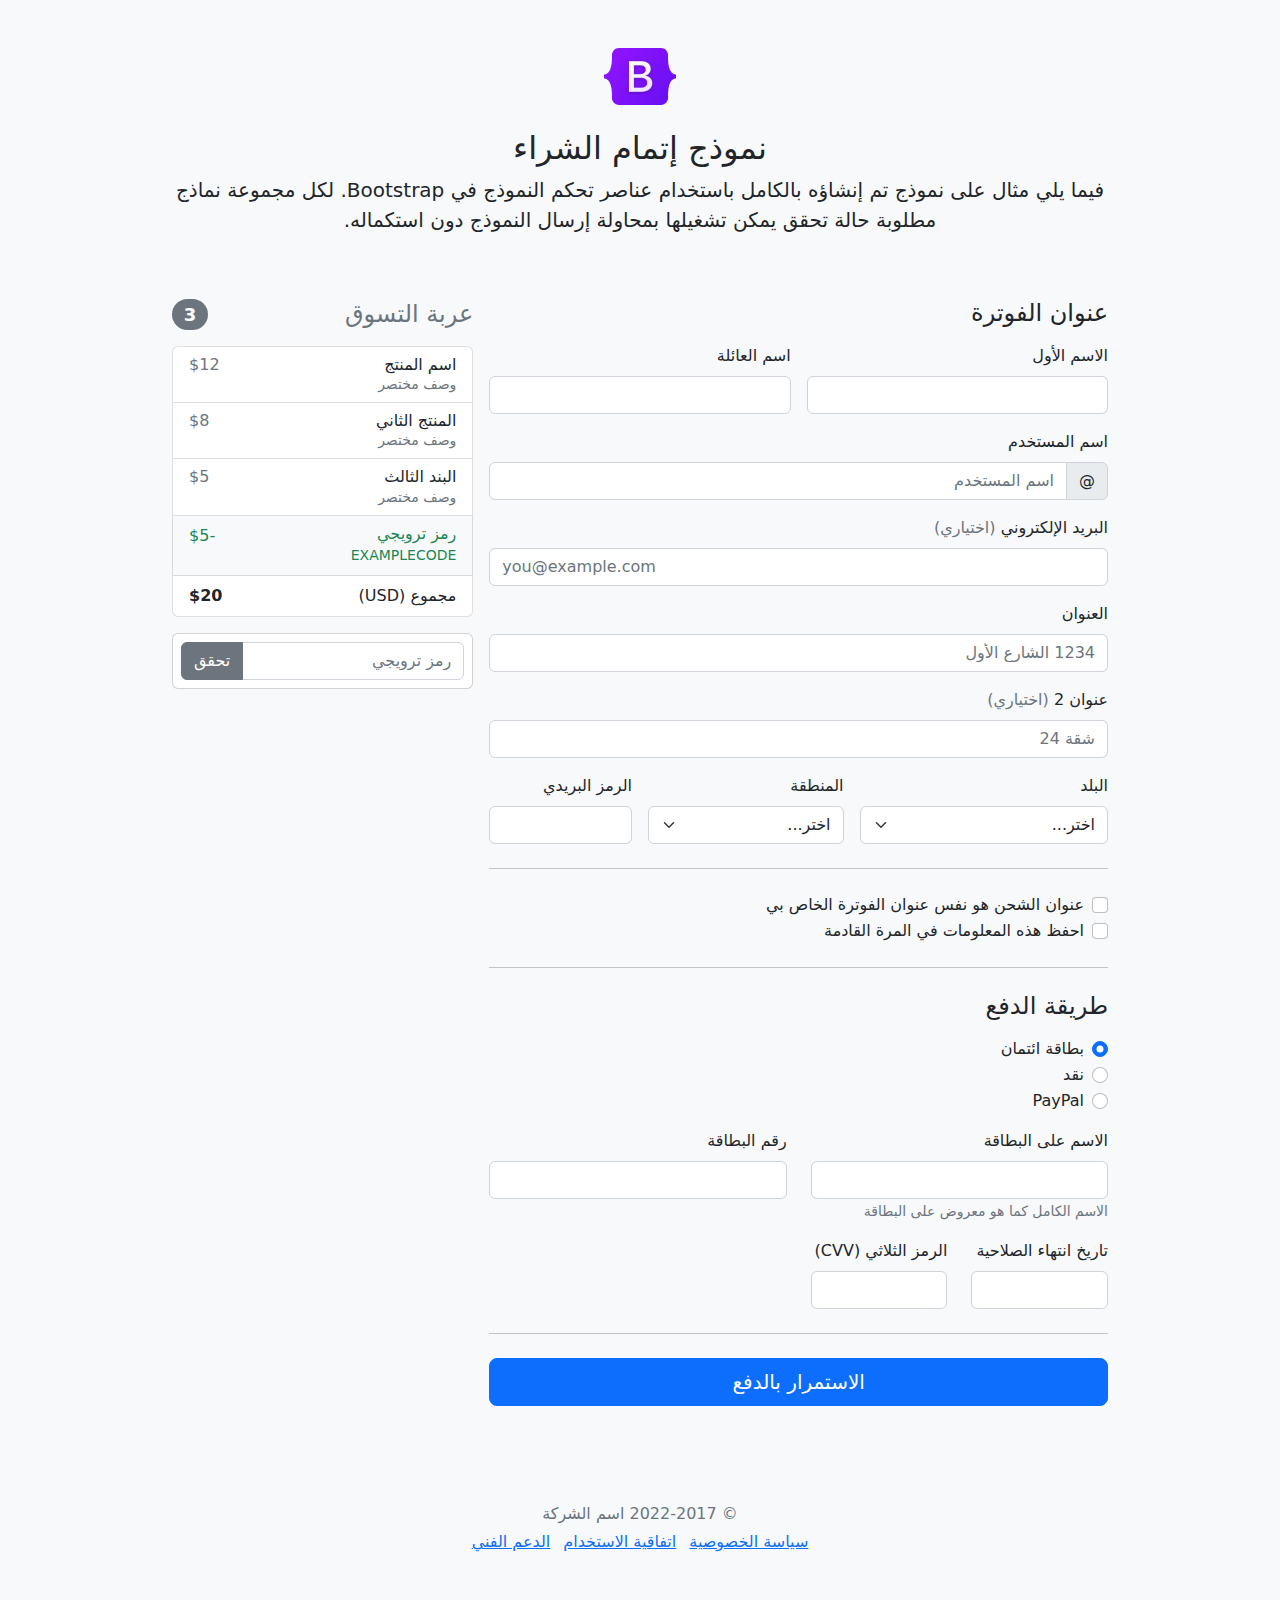
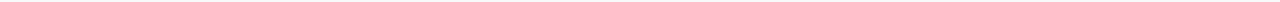
<file: bootstrap-5.2.3-examples/checkout-rtl/index.html>
<!doctype html>
<html lang="ar" dir="rtl">
  <head>
    <meta charset="utf-8">
    <meta name="viewport" content="width=device-width, initial-scale=1">
    <meta name="description" content="">
    <meta name="author" content="Mark Otto, Jacob Thornton, and Bootstrap contributors">
    <meta name="generator" content="Hugo 0.104.2">
    <title>مثال إتمام الشراء · Bootstrap v5.2</title>

    <link rel="canonical" href="https://getbootstrap.com/docs/5.2/examples/checkout-rtl/">

    

    

<link href="../assets/dist/css/bootstrap.rtl.min.css" rel="stylesheet">

    <style>
      .bd-placeholder-img {
        font-size: 1.125rem;
        text-anchor: middle;
        -webkit-user-select: none;
        -moz-user-select: none;
        user-select: none;
      }

      @media (min-width: 768px) {
        .bd-placeholder-img-lg {
          font-size: 3.5rem;
        }
      }

      .b-example-divider {
        height: 3rem;
        background-color: rgba(0, 0, 0, .1);
        border: solid rgba(0, 0, 0, .15);
        border-width: 1px 0;
        box-shadow: inset 0 .5em 1.5em rgba(0, 0, 0, .1), inset 0 .125em .5em rgba(0, 0, 0, .15);
      }

      .b-example-vr {
        flex-shrink: 0;
        width: 1.5rem;
        height: 100vh;
      }

      .bi {
        vertical-align: -.125em;
        fill: currentColor;
      }

      .nav-scroller {
        position: relative;
        z-index: 2;
        height: 2.75rem;
        overflow-y: hidden;
      }

      .nav-scroller .nav {
        display: flex;
        flex-wrap: nowrap;
        padding-bottom: 1rem;
        margin-top: -1px;
        overflow-x: auto;
        text-align: center;
        white-space: nowrap;
        -webkit-overflow-scrolling: touch;
      }
    </style>

    
    <!-- Custom styles for this template -->
    <link href="../checkout/form-validation.css" rel="stylesheet">
  </head>
  <body class="bg-light">
    
<div class="container">
  <main>
    <div class="py-5 text-center">
      <img class="d-block mx-auto mb-4" src="../assets/brand/bootstrap-logo.svg" alt="" width="72" height="57">
      <h2>نموذج إتمام الشراء</h2>
      <p class="lead">فيما يلي مثال على نموذج تم إنشاؤه بالكامل باستخدام عناصر تحكم النموذج في Bootstrap. لكل مجموعة نماذج مطلوبة حالة تحقق يمكن تشغيلها بمحاولة إرسال النموذج دون استكماله.</p>
    </div>

    <div class="row g-3">
      <div class="col-md-5 col-lg-4 order-md-last">
        <h4 class="d-flex justify-content-between align-items-center mb-3">
          <span class="text-muted">عربة التسوق</span>
          <span class="badge bg-secondary rounded-pill">3</span>
        </h4>
        <ul class="list-group mb-3">
          <li class="list-group-item d-flex justify-content-between lh-sm">
            <div>
              <h6 class="my-0">اسم المنتج</h6>
              <small class="text-muted">وصف مختصر</small>
            </div>
            <span class="text-muted">$12</span>
          </li>
          <li class="list-group-item d-flex justify-content-between lh-sm">
            <div>
              <h6 class="my-0">المنتج الثاني</h6>
              <small class="text-muted">وصف مختصر</small>
            </div>
            <span class="text-muted">$8</span>
          </li>
          <li class="list-group-item d-flex justify-content-between lh-sm">
            <div>
              <h6 class="my-0">البند الثالث</h6>
              <small class="text-muted">وصف مختصر</small>
            </div>
            <span class="text-muted">$5</span>
          </li>
          <li class="list-group-item d-flex justify-content-between bg-light">
            <div class="text-success">
              <h6 class="my-0">رمز ترويجي</h6>
              <small>EXAMPLECODE</small>
            </div>
            <span class="text-success">-$5</span>
          </li>
          <li class="list-group-item d-flex justify-content-between">
            <span>مجموع (USD)</span>
            <strong>$20</strong>
          </li>
        </ul>

        <form class="card p-2">
          <div class="input-group">
            <input type="text" class="form-control" placeholder="رمز ترويجي">
            <button type="submit" class="btn btn-secondary">تحقق</button>
          </div>
        </form>
      </div>
      <div class="col-md-7 col-lg-8">
        <h4 class="mb-3">عنوان الفوترة</h4>
        <form class="needs-validation" novalidate>
          <div class="row g-3">
            <div class="col-sm-6">
              <label for="firstName" class="form-label">الاسم الأول</label>
              <input type="text" class="form-control" id="firstName" placeholder="" value="" required>
              <div class="invalid-feedback">
                يرجى إدخال اسم أول صحيح.
              </div>
            </div>

            <div class="col-sm-6">
              <label for="lastName" class="form-label">اسم العائلة</label>
              <input type="text" class="form-control" id="lastName" placeholder="" value="" required>
              <div class="invalid-feedback">
                يرجى إدخال اسم عائلة صحيح.
              </div>
            </div>

            <div class="col-12">
              <label for="username" class="form-label">اسم المستخدم</label>
              <div class="input-group has-validation">
                <span class="input-group-text">@</span>
                <input type="text" class="form-control" id="username" placeholder="اسم المستخدم" required>
              <div class="invalid-feedback">
                اسم المستخدم الخاص بك مطلوب.
                </div>
              </div>
            </div>

            <div class="col-12">
              <label for="email" class="form-label">البريد الإلكتروني <span class="text-muted">(اختياري)</span></label>
              <input type="email" class="form-control" id="email" placeholder="you@example.com">
              <div class="invalid-feedback">
                يرجى إدخال عنوان بريد إلكتروني صحيح لتصلكم تحديثات الشحن.
              </div>
            </div>

            <div class="col-12">
              <label for="address" class="form-label">العنوان</label>
              <input type="text" class="form-control" id="address" placeholder="1234 الشارع الأول" required>
              <div class="invalid-feedback">
                يرجى إدخال عنوان الشحن الخاص بك.
              </div>
            </div>

            <div class="col-12">
              <label for="address2" class="form-label">عنوان 2 <span class="text-muted">(اختياري)</span></label>
              <input type="text" class="form-control" id="address2" placeholder="شقة 24">
            </div>

            <div class="col-md-5">
              <label for="country" class="form-label">البلد</label>
              <select class="form-select" id="country" required>
                <option value="">اختر...</option>
                <option>الولايات المتحدة الأمريكية</option>
              </select>
              <div class="invalid-feedback">
                يرجى اختيار بلد صحيح.
              </div>
            </div>

            <div class="col-md-4">
              <label for="state" class="form-label">المنطقة</label>
              <select class="form-select" id="state" required>
                <option value="">اختر...</option>
                <option>كاليفورنيا</option>
              </select>
              <div class="invalid-feedback">
                يرجى اختيار اسم منطقة صحيح.
              </div>
            </div>

            <div class="col-md-3">
              <label for="zip" class="form-label">الرمز البريدي</label>
              <input type="text" class="form-control" id="zip" placeholder="" required>
              <div class="invalid-feedback">
                الرمز البريدي مطلوب.
              </div>
            </div>
          </div>

          <hr class="my-4">

          <div class="form-check">
            <input type="checkbox" class="form-check-input" id="same-address">
            <label class="form-check-label" for="same-address">عنوان الشحن هو نفس عنوان الفوترة الخاص بي</label>
          </div>

          <div class="form-check">
            <input type="checkbox" class="form-check-input" id="save-info">
            <label class="form-check-label" for="save-info">احفظ هذه المعلومات في المرة القادمة</label>
          </div>

          <hr class="my-4">

          <h4 class="mb-3">طريقة الدفع</h4>

          <div class="my-3">
            <div class="form-check">
              <input id="credit" name="paymentMethod" type="radio" class="form-check-input" checked required>
              <label class="form-check-label" for="credit">بطاقة ائتمان</label>
            </div>
            <div class="form-check">
              <input id="cash" name="paymentMethod" type="radio" class="form-check-input" required>
              <label class="form-check-label" for="cash">نقد</label>
            </div>
            <div class="form-check">
              <input id="paypal" name="paymentMethod" type="radio" class="form-check-input" required>
              <label class="form-check-label" for="paypal">PayPal</label>
            </div>
          </div>

          <div class="row gy-3">
            <div class="col-md-6">
              <label for="cc-name" class="form-label">الاسم على البطاقة</label>
              <input type="text" class="form-control" id="cc-name" placeholder="" required>
              <small class="text-muted">الاسم الكامل كما هو معروض على البطاقة</small>
              <div class="invalid-feedback">
                الاسم على البطاقة مطلوب
              </div>
            </div>

            <div class="col-md-6">
              <label for="cc-number" class="form-label">رقم البطاقة</label>
              <input type="text" class="form-control" id="cc-number" placeholder="" required>
              <div class="invalid-feedback">
                رقم بطاقة الائتمان مطلوب
              </div>
            </div>

            <div class="col-md-3">
              <label for="cc-expiration" class="form-label">تاريخ انتهاء الصلاحية</label>
              <input type="text" class="form-control" id="cc-expiration" placeholder="" required>
              <div class="invalid-feedback">
                تاريخ انتهاء الصلاحية مطلوب
              </div>
            </div>

            <div class="col-md-3">
              <label for="cc-cvv" class="form-label">الرمز الثلاثي (CVV)</label>
              <input type="text" class="form-control" id="cc-cvv" placeholder="" required>
              <div class="invalid-feedback">
                رمز الحماية مطلوب
              </div>
            </div>
          </div>

          <hr class="my-4">

          <button class="w-100 btn btn-primary btn-lg" type="submit">الاستمرار بالدفع</button>
        </form>
      </div>
    </div>
  </main>
  <footer class="my-5 pt-5 text-muted text-center text-small">
    <p class="mb-1">&copy; 2022-2017 اسم الشركة</p>
    <ul class="list-inline">
      <li class="list-inline-item"><a href="#">سياسة الخصوصية</a></li>
      <li class="list-inline-item"><a href="#">اتفاقية الاستخدام</a></li>
      <li class="list-inline-item"><a href="#">الدعم الفني</a></li>
    </ul>
  </footer>
</div>


    <script src="../assets/dist/js/bootstrap.bundle.min.js"></script>

      <script src="../checkout/form-validation.js"></script>
  </body>
</html>
</file>
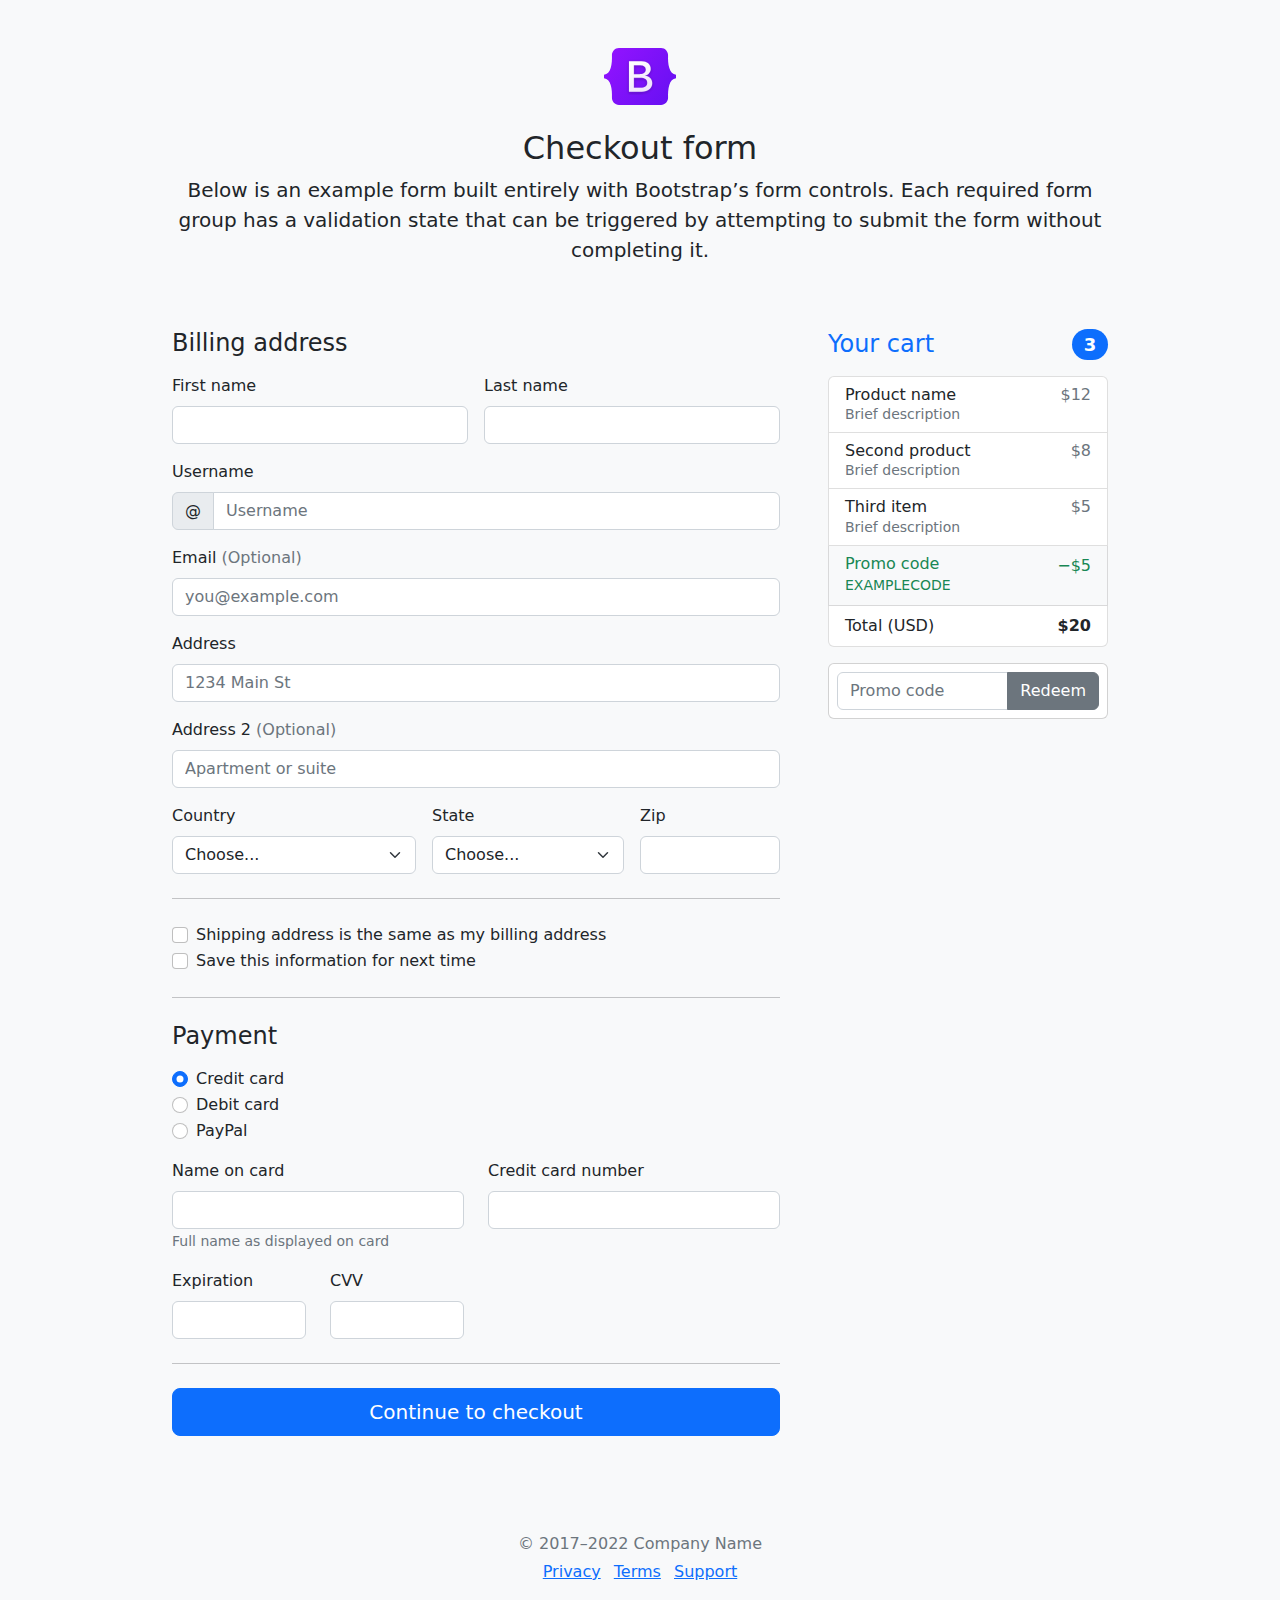
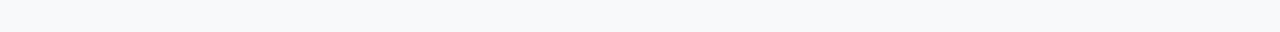
<file: bootstrap-5.2.3-examples/checkout/index.html>
<!doctype html>
<html lang="en">
  <head>
    <meta charset="utf-8">
    <meta name="viewport" content="width=device-width, initial-scale=1">
    <meta name="description" content="">
    <meta name="author" content="Mark Otto, Jacob Thornton, and Bootstrap contributors">
    <meta name="generator" content="Hugo 0.104.2">
    <title>Checkout example · Bootstrap v5.2</title>

    <link rel="canonical" href="https://getbootstrap.com/docs/5.2/examples/checkout/">

    

    

<link href="../assets/dist/css/bootstrap.min.css" rel="stylesheet">

    <style>
      .bd-placeholder-img {
        font-size: 1.125rem;
        text-anchor: middle;
        -webkit-user-select: none;
        -moz-user-select: none;
        user-select: none;
      }

      @media (min-width: 768px) {
        .bd-placeholder-img-lg {
          font-size: 3.5rem;
        }
      }

      .b-example-divider {
        height: 3rem;
        background-color: rgba(0, 0, 0, .1);
        border: solid rgba(0, 0, 0, .15);
        border-width: 1px 0;
        box-shadow: inset 0 .5em 1.5em rgba(0, 0, 0, .1), inset 0 .125em .5em rgba(0, 0, 0, .15);
      }

      .b-example-vr {
        flex-shrink: 0;
        width: 1.5rem;
        height: 100vh;
      }

      .bi {
        vertical-align: -.125em;
        fill: currentColor;
      }

      .nav-scroller {
        position: relative;
        z-index: 2;
        height: 2.75rem;
        overflow-y: hidden;
      }

      .nav-scroller .nav {
        display: flex;
        flex-wrap: nowrap;
        padding-bottom: 1rem;
        margin-top: -1px;
        overflow-x: auto;
        text-align: center;
        white-space: nowrap;
        -webkit-overflow-scrolling: touch;
      }
    </style>

    
    <!-- Custom styles for this template -->
    <link href="form-validation.css" rel="stylesheet">
  </head>
  <body class="bg-light">
    
<div class="container">
  <main>
    <div class="py-5 text-center">
      <img class="d-block mx-auto mb-4" src="../assets/brand/bootstrap-logo.svg" alt="" width="72" height="57">
      <h2>Checkout form</h2>
      <p class="lead">Below is an example form built entirely with Bootstrap’s form controls. Each required form group has a validation state that can be triggered by attempting to submit the form without completing it.</p>
    </div>

    <div class="row g-5">
      <div class="col-md-5 col-lg-4 order-md-last">
        <h4 class="d-flex justify-content-between align-items-center mb-3">
          <span class="text-primary">Your cart</span>
          <span class="badge bg-primary rounded-pill">3</span>
        </h4>
        <ul class="list-group mb-3">
          <li class="list-group-item d-flex justify-content-between lh-sm">
            <div>
              <h6 class="my-0">Product name</h6>
              <small class="text-muted">Brief description</small>
            </div>
            <span class="text-muted">$12</span>
          </li>
          <li class="list-group-item d-flex justify-content-between lh-sm">
            <div>
              <h6 class="my-0">Second product</h6>
              <small class="text-muted">Brief description</small>
            </div>
            <span class="text-muted">$8</span>
          </li>
          <li class="list-group-item d-flex justify-content-between lh-sm">
            <div>
              <h6 class="my-0">Third item</h6>
              <small class="text-muted">Brief description</small>
            </div>
            <span class="text-muted">$5</span>
          </li>
          <li class="list-group-item d-flex justify-content-between bg-light">
            <div class="text-success">
              <h6 class="my-0">Promo code</h6>
              <small>EXAMPLECODE</small>
            </div>
            <span class="text-success">−$5</span>
          </li>
          <li class="list-group-item d-flex justify-content-between">
            <span>Total (USD)</span>
            <strong>$20</strong>
          </li>
        </ul>

        <form class="card p-2">
          <div class="input-group">
            <input type="text" class="form-control" placeholder="Promo code">
            <button type="submit" class="btn btn-secondary">Redeem</button>
          </div>
        </form>
      </div>
      <div class="col-md-7 col-lg-8">
        <h4 class="mb-3">Billing address</h4>
        <form class="needs-validation" novalidate>
          <div class="row g-3">
            <div class="col-sm-6">
              <label for="firstName" class="form-label">First name</label>
              <input type="text" class="form-control" id="firstName" placeholder="" value="" required>
              <div class="invalid-feedback">
                Valid first name is required.
              </div>
            </div>

            <div class="col-sm-6">
              <label for="lastName" class="form-label">Last name</label>
              <input type="text" class="form-control" id="lastName" placeholder="" value="" required>
              <div class="invalid-feedback">
                Valid last name is required.
              </div>
            </div>

            <div class="col-12">
              <label for="username" class="form-label">Username</label>
              <div class="input-group has-validation">
                <span class="input-group-text">@</span>
                <input type="text" class="form-control" id="username" placeholder="Username" required>
              <div class="invalid-feedback">
                  Your username is required.
                </div>
              </div>
            </div>

            <div class="col-12">
              <label for="email" class="form-label">Email <span class="text-muted">(Optional)</span></label>
              <input type="email" class="form-control" id="email" placeholder="you@example.com">
              <div class="invalid-feedback">
                Please enter a valid email address for shipping updates.
              </div>
            </div>

            <div class="col-12">
              <label for="address" class="form-label">Address</label>
              <input type="text" class="form-control" id="address" placeholder="1234 Main St" required>
              <div class="invalid-feedback">
                Please enter your shipping address.
              </div>
            </div>

            <div class="col-12">
              <label for="address2" class="form-label">Address 2 <span class="text-muted">(Optional)</span></label>
              <input type="text" class="form-control" id="address2" placeholder="Apartment or suite">
            </div>

            <div class="col-md-5">
              <label for="country" class="form-label">Country</label>
              <select class="form-select" id="country" required>
                <option value="">Choose...</option>
                <option>United States</option>
              </select>
              <div class="invalid-feedback">
                Please select a valid country.
              </div>
            </div>

            <div class="col-md-4">
              <label for="state" class="form-label">State</label>
              <select class="form-select" id="state" required>
                <option value="">Choose...</option>
                <option>California</option>
              </select>
              <div class="invalid-feedback">
                Please provide a valid state.
              </div>
            </div>

            <div class="col-md-3">
              <label for="zip" class="form-label">Zip</label>
              <input type="text" class="form-control" id="zip" placeholder="" required>
              <div class="invalid-feedback">
                Zip code required.
              </div>
            </div>
          </div>

          <hr class="my-4">

          <div class="form-check">
            <input type="checkbox" class="form-check-input" id="same-address">
            <label class="form-check-label" for="same-address">Shipping address is the same as my billing address</label>
          </div>

          <div class="form-check">
            <input type="checkbox" class="form-check-input" id="save-info">
            <label class="form-check-label" for="save-info">Save this information for next time</label>
          </div>

          <hr class="my-4">

          <h4 class="mb-3">Payment</h4>

          <div class="my-3">
            <div class="form-check">
              <input id="credit" name="paymentMethod" type="radio" class="form-check-input" checked required>
              <label class="form-check-label" for="credit">Credit card</label>
            </div>
            <div class="form-check">
              <input id="debit" name="paymentMethod" type="radio" class="form-check-input" required>
              <label class="form-check-label" for="debit">Debit card</label>
            </div>
            <div class="form-check">
              <input id="paypal" name="paymentMethod" type="radio" class="form-check-input" required>
              <label class="form-check-label" for="paypal">PayPal</label>
            </div>
          </div>

          <div class="row gy-3">
            <div class="col-md-6">
              <label for="cc-name" class="form-label">Name on card</label>
              <input type="text" class="form-control" id="cc-name" placeholder="" required>
              <small class="text-muted">Full name as displayed on card</small>
              <div class="invalid-feedback">
                Name on card is required
              </div>
            </div>

            <div class="col-md-6">
              <label for="cc-number" class="form-label">Credit card number</label>
              <input type="text" class="form-control" id="cc-number" placeholder="" required>
              <div class="invalid-feedback">
                Credit card number is required
              </div>
            </div>

            <div class="col-md-3">
              <label for="cc-expiration" class="form-label">Expiration</label>
              <input type="text" class="form-control" id="cc-expiration" placeholder="" required>
              <div class="invalid-feedback">
                Expiration date required
              </div>
            </div>

            <div class="col-md-3">
              <label for="cc-cvv" class="form-label">CVV</label>
              <input type="text" class="form-control" id="cc-cvv" placeholder="" required>
              <div class="invalid-feedback">
                Security code required
              </div>
            </div>
          </div>

          <hr class="my-4">

          <button class="w-100 btn btn-primary btn-lg" type="submit">Continue to checkout</button>
        </form>
      </div>
    </div>
  </main>

  <footer class="my-5 pt-5 text-muted text-center text-small">
    <p class="mb-1">&copy; 2017–2022 Company Name</p>
    <ul class="list-inline">
      <li class="list-inline-item"><a href="#">Privacy</a></li>
      <li class="list-inline-item"><a href="#">Terms</a></li>
      <li class="list-inline-item"><a href="#">Support</a></li>
    </ul>
  </footer>
</div>


    <script src="../assets/dist/js/bootstrap.bundle.min.js"></script>

      <script src="form-validation.js"></script>
  </body>
</html>
</file>
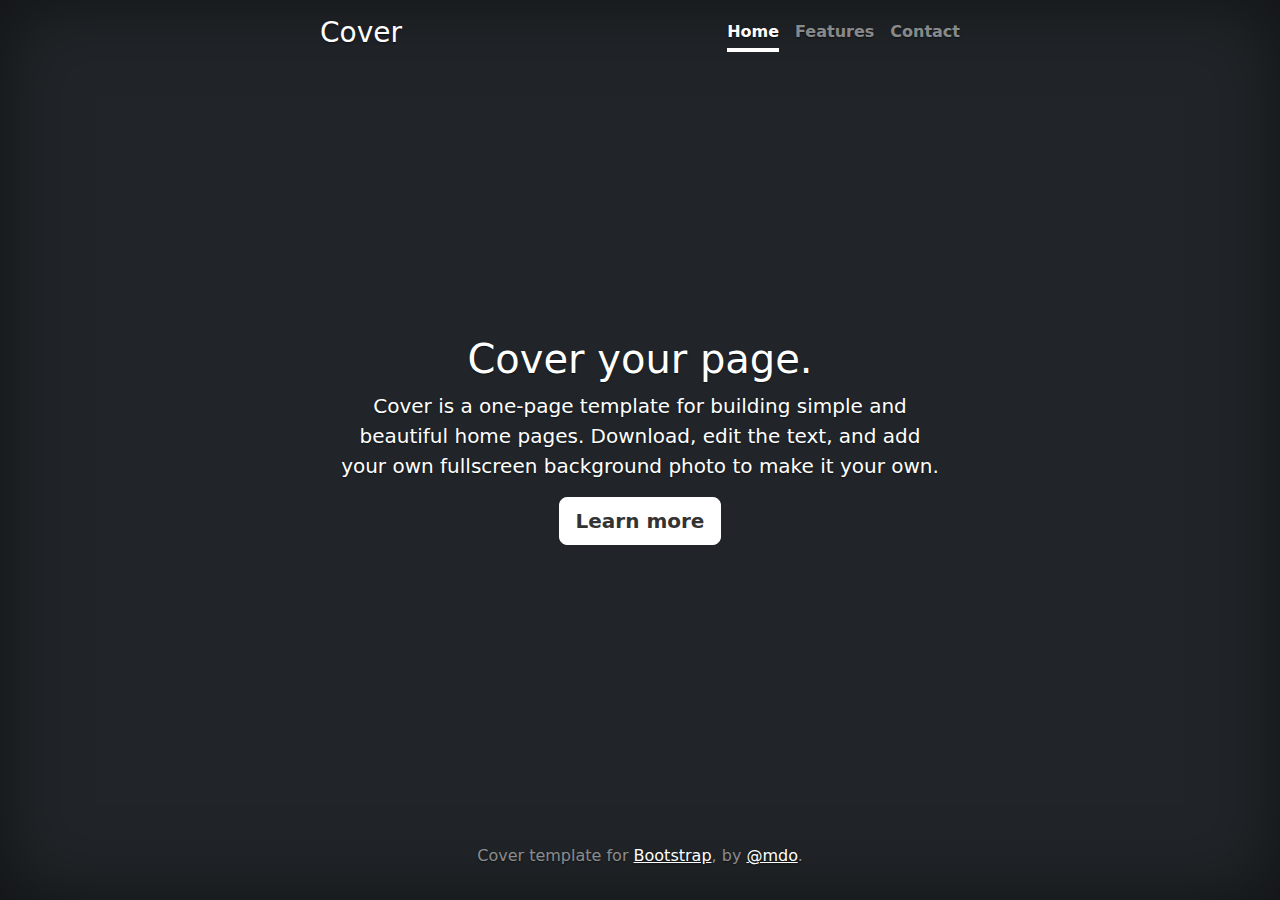
<file: bootstrap-5.2.3-examples/cover/index.html>
<!doctype html>
<html lang="en" class="h-100">
  <head>
    <meta charset="utf-8">
    <meta name="viewport" content="width=device-width, initial-scale=1">
    <meta name="description" content="">
    <meta name="author" content="Mark Otto, Jacob Thornton, and Bootstrap contributors">
    <meta name="generator" content="Hugo 0.104.2">
    <title>Cover Template · Bootstrap v5.2</title>

    <link rel="canonical" href="https://getbootstrap.com/docs/5.2/examples/cover/">

    

    

<link href="../assets/dist/css/bootstrap.min.css" rel="stylesheet">

    <style>
      .bd-placeholder-img {
        font-size: 1.125rem;
        text-anchor: middle;
        -webkit-user-select: none;
        -moz-user-select: none;
        user-select: none;
      }

      @media (min-width: 768px) {
        .bd-placeholder-img-lg {
          font-size: 3.5rem;
        }
      }

      .b-example-divider {
        height: 3rem;
        background-color: rgba(0, 0, 0, .1);
        border: solid rgba(0, 0, 0, .15);
        border-width: 1px 0;
        box-shadow: inset 0 .5em 1.5em rgba(0, 0, 0, .1), inset 0 .125em .5em rgba(0, 0, 0, .15);
      }

      .b-example-vr {
        flex-shrink: 0;
        width: 1.5rem;
        height: 100vh;
      }

      .bi {
        vertical-align: -.125em;
        fill: currentColor;
      }

      .nav-scroller {
        position: relative;
        z-index: 2;
        height: 2.75rem;
        overflow-y: hidden;
      }

      .nav-scroller .nav {
        display: flex;
        flex-wrap: nowrap;
        padding-bottom: 1rem;
        margin-top: -1px;
        overflow-x: auto;
        text-align: center;
        white-space: nowrap;
        -webkit-overflow-scrolling: touch;
      }
    </style>

    
    <!-- Custom styles for this template -->
    <link href="cover.css" rel="stylesheet">
  </head>
  <body class="d-flex h-100 text-center text-bg-dark">
    
<div class="cover-container d-flex w-100 h-100 p-3 mx-auto flex-column">
  <header class="mb-auto">
    <div>
      <h3 class="float-md-start mb-0">Cover</h3>
      <nav class="nav nav-masthead justify-content-center float-md-end">
        <a class="nav-link fw-bold py-1 px-0 active" aria-current="page" href="#">Home</a>
        <a class="nav-link fw-bold py-1 px-0" href="#">Features</a>
        <a class="nav-link fw-bold py-1 px-0" href="#">Contact</a>
      </nav>
    </div>
  </header>

  <main class="px-3">
    <h1>Cover your page.</h1>
    <p class="lead">Cover is a one-page template for building simple and beautiful home pages. Download, edit the text, and add your own fullscreen background photo to make it your own.</p>
    <p class="lead">
      <a href="#" class="btn btn-lg btn-secondary fw-bold border-white bg-white">Learn more</a>
    </p>
  </main>

  <footer class="mt-auto text-white-50">
    <p>Cover template for <a href="https://getbootstrap.com/" class="text-white">Bootstrap</a>, by <a href="https://twitter.com/mdo" class="text-white">@mdo</a>.</p>
  </footer>
</div>


    
  </body>
</html>
</file>
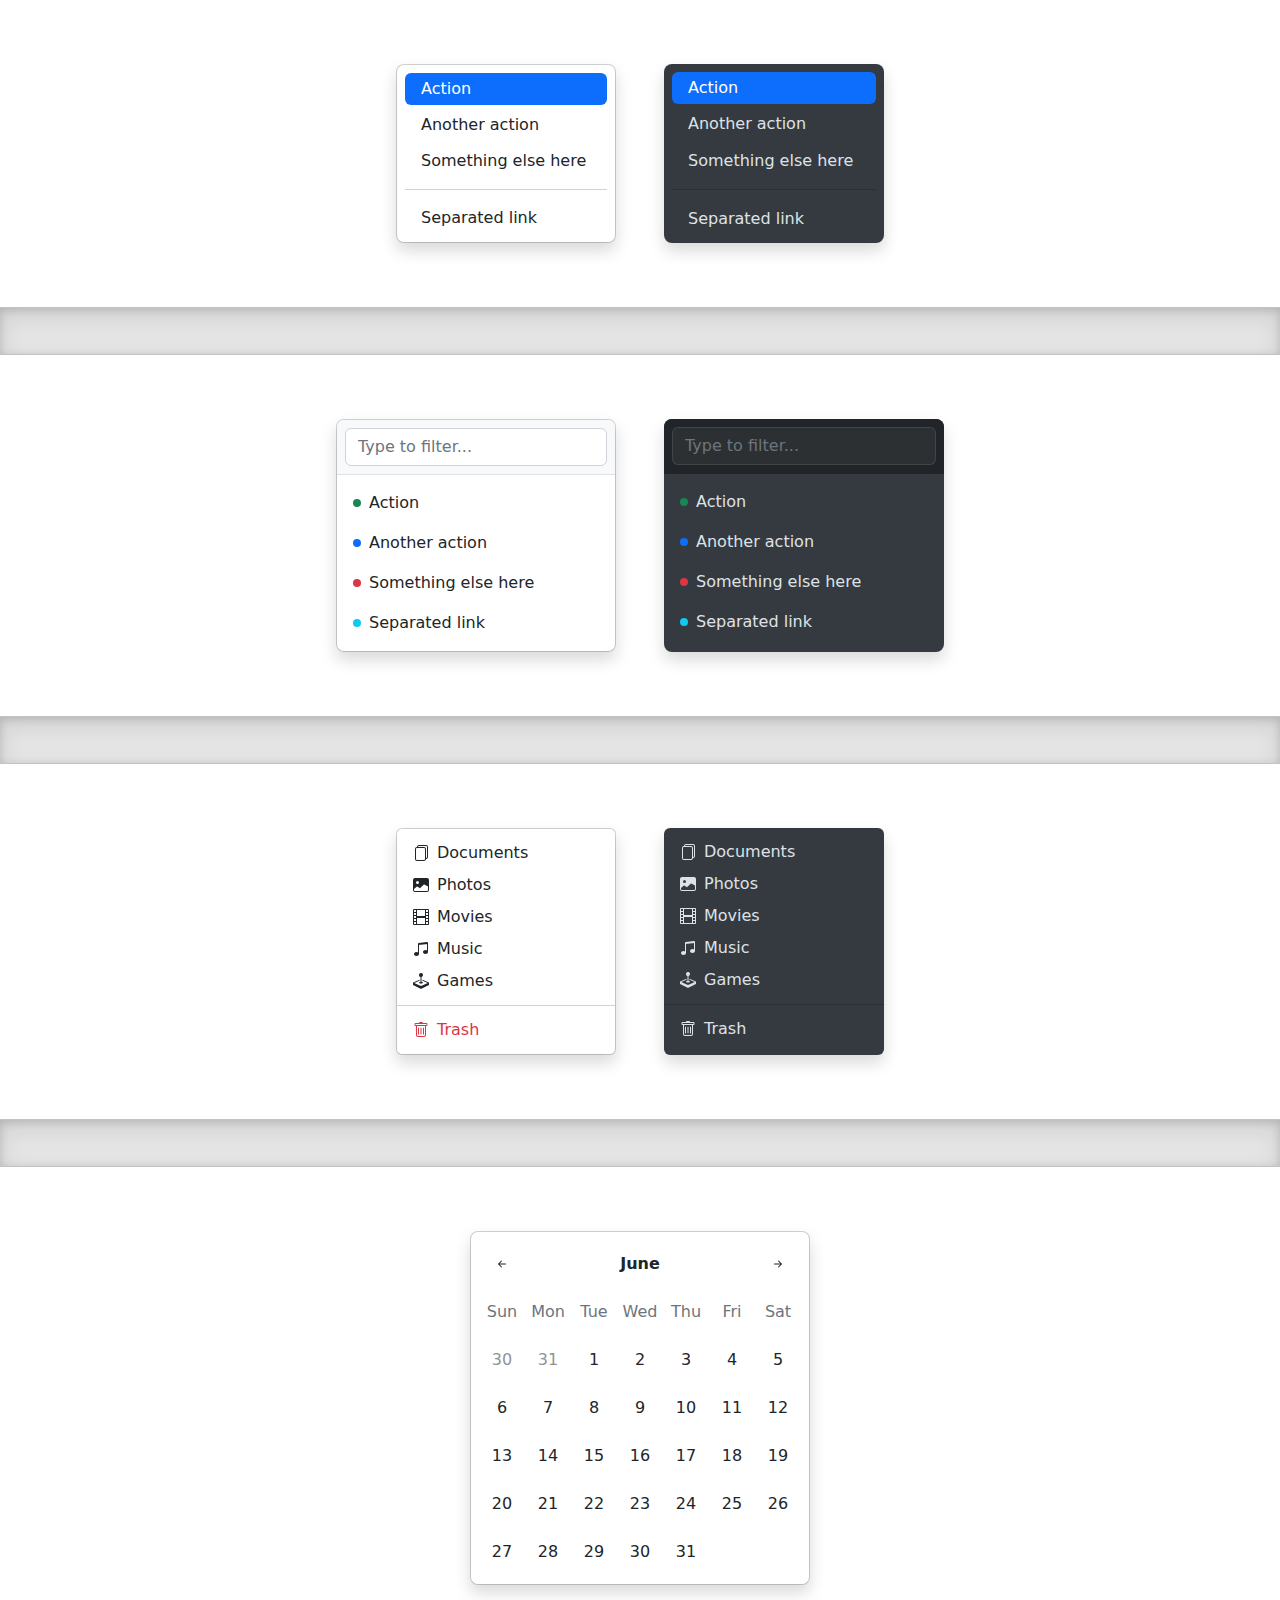
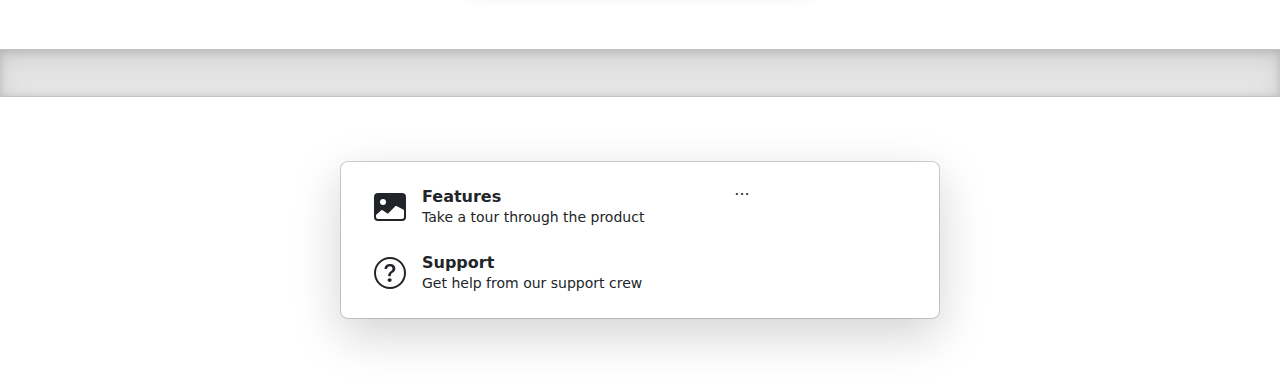
<file: bootstrap-5.2.3-examples/dropdowns/index.html>
<!doctype html>
<html lang="en">
  <head>
    <meta charset="utf-8">
    <meta name="viewport" content="width=device-width, initial-scale=1">
    <meta name="description" content="">
    <meta name="author" content="Mark Otto, Jacob Thornton, and Bootstrap contributors">
    <meta name="generator" content="Hugo 0.104.2">
    <title>Dropdowns · Bootstrap v5.2</title>

    <link rel="canonical" href="https://getbootstrap.com/docs/5.2/examples/dropdowns/">

    

    

<link href="../assets/dist/css/bootstrap.min.css" rel="stylesheet">

    <style>
      .bd-placeholder-img {
        font-size: 1.125rem;
        text-anchor: middle;
        -webkit-user-select: none;
        -moz-user-select: none;
        user-select: none;
      }

      @media (min-width: 768px) {
        .bd-placeholder-img-lg {
          font-size: 3.5rem;
        }
      }

      .b-example-divider {
        height: 3rem;
        background-color: rgba(0, 0, 0, .1);
        border: solid rgba(0, 0, 0, .15);
        border-width: 1px 0;
        box-shadow: inset 0 .5em 1.5em rgba(0, 0, 0, .1), inset 0 .125em .5em rgba(0, 0, 0, .15);
      }

      .b-example-vr {
        flex-shrink: 0;
        width: 1.5rem;
        height: 100vh;
      }

      .bi {
        vertical-align: -.125em;
        fill: currentColor;
      }

      .nav-scroller {
        position: relative;
        z-index: 2;
        height: 2.75rem;
        overflow-y: hidden;
      }

      .nav-scroller .nav {
        display: flex;
        flex-wrap: nowrap;
        padding-bottom: 1rem;
        margin-top: -1px;
        overflow-x: auto;
        text-align: center;
        white-space: nowrap;
        -webkit-overflow-scrolling: touch;
      }
    </style>

    
    <!-- Custom styles for this template -->
    <link href="dropdowns.css" rel="stylesheet">
  </head>
  <body>
    
<svg xmlns="http://www.w3.org/2000/svg" style="display: none;">
  <symbol id="bootstrap" viewBox="0 0 118 94">
    <title>Bootstrap</title>
    <path fill-rule="evenodd" clip-rule="evenodd" d="M24.509 0c-6.733 0-11.715 5.893-11.492 12.284.214 6.14-.064 14.092-2.066 20.577C8.943 39.365 5.547 43.485 0 44.014v5.972c5.547.529 8.943 4.649 10.951 11.153 2.002 6.485 2.28 14.437 2.066 20.577C12.794 88.106 17.776 94 24.51 94H93.5c6.733 0 11.714-5.893 11.491-12.284-.214-6.14.064-14.092 2.066-20.577 2.009-6.504 5.396-10.624 10.943-11.153v-5.972c-5.547-.529-8.934-4.649-10.943-11.153-2.002-6.484-2.28-14.437-2.066-20.577C105.214 5.894 100.233 0 93.5 0H24.508zM80 57.863C80 66.663 73.436 72 62.543 72H44a2 2 0 01-2-2V24a2 2 0 012-2h18.437c9.083 0 15.044 4.92 15.044 12.474 0 5.302-4.01 10.049-9.119 10.88v.277C75.317 46.394 80 51.21 80 57.863zM60.521 28.34H49.948v14.934h8.905c6.884 0 10.68-2.772 10.68-7.727 0-4.643-3.264-7.207-9.012-7.207zM49.948 49.2v16.458H60.91c7.167 0 10.964-2.876 10.964-8.281 0-5.406-3.903-8.178-11.425-8.178H49.948z"></path>
  </symbol>

  <symbol id="exclamation-triangle-fill" viewBox="0 0 16 16">
    <path d="M8.982 1.566a1.13 1.13 0 0 0-1.96 0L.165 13.233c-.457.778.091 1.767.98 1.767h13.713c.889 0 1.438-.99.98-1.767L8.982 1.566zM8 5c.535 0 .954.462.9.995l-.35 3.507a.552.552 0 0 1-1.1 0L7.1 5.995A.905.905 0 0 1 8 5zm.002 6a1 1 0 1 1 0 2 1 1 0 0 1 0-2z"/>
  </symbol>

  <symbol id="check2" viewBox="0 0 16 16">
    <path d="M13.854 3.646a.5.5 0 0 1 0 .708l-7 7a.5.5 0 0 1-.708 0l-3.5-3.5a.5.5 0 1 1 .708-.708L6.5 10.293l6.646-6.647a.5.5 0 0 1 .708 0z"/>
  </symbol>

  <symbol id="check2-circle" viewBox="0 0 16 16">
    <path d="M2.5 8a5.5 5.5 0 0 1 8.25-4.764.5.5 0 0 0 .5-.866A6.5 6.5 0 1 0 14.5 8a.5.5 0 0 0-1 0 5.5 5.5 0 1 1-11 0z"/>
    <path d="M15.354 3.354a.5.5 0 0 0-.708-.708L8 9.293 5.354 6.646a.5.5 0 1 0-.708.708l3 3a.5.5 0 0 0 .708 0l7-7z"/>
  </symbol>

  <symbol id="bookmark-star" viewBox="0 0 16 16">
    <path d="M7.84 4.1a.178.178 0 0 1 .32 0l.634 1.285a.178.178 0 0 0 .134.098l1.42.206c.145.021.204.2.098.303L9.42 6.993a.178.178 0 0 0-.051.158l.242 1.414a.178.178 0 0 1-.258.187l-1.27-.668a.178.178 0 0 0-.165 0l-1.27.668a.178.178 0 0 1-.257-.187l.242-1.414a.178.178 0 0 0-.05-.158l-1.03-1.001a.178.178 0 0 1 .098-.303l1.42-.206a.178.178 0 0 0 .134-.098L7.84 4.1z"/>
    <path d="M2 2a2 2 0 0 1 2-2h8a2 2 0 0 1 2 2v13.5a.5.5 0 0 1-.777.416L8 13.101l-5.223 2.815A.5.5 0 0 1 2 15.5V2zm2-1a1 1 0 0 0-1 1v12.566l4.723-2.482a.5.5 0 0 1 .554 0L13 14.566V2a1 1 0 0 0-1-1H4z"/>
  </symbol>

  <symbol id="grid-fill" viewBox="0 0 16 16">
    <path d="M1 2.5A1.5 1.5 0 0 1 2.5 1h3A1.5 1.5 0 0 1 7 2.5v3A1.5 1.5 0 0 1 5.5 7h-3A1.5 1.5 0 0 1 1 5.5v-3zm8 0A1.5 1.5 0 0 1 10.5 1h3A1.5 1.5 0 0 1 15 2.5v3A1.5 1.5 0 0 1 13.5 7h-3A1.5 1.5 0 0 1 9 5.5v-3zm-8 8A1.5 1.5 0 0 1 2.5 9h3A1.5 1.5 0 0 1 7 10.5v3A1.5 1.5 0 0 1 5.5 15h-3A1.5 1.5 0 0 1 1 13.5v-3zm8 0A1.5 1.5 0 0 1 10.5 9h3a1.5 1.5 0 0 1 1.5 1.5v3a1.5 1.5 0 0 1-1.5 1.5h-3A1.5 1.5 0 0 1 9 13.5v-3z"/>
  </symbol>

  <symbol id="stars" viewBox="0 0 16 16">
    <path d="M7.657 6.247c.11-.33.576-.33.686 0l.645 1.937a2.89 2.89 0 0 0 1.829 1.828l1.936.645c.33.11.33.576 0 .686l-1.937.645a2.89 2.89 0 0 0-1.828 1.829l-.645 1.936a.361.361 0 0 1-.686 0l-.645-1.937a2.89 2.89 0 0 0-1.828-1.828l-1.937-.645a.361.361 0 0 1 0-.686l1.937-.645a2.89 2.89 0 0 0 1.828-1.828l.645-1.937zM3.794 1.148a.217.217 0 0 1 .412 0l.387 1.162c.173.518.579.924 1.097 1.097l1.162.387a.217.217 0 0 1 0 .412l-1.162.387A1.734 1.734 0 0 0 4.593 5.69l-.387 1.162a.217.217 0 0 1-.412 0L3.407 5.69A1.734 1.734 0 0 0 2.31 4.593l-1.162-.387a.217.217 0 0 1 0-.412l1.162-.387A1.734 1.734 0 0 0 3.407 2.31l.387-1.162zM10.863.099a.145.145 0 0 1 .274 0l.258.774c.115.346.386.617.732.732l.774.258a.145.145 0 0 1 0 .274l-.774.258a1.156 1.156 0 0 0-.732.732l-.258.774a.145.145 0 0 1-.274 0l-.258-.774a1.156 1.156 0 0 0-.732-.732L9.1 2.137a.145.145 0 0 1 0-.274l.774-.258c.346-.115.617-.386.732-.732L10.863.1z"/>
  </symbol>

  <symbol id="film" viewBox="0 0 16 16">
    <path d="M0 1a1 1 0 0 1 1-1h14a1 1 0 0 1 1 1v14a1 1 0 0 1-1 1H1a1 1 0 0 1-1-1V1zm4 0v6h8V1H4zm8 8H4v6h8V9zM1 1v2h2V1H1zm2 3H1v2h2V4zM1 7v2h2V7H1zm2 3H1v2h2v-2zm-2 3v2h2v-2H1zM15 1h-2v2h2V1zm-2 3v2h2V4h-2zm2 3h-2v2h2V7zm-2 3v2h2v-2h-2zm2 3h-2v2h2v-2z"/>
  </symbol>

  <symbol id="joystick" viewBox="0 0 16 16">
    <path d="M10 2a2 2 0 0 1-1.5 1.937v5.087c.863.083 1.5.377 1.5.726 0 .414-.895.75-2 .75s-2-.336-2-.75c0-.35.637-.643 1.5-.726V3.937A2 2 0 1 1 10 2z"/>
    <path d="M0 9.665v1.717a1 1 0 0 0 .553.894l6.553 3.277a2 2 0 0 0 1.788 0l6.553-3.277a1 1 0 0 0 .553-.894V9.665c0-.1-.06-.19-.152-.23L9.5 6.715v.993l5.227 2.178a.125.125 0 0 1 .001.23l-5.94 2.546a2 2 0 0 1-1.576 0l-5.94-2.546a.125.125 0 0 1 .001-.23L6.5 7.708l-.013-.988L.152 9.435a.25.25 0 0 0-.152.23z"/>
  </symbol>

  <symbol id="music-note-beamed" viewBox="0 0 16 16">
    <path d="M6 13c0 1.105-1.12 2-2.5 2S1 14.105 1 13c0-1.104 1.12-2 2.5-2s2.5.896 2.5 2zm9-2c0 1.105-1.12 2-2.5 2s-2.5-.895-2.5-2 1.12-2 2.5-2 2.5.895 2.5 2z"/>
    <path fill-rule="evenodd" d="M14 11V2h1v9h-1zM6 3v10H5V3h1z"/>
    <path d="M5 2.905a1 1 0 0 1 .9-.995l8-.8a1 1 0 0 1 1.1.995V3L5 4V2.905z"/>
  </symbol>

  <symbol id="files" viewBox="0 0 16 16">
    <path d="M13 0H6a2 2 0 0 0-2 2 2 2 0 0 0-2 2v10a2 2 0 0 0 2 2h7a2 2 0 0 0 2-2 2 2 0 0 0 2-2V2a2 2 0 0 0-2-2zm0 13V4a2 2 0 0 0-2-2H5a1 1 0 0 1 1-1h7a1 1 0 0 1 1 1v10a1 1 0 0 1-1 1zM3 4a1 1 0 0 1 1-1h7a1 1 0 0 1 1 1v10a1 1 0 0 1-1 1H4a1 1 0 0 1-1-1V4z"/>
  </symbol>

  <symbol id="image-fill" viewBox="0 0 16 16">
    <path d="M.002 3a2 2 0 0 1 2-2h12a2 2 0 0 1 2 2v10a2 2 0 0 1-2 2h-12a2 2 0 0 1-2-2V3zm1 9v1a1 1 0 0 0 1 1h12a1 1 0 0 0 1-1V9.5l-3.777-1.947a.5.5 0 0 0-.577.093l-3.71 3.71-2.66-1.772a.5.5 0 0 0-.63.062L1.002 12zm5-6.5a1.5 1.5 0 1 0-3 0 1.5 1.5 0 0 0 3 0z"/>
  </symbol>

  <symbol id="trash" viewBox="0 0 16 16">
    <path d="M5.5 5.5A.5.5 0 0 1 6 6v6a.5.5 0 0 1-1 0V6a.5.5 0 0 1 .5-.5zm2.5 0a.5.5 0 0 1 .5.5v6a.5.5 0 0 1-1 0V6a.5.5 0 0 1 .5-.5zm3 .5a.5.5 0 0 0-1 0v6a.5.5 0 0 0 1 0V6z"/>
    <path fill-rule="evenodd" d="M14.5 3a1 1 0 0 1-1 1H13v9a2 2 0 0 1-2 2H5a2 2 0 0 1-2-2V4h-.5a1 1 0 0 1-1-1V2a1 1 0 0 1 1-1H6a1 1 0 0 1 1-1h2a1 1 0 0 1 1 1h3.5a1 1 0 0 1 1 1v1zM4.118 4 4 4.059V13a1 1 0 0 0 1 1h6a1 1 0 0 0 1-1V4.059L11.882 4H4.118zM2.5 3V2h11v1h-11z"/>
  </symbol>

  <symbol id="question-circle" viewBox="0 0 16 16">
    <path d="M8 15A7 7 0 1 1 8 1a7 7 0 0 1 0 14zm0 1A8 8 0 1 0 8 0a8 8 0 0 0 0 16z"/>
    <path d="M5.255 5.786a.237.237 0 0 0 .241.247h.825c.138 0 .248-.113.266-.25.09-.656.54-1.134 1.342-1.134.686 0 1.314.343 1.314 1.168 0 .635-.374.927-.965 1.371-.673.489-1.206 1.06-1.168 1.987l.003.217a.25.25 0 0 0 .25.246h.811a.25.25 0 0 0 .25-.25v-.105c0-.718.273-.927 1.01-1.486.609-.463 1.244-.977 1.244-2.056 0-1.511-1.276-2.241-2.673-2.241-1.267 0-2.655.59-2.75 2.286zm1.557 5.763c0 .533.425.927 1.01.927.609 0 1.028-.394 1.028-.927 0-.552-.42-.94-1.029-.94-.584 0-1.009.388-1.009.94z"/>
  </symbol>

  <symbol id="arrow-left-short" viewBox="0 0 16 16">
    <path fill-rule="evenodd" d="M12 8a.5.5 0 0 1-.5.5H5.707l2.147 2.146a.5.5 0 0 1-.708.708l-3-3a.5.5 0 0 1 0-.708l3-3a.5.5 0 1 1 .708.708L5.707 7.5H11.5a.5.5 0 0 1 .5.5z"/>
  </symbol>

  <symbol id="arrow-right-short" viewBox="0 0 16 16">
    <path fill-rule="evenodd" d="M4 8a.5.5 0 0 1 .5-.5h5.793L8.146 5.354a.5.5 0 1 1 .708-.708l3 3a.5.5 0 0 1 0 .708l-3 3a.5.5 0 0 1-.708-.708L10.293 8.5H4.5A.5.5 0 0 1 4 8z"/>
  </symbol>
</svg>

<div class="d-flex gap-5 justify-content-center">
  <ul class="dropdown-menu position-static d-grid gap-1 p-2 rounded-3 mx-0 shadow w-220px">
    <li><a class="dropdown-item rounded-2 active" href="#">Action</a></li>
    <li><a class="dropdown-item rounded-2" href="#">Another action</a></li>
    <li><a class="dropdown-item rounded-2" href="#">Something else here</a></li>
    <li><hr class="dropdown-divider"></li>
    <li><a class="dropdown-item rounded-2" href="#">Separated link</a></li>
  </ul>
  <ul class="dropdown-menu dropdown-menu-dark position-static d-grid gap-1 p-2 rounded-3 mx-0 border-0 shadow w-220px">
    <li><a class="dropdown-item rounded-2 active" href="#">Action</a></li>
    <li><a class="dropdown-item rounded-2" href="#">Another action</a></li>
    <li><a class="dropdown-item rounded-2" href="#">Something else here</a></li>
    <li><hr class="dropdown-divider"></li>
    <li><a class="dropdown-item rounded-2" href="#">Separated link</a></li>
  </ul>
</div>

<div class="b-example-divider"></div>

<div class="d-flex gap-5 justify-content-center">
  <div class="dropdown-menu d-block position-static pt-0 mx-0 rounded-3 shadow overflow-hidden w-280px">
    <form class="p-2 mb-2 bg-light border-bottom">
      <input type="search" class="form-control" autocomplete="false" placeholder="Type to filter...">
    </form>
    <ul class="list-unstyled mb-0">
      <li><a class="dropdown-item d-flex align-items-center gap-2 py-2" href="#">
        <span class="d-inline-block bg-success rounded-circle p-1"></span>
        Action
      </a></li>
      <li><a class="dropdown-item d-flex align-items-center gap-2 py-2" href="#">
        <span class="d-inline-block bg-primary rounded-circle p-1"></span>
        Another action
      </a></li>
      <li><a class="dropdown-item d-flex align-items-center gap-2 py-2" href="#">
        <span class="d-inline-block bg-danger rounded-circle p-1"></span>
        Something else here
      </a></li>
      <li><a class="dropdown-item d-flex align-items-center gap-2 py-2" href="#">
        <span class="d-inline-block bg-info rounded-circle p-1"></span>
        Separated link
      </a></li>
    </ul>
  </div>

  <div class="dropdown-menu dropdown-menu-dark d-block position-static border-0 pt-0 mx-0 rounded-3 shadow overflow-hidden w-280px">
    <form class="p-2 mb-2 bg-dark border-bottom border-dark">
      <input type="search" class="form-control form-control-dark" autocomplete="false" placeholder="Type to filter...">
    </form>
    <ul class="list-unstyled mb-0">
      <li><a class="dropdown-item d-flex align-items-center gap-2 py-2" href="#">
        <span class="d-inline-block bg-success rounded-circle p-1"></span>
        Action
      </a></li>
      <li><a class="dropdown-item d-flex align-items-center gap-2 py-2" href="#">
        <span class="d-inline-block bg-primary rounded-circle p-1"></span>
        Another action
      </a></li>
      <li><a class="dropdown-item d-flex align-items-center gap-2 py-2" href="#">
        <span class="d-inline-block bg-danger rounded-circle p-1"></span>
        Something else here
      </a></li>
      <li><a class="dropdown-item d-flex align-items-center gap-2 py-2" href="#">
        <span class="d-inline-block bg-info rounded-circle p-1"></span>
        Separated link
      </a></li>
    </ul>
  </div>
</div>

<div class="b-example-divider"></div>

<div class="d-flex gap-5 justify-content-center">
  <ul class="dropdown-menu d-block position-static mx-0 shadow w-220px">
    <li>
      <a class="dropdown-item d-flex gap-2 align-items-center" href="#">
        <svg class="bi" width="16" height="16"><use xlink:href="#files"/></svg>
        Documents
      </a>
    </li>
    <li>
      <a class="dropdown-item d-flex gap-2 align-items-center" href="#">
        <svg class="bi" width="16" height="16"><use xlink:href="#image-fill"/></svg>
        Photos
      </a>
    </li>
    <li>
      <a class="dropdown-item d-flex gap-2 align-items-center" href="#">
        <svg class="bi" width="16" height="16"><use xlink:href="#film"/></svg>
        Movies
      </a>
    </li>
    <li>
      <a class="dropdown-item d-flex gap-2 align-items-center" href="#">
        <svg class="bi" width="16" height="16"><use xlink:href="#music-note-beamed"/></svg>
        Music
      </a>
    </li>
    <li>
      <a class="dropdown-item d-flex gap-2 align-items-center" href="#">
        <svg class="bi" width="16" height="16"><use xlink:href="#joystick"/></svg>
        Games
      </a>
    </li>
    <li><hr class="dropdown-divider"></li>
    <li>
      <a class="dropdown-item dropdown-item-danger d-flex gap-2 align-items-center" href="#">
        <svg class="bi" width="16" height="16"><use xlink:href="#trash"/></svg>
        Trash
      </a>
    </li>
  </ul>
  <ul class="dropdown-menu dropdown-menu-dark d-block position-static mx-0 border-0 shadow w-220px">
    <li>
      <a class="dropdown-item d-flex gap-2 align-items-center" href="#">
        <svg class="bi" width="16" height="16"><use xlink:href="#files"/></svg>
        Documents
      </a>
    </li>
    <li>
      <a class="dropdown-item d-flex gap-2 align-items-center" href="#">
        <svg class="bi" width="16" height="16"><use xlink:href="#image-fill"/></svg>
        Photos
      </a>
    </li>
    <li>
      <a class="dropdown-item d-flex gap-2 align-items-center" href="#">
        <svg class="bi" width="16" height="16"><use xlink:href="#film"/></svg>
        Movies
      </a>
    </li>
    <li>
      <a class="dropdown-item d-flex gap-2 align-items-center" href="#">
        <svg class="bi" width="16" height="16"><use xlink:href="#music-note-beamed"/></svg>
        Music
      </a>
    </li>
    <li>
      <a class="dropdown-item d-flex gap-2 align-items-center" href="#">
        <svg class="bi" width="16" height="16"><use xlink:href="#joystick"/></svg>
        Games
      </a>
    </li>
    <li><hr class="dropdown-divider"></li>
    <li>
      <a class="dropdown-item d-flex gap-2 align-items-center" href="#">
        <svg class="bi" width="16" height="16"><use xlink:href="#trash"/></svg>
        Trash
      </a>
    </li>
  </ul>
</div>

<div class="b-example-divider"></div>

<div class="dropdown-menu d-block position-static p-2 shadow rounded-3 w-340px">
  <div class="d-grid gap-1">
    <div class="cal">
      <div class="cal-month">
        <button class="btn cal-btn" type="button">
          <svg class="bi" width="16" height="16"><use xlink:href="#arrow-left-short"/></svg>
        </button>
        <strong class="cal-month-name">June</strong>
        <select class="form-select cal-month-name d-none">
          <option value="January">January</option>
          <option value="February">February</option>
          <option value="March">March</option>
          <option value="April">April</option>
          <option value="May">May</option>
          <option selected value="June">June</option>
          <option value="July">July</option>
          <option value="August">August</option>
          <option value="September">September</option>
          <option value="October">October</option>
          <option value="November">November</option>
          <option value="December">December</option>
        </select>
        <button class="btn cal-btn" type="button">
          <svg class="bi" width="16" height="16"><use xlink:href="#arrow-right-short"/></svg>
        </button>
      </div>
      <div class="cal-weekdays text-muted">
        <div class="cal-weekday">Sun</div>
        <div class="cal-weekday">Mon</div>
        <div class="cal-weekday">Tue</div>
        <div class="cal-weekday">Wed</div>
        <div class="cal-weekday">Thu</div>
        <div class="cal-weekday">Fri</div>
        <div class="cal-weekday">Sat</div>
      </div>
      <div class="cal-days">
        <button class="btn cal-btn" disabled type="button">30</button>
        <button class="btn cal-btn" disabled type="button">31</button>

        <button class="btn cal-btn" type="button">1</button>
        <button class="btn cal-btn" type="button">2</button>
        <button class="btn cal-btn" type="button">3</button>
        <button class="btn cal-btn" type="button">4</button>
        <button class="btn cal-btn" type="button">5</button>
        <button class="btn cal-btn" type="button">6</button>
        <button class="btn cal-btn" type="button">7</button>

        <button class="btn cal-btn" type="button">8</button>
        <button class="btn cal-btn" type="button">9</button>
        <button class="btn cal-btn" type="button">10</button>
        <button class="btn cal-btn" type="button">11</button>
        <button class="btn cal-btn" type="button">12</button>
        <button class="btn cal-btn" type="button">13</button>
        <button class="btn cal-btn" type="button">14</button>

        <button class="btn cal-btn" type="button">15</button>
        <button class="btn cal-btn" type="button">16</button>
        <button class="btn cal-btn" type="button">17</button>
        <button class="btn cal-btn" type="button">18</button>
        <button class="btn cal-btn" type="button">19</button>
        <button class="btn cal-btn" type="button">20</button>
        <button class="btn cal-btn" type="button">21</button>

        <button class="btn cal-btn" type="button">22</button>
        <button class="btn cal-btn" type="button">23</button>
        <button class="btn cal-btn" type="button">24</button>
        <button class="btn cal-btn" type="button">25</button>
        <button class="btn cal-btn" type="button">26</button>
        <button class="btn cal-btn" type="button">27</button>
        <button class="btn cal-btn" type="button">28</button>

        <button class="btn cal-btn" type="button">29</button>
        <button class="btn cal-btn" type="button">30</button>
        <button class="btn cal-btn" type="button">31</button>
      </div>
    </div>
  </div>
</div>

<div class="b-example-divider"></div>

<div class="dropdown-menu position-static d-flex align-items-stretch p-3 rounded-3 shadow-lg w-600px">
  <nav class="d-grid gap-2 col-8">
    <a href="#" class="btn btn-hover-light rounded-2 d-flex align-items-center gap-3 py-2 px-3 lh-sm text-start">
      <svg class="bi" width="32" height="32"><use xlink:href="#image-fill"/></svg>
      <div>
        <strong class="d-block">Features</strong>
        <small>Take a tour through the product</small>
      </div>
    </a>
    <a href="#" class="btn btn-hover-light rounded-2 d-flex align-items-center gap-3 py-2 px-3 lh-sm text-start">
      <svg class="bi" width="32" height="32"><use xlink:href="#question-circle"/></svg>
      <div>
        <strong class="d-block">Support</strong>
        <small>Get help from our support crew</small>
      </div>
    </a>
  </nav>
  <div class="col-4">
    ...
  </div>
</div>


    <script src="../assets/dist/js/bootstrap.bundle.min.js"></script>

      
  </body>
</html>
</file>
<file: bootstrap-5.2.3-examples/blog/blog.rtl.css>
/* stylelint-disable selector-list-comma-newline-after */

.blog-header {
  border-bottom: 1px solid #e5e5e5;
}

.blog-header-logo {
  font-family: Amiri, Georgia, "Times New Roman", serif;
  font-size: 2.25rem;
}

.blog-header-logo:hover {
  text-decoration: none;
}

h1, h2, h3, h4, h5, h6 {
  font-family: Amiri, Georgia, "Times New Roman", serif;
}

.display-4 {
  font-size: 2.5rem;
}
@media (min-width: 768px) {
  .display-4 {
    font-size: 3rem;
  }
}

.flex-auto {
  flex: 0 0 auto;
}

.h-250 { height: 250px; }
@media (min-width: 768px) {
  .h-md-250 { height: 250px; }
}

/* Pagination */
.blog-pagination {
  margin-bottom: 4rem;
}

/*
 * Blog posts
 */
.blog-post {
  margin-bottom: 4rem;
}
.blog-post-title {
  font-size: 2.5rem;
}
.blog-post-meta {
  margin-bottom: 1.25rem;
  color: #727272;
}

/*
 * Footer
 */
.blog-footer {
  padding: 2.5rem 0;
  color: #727272;
  text-align: center;
  background-color: #f9f9f9;
  border-top: .05rem solid #e5e5e5;
}
.blog-footer p:last-child {
  margin-bottom: 0;
}
</file>
<file: bootstrap-5.2.3-examples/blog/blog.css>
/* stylelint-disable selector-list-comma-newline-after */

.blog-header {
  border-bottom: 1px solid #e5e5e5;
}

.blog-header-logo {
  font-family: "Playfair Display", Georgia, "Times New Roman", serif/*rtl:Amiri, Georgia, "Times New Roman", serif*/;
  font-size: 2.25rem;
}

.blog-header-logo:hover {
  text-decoration: none;
}

h1, h2, h3, h4, h5, h6 {
  font-family: "Playfair Display", Georgia, "Times New Roman", serif/*rtl:Amiri, Georgia, "Times New Roman", serif*/;
}

.display-4 {
  font-size: 2.5rem;
}
@media (min-width: 768px) {
  .display-4 {
    font-size: 3rem;
  }
}

.flex-auto {
  flex: 0 0 auto;
}

.h-250 { height: 250px; }
@media (min-width: 768px) {
  .h-md-250 { height: 250px; }
}

/* Pagination */
.blog-pagination {
  margin-bottom: 4rem;
}

/*
 * Blog posts
 */
.blog-post {
  margin-bottom: 4rem;
}
.blog-post-title {
  font-size: 2.5rem;
}
.blog-post-meta {
  margin-bottom: 1.25rem;
  color: #727272;
}

/*
 * Footer
 */
.blog-footer {
  padding: 2.5rem 0;
  color: #727272;
  text-align: center;
  background-color: #f9f9f9;
  border-top: .05rem solid #e5e5e5;
}
.blog-footer p:last-child {
  margin-bottom: 0;
}
</file>
<file: bootstrap-5.2.3-examples/carousel/carousel.rtl.css>
/* GLOBAL STYLES
-------------------------------------------------- */
/* Padding below the footer and lighter body text */

body {
  padding-top: 3rem;
  padding-bottom: 3rem;
  color: #5a5a5a;
}


/* CUSTOMIZE THE CAROUSEL
-------------------------------------------------- */

/* Carousel base class */
.carousel {
  margin-bottom: 4rem;
}
/* Since positioning the image, we need to help out the caption */
.carousel-caption {
  bottom: 3rem;
  z-index: 10;
}

/* Declare heights because of positioning of img element */
.carousel-item {
  height: 32rem;
}


/* MARKETING CONTENT
-------------------------------------------------- */

/* Center align the text within the three columns below the carousel */
.marketing .col-lg-4 {
  margin-bottom: 1.5rem;
  text-align: center;
}
.marketing .col-lg-4 p {
  margin-right: .75rem;
  margin-left: .75rem;
}


/* Featurettes
------------------------- */

.featurette-divider {
  margin: 5rem 0; /* Space out the Bootstrap <hr> more */
}

/* Thin out the marketing headings */

/* RESPONSIVE CSS
-------------------------------------------------- */

@media (min-width: 40em) {
  /* Bump up size of carousel content */
  .carousel-caption p {
    margin-bottom: 1.25rem;
    font-size: 1.25rem;
    line-height: 1.4;
  }

  .featurette-heading {
    font-size: 50px;
  }
}

@media (min-width: 62em) {
  .featurette-heading {
    margin-top: 7rem;
  }
}
</file>
<file: bootstrap-5.2.3-examples/carousel/carousel.css>
/* GLOBAL STYLES
-------------------------------------------------- */
/* Padding below the footer and lighter body text */

body {
  padding-top: 3rem;
  padding-bottom: 3rem;
  color: #5a5a5a;
}


/* CUSTOMIZE THE CAROUSEL
-------------------------------------------------- */

/* Carousel base class */
.carousel {
  margin-bottom: 4rem;
}
/* Since positioning the image, we need to help out the caption */
.carousel-caption {
  bottom: 3rem;
  z-index: 10;
}

/* Declare heights because of positioning of img element */
.carousel-item {
  height: 32rem;
}


/* MARKETING CONTENT
-------------------------------------------------- */

/* Center align the text within the three columns below the carousel */
.marketing .col-lg-4 {
  margin-bottom: 1.5rem;
  text-align: center;
}
/* rtl:begin:ignore */
.marketing .col-lg-4 p {
  margin-right: .75rem;
  margin-left: .75rem;
}
/* rtl:end:ignore */


/* Featurettes
------------------------- */

.featurette-divider {
  margin: 5rem 0; /* Space out the Bootstrap <hr> more */
}

/* Thin out the marketing headings */
/* rtl:begin:remove */
.featurette-heading {
  letter-spacing: -.05rem;
}

/* rtl:end:remove */

/* RESPONSIVE CSS
-------------------------------------------------- */

@media (min-width: 40em) {
  /* Bump up size of carousel content */
  .carousel-caption p {
    margin-bottom: 1.25rem;
    font-size: 1.25rem;
    line-height: 1.4;
  }

  .featurette-heading {
    font-size: 50px;
  }
}

@media (min-width: 62em) {
  .featurette-heading {
    margin-top: 7rem;
  }
}
</file>
<file: bootstrap-5.2.3-examples/checkout/form-validation.css>
.container {
  max-width: 960px;
}
</file>
<file: bootstrap-5.2.3-examples/cover/cover.css>
/*
 * Globals
 */


/* Custom default button */
.btn-secondary,
.btn-secondary:hover,
.btn-secondary:focus {
  color: #333;
  text-shadow: none; /* Prevent inheritance from `body` */
}


/*
 * Base structure
 */

body {
  text-shadow: 0 .05rem .1rem rgba(0, 0, 0, .5);
  box-shadow: inset 0 0 5rem rgba(0, 0, 0, .5);
}

.cover-container {
  max-width: 42em;
}


/*
 * Header
 */

.nav-masthead .nav-link {
  color: rgba(255, 255, 255, .5);
  border-bottom: .25rem solid transparent;
}

.nav-masthead .nav-link:hover,
.nav-masthead .nav-link:focus {
  border-bottom-color: rgba(255, 255, 255, .25);
}

.nav-masthead .nav-link + .nav-link {
  margin-left: 1rem;
}

.nav-masthead .active {
  color: #fff;
  border-bottom-color: #fff;
}
</file>
<file: bootstrap-5.2.3-examples/dropdowns/dropdowns.css>
.dropdown-menu {
  margin: 4rem auto;
}

.dropdown-item-danger {
  color: var(--bs-red);
}
.dropdown-item-danger:hover,
.dropdown-item-danger:focus {
  color: #fff;
  background-color: var(--bs-red);
}
.dropdown-item-danger.active {
  background-color: var(--bs-red);
}

.btn-hover-light {
  background-color: var(--bs-white);
}
.btn-hover-light:hover,
.btn-hover-light:focus {
  color: var(--bs-blue);
  background-color: var(--bs-light);
}

.cal-month,
.cal-days,
.cal-weekdays {
  display: grid;
  grid-template-columns: repeat(7, 1fr);
  align-items: center;
}
.cal-month-name {
  grid-column-start: 2;
  grid-column-end: 7;
  text-align: center;
}
.cal-weekday,
.cal-btn {
  display: flex;
  flex-shrink: 0;
  align-items: center;
  justify-content: center;
  height: 3rem;
  padding: 0;
}
.cal-btn:not([disabled]) {
  font-weight: 500;
}
.cal-btn:hover,
.cal-btn:focus {
  background-color: rgba(0, 0, 0, .05);
}
.cal-btn[disabled] {
  border: 0;
  opacity: .5;
}

.form-control-dark {
  background-color: rgba(255, 255, 255, .05);
  border-color: rgba(255, 255, 255, .15);
}


.w-220px {
  width: 220px;
}

.w-280px {
  width: 280px;
}

.w-340px {
  width: 340px;
}

.w-600px {
  width: 600px;
}
</file>
<file: assets/css/style.css>
/**
* Template Name: Laura - v4.10.0
* Template URL: https://bootstrapmade.com/laura-free-creative-bootstrap-theme/
* Author: BootstrapMade.com
* License: https://bootstrapmade.com/license/
*/

/*--------------------------------------------------------------
# General
--------------------------------------------------------------*/
body {
  font-family: "Open Sans", sans-serif;
  color: #444444;
}

a {
  color: #BA5464;
  text-decoration: none;
}

a:hover {
  color: #8B2942;
  text-decoration: none;
}

h1,
h2,
h3,
h4,
h5,
h6 {
  font-family: "Raleway", sans-serif;
}

/*--------------------------------------------------------------
# Back to top button
--------------------------------------------------------------*/
.back-to-top {
  position: fixed;
  visibility: hidden;
  opacity: 0;
  right: 15px;
  bottom: 15px;
  z-index: 996;
  background: #8B2942;
  width: 40px;
  height: 40px;
  border-radius: 4px;
  transition: all 0.4s;
}

.back-to-top i {
  font-size: 28px;
  color: #fff;
  line-height: 0;
}

.back-to-top:hover {
  background: #BA5464;
  color: #fff;
}

.back-to-top.active {
  visibility: visible;
  opacity: 1;
}

/*--------------------------------------------------------------
# Header
--------------------------------------------------------------*/
#header {
  z-index: 997;
  transition: all 0.5s;
  height: 80px;
  background: rgba(25, 28, 31, 0.8);
}

#header.header-transparent {
  background: transparent;
}

#header.header-scrolled {
  height: 60px;
  background: rgba(25, 28, 31, 0.8);
}

/*--------------------------------------------------------------
# Navigation Menu
--------------------------------------------------------------*/
/**
* Desktop Navigation 
*/
.navbar {
  padding: 0;
}

.navbar ul {
  margin: 0;
  padding: 0;
  display: flex;
  list-style: none;
  align-items: center;
}

.navbar li {
  position: relative;
}

.navbar a,
.navbar a:focus {
  display: flex;
  align-items: center;
  justify-content: space-between;
  padding: 10px 15px;
  color: #fff;
  white-space: nowrap;
  transition: 0.3s;
  font-size: 12px;
  font-family: "Raleway", sans-serif;
  text-transform: uppercase;
  font-weight: 600;
  letter-spacing: 1px;
}

.navbar a i,
.navbar a:focus i {
  font-size: 12px;
  line-height: 0;
  margin-left: 5px;
}

.navbar a:hover,
.navbar .active,
.navbar .active:focus,
.navbar li:hover>a {
  color: #8B2942;
}

.navbar .dropdown ul {
  display: block;
  position: absolute;
  left: 14px;
  top: calc(100% + 30px);
  margin: 0;
  padding: 10px 0;
  z-index: 99;
  opacity: 0;
  visibility: hidden;
  background: #fff;
  box-shadow: 0px 0px 30px rgba(127, 137, 161, 0.25);
  transition: 0.3s;
  border-radius: 4px;
}

.navbar .dropdown ul li {
  min-width: 200px;
}

.navbar .dropdown ul a {
  padding: 10px 20px;
  font-size: 14px;
  text-transform: none;
  font-weight: 400;
  color: #3b434a;
  letter-spacing: 1px;
}

.navbar .dropdown ul a i {
  font-size: 12px;
}

.navbar .dropdown ul a:hover,
.navbar .dropdown ul .active:hover,
.navbar .dropdown ul li:hover>a {
  color: #8B2942;
}

.navbar .dropdown:hover>ul {
  opacity: 1;
  top: 100%;
  visibility: visible;
}

.navbar .dropdown .dropdown ul {
  top: 0;
  left: calc(100% - 30px);
  visibility: hidden;
}

.navbar .dropdown .dropdown:hover>ul {
  opacity: 1;
  top: 0;
  left: 100%;
  visibility: visible;
}

@media (max-width: 1366px) {
  .navbar .dropdown .dropdown ul {
    left: -90%;
  }

  .navbar .dropdown .dropdown:hover>ul {
    left: -100%;
  }
}

/**
* Mobile Navigation 
*/
.mobile-nav-toggle {
  color: #fff;
  font-size: 28px;
  cursor: pointer;
  display: none;
  line-height: 0;
  transition: 0.5s;
}

@media (max-width: 991px) {
  .mobile-nav-toggle {
    display: block;
  }

  .navbar ul {
    display: none;
  }
}

.navbar-mobile {
  position: fixed;
  overflow: hidden;
  top: 0;
  right: 0;
  left: 0;
  bottom: 0;
  background: rgba(36, 41, 46, 0.9);
  transition: 0.3s;
  z-index: 999;
}

.navbar-mobile .mobile-nav-toggle {
  position: absolute;
  top: 15px;
  right: 15px;
}

.navbar-mobile ul {
  display: block;
  position: absolute;
  top: 55px;
  right: 15px;
  bottom: 15px;
  left: 15px;
  padding: 10px 0;
  border-radius: 10px;
  background-color: #fff;
  overflow-y: auto;
  transition: 0.3s;
}

.navbar-mobile a,
.navbar-mobile a:focus {
  padding: 10px 20px;
  font-size: 14px;
  color: #3b434a;
}

.navbar-mobile a:hover,
.navbar-mobile .active,
.navbar-mobile li:hover>a {
  color: #8B2942;
}

.navbar-mobile .getstarted,
.navbar-mobile .getstarted:focus {
  margin: 15px;
}

.navbar-mobile .dropdown ul {
  position: static;
  display: none;
  margin: 10px 20px;
  padding: 10px 0;
  z-index: 99;
  opacity: 1;
  visibility: visible;
  background: #fff;
  box-shadow: 0px 0px 30px rgba(127, 137, 161, 0.25);
}

.navbar-mobile .dropdown ul li {
  min-width: 200px;
}

.navbar-mobile .dropdown ul a {
  padding: 10px 20px;
}

.navbar-mobile .dropdown ul a i {
  font-size: 12px;
}

.navbar-mobile .dropdown ul a:hover,
.navbar-mobile .dropdown ul .active:hover,
.navbar-mobile .dropdown ul li:hover>a {
  color: #8B2942;
}

.navbar-mobile .dropdown>.dropdown-active {
  display: block;
}

/*--------------------------------------------------------------
# Hero Section
--------------------------------------------------------------*/
#hero {
  width: 100%;
  height: 100vh;
  background: url("../img/노을 본관.jpg") top right;
  background-size: cover;
  position: relative;
}

#hero:before {
  content: "";
  background: rgba(0, 0, 0, 0.65);
  position: absolute;
  bottom: 0;
  top: 0;
  left: 0;
  right: 0;
}

#hero .hero-container {
  position: absolute;
  bottom: 0;
  top: 0;
  left: 0;
  right: 0;
  display: flex;
  justify-content: center;
  align-items: center;
  flex-direction: column;
  padding: 0 15px;
}

#hero h1 {
  margin: 0 0 10px 0;
  font-size: 64px;
  font-family: "Satisfy", serif;
  color: #fff;
}

#hero h2 {
  color: #eee;
  margin-bottom: 50px;
  font-size: 13px;
  font-weight: 500;
  letter-spacing: 1px;
  text-transform: uppercase;
}

#hero .btn-scroll {
  transition: 0.4s;
  color: rgba(255, 255, 255, 0.6);
  animation: up-down 1s ease-in-out infinite alternate-reverse both;
}

#hero .btn-scroll i {
  font-size: 48px;
}

#hero .btn-scroll:hover {
  color: #8B2942;
}

@media (min-width: 1024px) {
  #hero {
    background-attachment: fixed;
  }
}

@media (max-width: 575px) {
  #hero h1 {
    font-size: 40px;
  }

  #hero h2 {
    text-align: center;
    margin-bottom: 30px;
  }
}

@-webkit-keyframes up-down {
  0% {
    transform: translateY(5px);
  }

  100% {
    transform: translateY(-5px);
  }
}

@keyframes up-down {
  0% {
    transform: translateY(5px);
  }

  100% {
    transform: translateY(-5px);
  }
}

/*--------------------------------------------------------------
# Sections General
--------------------------------------------------------------*/
section {
  padding: 60px 0;
}

.section-bg {
  background-color: white;
}

.section-title {
  text-align: center;
  padding: 30px 0;
  position: relative;
}

.section-title h2 {
  font-size: 32px;
  font-weight: 700;
  text-transform: uppercase;
  margin-bottom: 20px;
  padding-bottom: 0;
  color: #3b434a;
  position: relative;
  z-index: 2;
}

.section-title span {
  position: absolute;
  top: 30px;
  color: #eef0f2;
  left: 0;
  right: 0;
  z-index: 1;
  font-weight: 700;
  font-size: 52px;
  text-transform: uppercase;
  line-height: 0;
}

.section-title p {
  margin-bottom: 0;
  position: relative;
  z-index: 2;
}

@media (max-width: 575px) {
  .section-title h2 {
    font-size: 28px;
    margin-bottom: 15px;
  }

  .section-title span {
    font-size: 38px;
  }
}

/*--------------------------------------------------------------
# Breadcrumbs
--------------------------------------------------------------*/
.breadcrumbs {
  padding: 20px 0;
  background-color: #f4f5f6;
  min-height: 40px;
  margin-top: 78px;
}

@media (max-width: 992px) {
  .breadcrumbs {
    margin-top: 60px;
  }
}

.breadcrumbs h2 {
  font-size: 24px;
  font-weight: 300;
  margin: 0;
}

@media (max-width: 992px) {
  .breadcrumbs h2 {
    margin: 0 0 10px 0;
  }
}

.breadcrumbs ol {
  display: flex;
  flex-wrap: wrap;
  list-style: none;
  padding: 0;
  margin: 0;
  font-size: 14px;
}

.breadcrumbs ol li+li {
  padding-left: 10px;
}

.breadcrumbs ol li+li::before {
  display: inline-block;
  padding-right: 10px;
  color: #6c757d;
  content: "/";
}

@media (max-width: 768px) {
  .breadcrumbs .d-flex {
    display: block !important;
  }

  .breadcrumbs ol {
    display: block;
  }

  .breadcrumbs ol li {
    display: inline-block;
  }
}

/*--------------------------------------------------------------
# About Me
--------------------------------------------------------------*/
.about .content h3 {
  font-weight: 700;
  font-size: 26px;
  color: #3b434a;
  text-transform: uppercase;
}

.about .content ul {
  list-style: none;
  padding: 0;
}

.about .content ul li {
  margin-bottom: 20px;
  display: flex;
  align-items: center;
}

.about .content ul strong {
  margin-right: 10px;
}

.about .content ul i {
  font-size: 16px;
  margin-right: 5px;
  color: #D86174;
  line-height: 0;
}

.about .content p:last-child {
  margin-bottom: 0;
}

.about .content .count-box {
  width: 100%;
}

.about .content .count-box i {
  display: block;
  font-size: 36px;
  color: #BA5464;
  float: left;
  line-height: 0;
}

.about .content .count-box span {
  font-size: 36px;
  line-height: 30px;
  display: block;
  font-weight: 700;
  color: #3b434a;
  margin-left: 50px;
}

.about .content .count-box p {
  padding: 15px 0 0 0;
  margin: 0 0 0 50px;
  font-family: "Raleway", sans-serif;
  font-size: 14px;
  color: #5d6a75;
}

.about .content .count-box a {
  font-weight: 600;
  display: block;
  margin-top: 20px;
  color: #5d6a75;
  font-size: 15px;
  font-family: "Satisfy", serif;
  transition: ease-in-out 0.3s;
}

.about .content .count-box a:hover {
  color: #82909c;
}

.about .image {
  background: url("../img/본관 사진.jpg") center center no-repeat;
  background-size: cover;
  min-height: 500px;
}

.about .skills-content {
  margin-top: 30px;
}

.about .skills-content .progress {
  height: 60px;
  display: block;
  background: none;
  border-radius: 0;
}

.about .skills-content .progress .skill {
  padding: 10px 0;
  margin: 0 0 6px 0;
  text-transform: uppercase;
  display: block;
  font-weight: 700;
  font-family: "Raleway", sans-serif;
  color: #3b434a;
}

.about .skills-content .progress .skill .val {
  float: right;
  font-style: normal;
}

.about .skills-content .progress-bar-wrap {
  background: #e6e8eb;
}

.about .skills-content .progress-bar {
  width: 1px;
  height: 10px;
  transition: 0.9s;
  background-color: #BA5464;
}

/*--------------------------------------------------------------
# My Resume
--------------------------------------------------------------*/
.resume .resume-title {
  font-size: 26px;
  font-weight: 700;
  margin-top: 20px;
  margin-bottom: 20px;
  color: #3b434a;
}

.resume .resume-item {
  padding: 0 0 20px 20px;
  margin-top: -2px;
  border-left: 2px solid #82909c;
  position: relative;
}

.resume .resume-item h4 {
  line-height: 18px;
  font-size: 16px;
  font-weight: 700;
  text-transform: uppercase;
  color: #8B2942;
  margin-bottom: 10px;
}

.resume .resume-item h5 {
  font-size: 16px;
  background: #eef0f2;
  padding: 5px 15px;
  display: inline-block;
  font-weight: 600;
  margin-bottom: 10px;
}

.resume .resume-item ul {
  padding-left: 20px;
}

.resume .resume-item ul li {
  padding-bottom: 10px;
}

.resume .resume-item:last-child {
  padding-bottom: 0;
}

.resume .resume-item::before {
  content: "";
  position: absolute;
  width: 16px;
  height: 16px;
  border-radius: 50px;
  left: -9px;
  top: 0;
  background: #fff;
  border: 2px solid #82909c;
}

/*--------------------------------------------------------------
# My Services
--------------------------------------------------------------*/
.services .icon-box {
  padding: 30px;
  position: relative;
  overflow: hidden;
  background: #fff;
  box-shadow: 0 10px 29px 0 rgba(68, 88, 144, 0.1);
  transition: all 0.3s ease-in-out;
  text-align: center;
  border: 1px solid #fff;
}

.services .icon {
  margin: 0 auto 20px auto;
  padding-top: 17px;
  display: inline-block;
  text-align: center;
  border-radius: 50%;
  width: 72px;
  height: 72px;
  background: #fff4df;
}

.services .icon i {
  font-size: 36px;
  line-height: 1;
  color: #8B2942;
}

.services .title {
  font-weight: 700;
  margin-bottom: 15px;
  font-size: 18px;
}

.services .title a {
  color: #111;
  transition: 0.3s;
}

.services .description {
  font-size: 15px;
  line-height: 28px;
  margin-bottom: 0;
}

.services .icon-box:hover {
  border-color: #8B2942;
}

.services .icon-box:hover .title a {
  color: #8B2942;
}

/*--------------------------------------------------------------
# Testimonials
--------------------------------------------------------------*/
.testimonials {
  padding: 80px 0;
  background: url("../img/testimonials-bg.jpg") no-repeat;
  background-position: center center;
  background-size: cover;
  position: relative;
}

.testimonials::before {
  content: "";
  position: absolute;
  left: 0;
  right: 0;
  top: 0;
  bottom: 0;
  background: rgba(14, 16, 17, 0.7);
}

.testimonials .section-header {
  margin-bottom: 40px;
}

.testimonials .testimonials-carousel,
.testimonials .testimonials-slider {
  overflow: hidden;
}

.testimonials .testimonial-item {
  text-align: center;
  color: #fff;
}

.testimonials .testimonial-item .testimonial-img {
  width: 100px;
  border-radius: 50%;
  border: 6px solid rgba(255, 255, 255, 0.15);
  margin: 0 auto;
}

.testimonials .testimonial-item h3 {
  font-size: 20px;
  font-weight: bold;
  margin: 10px 0 5px 0;
  color: #fff;
}

.testimonials .testimonial-item h4 {
  font-size: 14px;
  color: #ddd;
  margin: 0 0 15px 0;
}

.testimonials .testimonial-item .quote-icon-left,
.testimonials .testimonial-item .quote-icon-right {
  color: rgba(255, 255, 255, 0.4);
  font-size: 26px;
}

.testimonials .testimonial-item .quote-icon-left {
  display: inline-block;
  left: -5px;
  position: relative;
}

.testimonials .testimonial-item .quote-icon-right {
  display: inline-block;
  right: -5px;
  position: relative;
  top: 10px;
}

.testimonials .testimonial-item p {
  font-style: italic;
  margin: 0 auto 15px auto;
  color: #eee;
}

.testimonials .swiper-pagination {
  margin-top: 20px;
  position: relative;
}

.testimonials .swiper-pagination .swiper-pagination-bullet {
  width: 12px;
  height: 12px;
  opacity: 1;
  background-color: rgba(255, 255, 255, 0.4);
}

.testimonials .swiper-pagination .swiper-pagination-bullet-active {
  background-color: #8B2942;
}

@media (min-width: 992px) {
  .testimonials .testimonial-item p {
    width: 80%;
  }
}

/*--------------------------------------------------------------
# My Portfolio
--------------------------------------------------------------*/
.portfolio #portfolio-flters {
  list-style: none;
  margin-bottom: 20px;
}

.portfolio #portfolio-flters li {
  cursor: pointer;
  display: inline-block;
  margin: 0 10px 10px 10px;
  font-size: 15px;
  font-weight: 600;
  line-height: 1;
  padding: 7px 10px;
  text-transform: uppercase;
  color: #444444;
  transition: all 0.3s ease-in-out;
  border: 2px solid #fff;
}

.portfolio #portfolio-flters li:hover,
.portfolio #portfolio-flters li.filter-active {
  color: #8B2942;
  border-color: #8B2942;
}

.portfolio .portfolio-item {
  margin-bottom: 30px;
}

.portfolio .portfolio-item .portfolio-img {
  overflow: hidden;
}

.portfolio .portfolio-item .portfolio-img img {
  transition: all 0.8s ease-in-out;
}

.portfolio .portfolio-item .portfolio-info {
  opacity: 0;
  position: absolute;
  left: 15px;
  bottom: 0;
  z-index: 3;
  right: 15px;
  transition: all ease-in-out 0.3s;
  background: rgba(0, 0, 0, 0.5);
  padding: 10px 15px;
}

.portfolio .portfolio-item .portfolio-info h4 {
  font-size: 18px;
  color: #fff;
  font-weight: 600;
  color: #fff;
  margin-bottom: 0px;
}

.portfolio .portfolio-item .portfolio-info p {
  color: rgba(255, 255, 255, 0.8);
  font-size: 14px;
  margin-bottom: 0;
}

.portfolio .portfolio-item .portfolio-info .preview-link,
.portfolio .portfolio-item .portfolio-info .details-link {
  position: absolute;
  right: 40px;
  font-size: 24px;
  top: calc(50% - 18px);
  color: #fff;
  transition: 0.3s;
}

.portfolio .portfolio-item .portfolio-info .preview-link:hover,
.portfolio .portfolio-item .portfolio-info .details-link:hover {
  color: #8B2942;
}

.portfolio .portfolio-item .portfolio-info .details-link {
  right: 10px;
}

.portfolio .portfolio-item:hover .portfolio-img img {
  transform: scale(1.2);
}

.portfolio .portfolio-item:hover .portfolio-info {
  opacity: 1;
}

/*--------------------------------------------------------------
# Portfolio Details
--------------------------------------------------------------*/
.portfolio-details {
  padding-top: 40px;
}

.portfolio-details .portfolio-details-slider img {
  width: 100%;
}

.portfolio-details .portfolio-details-slider .swiper-pagination {
  margin-top: 20px;
  position: relative;
}

.portfolio-details .portfolio-details-slider .swiper-pagination .swiper-pagination-bullet {
  width: 12px;
  height: 12px;
  background-color: #fff;
  opacity: 1;
  border: 1px solid #8B2942;
}

.portfolio-details .portfolio-details-slider .swiper-pagination .swiper-pagination-bullet-active {
  background-color: #8B2942;
}

.portfolio-details .portfolio-info {
  padding: 30px;
  box-shadow: 0px 0 30px rgba(59, 67, 74, 0.08);
}

.portfolio-details .portfolio-info h3 {
  font-size: 22px;
  font-weight: 700;
  margin-bottom: 20px;
  padding-bottom: 20px;
  border-bottom: 1px solid #eee;
}

.portfolio-details .portfolio-info ul {
  list-style: none;
  padding: 0;
  font-size: 15px;
}

.portfolio-details .portfolio-info ul li+li {
  margin-top: 10px;
}

.portfolio-details .portfolio-description {
  padding-top: 30px;
}

.portfolio-details .portfolio-description h2 {
  font-size: 26px;
  font-weight: 700;
  margin-bottom: 20px;
}

.portfolio-details .portfolio-description p {
  padding: 0;
}

/*--------------------------------------------------------------
# Pricing
--------------------------------------------------------------*/
.pricing .box {
  padding: 20px;
  background: #fff;
  text-align: center;
  box-shadow: 0px 0px 4px rgba(0, 0, 0, 0.12);
  border-radius: 5px;
  position: relative;
  overflow: hidden;
}

.pricing h3 {
  font-weight: 400;
  margin: -20px -20px 20px -20px;
  padding: 20px 15px;
  font-size: 16px;
  font-weight: 600;
  color: #777777;
  background: #f8f8f8;
}

.pricing h4 {
  font-size: 36px;
  color: #8B2942;
  font-weight: 600;
  font-family: "Open Sans", sans-serif;
  margin-bottom: 20px;
}

.pricing h4 sup {
  font-size: 20px;
  top: -12px;
  left: -3px;
}

.pricing h4 span {
  color: #bababa;
  font-size: 16px;
  font-weight: 300;
}

.pricing ul {
  padding: 0;
  list-style: none;
  color: #444444;
  text-align: center;
  line-height: 20px;
  font-size: 14px;
}

.pricing ul li {
  padding-bottom: 16px;
}

.pricing ul i {
  color: #8B2942;
  font-size: 18px;
  padding-right: 4px;
}

.pricing ul .na {
  color: #ccc;
  text-decoration: line-through;
}

.pricing .btn-wrap {
  margin: 20px -20px -20px -20px;
  padding: 20px 15px;
  background: #f8f8f8;
  text-align: center;
}

.pricing .btn-buy {
  background: #8B2942;
  display: inline-block;
  padding: 8px 35px;
  border-radius: 4px;
  color: #fff;
  transition: none;
  font-size: 14px;
  font-weight: 400;
  font-family: "Raleway", sans-serif;
  font-weight: 600;
  transition: 0.3s;
}

.pricing .btn-buy:hover {
  background: #8B2942;
}

.pricing .featured h3 {
  color: #fff;
  background: #8B2942;
}

.pricing .advanced {
  width: 200px;
  position: absolute;
  top: 18px;
  right: -68px;
  transform: rotate(45deg);
  z-index: 1;
  font-size: 14px;
  padding: 1px 0 3px 0;
  background: #8B2942;
  color: #fff;
}

/*--------------------------------------------------------------
# Contact Me
--------------------------------------------------------------*/
.contact .info-box {
  color: #444444;
  text-align: center;
  box-shadow: 0 0 30px rgba(214, 215, 216, 0.6);
  padding: 20px 0 30px 0;
}

.contact .info-box i.bx {
  font-size: 24px;
  color: #8B2942;
  border-radius: 50%;
  padding: 15px;
  background: #fff6e4;
}

.contact .info-box h3 {
  font-size: 20px;
  color: #777777;
  font-weight: 700;
  margin: 10px 0;
}

.contact .info-box p {
  padding: 0;
  line-height: 24px;
  font-size: 14px;
  margin-bottom: 0;
}

.contact .social-links {
  margin-top: 15px;
  display: flex;
  justify-content: center;
}

.contact .social-links a {
  font-size: 18px;
  display: inline-block;
  color: #687683;
  line-height: 1;
  margin: 0 8px;
  transition: 0.3s;
  padding: 14px;
  border-radius: 50px;
  border: 1px solid #dde1e4;
}

.contact .social-links a:hover {
  color: #fff;
  border-color: #8B2942;
  background: #8B2942;
}

.contact .php-email-form {
  box-shadow: 0 0 30px rgba(214, 215, 216, 0.6);
  padding: 27px;
}

.contact .php-email-form .validate {
  display: none;
  color: red;
  margin: 0 0 15px 0;
  font-weight: 400;
  font-size: 13px;
}

.contact .php-email-form .error-message {
  display: none;
  color: #fff;
  background: #ed3c0d;
  text-align: left;
  padding: 15px;
  font-weight: 600;
}

.contact .php-email-form .error-message br+br {
  margin-top: 25px;
}

.contact .php-email-form .sent-message {
  display: none;
  color: #fff;
  background: #18d26e;
  text-align: center;
  padding: 15px;
  font-weight: 600;
}

.contact .php-email-form .loading {
  display: none;
  background: #fff;
  text-align: center;
  padding: 15px;
}

.contact .php-email-form .loading:before {
  content: "";
  display: inline-block;
  border-radius: 50%;
  width: 24px;
  height: 24px;
  margin: 0 10px -6px 0;
  border: 3px solid #18d26e;
  border-top-color: #eee;
  -webkit-animation: animate-loading 1s linear infinite;
  animation: animate-loading 1s linear infinite;
}

.contact .php-email-form input,
.contact .php-email-form textarea {
  border-radius: 0;
  box-shadow: none;
  font-size: 14px;
}

.contact .php-email-form input:focus,
.contact .php-email-form textarea:focus {
  background-color: #D1848F;
}

.contact .php-email-form input {
  padding: 10px 15px;
}

.contact .php-email-form textarea {
  padding: 12px 15px;
}

.contact .php-email-form button[type=submit] {
  background: #8B2942;
  border: 0;
  padding: 10px 24px;
  color: #fff;
  transition: 0.4s;
  border-radius: 5px;
}

.contact .php-email-form button[type=submit]:hover {
  background: #8B2942;
}

@-webkit-keyframes animate-loading {
  0% {
    transform: rotate(0deg);
  }

  100% {
    transform: rotate(360deg);
  }
}

@keyframes animate-loading {
  0% {
    transform: rotate(0deg);
  }

  100% {
    transform: rotate(360deg);
  }
}

/*--------------------------------------------------------------
# Footer
--------------------------------------------------------------*/
#footer {
  background: url("../img/footer-bg.jpg") top center no-repeat;
  background-size: cover;
  color: #fff;
  font-size: 14px;
  text-align: center;
  padding: 80px 0;
  position: relative;
}

#footer::before {
  content: "";
  position: absolute;
  left: 0;
  right: 0;
  top: 0;
  bottom: 0;
  background: rgba(0, 0, 0, 0.6);
}

#footer .container {
  position: relative;
}

#footer h3 {
  font-size: 36px;
  font-weight: 700;
  color: #fff;
  position: relative;
  font-family: "Satisfy", serif;
  padding: 0;
  margin: 0 0 15px 0;
}

#footer p {
  font-size: 15px;
  font-style: italic;
  padding: 0;
  margin: 0 0 40px 0;
}

#footer .social-links {
  margin: 0 0 40px 0;
}

#footer .social-links a {
  font-size: 18px;
  display: inline-block;
  background: #8B2942;
  color: #fff;
  line-height: 1;
  padding: 8px 0;
  margin-right: 4px;
  border-radius: 50%;
  text-align: center;
  width: 36px;
  height: 36px;
  transition: 0.3s;
}

#footer .social-links a:hover {
  background: #BA5464;
  color: #fff;
  text-decoration: none;
}

#footer .copyright {
  margin: 0 0 5px 0;
}

#footer .credits {
  font-size: 13px;
}
</file>
<file: bootstrap-5.2.3-examples/cheatsheet/cheatsheet.rtl.css>
body {
  scroll-behavior: smooth;
}

/**
 * Bootstrap "Journal code" icon
 * @link https://icons.getbootstrap.com/icons/journal-code/
 */
.bd-heading a::before {
  display: inline-block;
  width: 1em;
  height: 1em;
  margin-left: .25rem;
  content: "";
  background-image: url("data:image/svg+xml,%3Csvg xmlns='http://www.w3.org/2000/svg' fill='%25230d6efd' viewBox='0 0 16 16'%3E%3Cpath d='M4 1h8a2 2 0 0 1 2 2v10a2 2 0 0 1-2 2H4a2 2 0 0 1-2-2h1a1 1 0 0 0 1 1h8a1 1 0 0 0 1-1V3a1 1 0 0 0-1-1H4a1 1 0 0 0-1 1H2a2 2 0 0 1 2-2z'/%3E%3Cpath d='M2 5v-.5a.5.5 0 0 1 1 0V5h.5a.5.5 0 0 1 0 1h-2a.5.5 0 0 1 0-1H2zm0 3v-.5a.5.5 0 0 1 1 0V8h.5a.5.5 0 0 1 0 1h-2a.5.5 0 0 1 0-1H2zm0 3v-.5a.5.5 0 0 1 1 0v.5h.5a.5.5 0 0 1 0 1h-2a.5.5 0 0 1 0-1H2z'/%3E%3Cpath fill-rule='evenodd' d='M8.646 5.646a.5.5 0 0 1 .708 0l2 2a.5.5 0 0 1 0 .708l-2 2a.5.5 0 0 1-.708-.708L10.293 8 8.646 6.354a.5.5 0 0 1 0-.708zm-1.292 0a.5.5 0 0 0-.708 0l-2 2a.5.5 0 0 0 0 .708l2 2a.5.5 0 0 0 .708-.708L5.707 8l1.647-1.646a.5.5 0 0 0 0-.708z'/%3E%3C/svg%3E");
  background-size: 1em;
}

/* stylelint-disable-next-line selector-max-universal */
.bd-heading + div > * + * {
  margin-top: 3rem;
}

/* Table of contents */
.bd-aside a {
  padding: .1875rem .5rem;
  margin-top: .125rem;
  margin-right: .3125rem;
  color: rgba(0, 0, 0, .65);
}

.bd-aside a:hover,
.bd-aside a:focus {
  color: rgba(0, 0, 0, .85);
  background-color: rgba(121, 82, 179, .1);
}

.bd-aside .active {
  font-weight: 600;
  color: rgba(0, 0, 0, .85);
}

.bd-aside .btn {
  padding: .25rem .5rem;
  font-weight: 600;
  color: rgba(0, 0, 0, .65);
}

.bd-aside .btn:hover,
.bd-aside .btn:focus {
  color: rgba(0, 0, 0, .85);
  background-color: rgba(121, 82, 179, .1);
}

.bd-aside .btn:focus {
  box-shadow: 0 0 0 1px rgba(121, 82, 179, .7);
}

.bd-aside .btn::before {
  width: 1.25em;
  line-height: 0;
  content: url("data:image/svg+xml,%3csvg xmlns='http://www.w3.org/2000/svg' width='16' height='16' viewBox='0 0 16 16'%3e%3cpath fill='none' stroke='rgba%280,0,0,.5%29' stroke-linecap='round' stroke-linejoin='round' stroke-width='2' d='M5 14l6-6-6-6'/%3e%3c/svg%3e");
  transition: transform .35s ease;
  transform: rotate(180deg) translateX(-2px);
  transform-origin: .5em 50%;
}

.bd-aside .btn[aria-expanded="true"]::before {
  transform: rotate(90deg);
}


/* Examples */
.scrollspy-example {
  height: 200px;
}

[id="modal"] .bd-example .btn,
[id="buttons"] .bd-example .btn,
[id="tooltips"] .bd-example .btn,
[id="popovers"] .bd-example .btn,
[id="dropdowns"] .bd-example .btn-group,
[id="dropdowns"] .bd-example .dropdown,
[id="dropdowns"] .bd-example .dropup,
[id="dropdowns"] .bd-example .dropend,
[id="dropdowns"] .bd-example .dropstart {
  margin: 0 0 1rem 1rem;
}

/* Layout */
@media (min-width: 1200px) {
  body {
    display: grid;
    grid-template-rows: auto;
    grid-template-columns: 1fr 4fr 1fr;
    gap: 1rem;
  }

  .bd-header {
    position: fixed;
    top: 0;
    right: 0;
    left: 0;
    z-index: 1030;
    grid-column: 1 / span 3;
  }

  .bd-aside,
  .bd-cheatsheet {
    padding-top: 4rem;
  }

  /**
   * 1. Too bad only Firefox supports subgrids ATM
   */
  .bd-cheatsheet,
  .bd-cheatsheet section,
  .bd-cheatsheet article {
    display: inherit; /* 1 */
    grid-template-rows: auto;
    grid-template-columns: 1fr 4fr;
    grid-column: 1 / span 2;
    gap: inherit; /* 1 */
  }

  .bd-aside {
    grid-area: 1 / 3;
    scroll-margin-top: 4rem;
  }

  .bd-cheatsheet section,
  .bd-cheatsheet section > h2 {
    top: 2rem;
    scroll-margin-top: 2rem;
  }

  .bd-cheatsheet section > h2::before {
    position: absolute;
    top: 0;
    right: 0;
    bottom: -2rem;
    left: 0;
    z-index: -1;
    content: "";
    background-image: linear-gradient(to bottom, rgba(255, 255, 255, 1) calc(100% - 3rem), rgba(255, 255, 255, .01));
  }

  .bd-cheatsheet article,
  .bd-cheatsheet .bd-heading {
    top: 8rem;
    scroll-margin-top: 8rem;
  }

  .bd-cheatsheet .bd-heading {
    z-index: 1;
  }
}
</file>
<file: bootstrap-5.2.3-examples/cheatsheet/cheatsheet.css>
body {
  scroll-behavior: smooth;
}

/**
 * Bootstrap "Journal code" icon
 * @link https://icons.getbootstrap.com/icons/journal-code/
 */
.bd-heading a::before {
  display: inline-block;
  width: 1em;
  height: 1em;
  margin-right: .25rem;
  content: "";
  background-image: url("data:image/svg+xml,%3Csvg xmlns='http://www.w3.org/2000/svg' fill='%25230d6efd' viewBox='0 0 16 16'%3E%3Cpath d='M4 1h8a2 2 0 0 1 2 2v10a2 2 0 0 1-2 2H4a2 2 0 0 1-2-2h1a1 1 0 0 0 1 1h8a1 1 0 0 0 1-1V3a1 1 0 0 0-1-1H4a1 1 0 0 0-1 1H2a2 2 0 0 1 2-2z'/%3E%3Cpath d='M2 5v-.5a.5.5 0 0 1 1 0V5h.5a.5.5 0 0 1 0 1h-2a.5.5 0 0 1 0-1H2zm0 3v-.5a.5.5 0 0 1 1 0V8h.5a.5.5 0 0 1 0 1h-2a.5.5 0 0 1 0-1H2zm0 3v-.5a.5.5 0 0 1 1 0v.5h.5a.5.5 0 0 1 0 1h-2a.5.5 0 0 1 0-1H2z'/%3E%3Cpath fill-rule='evenodd' d='M8.646 5.646a.5.5 0 0 1 .708 0l2 2a.5.5 0 0 1 0 .708l-2 2a.5.5 0 0 1-.708-.708L10.293 8 8.646 6.354a.5.5 0 0 1 0-.708zm-1.292 0a.5.5 0 0 0-.708 0l-2 2a.5.5 0 0 0 0 .708l2 2a.5.5 0 0 0 .708-.708L5.707 8l1.647-1.646a.5.5 0 0 0 0-.708z'/%3E%3C/svg%3E");
  background-size: 1em;
}

/* stylelint-disable-next-line selector-max-universal */
.bd-heading + div > * + * {
  margin-top: 3rem;
}

/* Table of contents */
.bd-aside a {
  padding: .1875rem .5rem;
  margin-top: .125rem;
  margin-left: .3125rem;
  color: rgba(0, 0, 0, .65);
}

.bd-aside a:hover,
.bd-aside a:focus {
  color: rgba(0, 0, 0, .85);
  background-color: rgba(121, 82, 179, .1);
}

.bd-aside .active {
  font-weight: 600;
  color: rgba(0, 0, 0, .85);
}

.bd-aside .btn {
  padding: .25rem .5rem;
  font-weight: 600;
  color: rgba(0, 0, 0, .65);
}

.bd-aside .btn:hover,
.bd-aside .btn:focus {
  color: rgba(0, 0, 0, .85);
  background-color: rgba(121, 82, 179, .1);
}

.bd-aside .btn:focus {
  box-shadow: 0 0 0 1px rgba(121, 82, 179, .7);
}

.bd-aside .btn::before {
  width: 1.25em;
  line-height: 0;
  content: url("data:image/svg+xml,%3csvg xmlns='http://www.w3.org/2000/svg' width='16' height='16' viewBox='0 0 16 16'%3e%3cpath fill='none' stroke='rgba%280,0,0,.5%29' stroke-linecap='round' stroke-linejoin='round' stroke-width='2' d='M5 14l6-6-6-6'/%3e%3c/svg%3e");
  transition: transform .35s ease;

  /* rtl:raw:
  transform: rotate(180deg) translateX(-2px);
  */
  transform-origin: .5em 50%;
}

.bd-aside .btn[aria-expanded="true"]::before {
  transform: rotate(90deg)/* rtl:ignore */;
}


/* Examples */
.scrollspy-example {
  height: 200px;
}

[id="modal"] .bd-example .btn,
[id="buttons"] .bd-example .btn,
[id="tooltips"] .bd-example .btn,
[id="popovers"] .bd-example .btn,
[id="dropdowns"] .bd-example .btn-group,
[id="dropdowns"] .bd-example .dropdown,
[id="dropdowns"] .bd-example .dropup,
[id="dropdowns"] .bd-example .dropend,
[id="dropdowns"] .bd-example .dropstart {
  margin: 0 1rem 1rem 0;
}

/* Layout */
@media (min-width: 1200px) {
  body {
    display: grid;
    grid-template-rows: auto;
    grid-template-columns: 1fr 4fr 1fr;
    gap: 1rem;
  }

  .bd-header {
    position: fixed;
    top: 0;
    /* rtl:begin:ignore */
    right: 0;
    left: 0;
    /* rtl:end:ignore */
    z-index: 1030;
    grid-column: 1 / span 3;
  }

  .bd-aside,
  .bd-cheatsheet {
    padding-top: 4rem;
  }

  /**
   * 1. Too bad only Firefox supports subgrids ATM
   */
  .bd-cheatsheet,
  .bd-cheatsheet section,
  .bd-cheatsheet article {
    display: inherit; /* 1 */
    grid-template-rows: auto;
    grid-template-columns: 1fr 4fr;
    grid-column: 1 / span 2;
    gap: inherit; /* 1 */
  }

  .bd-aside {
    grid-area: 1 / 3;
    scroll-margin-top: 4rem;
  }

  .bd-cheatsheet section,
  .bd-cheatsheet section > h2 {
    top: 2rem;
    scroll-margin-top: 2rem;
  }

  .bd-cheatsheet section > h2::before {
    position: absolute;
    /* rtl:begin:ignore */
    top: 0;
    right: 0;
    bottom: -2rem;
    left: 0;
    /* rtl:end:ignore */
    z-index: -1;
    content: "";
    background-image: linear-gradient(to bottom, rgba(255, 255, 255, 1) calc(100% - 3rem), rgba(255, 255, 255, .01));
  }

  .bd-cheatsheet article,
  .bd-cheatsheet .bd-heading {
    top: 8rem;
    scroll-margin-top: 8rem;
  }

  .bd-cheatsheet .bd-heading {
    z-index: 1;
  }
}
</file>
